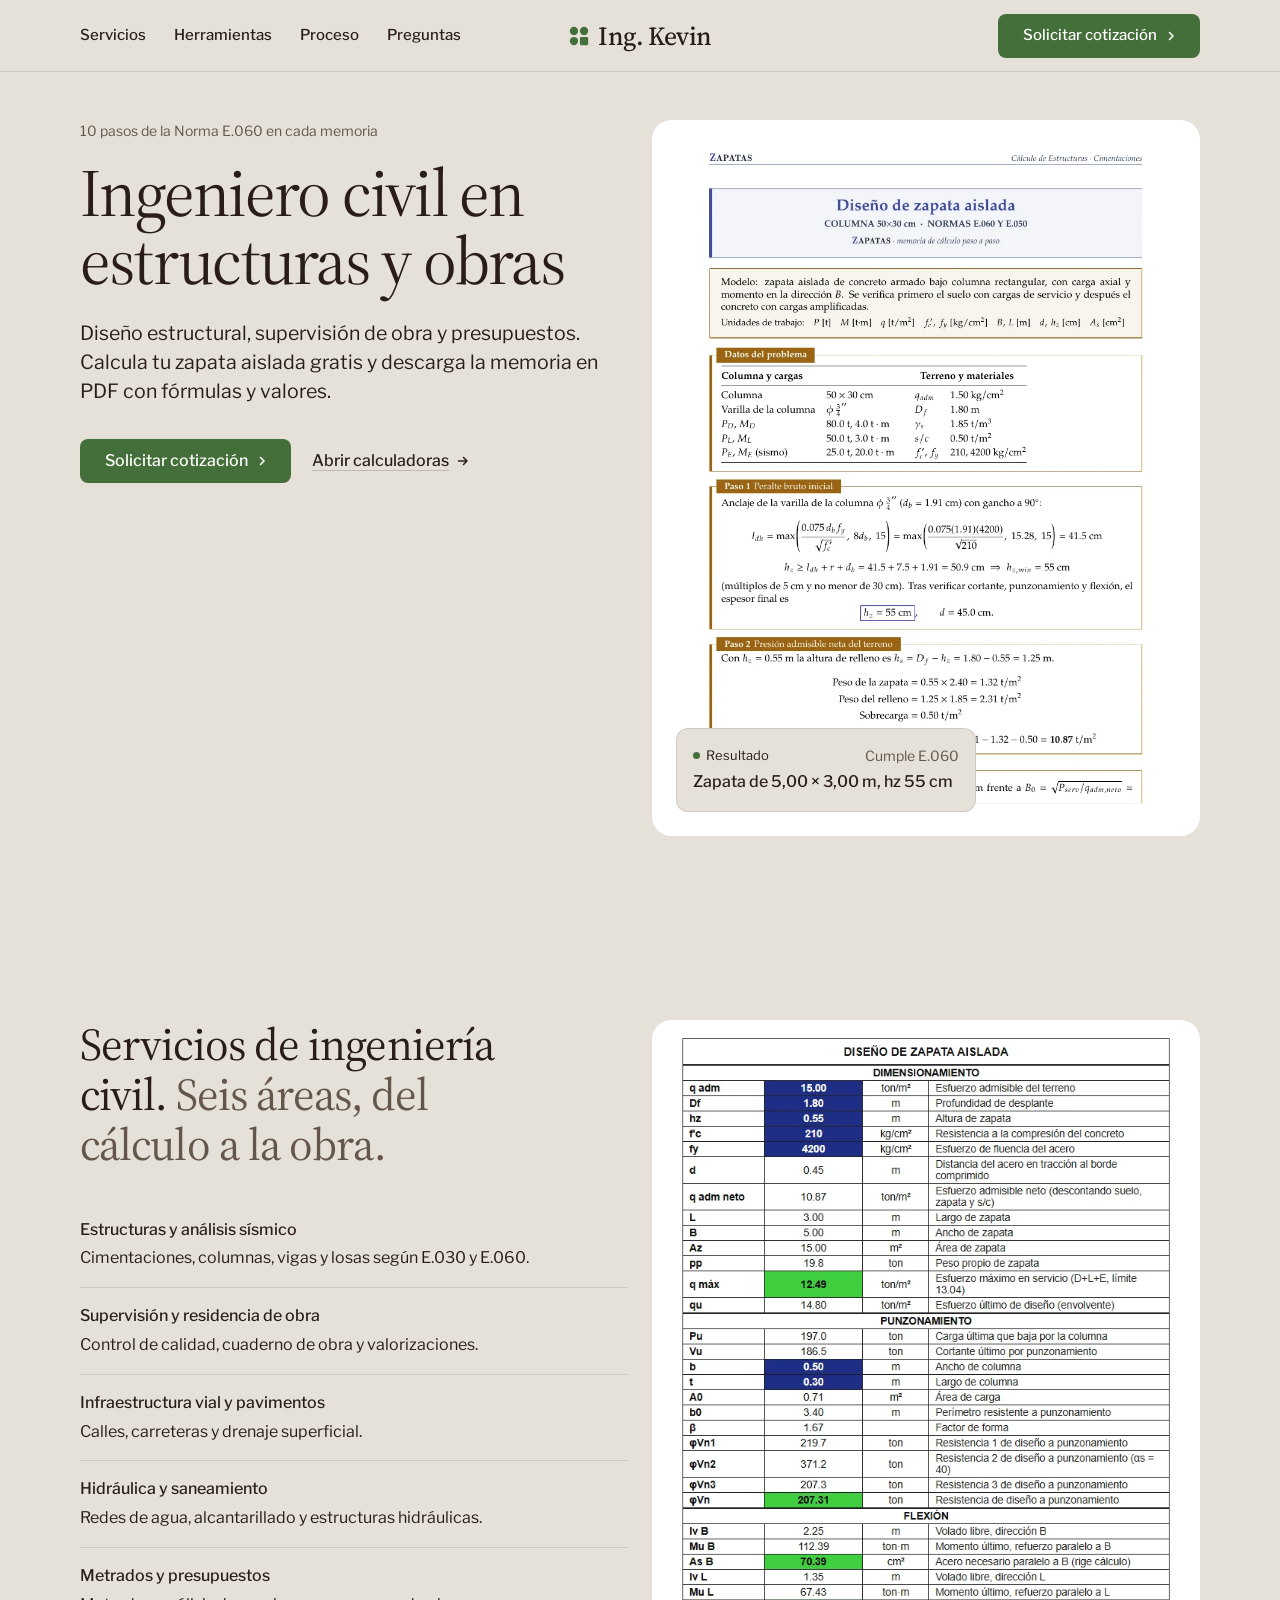
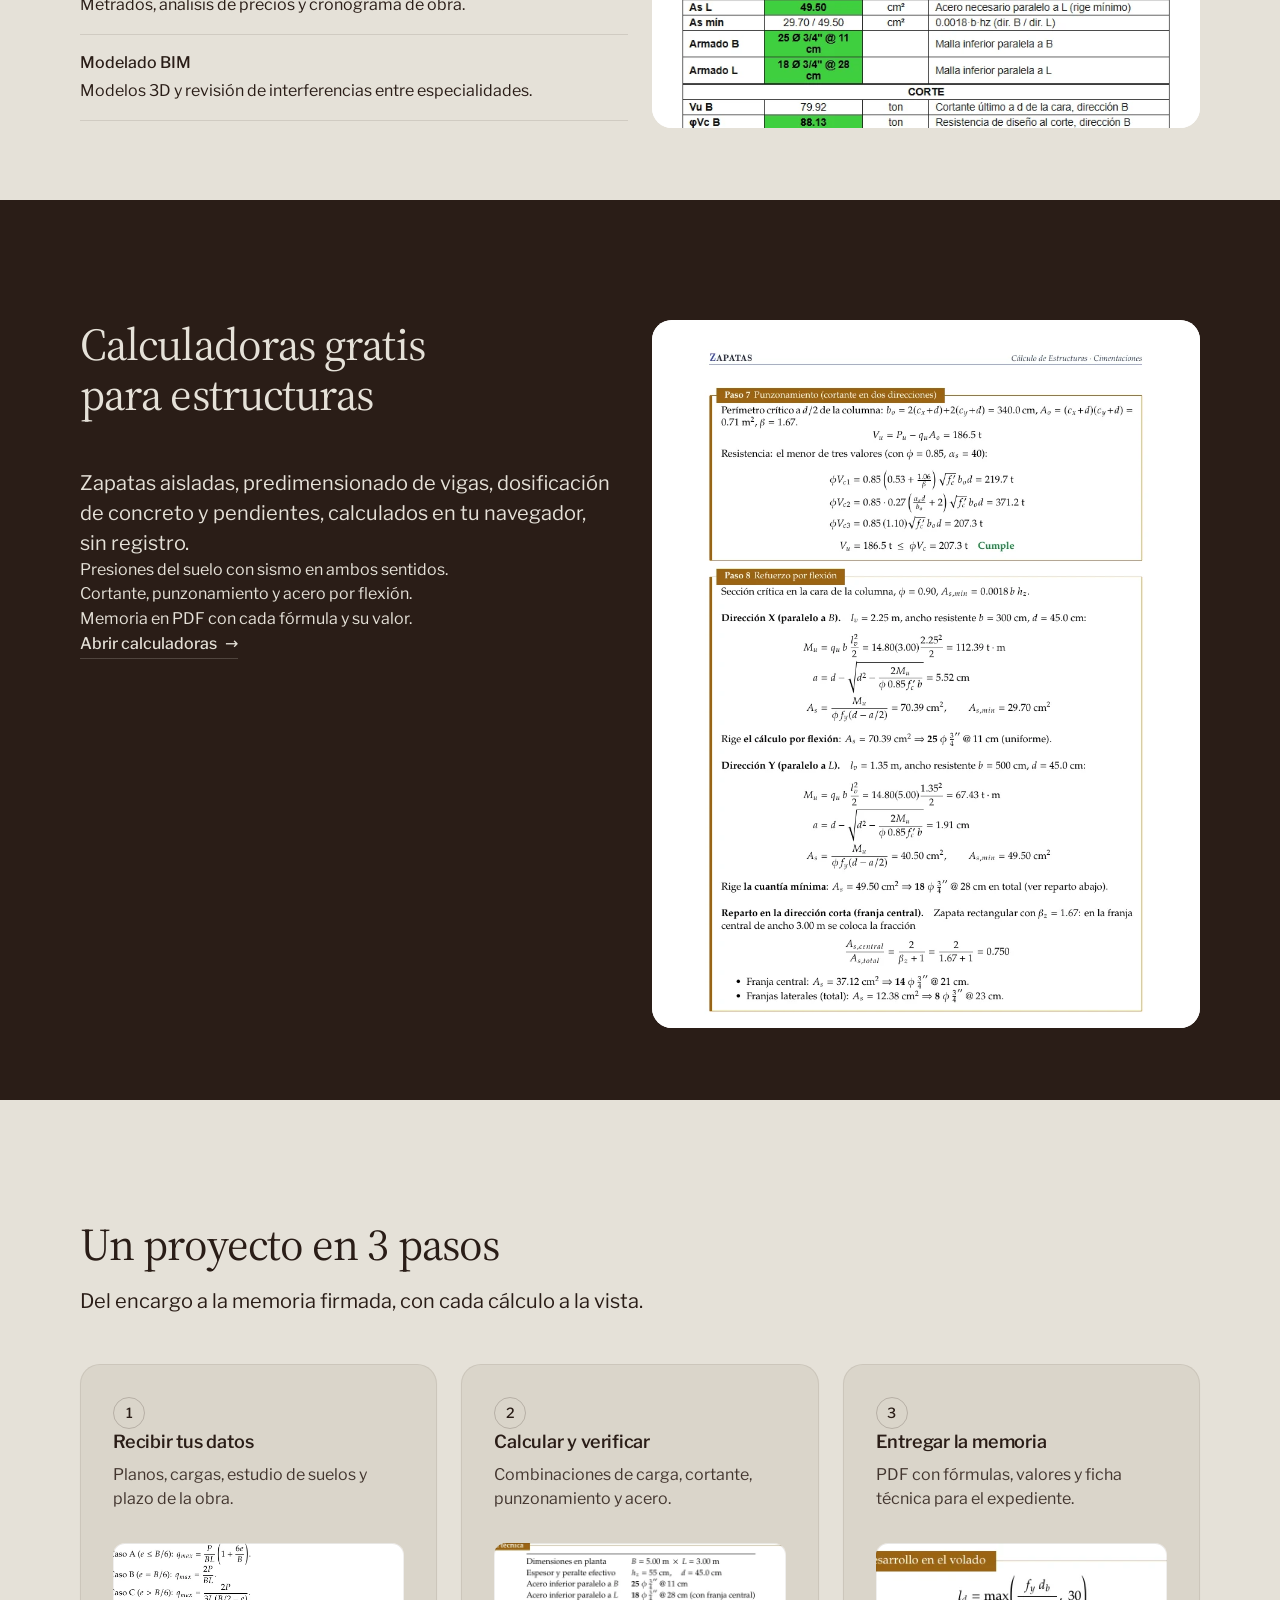
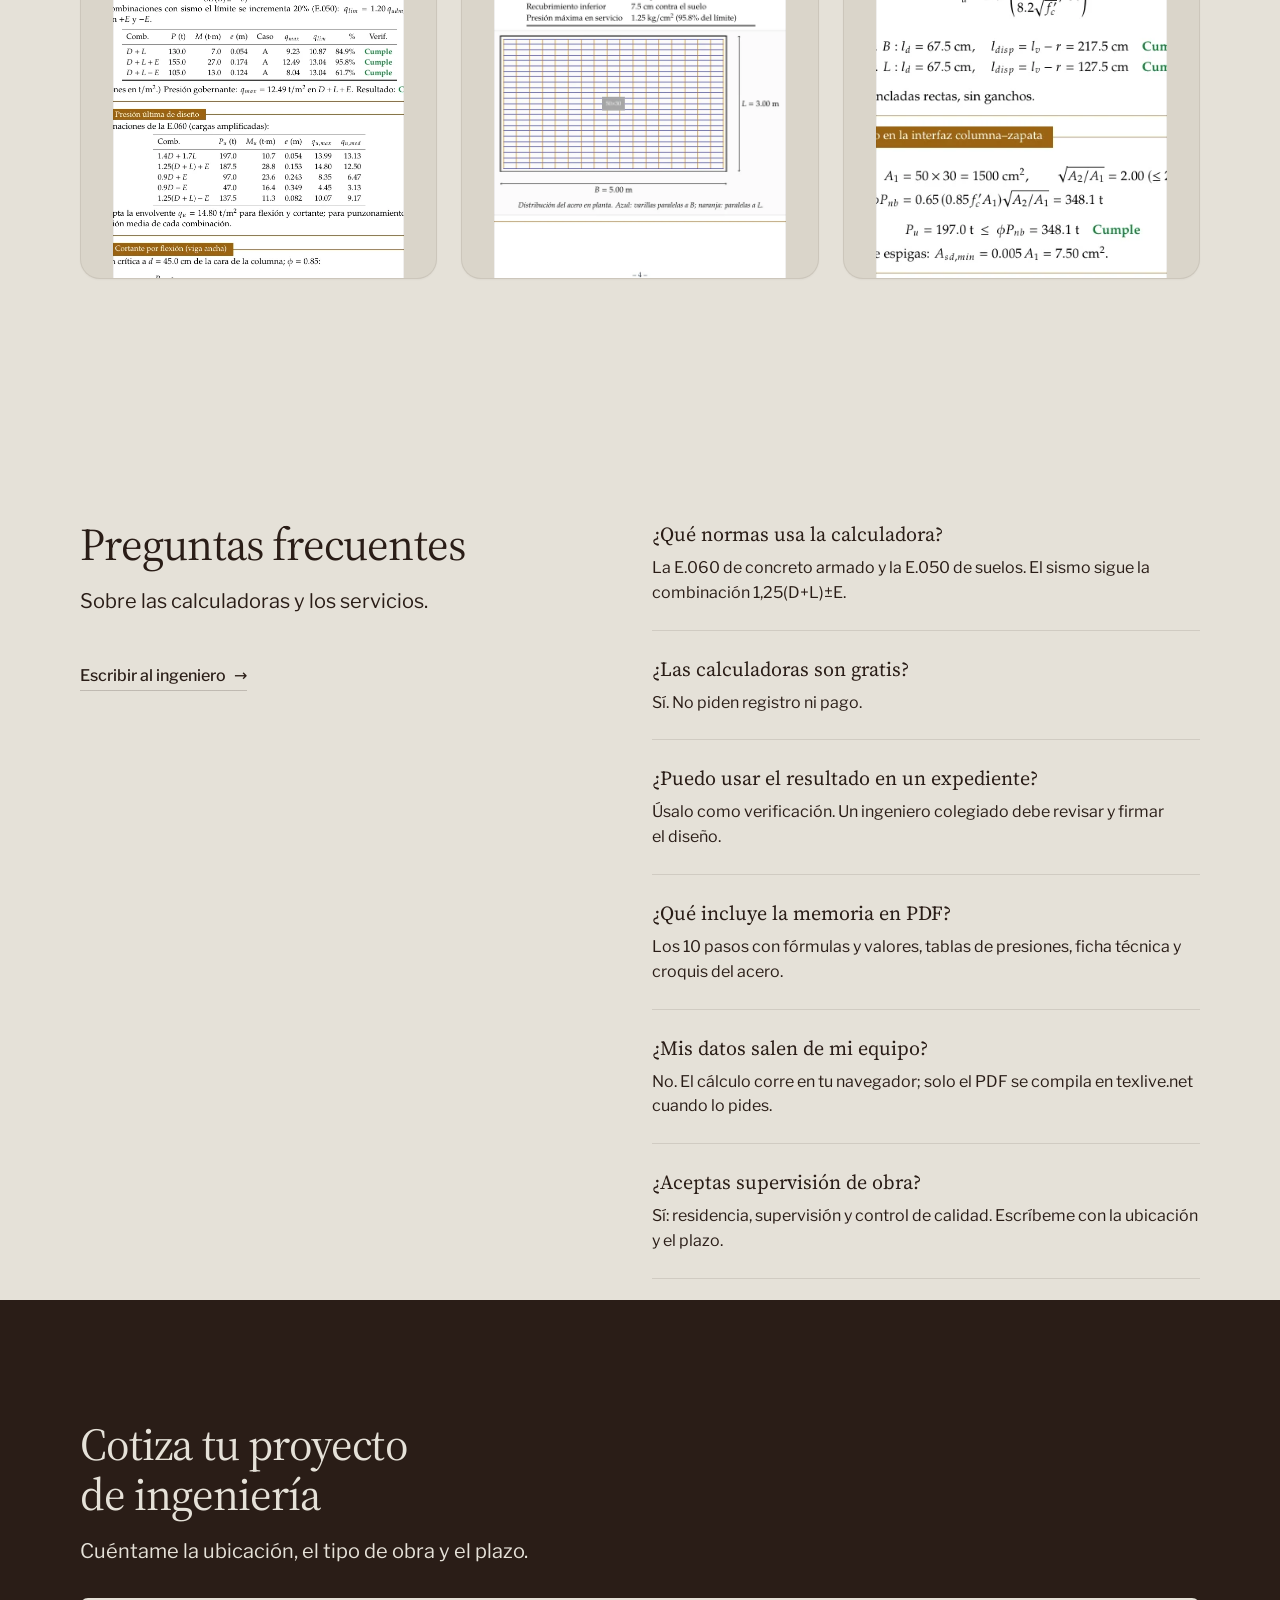
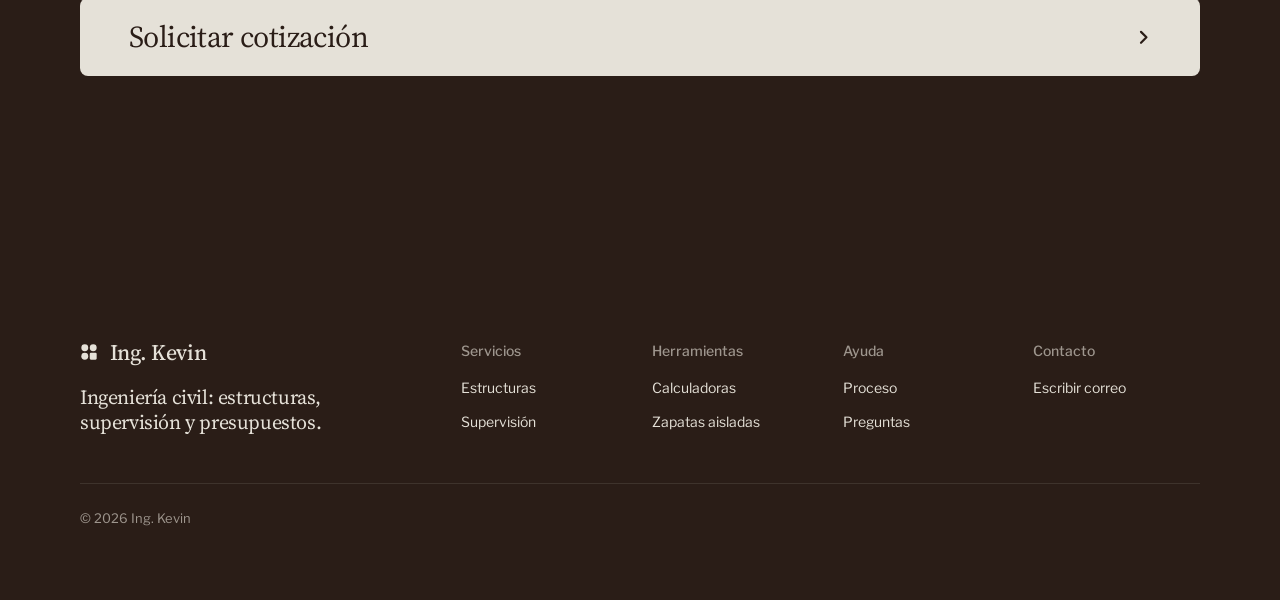
<file: index.html>
<!doctype html>
<!-- data-type: service (plan line 1). Sin fotografías de construcción en la biblioteca de la skill: la imagen
     de cada sección es el trabajo real (memoria de cálculo en PDF y tabla resumen de la calculadora). -->
<html lang="es" data-type="service" data-radius="soft" data-buttons="arrow" data-motion>
<head>
<meta charset="utf-8">
<meta name="viewport" content="width=device-width, initial-scale=1, viewport-fit=cover">
<title>Ing. Kevin: ingeniero civil en estructuras y obras</title>
<meta name="description" content="Diseño estructural, supervisión de obra y presupuestos. Calculadoras gratis de zapatas con memoria en PDF según la Norma E.060.">
<meta name="site-kind" content="other">
<meta name="page-type" content="service">
<link rel="preconnect" href="https://fonts.googleapis.com">
<link rel="preconnect" href="https://fonts.gstatic.com" crossorigin>
<link href="https://fonts.googleapis.com/css2?family=Source+Serif+4:opsz,wght@8..60,400..700&family=Libre+Franklin:wght@400..600&display=swap" rel="stylesheet">
<link rel="stylesheet" href="assets/system.css">
<link rel="stylesheet" href="assets/ui/cards.css">
<link rel="stylesheet" href="assets/motion/motion.css">
<link rel="stylesheet" href="assets/backgrounds/backgrounds.css">
<link rel="stylesheet" href="assets/layout/layout.css">
<link rel="stylesheet" href="assets/icons/icon.css">
<style>
:root {
  --p-bg: #e5e1d8; --p-surface: #dad5ca; --p-ink: #2a1d17; --p-muted: #65564c;
  --p-accent: #456f3a; --p-accent-ink: #ffffff; --p-action: #456f3a; --p-action-ink: #ffffff;
  --p-inv-bg: #2a1d17; --p-inv-surface: #352822; --p-inv-ink: #e5e1d8; --p-inv-muted: #9e968e;
  --p-inv-accent: #e5e1d8; --p-inv-accent-ink: #2a1d17; --p-inv-action: #e5e1d8; --p-inv-action-ink: #2a1d17;
  --font-display: "Source Serif 4", Georgia, serif;
  --font-text: "Libre Franklin", system-ui, sans-serif;
  --display-weight: 400;
  --display-tracking: -0.02em;
  --display-tracking-xl: -0.026em;
}
/* page CSS: solo dentro de una imagen */
.doc-shot { background: #fff; }
.doc-shot img { object-position: 50% 0; }
#proceso .panel { --p-h: 336px; }
.faq .faq__item h3 { font-family: var(--font-display); font-weight: 400; }
@media (min-width: 640px) and (max-width: 1023px) { #servicios .frame--fill { height: auto; flex: none; min-height: 0; aspect-ratio: 5 / 2; } }
@media (min-width: 1024px) and (max-width: 1279px) { #preguntas { --h: 2; } #preguntas .faq__item { padding-block: 40px; } #proceso { --h: 1; } #proceso .grid > .card { grid-column: span 4; } #proceso .panel { --p-h: 220px; } }
@media (max-width: 639px) { #preguntas { --hm: 2; } #preguntas .faq__item { padding-block: 34px; } }
@media (min-width: 640px) and (max-width: 1023px) { #proceso { --h: 2; } }
@media (min-width: 1024px) and (max-width: 1279px) { #servicios { --h: 2; } }
@media (max-width: 639px) { #servicios { --hm: 2; } #servicios .frame--fill { min-height: 520px; } }
@media (max-width: 639px) { #proceso { --hm: 2; } #proceso .panel { --p-h: 220px; } }
</style>
</head>
<body>
<!-- type: service
     deal: hero split (--has ui), nav nav-split, footer footer-dark, close close-type, rhythm dark-band,
           buttons arrow, mark dots, palette green-mat-chocolate, pairing source-serif, radius soft
     plan: hero (memoria PDF, 1) · servicios (services-list + tabla resumen, 1) · herramientas (dark band,
           split-text-left + memoria PDF, 1) · proceso (steps, 1) · preguntas (faq, 1) · footer.closing (1) -->

<header class="nav nav--split">
  <div class="wrap nav__bar">
    <a class="nav__logo" href="#top"><span class="mark" data-mark="dots" aria-hidden="true"></span>Ing. Kevin</a>
    <nav class="nav__links" aria-label="Principal">
      <div class="nav__item"><a class="nav__link" href="#servicios">Servicios</a></div>
      <div class="nav__item"><a class="nav__link" href="herramientas.html">Herramientas</a></div>
      <div class="nav__item"><a class="nav__link" href="#proceso">Proceso</a></div>
      <div class="nav__item"><a class="nav__link" href="#preguntas">Preguntas</a></div>
    </nav>
    <div class="nav__actions">
      <a class="btn btn--primary" href="mailto:consultas@ing-kevin.example">Solicitar cotización<svg class="m-arrow" viewBox="0 0 12 12" aria-hidden="true"><path class="m-arrow__stem" d="M1 6h8"/><path class="m-arrow__head" d="M4.5 2.5 8 6l-3.5 3.5"/></svg></a>
    </div>
    <button class="nav__toggle" type="button" aria-expanded="false" aria-label="Menú"><svg width="18" height="18" viewBox="0 0 18 18" aria-hidden="true"><path d="M2 5h14M2 13h14" stroke="currentColor" stroke-width="1.6" stroke-linecap="round"/></svg></button>
  </div>
</header>

<main id="top">
  <section class="hero hero--split" aria-labelledby="hero-h">
    <div class="wrap"><div class="hero-text grid hero__grid">
      <div class="hero__text span-6">
        <p class="hero__kicker">10 pasos de la Norma E.060 en cada memoria</p>
        <h1 id="hero-h">Ingeniero civil en estructuras y obras</h1>
        <p class="hero__lead">Diseño estructural, supervisión de obra y presupuestos. Calcula tu zapata aislada gratis y descarga la memoria en PDF con fórmulas y valores.</p>
        <div class="btn-row">
          <a class="btn btn--primary" href="mailto:consultas@ing-kevin.example">Solicitar cotización<svg class="m-arrow" viewBox="0 0 12 12" aria-hidden="true"><path class="m-arrow__stem" d="M1 6h8"/><path class="m-arrow__head" d="M4.5 2.5 8 6l-3.5 3.5"/></svg></a>
          <a class="btn btn--secondary" href="herramientas.html">Abrir calculadoras</a>
        </div>
      </div>
      <div class="hero__media doc-shot span-6 start-7">
        <img src="assets/img/memoria-datos.webp" alt="Primera página de la memoria de cálculo de una zapata aislada: datos del problema y pasos 1 a 3" width="990" height="1400" fetchpriority="high" data-source="client" data-subject="memoria de cálculo">
        <div class="ly-float">
          <div class="ly-float__row"><span class="ly-live">Resultado</span><span>Cumple E.060</span></div>
          <div class="ly-float__title">Zapata de 5,00 × 3,00 m, hz 55 cm</div>
        </div>
      </div>
    </div></div>
  </section>

  <section class="section" id="servicios" aria-labelledby="servicios-h">
    <div class="wrap">
      <div class="grid grid--top fill">
        <div class="span-6">
          <div class="section-head">
            <h2 id="servicios-h">Servicios de ingeniería civil. <span class="muted">Seis áreas, del cálculo a la obra.</span></h2>
          </div>
          <ul class="rows">
            <li><span class="rows__name">Estructuras y análisis sísmico</span><p>Cimentaciones, columnas, vigas y losas según E.030 y E.060.</p></li>
            <li><span class="rows__name">Supervisión y residencia de obra</span><p>Control de calidad, cuaderno de obra y valorizaciones.</p></li>
            <li><span class="rows__name">Infraestructura vial y pavimentos</span><p>Calles, carreteras y drenaje superficial.</p></li>
            <li><span class="rows__name">Hidráulica y saneamiento</span><p>Redes de agua, alcantarillado y estructuras hidráulicas.</p></li>
            <li><span class="rows__name">Metrados y presupuestos</span><p>Metrados, análisis de precios y cronograma de obra.</p></li>
            <li><span class="rows__name">Modelado BIM</span><p>Modelos 3D y revisión de interferencias entre especialidades.</p></li>
          </ul>
        </div>
        <div class="frame frame--photo frame--fill doc-shot span-6 start-7">
          <img class="frame__img" src="assets/img/tabla-resumen.webp" alt="Tabla resumen de una zapata aislada con datos en azul y verificaciones en verde" width="720" height="1090" loading="lazy" data-source="client" data-subject="tabla resumen">
        </div>
      </div>
    </div>
  </section>

  <section class="section ground-inverse" id="herramientas" aria-labelledby="herramientas-h">
    <div class="wrap">
      <div class="grid grid--top fill">
        <div class="span-6">
          <div class="section-head">
            <h2 id="herramientas-h">Calculadoras gratis para estructuras</h2>
          </div>
          <p class="t-lead">Zapatas aisladas, predimensionado de vigas, dosificación de concreto y pendientes, calculados en tu navegador, sin registro.</p>
          <ul class="stack-3">
            <li>Presiones del suelo con sismo en ambos sentidos.</li>
            <li>Cortante, punzonamiento y acero por flexión.</li>
            <li>Memoria en PDF con cada fórmula y su valor.</li>
          </ul>
          <p><a class="link" href="herramientas.html">Abrir calculadoras</a></p>
        </div>
        <div class="frame frame--photo frame--fill doc-shot span-6 start-7">
          <img class="frame__img" src="assets/img/memoria-flexion.webp" alt="Pasos 7 y 8 de la memoria de cálculo: punzonamiento y refuerzo por flexión" width="990" height="1400" loading="lazy" data-source="client" data-subject="memoria de cálculo, pasos 7 y 8">
        </div>
      </div>
    </div>
  </section>

  <section class="section" id="proceso" aria-labelledby="proceso-h">
    <div class="wrap">
      <div class="section-head">
        <h2 id="proceso-h">Un proyecto en 3 pasos</h2>
        <p>Del encargo a la memoria firmada, con cada cálculo a la vista.</p>
      </div>
      <div class="grid">
        <article class="card card--row span-4">
          <span class="step-num">1</span>
          <h3>Recibir tus datos</h3>
          <p>Planos, cargas, estudio de suelos y plazo de la obra.</p>
          <div class="panel"><img class="frame__img" src="assets/img/paso-datos.webp" alt="Verificación de presiones del suelo en la memoria de cálculo" loading="lazy" data-source="client" data-subject="presiones"></div>
        </article>
        <article class="card card--row span-4">
          <span class="step-num">2</span>
          <h3>Calcular y verificar</h3>
          <p>Combinaciones de carga, cortante, punzonamiento y acero.</p>
          <div class="panel"><img class="frame__img" src="assets/img/paso-calculo.webp" alt="Croquis del acero de una zapata en planta" loading="lazy" data-source="client" data-subject="croquis"></div>
        </article>
        <article class="card card--row span-4">
          <span class="step-num">3</span>
          <h3>Entregar la memoria</h3>
          <p>PDF con fórmulas, valores y ficha técnica para el expediente.</p>
          <div class="panel"><img class="frame__img" src="assets/img/paso-memoria.webp" alt="Ficha técnica con las dimensiones y el armado de la zapata" loading="lazy" data-source="client" data-subject="ficha técnica"></div>
        </article>
      </div>
    </div>
  </section>

  <section class="section" id="preguntas" aria-labelledby="preguntas-h">
    <div class="wrap">
      <div class="grid fill">
        <div class="span-6">
          <div class="section-head">
            <h2 id="preguntas-h">Preguntas frecuentes</h2>
            <p>Sobre las calculadoras y los servicios.</p>
          </div>
          <p><a class="link" href="mailto:consultas@ing-kevin.example">Escribir al ingeniero</a></p>
        </div>
        <div class="faq span-6 start-7">
          <div class="faq__item"><h3>¿Qué normas usa la calculadora?</h3><p>La E.060 de concreto armado y la E.050 de suelos. El sismo sigue la combinación 1,25(D+L)±E.</p></div>
          <div class="faq__item"><h3>¿Las calculadoras son gratis?</h3><p>Sí. No piden registro ni pago.</p></div>
          <div class="faq__item"><h3>¿Puedo usar el resultado en un expediente?</h3><p>Úsalo como verificación. Un ingeniero colegiado debe revisar y firmar el diseño.</p></div>
          <div class="faq__item"><h3>¿Qué incluye la memoria en PDF?</h3><p>Los 10 pasos con fórmulas y valores, tablas de presiones, ficha técnica y croquis del acero.</p></div>
          <div class="faq__item"><h3>¿Mis datos salen de mi equipo?</h3><p>No. El cálculo corre en tu navegador; solo el PDF se compila en texlive.net cuando lo pides.</p></div>
          <div class="faq__item"><h3>¿Aceptas supervisión de obra?</h3><p>Sí: residencia, supervisión y control de calidad. Escríbeme con la ubicación y el plazo.</p></div>
        </div>
      </div>
    </div>
  </section>
</main>

<footer class="footer closing footer--dark ground-inverse" id="contact" aria-labelledby="close-h">
  <div class="wrap">
    <div class="closing__cta close--type">
      <div class="section-head">
        <h2 id="close-h">Cotiza tu proyecto de ingeniería</h2>
        <p>Cuéntame la ubicación, el tipo de obra y el plazo.</p>
      </div>
      <a class="btn btn--primary btn--xl btn--wide" href="mailto:consultas@ing-kevin.example">Solicitar cotización<svg class="m-arrow" viewBox="0 0 12 12" aria-hidden="true"><path class="m-arrow__stem" d="M1 6h8"/><path class="m-arrow__head" d="M4.5 2.5 8 6l-3.5 3.5"/></svg></a>
    </div>
    <div class="closing__links">
      <div class="grid">
        <div class="span-4 stack-4">
          <a class="nav__logo" href="#top"><span class="mark" data-mark="dots" aria-hidden="true"></span>Ing. Kevin</a>
          <p class="footer__lede">Ingeniería civil: estructuras, supervisión y presupuestos.</p>
        </div>
        <div class="span-2 footer__col"><h4>Servicios</h4><ul><li><a href="#servicios">Estructuras</a></li><li><a href="#servicios">Supervisión</a></li></ul></div>
        <div class="span-2 footer__col"><h4>Herramientas</h4><ul><li><a href="#herramientas">Calculadoras</a></li><li><a href="herramientas.html">Zapatas aisladas</a></li></ul></div>
        <div class="span-2 footer__col"><h4>Ayuda</h4><ul><li><a href="#proceso">Proceso</a></li><li><a href="#preguntas">Preguntas</a></li></ul></div>
        <div class="span-2 footer__col"><h4>Contacto</h4><ul><li><a href="mailto:consultas@ing-kevin.example">Escribir correo</a></li></ul></div>
      </div>
      <div class="footer__legal">
        <span>&copy; 2026 Ing. Kevin</span>
        <div class="socials"></div>
      </div>
    </div>
  </div>
</footer>

<script type="module" src="assets/system.js"></script>
<script type="module" src="assets/motion/motion.js"></script>
<script type="module" src="assets/layout/layout.js"></script>
<script type="module" src="assets/diagrams/mount.js"></script>
</body>
</html>
</file>
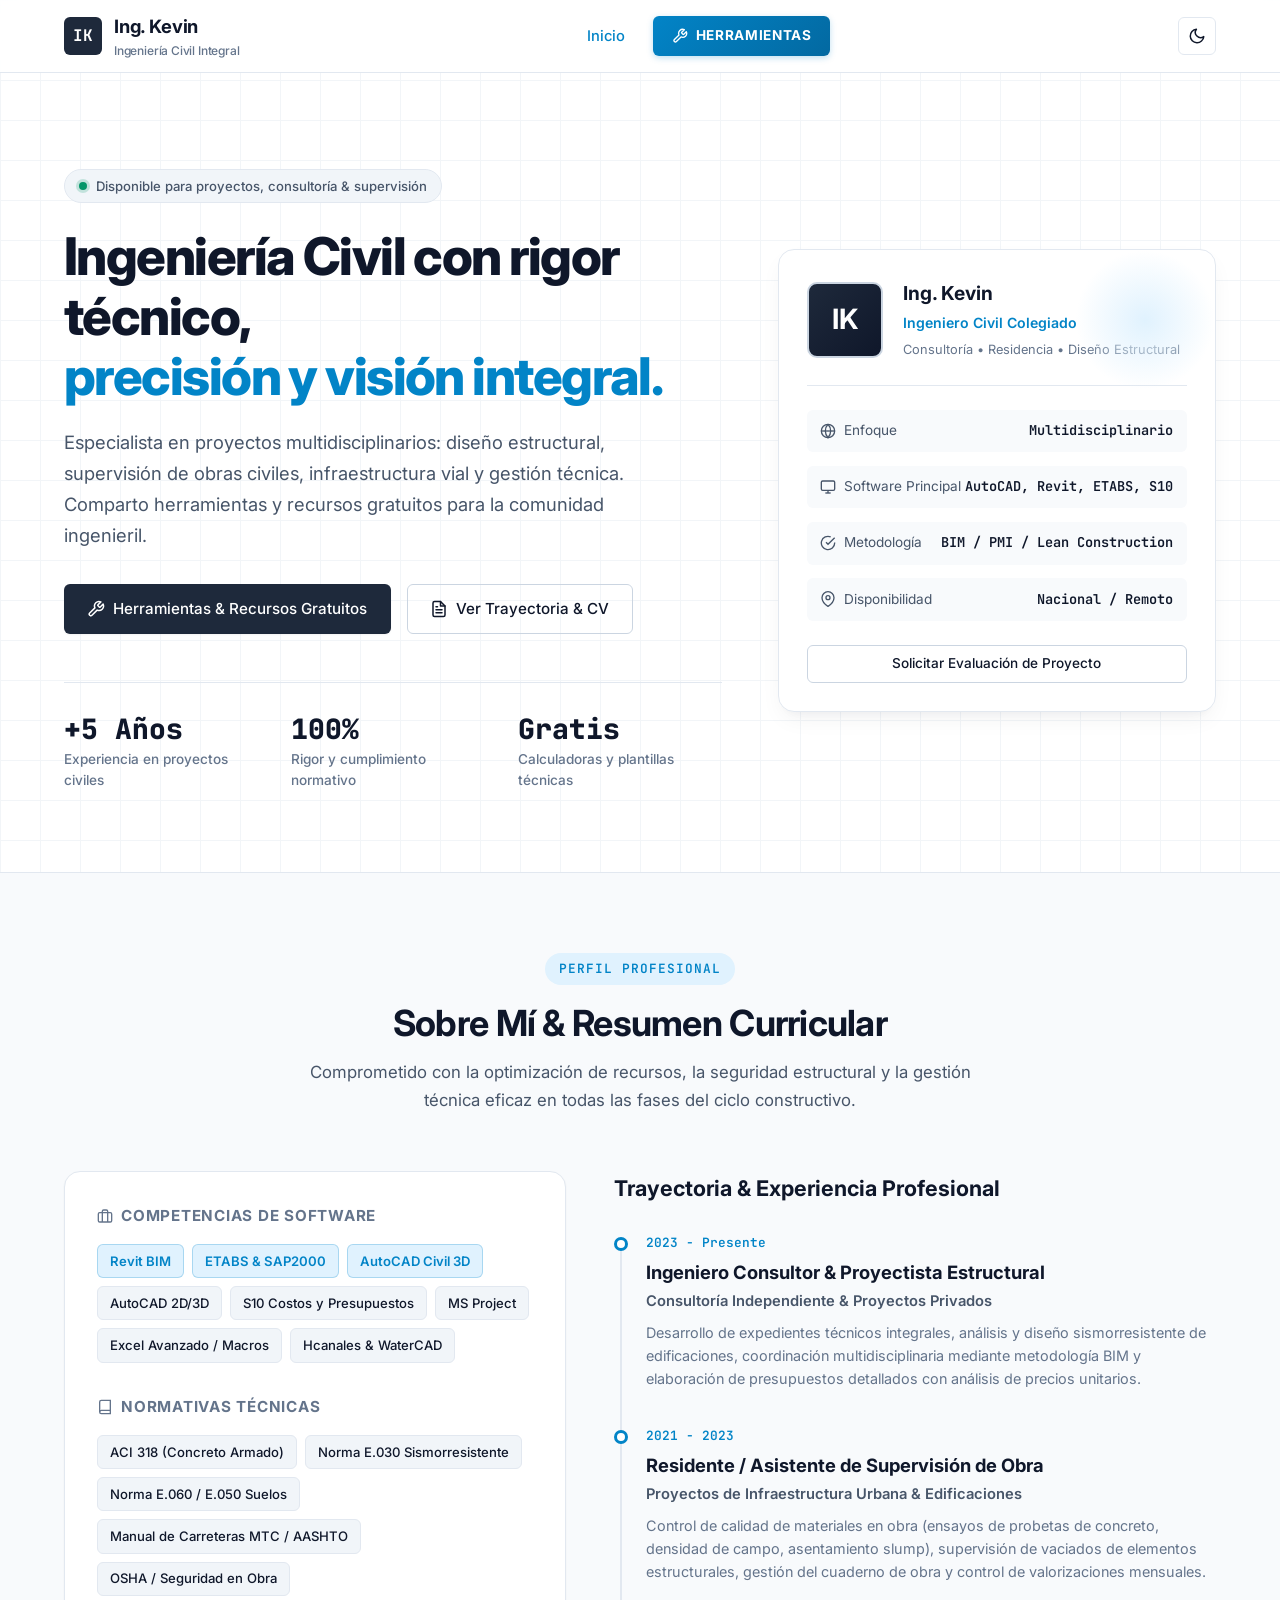
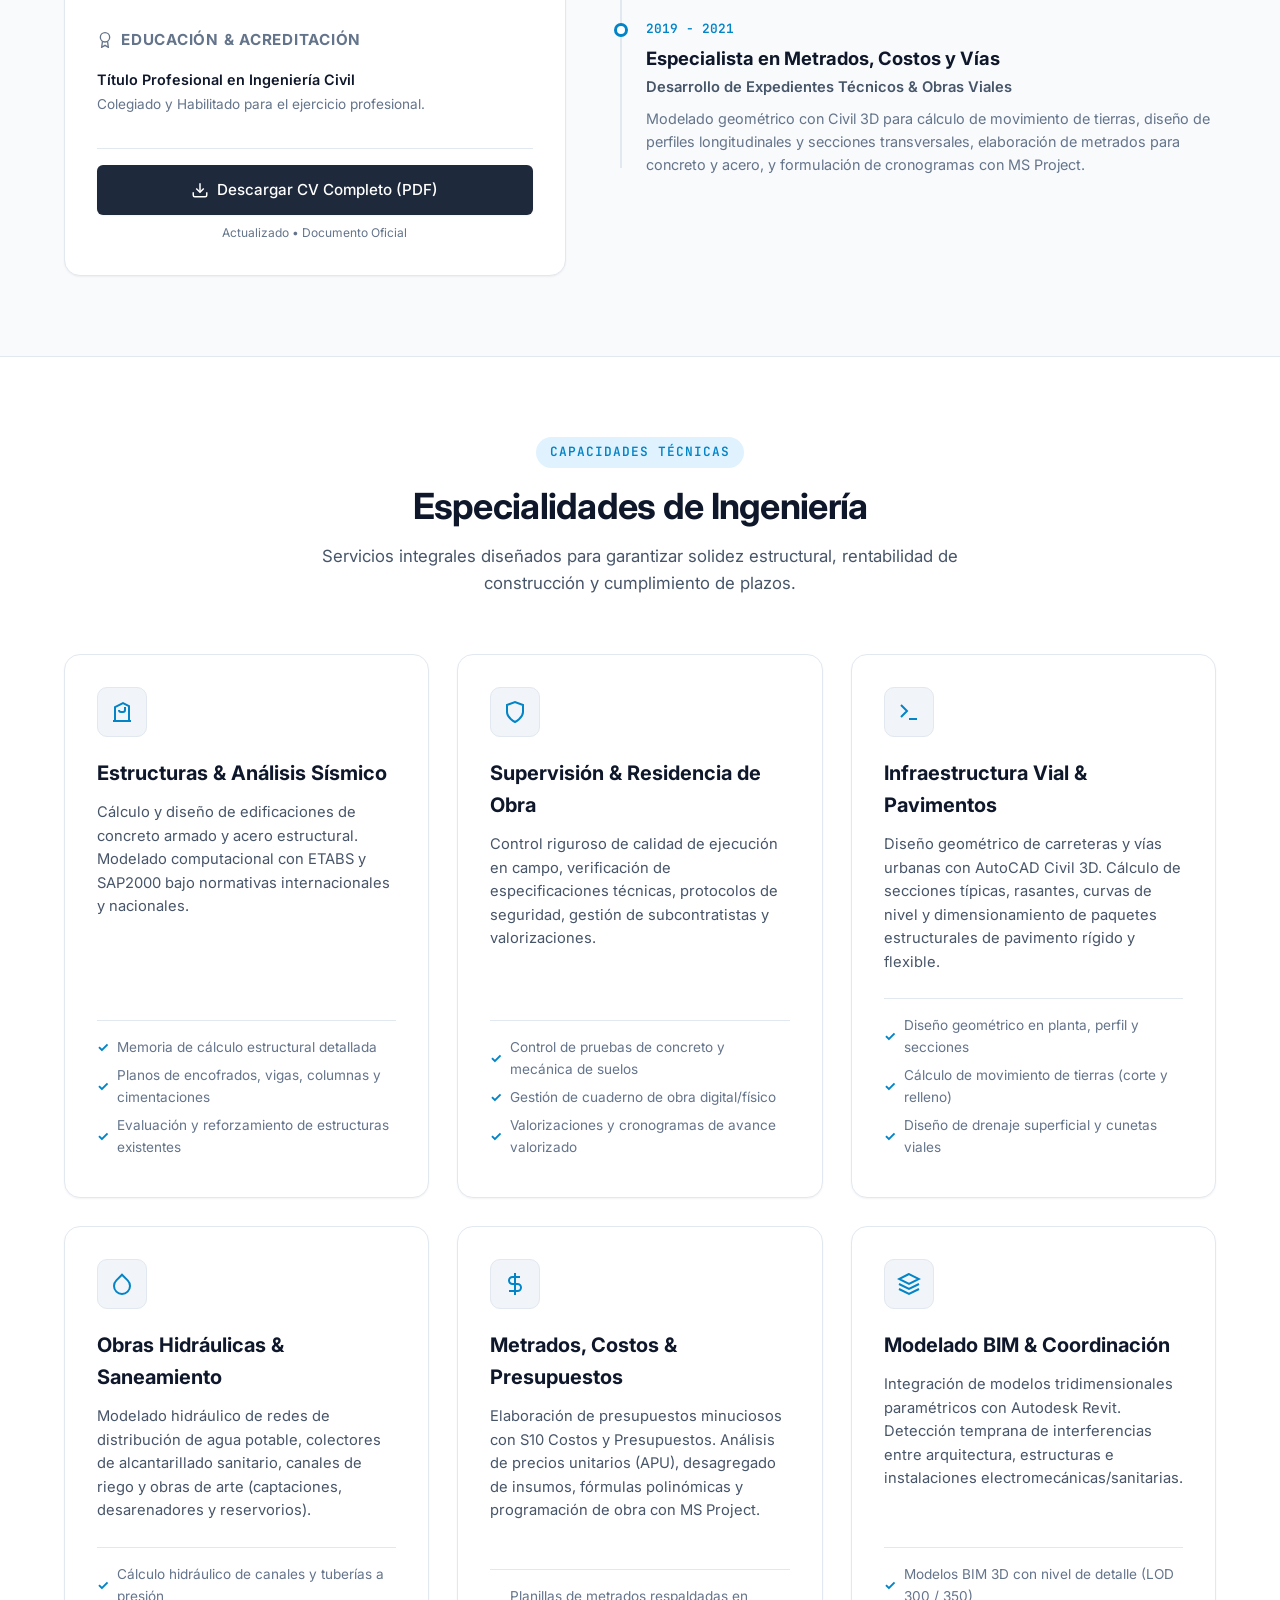
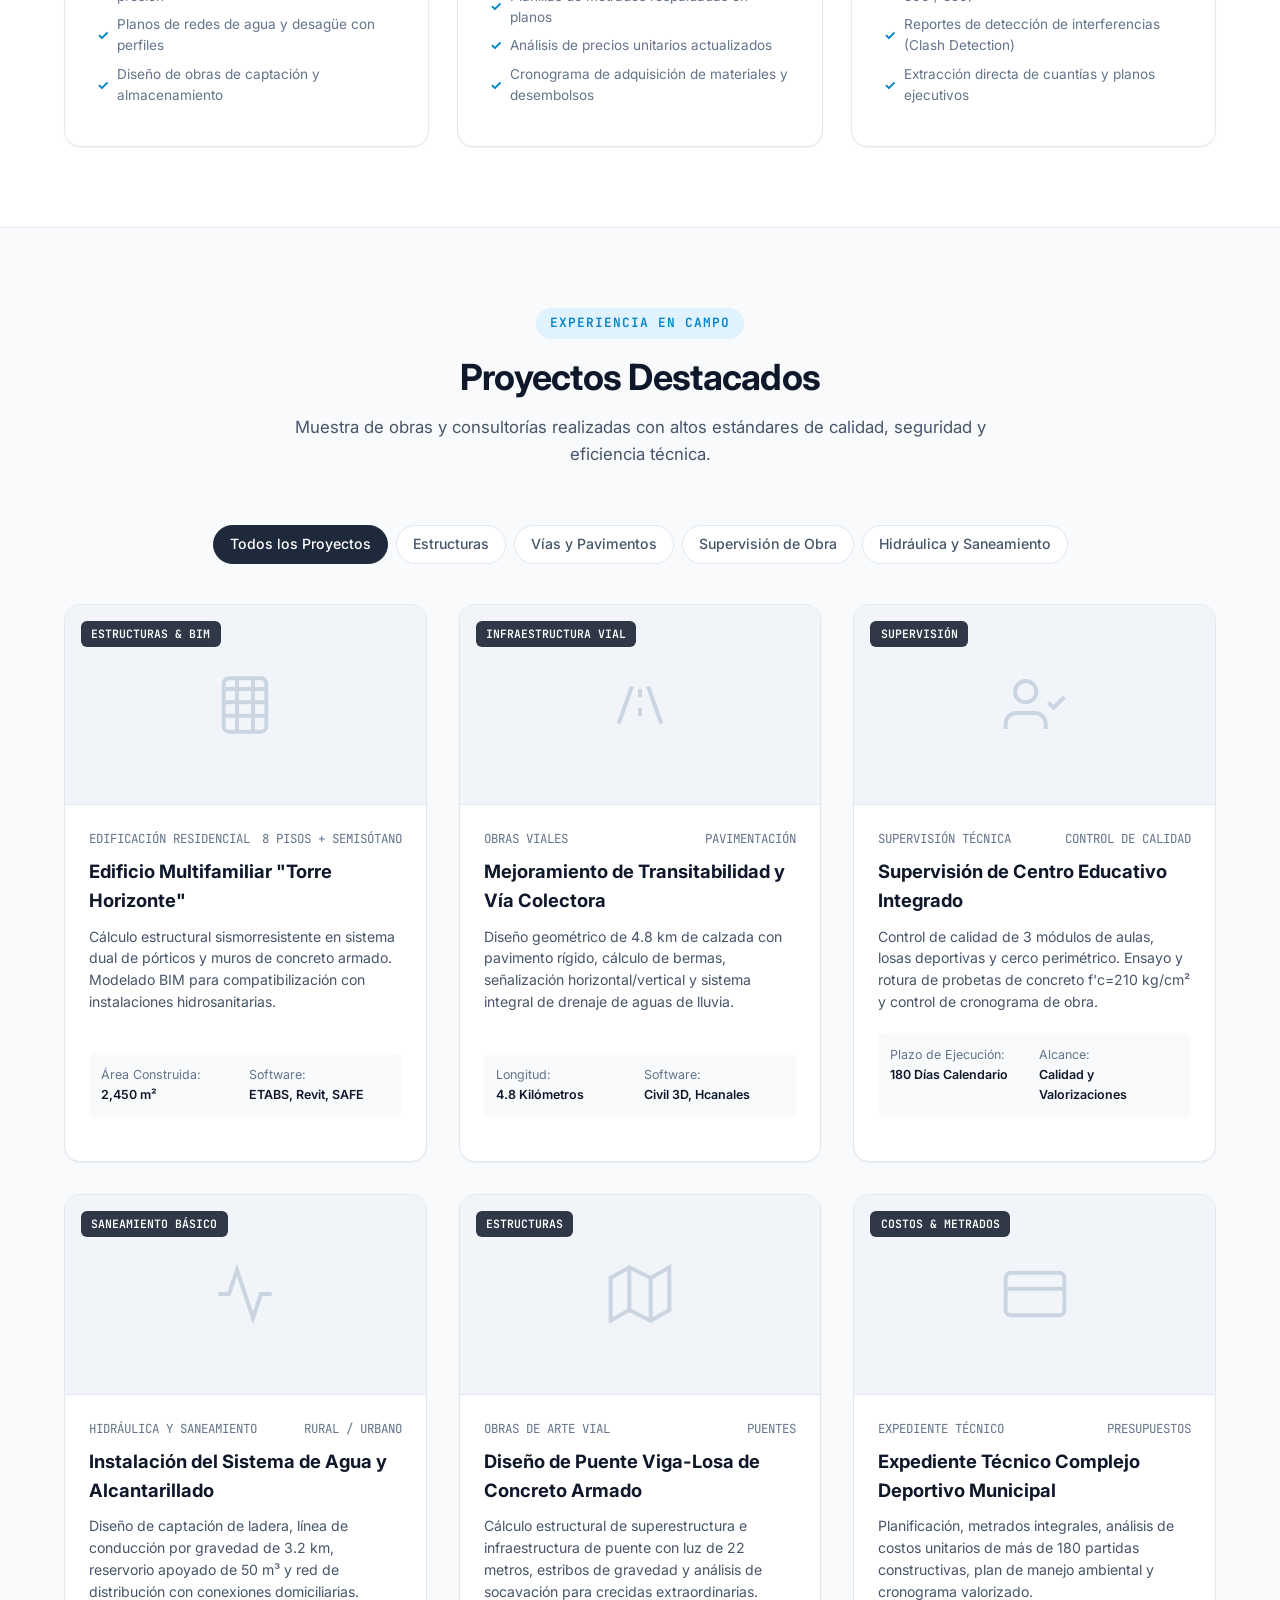
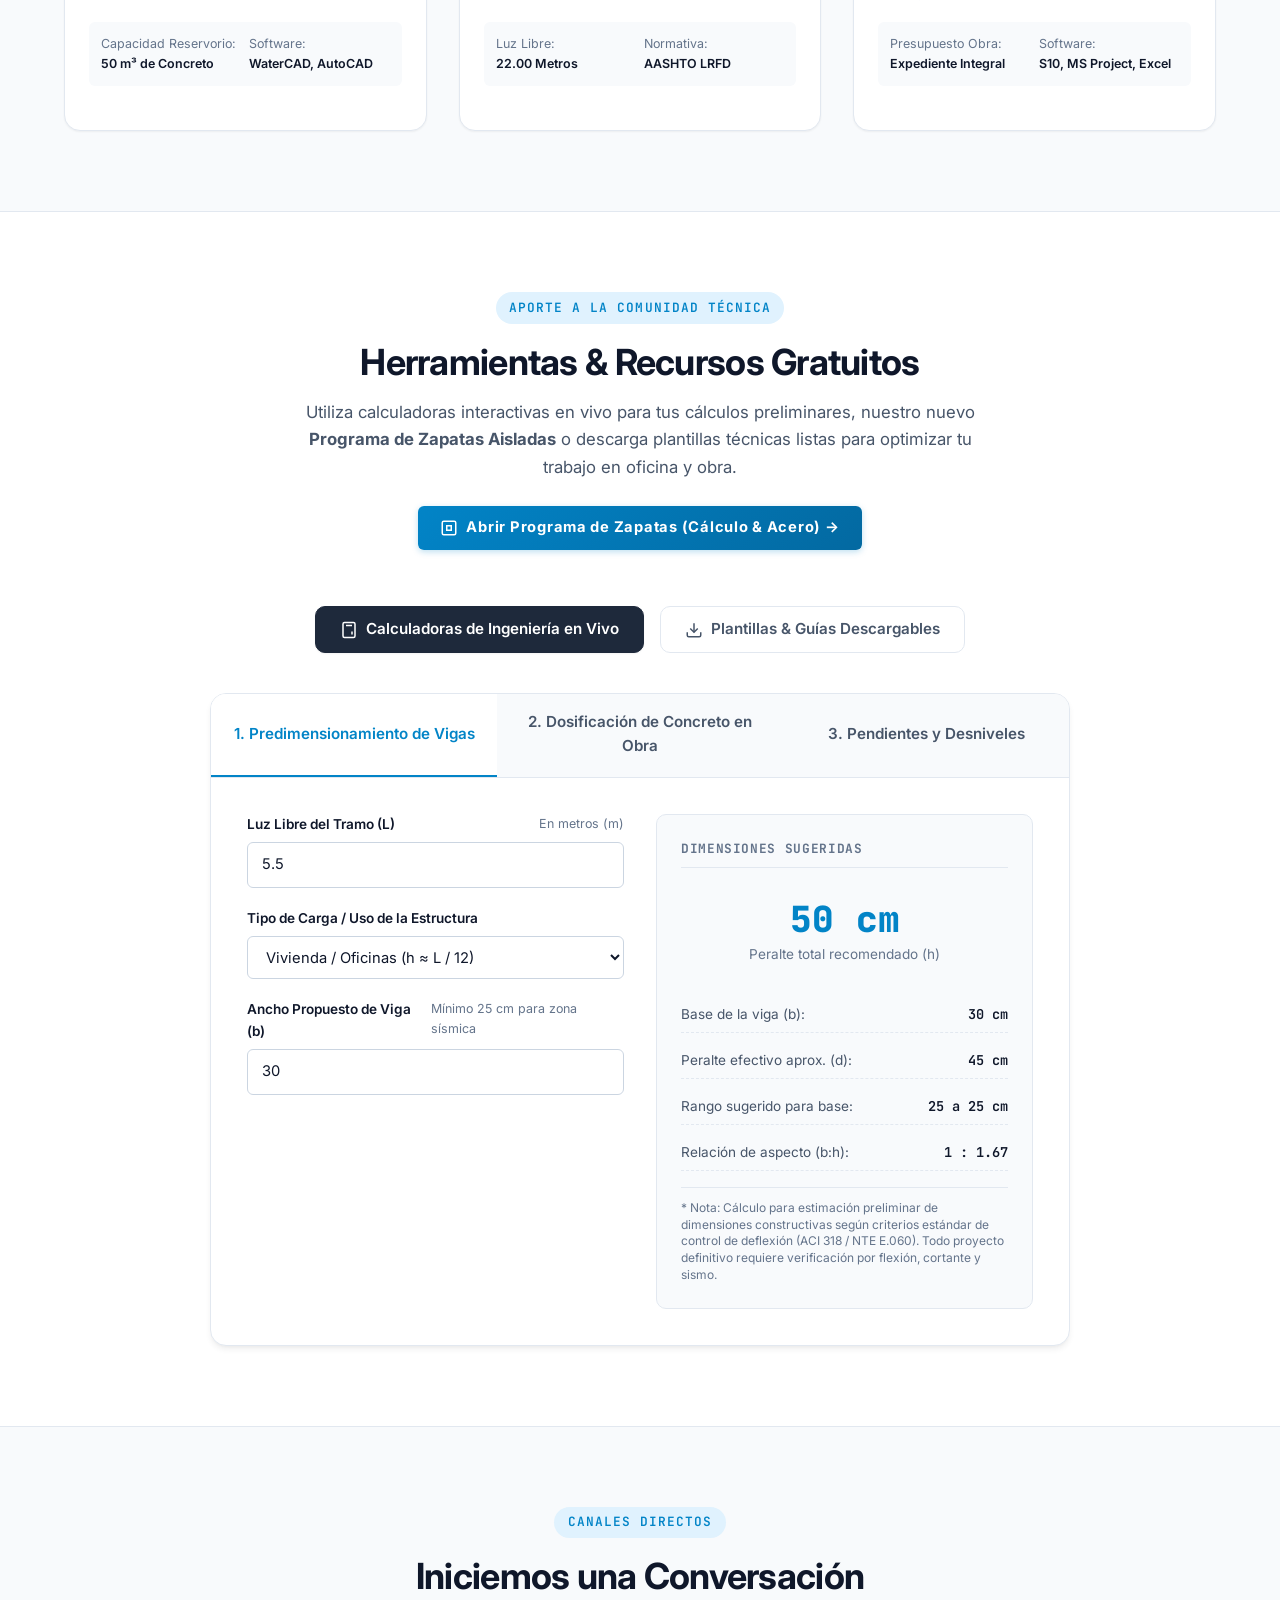
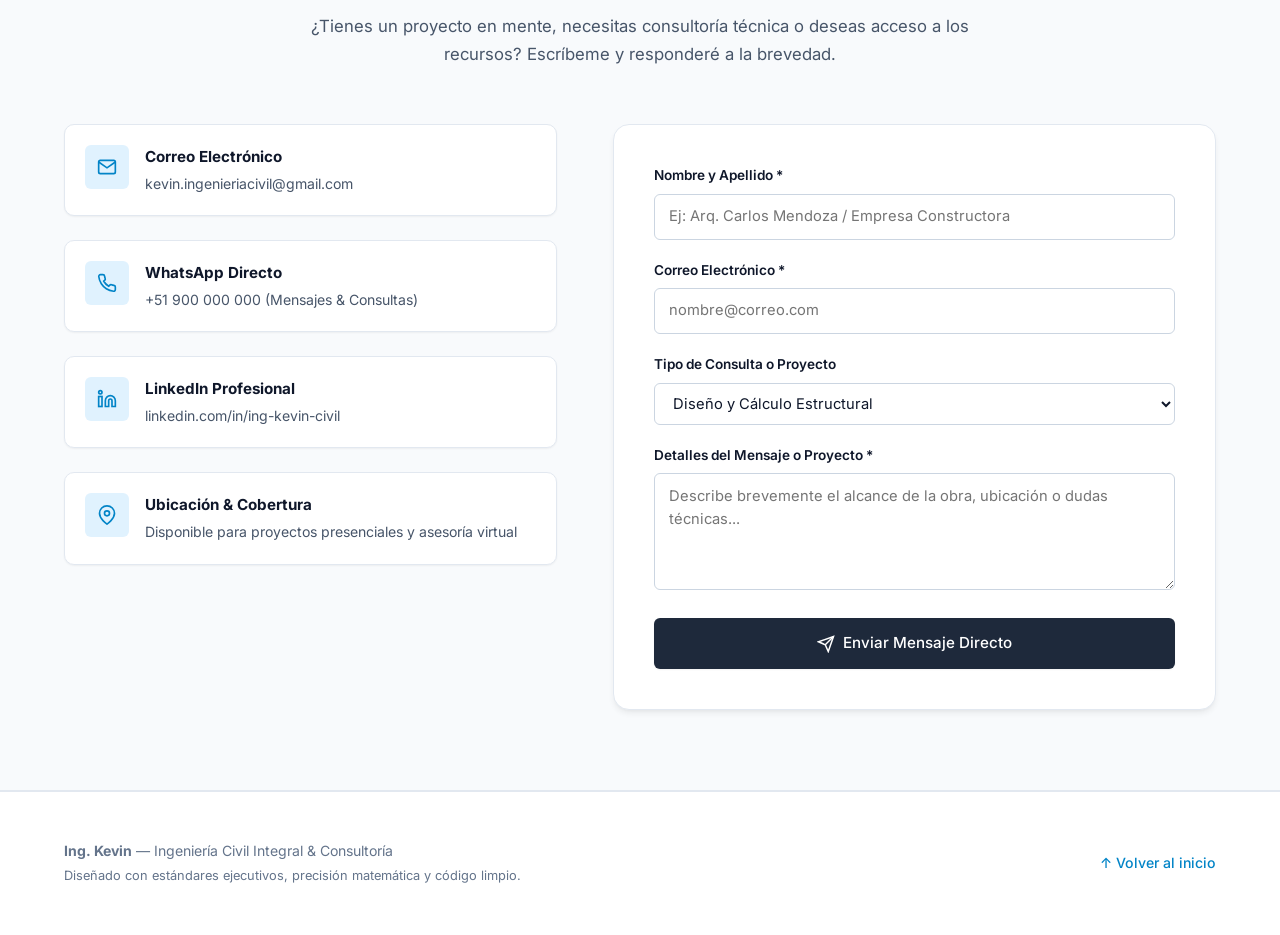
<file: respaldo-diseno-anterior/index.html>
<!DOCTYPE html>
<html lang="es" data-theme="light">
<head>
  <meta charset="UTF-8">
  <meta name="viewport" content="width=device-width, initial-scale=1.0">
  <title>Ing. Kevin | Ingeniería Civil Integral & Recursos Técnicos</title>
  <meta name="description" content="Portafolio profesional y recursos técnicos gratuitos de ingeniería civil: estructuras, supervisión de obra, vías, hidráulica y herramientas interactivas.">
  <meta name="keywords" content="Ingeniero Civil, Portafolio, CV, Recursos Gratuitos, Predimensionamiento, Dosificación Concreto, Supervisión de Obra, BIM">
  
  <!-- Tipografía Google Fonts (Inter + JetBrains Mono) -->
  <link rel="preconnect" href="https://fonts.googleapis.com">
  <link rel="preconnect" href="https://fonts.gstatic.com" crossorigin>
  <link href="https://fonts.googleapis.com/css2?family=Inter:wght@300;400;500;600;700;800&family=JetBrains+Mono:wght@400;500;600;700&display=swap" rel="stylesheet">
  
  <!-- Estilos Principales -->
  <link rel="stylesheet" href="css/styles.css">
</head>
<body>

  <!-- =================================================================
       BARRA DE NAVEGACIÓN
       ================================================================= -->
  <header class="navbar">
    <div class="container nav-container">
      <a href="#inicio" class="nav-brand">
        <div class="brand-icon">IK</div>
        <div>
          <span>Ing. Kevin</span>
          <span class="nav-tagline">Ingeniería Civil Integral</span>
        </div>
      </a>

      <nav>
        <ul class="nav-links" id="nav-links">
          <li><a href="index.html" class="nav-link active">Inicio</a></li>
          <li>
            <a href="herramientas.html" class="nav-btn-tools" title="Abrir Suite de Herramientas de Ingeniería Civil">
              <svg width="16" height="16" viewBox="0 0 24 24" fill="none" stroke="currentColor" stroke-width="2" stroke-linecap="round" stroke-linejoin="round">
                <path d="M14.7 6.3a1 1 0 0 0 0 1.4l1.6 1.6a1 1 0 0 0 1.4 0l3.77-3.77a6 6 0 0 1-7.94 7.94l-6.91 6.91a2.12 2.12 0 0 1-3-3l6.91-6.91a6 6 0 0 1 7.94-7.94l-3.76 3.76z"></path>
              </svg>
              HERRAMIENTAS
            </a>
          </li>
        </ul>
      </nav>

      <div class="nav-actions">
        <!-- Selector Modo Oscuro/Claro -->
        <button id="theme-toggle" class="theme-toggle" title="Cambiar tema claro/oscuro" aria-label="Cambiar tema">
          <span id="theme-icon">
            <svg width="18" height="18" viewBox="0 0 24 24" fill="none" stroke="currentColor" stroke-width="2" stroke-linecap="round" stroke-linejoin="round">
              <path d="M21 12.79A9 9 0 1 1 11.21 3 7 7 0 0 0 21 12.79z"></path>
            </svg>
          </span>
        </button>

        <!-- Botón Menú Móvil -->
        <button id="mobile-toggle" class="mobile-toggle" aria-label="Abrir menú">
          ☰
        </button>
      </div>
    </div>
  </header>

  <!-- =================================================================
       HERO SECTION (Inicio)
       ================================================================= -->
  <section id="inicio" class="section hero-section">
    <div class="container hero-grid">
      <div class="hero-text">
        <div class="hero-status">
          <span class="status-dot"></span>
          <span>Disponible para proyectos, consultoría & supervisión</span>
        </div>

        <h1 class="hero-title">
          Ingeniería Civil con rigor técnico,
          <span>precisión y visión integral.</span>
        </h1>

        <p class="hero-subtitle">
          Especialista en proyectos multidisciplinarios: diseño estructural, supervisión de obras civiles, infraestructura vial y gestión técnica. Comparto herramientas y recursos gratuitos para la comunidad ingenieril.
        </p>

        <div class="hero-cta">
          <a href="herramientas.html" class="btn btn-primary">
            <svg width="18" height="18" viewBox="0 0 24 24" fill="none" stroke="currentColor" stroke-width="2" stroke-linecap="round" stroke-linejoin="round">
              <path d="M14.7 6.3a1 1 0 0 0 0 1.4l1.6 1.6a1 1 0 0 0 1.4 0l3.77-3.77a6 6 0 0 1-7.94 7.94l-6.91 6.91a2.12 2.12 0 0 1-3-3l6.91-6.91a6 6 0 0 1 7.94-7.94l-3.76 3.76z"></path>
            </svg>
            Herramientas & Recursos Gratuitos
          </a>
          <a href="#sobre-mi" class="btn btn-outline">
            <svg width="18" height="18" viewBox="0 0 24 24" fill="none" stroke="currentColor" stroke-width="2" stroke-linecap="round" stroke-linejoin="round">
              <path d="M14 2H6a2 2 0 0 0-2 2v16a2 2 0 0 0 2 2h12a2 2 0 0 0 2-2V8z"></path>
              <polyline points="14 2 14 8 20 8"></polyline>
              <line x1="16" y1="13" x2="8" y2="13"></line>
              <line x1="16" y1="17" x2="8" y2="17"></line>
              <polyline points="10 9 9 9 8 9"></polyline>
            </svg>
            Ver Trayectoria & CV
          </a>
        </div>

        <div class="hero-stats">
          <div class="stat-item">
            <div class="stat-value">+5 Años</div>
            <div class="stat-label">Experiencia en proyectos civiles</div>
          </div>
          <div class="stat-item">
            <div class="stat-value">100%</div>
            <div class="stat-label">Rigor y cumplimiento normativo</div>
          </div>
          <div class="stat-item">
            <div class="stat-value">Gratis</div>
            <div class="stat-label">Calculadoras y plantillas técnicas</div>
          </div>
        </div>
      </div>

      <!-- Ficha Ejecutiva del Perfil -->
      <div class="hero-card">
        <div class="profile-preview">
          <div class="profile-avatar">
            IK
          </div>
          <div class="profile-info">
            <h4>Ing. Kevin</h4>
            <p>Ingeniero Civil Colegiado</p>
            <div class="profile-meta">Consultoría • Residencia • Diseño Estructural</div>
          </div>
        </div>

        <div class="card-metrics">
          <div class="metric-row">
            <span>
              <svg width="16" height="16" viewBox="0 0 24 24" fill="none" stroke="currentColor" stroke-width="2">
                <circle cx="12" cy="12" r="10"></circle>
                <path d="M12 2a14.5 14.5 0 0 0 0 20 14.5 14.5 0 0 0 0-20"></path>
                <path d="M2 12h20"></path>
              </svg>
              Enfoque
            </span>
            <span>Multidisciplinario</span>
          </div>

          <div class="metric-row">
            <span>
              <svg width="16" height="16" viewBox="0 0 24 24" fill="none" stroke="currentColor" stroke-width="2">
                <rect x="2" y="3" width="20" height="14" rx="2" ry="2"></rect>
                <line x1="8" y1="21" x2="16" y2="21"></line>
                <line x1="12" y1="17" x2="12" y2="21"></line>
              </svg>
              Software Principal
            </span>
            <span>AutoCAD, Revit, ETABS, S10</span>
          </div>

          <div class="metric-row">
            <span>
              <svg width="16" height="16" viewBox="0 0 24 24" fill="none" stroke="currentColor" stroke-width="2">
                <path d="M22 11.08V12a10 10 0 1 1-5.93-9.14"></path>
                <polyline points="22 4 12 14.01 9 11.01"></polyline>
              </svg>
              Metodología
            </span>
            <span>BIM / PMI / Lean Construction</span>
          </div>

          <div class="metric-row">
            <span>
              <svg width="16" height="16" viewBox="0 0 24 24" fill="none" stroke="currentColor" stroke-width="2">
                <path d="M21 10c0 7-9 13-9 13s-9-6-9-13a9 9 0 0 1 18 0z"></path>
                <circle cx="12" cy="10" r="3"></circle>
              </svg>
              Disponibilidad
            </span>
            <span>Nacional / Remoto</span>
          </div>
        </div>

        <div style="margin-top: 1.5rem; text-align: center;">
          <a href="#contacto" class="btn btn-outline btn-sm" style="width: 100%;">
            Solicitar Evaluación de Proyecto
          </a>
        </div>
      </div>
    </div>
  </section>

  <!-- =================================================================
       SECCIÓN: SOBRE MÍ & CV INTERACTIVO
       ================================================================= -->
  <section id="sobre-mi" class="section section-alt">
    <div class="container">
      <div class="section-header">
        <span class="section-tag">Perfil Profesional</span>
        <h2 class="section-title">Sobre Mí & Resumen Curricular</h2>
        <p class="section-description">
          Comprometido con la optimización de recursos, la seguridad estructural y la gestión técnica eficaz en todas las fases del ciclo constructivo.
        </p>
      </div>

      <div class="cv-grid">
        <!-- Barra Lateral del CV: Competencias, Software y Descarga -->
        <div class="cv-sidebar">
          <div class="cv-sidebar-block">
            <h4 class="cv-block-title">
              <svg width="16" height="16" viewBox="0 0 24 24" fill="none" stroke="currentColor" stroke-width="2">
                <rect x="2" y="7" width="20" height="14" rx="2" ry="2"></rect>
                <path d="M16 21V5a2 2 0 0 0-2-2h-4a2 2 0 0 0-2 2v16"></path>
              </svg>
              Competencias de Software
            </h4>
            <div class="skills-tags">
              <span class="skill-tag featured">Revit BIM</span>
              <span class="skill-tag featured">ETABS & SAP2000</span>
              <span class="skill-tag featured">AutoCAD Civil 3D</span>
              <span class="skill-tag">AutoCAD 2D/3D</span>
              <span class="skill-tag">S10 Costos y Presupuestos</span>
              <span class="skill-tag">MS Project</span>
              <span class="skill-tag">Excel Avanzado / Macros</span>
              <span class="skill-tag">Hcanales & WaterCAD</span>
            </div>
          </div>

          <div class="cv-sidebar-block">
            <h4 class="cv-block-title">
              <svg width="16" height="16" viewBox="0 0 24 24" fill="none" stroke="currentColor" stroke-width="2">
                <path d="M4 19.5A2.5 2.5 0 0 1 6.5 17H20"></path>
                <path d="M6.5 2H20v20H6.5A2.5 2.5 0 0 1 4 19.5v-15A2.5 2.5 0 0 1 6.5 2z"></path>
              </svg>
              Normativas Técnicas
            </h4>
            <div class="skills-tags">
              <span class="skill-tag">ACI 318 (Concreto Armado)</span>
              <span class="skill-tag">Norma E.030 Sismorresistente</span>
              <span class="skill-tag">Norma E.060 / E.050 Suelos</span>
              <span class="skill-tag">Manual de Carreteras MTC / AASHTO</span>
              <span class="skill-tag">OSHA / Seguridad en Obra</span>
            </div>
          </div>

          <div class="cv-sidebar-block">
            <h4 class="cv-block-title">
              <svg width="16" height="16" viewBox="0 0 24 24" fill="none" stroke="currentColor" stroke-width="2">
                <circle cx="12" cy="8" r="7"></circle>
                <polyline points="8.21 13.89 7 23 12 20 17 23 15.79 13.88"></polyline>
              </svg>
              Educación & Acreditación
            </h4>
            <p style="font-size: 0.9rem; font-weight: 600; color: var(--text-primary); margin-bottom: 0.2rem;">
              Título Profesional en Ingeniería Civil
            </p>
            <p style="font-size: 0.85rem; color: var(--text-muted); margin-bottom: 0.75rem;">
              Colegiado y Habilitado para el ejercicio profesional.
            </p>
          </div>

          <div style="padding-top: 1rem; border-top: 1px solid var(--border-subtle);">
            <a href="assets/docs/CV_Ing_Kevin.pdf" download class="btn btn-primary" style="width: 100%; justify-content: center;">
              <svg width="18" height="18" viewBox="0 0 24 24" fill="none" stroke="currentColor" stroke-width="2">
                <path d="M21 15v4a2 2 0 0 1-2 2H5a2 2 0 0 1-2-2v-4"></path>
                <polyline points="7 10 12 15 17 10"></polyline>
                <line x1="12" y1="15" x2="12" y2="3"></line>
              </svg>
              Descargar CV Completo (PDF)
            </a>
            <p style="font-size: 0.75rem; text-align: center; color: var(--text-muted); margin-top: 0.5rem;">
              Actualizado • Documento Oficial
            </p>
          </div>
        </div>

        <!-- Línea de Tiempo de Trayectoria -->
        <div>
          <h3 style="font-size: 1.35rem; font-weight: 700; margin-bottom: 1.75rem; color: var(--text-primary);">
            Trayectoria & Experiencia Profesional
          </h3>

          <div class="timeline">
            <div class="timeline-item">
              <div class="timeline-marker"></div>
              <div class="timeline-period">2023 - Presente</div>
              <h4 class="timeline-role">Ingeniero Consultor & Proyectista Estructural</h4>
              <div class="timeline-company">Consultoría Independiente & Proyectos Privados</div>
              <p class="timeline-desc">
                Desarrollo de expedientes técnicos integrales, análisis y diseño sismorresistente de edificaciones, coordinación multidisciplinaria mediante metodología BIM y elaboración de presupuestos detallados con análisis de precios unitarios.
              </p>
            </div>

            <div class="timeline-item">
              <div class="timeline-marker"></div>
              <div class="timeline-period">2021 - 2023</div>
              <h4 class="timeline-role">Residente / Asistente de Supervisión de Obra</h4>
              <div class="timeline-company">Proyectos de Infraestructura Urbana & Edificaciones</div>
              <p class="timeline-desc">
                Control de calidad de materiales en obra (ensayos de probetas de concreto, densidad de campo, asentamiento slump), supervisión de vaciados de elementos estructurales, gestión del cuaderno de obra y control de valorizaciones mensuales.
              </p>
            </div>

            <div class="timeline-item">
              <div class="timeline-marker"></div>
              <div class="timeline-period">2019 - 2021</div>
              <h4 class="timeline-role">Especialista en Metrados, Costos y Vías</h4>
              <div class="timeline-company">Desarrollo de Expedientes Técnicos & Obras Viales</div>
              <p class="timeline-desc">
                Modelado geométrico con Civil 3D para cálculo de movimiento de tierras, diseño de perfiles longitudinales y secciones transversales, elaboración de metrados para concreto y acero, y formulación de cronogramas con MS Project.
              </p>
            </div>
          </div>
        </div>
      </div>
    </div>
  </section>

  <!-- =================================================================
       SECCIÓN: ESPECIALIDADES MULTIDISCIPLINARIAS
       ================================================================= -->
  <section id="especialidades" class="section">
    <div class="container">
      <div class="section-header">
        <span class="section-tag">Capacidades Técnicas</span>
        <h2 class="section-title">Especialidades de Ingeniería</h2>
        <p class="section-description">
          Servicios integrales diseñados para garantizar solidez estructural, rentabilidad de construcción y cumplimiento de plazos.
        </p>
      </div>

      <div class="specialties-grid">
        <!-- 1. Estructuras -->
        <div class="specialty-card">
          <div class="specialty-icon">
            <svg width="24" height="24" viewBox="0 0 24 24" fill="none" stroke="currentColor" stroke-width="2">
              <path d="M3 21h18"></path>
              <path d="M5 21V7l8-4 6 3v15"></path>
              <path d="M9 10a2 2 0 0 0 2 2h2a2 2 0 0 0 2-2V7"></path>
            </svg>
          </div>
          <h3 class="specialty-title">Estructuras & Análisis Sísmico</h3>
          <p class="specialty-desc">
            Cálculo y diseño de edificaciones de concreto armado y acero estructural. Modelado computacional con ETABS y SAP2000 bajo normativas internacionales y nacionales.
          </p>
          <ul class="specialty-deliverables">
            <li>Memoria de cálculo estructural detallada</li>
            <li>Planos de encofrados, vigas, columnas y cimentaciones</li>
            <li>Evaluación y reforzamiento de estructuras existentes</li>
          </ul>
        </div>

        <!-- 2. Supervisión de Obras -->
        <div class="specialty-card">
          <div class="specialty-icon">
            <svg width="24" height="24" viewBox="0 0 24 24" fill="none" stroke="currentColor" stroke-width="2">
              <path d="M12 22s8-4 8-10V5l-8-3-8 3v7c0 6 8 10 8 10z"></path>
            </svg>
          </div>
          <h3 class="specialty-title">Supervisión & Residencia de Obra</h3>
          <p class="specialty-desc">
            Control riguroso de calidad de ejecución en campo, verificación de especificaciones técnicas, protocolos de seguridad, gestión de subcontratistas y valorizaciones.
          </p>
          <ul class="specialty-deliverables">
            <li>Control de pruebas de concreto y mecánica de suelos</li>
            <li>Gestión de cuaderno de obra digital/físico</li>
            <li>Valorizaciones y cronogramas de avance valorizado</li>
          </ul>
        </div>

        <!-- 3. Vías y Pavimentos -->
        <div class="specialty-card">
          <div class="specialty-icon">
            <svg width="24" height="24" viewBox="0 0 24 24" fill="none" stroke="currentColor" stroke-width="2">
              <polyline points="4 17 10 11 4 5"></polyline>
              <line x1="12" y1="19" x2="20" y2="19"></line>
            </svg>
          </div>
          <h3 class="specialty-title">Infraestructura Vial & Pavimentos</h3>
          <p class="specialty-desc">
            Diseño geométrico de carreteras y vías urbanas con AutoCAD Civil 3D. Cálculo de secciones típicas, rasantes, curvas de nivel y dimensionamiento de paquetes estructurales de pavimento rígido y flexible.
          </p>
          <ul class="specialty-deliverables">
            <li>Diseño geométrico en planta, perfil y secciones</li>
            <li>Cálculo de movimiento de tierras (corte y relleno)</li>
            <li>Diseño de drenaje superficial y cunetas viales</li>
          </ul>
        </div>

        <!-- 4. Hidráulica & Saneamiento -->
        <div class="specialty-card">
          <div class="specialty-icon">
            <svg width="24" height="24" viewBox="0 0 24 24" fill="none" stroke="currentColor" stroke-width="2">
              <path d="M12 2.69l5.66 5.66a8 8 0 1 1-11.31 0z"></path>
            </svg>
          </div>
          <h3 class="specialty-title">Obras Hidráulicas & Saneamiento</h3>
          <p class="specialty-desc">
            Modelado hidráulico de redes de distribución de agua potable, colectores de alcantarillado sanitario, canales de riego y obras de arte (captaciones, desarenadores y reservorios).
          </p>
          <ul class="specialty-deliverables">
            <li>Cálculo hidráulico de canales y tuberías a presión</li>
            <li>Planos de redes de agua y desagüe con perfiles</li>
            <li>Diseño de obras de captación y almacenamiento</li>
          </ul>
        </div>

        <!-- 5. Metrados, Costos y Presupuestos -->
        <div class="specialty-card">
          <div class="specialty-icon">
            <svg width="24" height="24" viewBox="0 0 24 24" fill="none" stroke="currentColor" stroke-width="2">
              <line x1="12" y1="1" x2="12" y2="23"></line>
              <path d="M17 5H9.5a3.5 3.5 0 0 0 0 7h5a3.5 3.5 0 0 1 0 7H6"></path>
            </svg>
          </div>
          <h3 class="specialty-title">Metrados, Costos & Presupuestos</h3>
          <p class="specialty-desc">
            Elaboración de presupuestos minuciosos con S10 Costos y Presupuestos. Análisis de precios unitarios (APU), desagregado de insumos, fórmulas polinómicas y programación de obra con MS Project.
          </p>
          <ul class="specialty-deliverables">
            <li>Planillas de metrados respaldadas en planos</li>
            <li>Análisis de precios unitarios actualizados</li>
            <li>Cronograma de adquisición de materiales y desembolsos</li>
          </ul>
        </div>

        <!-- 6. Modelado BIM & Coordinación Digital -->
        <div class="specialty-card">
          <div class="specialty-icon">
            <svg width="24" height="24" viewBox="0 0 24 24" fill="none" stroke="currentColor" stroke-width="2">
              <polygon points="12 2 2 7 12 12 22 7 12 2"></polygon>
              <polyline points="2 17 12 22 22 17"></polyline>
              <polyline points="2 12 12 17 22 12"></polyline>
            </svg>
          </div>
          <h3 class="specialty-title">Modelado BIM & Coordinación</h3>
          <p class="specialty-desc">
            Integración de modelos tridimensionales paramétricos con Autodesk Revit. Detección temprana de interferencias entre arquitectura, estructuras e instalaciones electromecánicas/sanitarias.
          </p>
          <ul class="specialty-deliverables">
            <li>Modelos BIM 3D con nivel de detalle (LOD 300 / 350)</li>
            <li>Reportes de detección de interferencias (Clash Detection)</li>
            <li>Extracción directa de cuantías y planos ejecutivos</li>
          </ul>
        </div>
      </div>
    </div>
  </section>

  <!-- =================================================================
       SECCIÓN: PORTAFOLIO DE PROYECTOS
       ================================================================= -->
  <section id="proyectos" class="section section-alt">
    <div class="container">
      <div class="section-header">
        <span class="section-tag">Experiencia en Campo</span>
        <h2 class="section-title">Proyectos Destacados</h2>
        <p class="section-description">
          Muestra de obras y consultorías realizadas con altos estándares de calidad, seguridad y eficiencia técnica.
        </p>
      </div>

      <!-- Filtros -->
      <div class="portfolio-filters">
        <button class="filter-btn active" data-filter="all">Todos los Proyectos</button>
        <button class="filter-btn" data-filter="estructuras">Estructuras</button>
        <button class="filter-btn" data-filter="vias">Vías y Pavimentos</button>
        <button class="filter-btn" data-filter="supervision">Supervisión de Obra</button>
        <button class="filter-btn" data-filter="hidraulica">Hidráulica y Saneamiento</button>
      </div>

      <div class="projects-grid">
        <!-- Proyecto 1 -->
        <div class="project-card" data-category="estructuras">
          <div class="project-thumb">
            <span class="project-badge">Estructuras & BIM</span>
            <svg viewBox="0 0 24 24" fill="none" stroke="currentColor" stroke-width="1.5">
              <rect x="4" y="2" width="16" height="20" rx="2" ry="2"></rect>
              <line x1="9" y1="22" x2="9" y2="2"></line>
              <line x1="15" y1="22" x2="15" y2="2"></line>
              <line x1="4" y1="6" x2="20" y2="6"></line>
              <line x1="4" y1="11" x2="20" y2="11"></line>
              <line x1="4" y1="16" x2="20" y2="16"></line>
            </svg>
          </div>
          <div class="project-content">
            <div class="project-meta-top">
              <span>EDIFICACIÓN RESIDENCIAL</span>
              <span>8 PISOS + SEMISÓTANO</span>
            </div>
            <h3 class="project-title">Edificio Multifamiliar "Torre Horizonte"</h3>
            <p class="project-desc">
              Cálculo estructural sismorresistente en sistema dual de pórticos y muros de concreto armado. Modelado BIM para compatibilización con instalaciones hidrosanitarias.
            </p>
            <div class="project-specs">
              <div class="spec-cell">
                <span>Área Construida:</span>
                <span>2,450 m²</span>
              </div>
              <div class="spec-cell">
                <span>Software:</span>
                <span>ETABS, Revit, SAFE</span>
              </div>
            </div>
          </div>
        </div>

        <!-- Proyecto 2 -->
        <div class="project-card" data-category="vias">
          <div class="project-thumb">
            <span class="project-badge">Infraestructura Vial</span>
            <svg viewBox="0 0 24 24" fill="none" stroke="currentColor" stroke-width="1.5">
              <path d="M4 19L9 5"></path>
              <path d="M20 19L15 5"></path>
              <line x1="12" y1="6" x2="12" y2="9"></line>
              <line x1="12" y1="13" x2="12" y2="16"></line>
            </svg>
          </div>
          <div class="project-content">
            <div class="project-meta-top">
              <span>OBRAS VIALES</span>
              <span>PAVIMENTACIÓN</span>
            </div>
            <h3 class="project-title">Mejoramiento de Transitabilidad y Vía Colectora</h3>
            <p class="project-desc">
              Diseño geométrico de 4.8 km de calzada con pavimento rígido, cálculo de bermas, señalización horizontal/vertical y sistema integral de drenaje de aguas de lluvia.
            </p>
            <div class="project-specs">
              <div class="spec-cell">
                <span>Longitud:</span>
                <span>4.8 Kilómetros</span>
              </div>
              <div class="spec-cell">
                <span>Software:</span>
                <span>Civil 3D, Hcanales</span>
              </div>
            </div>
          </div>
        </div>

        <!-- Proyecto 3 -->
        <div class="project-card" data-category="supervision">
          <div class="project-thumb">
            <span class="project-badge">Supervisión</span>
            <svg viewBox="0 0 24 24" fill="none" stroke="currentColor" stroke-width="1.5">
              <path d="M16 21v-2a4 4 0 0 0-4-4H5a4 4 0 0 0-4 4v2"></path>
              <circle cx="8.5" cy="7" r="4"></circle>
              <polyline points="17 11 19 13 23 9"></polyline>
            </svg>
          </div>
          <div class="project-content">
            <div class="project-meta-top">
              <span>SUPERVISIÓN TÉCNICA</span>
              <span>CONTROL DE CALIDAD</span>
            </div>
            <h3 class="project-title">Supervisión de Centro Educativo Integrado</h3>
            <p class="project-desc">
              Control de calidad de 3 módulos de aulas, losas deportivas y cerco perimétrico. Ensayo y rotura de probetas de concreto f'c=210 kg/cm² y control de cronograma de obra.
            </p>
            <div class="project-specs">
              <div class="spec-cell">
                <span>Plazo de Ejecución:</span>
                <span>180 Días Calendario</span>
              </div>
              <div class="spec-cell">
                <span>Alcance:</span>
                <span>Calidad y Valorizaciones</span>
              </div>
            </div>
          </div>
        </div>

        <!-- Proyecto 4 -->
        <div class="project-card" data-category="hidraulica">
          <div class="project-thumb">
            <span class="project-badge">Saneamiento Básico</span>
            <svg viewBox="0 0 24 24" fill="none" stroke="currentColor" stroke-width="1.5">
              <path d="M22 12h-4l-3 9L9 3l-3 9H2"></path>
            </svg>
          </div>
          <div class="project-content">
            <div class="project-meta-top">
              <span>HIDRÁULICA Y SANEAMIENTO</span>
              <span>RURAL / URBANO</span>
            </div>
            <h3 class="project-title">Instalación del Sistema de Agua y Alcantarillado</h3>
            <p class="project-desc">
              Diseño de captación de ladera, línea de conducción por gravedad de 3.2 km, reservorio apoyado de 50 m³ y red de distribución con conexiones domiciliarias.
            </p>
            <div class="project-specs">
              <div class="spec-cell">
                <span>Capacidad Reservorio:</span>
                <span>50 m³ de Concreto</span>
              </div>
              <div class="spec-cell">
                <span>Software:</span>
                <span>WaterCAD, AutoCAD</span>
              </div>
            </div>
          </div>
        </div>

        <!-- Proyecto 5 -->
        <div class="project-card" data-category="estructuras">
          <div class="project-thumb">
            <span class="project-badge">Estructuras</span>
            <svg viewBox="0 0 24 24" fill="none" stroke="currentColor" stroke-width="1.5">
              <polygon points="1 6 1 22 8 18 16 22 23 18 23 2 16 6 8 2 1 6"></polygon>
              <line x1="8" y1="2" x2="8" y2="18"></line>
              <line x1="16" y1="6" x2="16" y2="22"></line>
            </svg>
          </div>
          <div class="project-content">
            <div class="project-meta-top">
              <span>OBRAS DE ARTE VIAL</span>
              <span>PUENTES</span>
            </div>
            <h3 class="project-title">Diseño de Puente Viga-Losa de Concreto Armado</h3>
            <p class="project-desc">
              Cálculo estructural de superestructura e infraestructura de puente con luz de 22 metros, estribos de gravedad y análisis de socavación para crecidas extraordinarias.
            </p>
            <div class="project-specs">
              <div class="spec-cell">
                <span>Luz Libre:</span>
                <span>22.00 Metros</span>
              </div>
              <div class="spec-cell">
                <span>Normativa:</span>
                <span>AASHTO LRFD</span>
              </div>
            </div>
          </div>
        </div>

        <!-- Proyecto 6 -->
        <div class="project-card" data-category="supervision">
          <div class="project-thumb">
            <span class="project-badge">Costos & Metrados</span>
            <svg viewBox="0 0 24 24" fill="none" stroke="currentColor" stroke-width="1.5">
              <rect x="1" y="4" width="22" height="16" rx="2" ry="2"></rect>
              <line x1="1" y1="10" x2="23" y2="10"></line>
            </svg>
          </div>
          <div class="project-content">
            <div class="project-meta-top">
              <span>EXPEDIENTE TÉCNICO</span>
              <span>PRESUPUESTOS</span>
            </div>
            <h3 class="project-title">Expediente Técnico Complejo Deportivo Municipal</h3>
            <p class="project-desc">
              Planificación, metrados integrales, análisis de costos unitarios de más de 180 partidas constructivas, plan de manejo ambiental y cronograma valorizado.
            </p>
            <div class="project-specs">
              <div class="spec-cell">
                <span>Presupuesto Obra:</span>
                <span>Expediente Integral</span>
              </div>
              <div class="spec-cell">
                <span>Software:</span>
                <span>S10, MS Project, Excel</span>
              </div>
            </div>
          </div>
        </div>
      </div>
    </div>
  </section>

  <!-- =================================================================
       SECCIÓN: HUB DE RECURSOS GRATUITOS & CALCULADORAS
       ================================================================= -->
  <section id="recursos" class="section">
    <div class="container">
      <div class="section-header">
        <span class="section-tag">Aporte a la Comunidad Técnica</span>
        <h2 class="section-title">Herramientas & Recursos Gratuitos</h2>
        <p class="section-description">
          Utiliza calculadoras interactivas en vivo para tus cálculos preliminares, nuestro nuevo <strong>Programa de Zapatas Aisladas</strong> o descarga plantillas técnicas listas para optimizar tu trabajo en oficina y obra.
        </p>
        <div style="margin-top: 1.5rem; display: flex; justify-content: center; gap: 1rem; flex-wrap: wrap;">
          <a href="herramientas.html#modulo-zapatas" class="nav-btn-tools" style="font-size: 0.92rem; padding: 0.65rem 1.4rem;">
            <svg width="18" height="18" viewBox="0 0 24 24" fill="none" stroke="currentColor" stroke-width="2">
              <rect x="3" y="3" width="18" height="18" rx="2"></rect>
              <rect x="9" y="9" width="6" height="6"></rect>
            </svg>
            Abrir Programa de Zapatas (Cálculo & Acero) →
          </a>
        </div>
      </div>

      <!-- Selector de Tipo de Recurso -->
      <div class="resources-tabs">
        <button class="tab-btn active" data-view="view-calculators">
          <svg width="18" height="18" viewBox="0 0 24 24" fill="none" stroke="currentColor" stroke-width="2">
            <rect x="4" y="2" width="16" height="20" rx="2"></rect>
            <line x1="8" y1="6" x2="16" y2="6"></line>
            <line x1="16" y1="14" x2="16" y2="18"></line>
            <path d="M16 10h.01"></path>
            <path d="M12 10h.01"></path>
            <path d="M8 10h.01"></path>
            <path d="M12 14h.01"></path>
            <path d="M8 14h.01"></path>
            <path d="M12 18h.01"></path>
            <path d="M8 18h.01"></path>
          </svg>
          Calculadoras de Ingeniería en Vivo
        </button>
        <button class="tab-btn" data-view="view-downloads">
          <svg width="18" height="18" viewBox="0 0 24 24" fill="none" stroke="currentColor" stroke-width="2">
            <path d="M21 15v4a2 2 0 0 1-2 2H5a2 2 0 0 1-2-2v-4"></path>
            <polyline points="7 10 12 15 17 10"></polyline>
            <line x1="12" y1="15" x2="12" y2="3"></line>
          </svg>
          Plantillas & Guías Descargables
        </button>
      </div>

      <!-- VISTA 1: CALCULADORAS INTERACTIVAS -->
      <div id="view-calculators" class="resource-view active">
        <div class="calculator-box">
          <!-- Pestañas internas de calculadoras -->
          <div class="calc-selector">
            <button class="calc-nav-btn active" data-target="calc-beam">
              1. Predimensionamiento de Vigas
            </button>
            <button class="calc-nav-btn" data-target="calc-concrete">
              2. Dosificación de Concreto en Obra
            </button>
            <button class="calc-nav-btn" data-target="calc-slope">
              3. Pendientes y Desniveles
            </button>
          </div>

          <div class="calc-body">
            <!-- CALCULADORA 1: VIGAS -->
            <div id="calc-beam" class="calc-panel active">
              <div class="calc-grid">
                <div class="calc-form">
                  <div class="form-group">
                    <label class="form-label" for="beam-length">
                      Luz Libre del Tramo (L)
                      <span class="form-hint">En metros (m)</span>
                    </label>
                    <input type="number" id="beam-length" class="form-input" value="5.5" step="0.1" min="1" max="25">
                  </div>

                  <div class="form-group">
                    <label class="form-label" for="beam-type">
                      Tipo de Carga / Uso de la Estructura
                    </label>
                    <select id="beam-type" class="form-select">
                      <option value="12" selected>Vivienda / Oficinas (h ≈ L / 12)</option>
                      <option value="10">Comercial / Carga Pesada (h ≈ L / 10)</option>
                      <option value="14">Viga Secundaria / Poca Carga (h ≈ L / 14)</option>
                      <option value="5">Voladizo / Cantilever (h ≈ L / 5)</option>
                    </select>
                  </div>

                  <div class="form-group">
                    <label class="form-label" for="beam-width">
                      Ancho Propuesto de Viga (b)
                      <span class="form-hint">Mínimo 25 cm para zona sísmica</span>
                    </label>
                    <input type="number" id="beam-width" class="form-input" value="30" step="5" min="20" max="100">
                  </div>
                </div>

                <div class="calc-results">
                  <div>
                    <div class="results-header">Dimensiones Sugeridas</div>
                    <div class="result-main">
                      <div class="result-number" id="res-beam-h">50 cm</div>
                      <div class="result-unit">Peralte total recomendado (h)</div>
                    </div>

                    <div class="result-breakdown">
                      <div class="breakdown-row">
                        <span>Base de la viga (b):</span>
                        <span id="res-beam-b">30 cm</span>
                      </div>
                      <div class="breakdown-row">
                        <span>Peralte efectivo aprox. (d):</span>
                        <span id="res-beam-d">45 cm</span>
                      </div>
                      <div class="breakdown-row">
                        <span>Rango sugerido para base:</span>
                        <span id="res-beam-suggested-b">25 a 30 cm</span>
                      </div>
                      <div class="breakdown-row">
                        <span>Relación de aspecto (b:h):</span>
                        <span id="res-beam-ratio">1 : 1.67</span>
                      </div>
                    </div>
                  </div>

                  <div class="calc-disclaimer">
                    * Nota: Cálculo para estimación preliminar de dimensiones constructivas según criterios estándar de control de deflexión (ACI 318 / NTE E.060). Todo proyecto definitivo requiere verificación por flexión, cortante y sismo.
                  </div>
                </div>
              </div>
            </div>

            <!-- CALCULADORA 2: DOSIFICACIÓN DE CONCRETO -->
            <div id="calc-concrete" class="calc-panel">
              <div class="calc-grid">
                <div class="calc-form">
                  <div class="form-group">
                    <label class="form-label" for="concrete-fc">
                      Resistencia a la Compresión (f'c)
                    </label>
                    <select id="concrete-fc" class="form-select">
                      <option value="140">140 kg/cm² (Solados, veredas, falsos pisos)</option>
                      <option value="175">175 kg/cm² (Cimientos corridos, sobrecimientos)</option>
                      <option value="210" selected>210 kg/cm² (Vigas, columnas, losas estándar)</option>
                      <option value="280">280 kg/cm² (Estructuras de alta resistencia / puentes)</option>
                    </select>
                  </div>

                  <div class="form-group">
                    <label class="form-label" for="concrete-vol">
                      Volumen a Vaciar
                      <span class="form-hint">En metros cúbicos (m³)</span>
                    </label>
                    <input type="number" id="concrete-vol" class="form-input" value="1.0" step="0.5" min="0.1">
                  </div>

                  <div class="form-group">
                    <label class="form-label" for="concrete-waste">
                      Desperdicio Estimado en Obra (%)
                    </label>
                    <input type="number" id="concrete-waste" class="form-input" value="5" step="1" min="0" max="25">
                  </div>
                </div>

                <div class="calc-results">
                  <div>
                    <div class="results-header">Materiales Requeridos</div>
                    <div class="result-main">
                      <div class="result-number" id="res-concrete-bags">11 bolsas</div>
                      <div class="result-unit">Cemento Tipo I (42.5 kg)</div>
                    </div>

                    <div class="result-breakdown">
                      <div class="breakdown-row">
                        <span>Arena Gruesa:</span>
                        <span id="res-concrete-sand">0.55 m³</span>
                      </div>
                      <div class="breakdown-row">
                        <span>Piedra Chancada 1/2":</span>
                        <span id="res-concrete-gravel">0.56 m³</span>
                      </div>
                      <div class="breakdown-row">
                        <span>Agua estimada:</span>
                        <span id="res-concrete-water">195 L</span>
                      </div>
                      <div class="breakdown-row">
                        <span>Proporción volumétrica típica:</span>
                        <span id="res-concrete-ratio">1 : 2 : 2</span>
                      </div>
                    </div>
                  </div>

                  <div class="calc-disclaimer">
                    * Las cantidades reales varían según el contenido de humedad y granulometría de los agregados de tu cantera. Se recomienda realizar diseño de mezclas por método ACI en laboratorio.
                  </div>
                </div>
              </div>
            </div>

            <!-- CALCULADORA 3: PENDIENTES TOPOGRÁFICAS -->
            <div id="calc-slope" class="calc-panel">
              <div class="calc-grid">
                <div class="calc-form">
                  <div class="form-group">
                    <label class="form-label" for="slope-dist">
                      Distancia Horizontal (D)
                      <span class="form-hint">En metros (m)</span>
                    </label>
                    <input type="number" id="slope-dist" class="form-input" value="100" step="1" min="1">
                  </div>

                  <div class="form-group">
                    <label class="form-label" for="slope-z1">
                      Cota de Inicio (Z1)
                      <span class="form-hint">En m.s.n.m. o cota relativa</span>
                    </label>
                    <input type="number" id="slope-z1" class="form-input" value="100.00" step="0.1">
                  </div>

                  <div class="form-group">
                    <label class="form-label" for="slope-z2">
                      Cota Final (Z2)
                      <span class="form-hint">En m.s.n.m.</span>
                    </label>
                    <input type="number" id="slope-z2" class="form-input" value="104.50" step="0.1">
                  </div>
                </div>

                <div class="calc-results">
                  <div>
                    <div class="results-header">Resultados Geométricos</div>
                    <div class="result-main">
                      <div class="result-number" id="res-slope-percent">4.50%</div>
                      <div class="result-unit">Pendiente Longitudinal</div>
                    </div>

                    <div class="result-breakdown">
                      <div class="breakdown-row">
                        <span>Desnivel vertical (&Delta;h):</span>
                        <span id="res-slope-delta">+4.50 m</span>
                      </div>
                      <div class="breakdown-row">
                        <span>Relación de pendiente (H:V):</span>
                        <span id="res-slope-ratio">1 : 22.2</span>
                      </div>
                      <div class="breakdown-row">
                        <span>Ángulo de inclinación:</span>
                        <span id="res-slope-angle">2.58°</span>
                      </div>
                      <div class="breakdown-row">
                        <span>Evaluación técnica:</span>
                        <span id="res-slope-diag" style="color: var(--accent-blue); text-align: right;">Pendiente moderada</span>
                      </div>
                    </div>
                  </div>

                  <div class="calc-disclaimer">
                    * Ideal para verificar rasantes de pavimentos, pendientes mínimas de tuberías de desagüe (sifones/arrastre) y rampas peatonales con accesibilidad universal (máx 8% - 10%).
                  </div>
                </div>
              </div>
            </div>
          </div>
        </div>
      </div>

      <!-- VISTA 2: PLANTILLAS Y GUÍAS DESCARGABLES -->
      <div id="view-downloads" class="resource-view">
        <div class="downloads-grid">
          <!-- Recurso 1 -->
          <div class="download-card">
            <div class="download-top">
              <span class="file-type-badge badge-excel">EXCEL .XLSX</span>
              <svg width="22" height="22" viewBox="0 0 24 24" fill="none" stroke="currentColor" stroke-width="2">
                <path d="M14 2H6a2 2 0 0 0-2 2v16a2 2 0 0 0 2 2h12a2 2 0 0 0 2-2V8z"></path>
                <polyline points="14 2 14 8 20 8"></polyline>
              </svg>
            </div>
            <h3 class="download-title">Plantilla de Metrados de Concreto, Encofrado y Acero</h3>
            <p class="download-desc">
              Hoja de cálculo formulada para metrar zapatas, columnas, vigas y losas aligeradas. Incluye resumen automático de pesos de acero por diámetro comercial (3/8", 1/2", 5/8", 3/4").
            </p>
            <div class="download-meta">
              <span>Tamaño: 245 KB</span>
              <a href="#contacto" class="btn btn-outline btn-sm">Solicitar Archivo</a>
            </div>
          </div>

          <!-- Recurso 2 -->
          <div class="download-card">
            <div class="download-top">
              <span class="file-type-badge badge-excel">EXCEL .XLSX</span>
              <svg width="22" height="22" viewBox="0 0 24 24" fill="none" stroke="currentColor" stroke-width="2">
                <path d="M14 2H6a2 2 0 0 0-2 2v16a2 2 0 0 0 2 2h12a2 2 0 0 0 2-2V8z"></path>
                <polyline points="14 2 14 8 20 8"></polyline>
              </svg>
            </div>
            <h3 class="download-title">Formato de Control Diario de Cuaderno de Obra</h3>
            <p class="download-desc">
              Plantilla estructurada para el registro diario de actividades en campo, control de personal, maquinaria operativa/inoperativa, condiciones climáticas y ocurrencias técnicas.
            </p>
            <div class="download-meta">
              <span>Tamaño: 180 KB</span>
              <a href="#contacto" class="btn btn-outline btn-sm">Solicitar Archivo</a>
            </div>
          </div>

          <!-- Recurso 3 -->
          <div class="download-card">
            <div class="download-top">
              <span class="file-type-badge badge-pdf">PDF TÉCNICO</span>
              <svg width="22" height="22" viewBox="0 0 24 24" fill="none" stroke="currentColor" stroke-width="2">
                <path d="M14 2H6a2 2 0 0 0-2 2v16a2 2 0 0 0 2 2h12a2 2 0 0 0 2-2V8z"></path>
                <polyline points="14 2 14 8 20 8"></polyline>
              </svg>
            </div>
            <h3 class="download-title">Checklist de Supervisión en Vaciado de Concreto</h3>
            <p class="download-desc">
              Lista de verificación paso a paso previa, durante y posterior al vaciado: verificación de recubrimientos, limpieza de encofrados, vibrado correcto y curado del elemento.
            </p>
            <div class="download-meta">
              <span>Formato: PDF Imprimible</span>
              <a href="#contacto" class="btn btn-outline btn-sm">Solicitar Archivo</a>
            </div>
          </div>

          <!-- Recurso 4 -->
          <div class="download-card">
            <div class="download-top">
              <span class="file-type-badge badge-cad">AUTOCAD .DWG</span>
              <svg width="22" height="22" viewBox="0 0 24 24" fill="none" stroke="currentColor" stroke-width="2">
                <rect x="3" y="3" width="18" height="18" rx="2" ry="2"></rect>
                <line x1="3" y1="9" x2="21" y2="9"></line>
                <line x1="9" y1="21" x2="9" y2="9"></line>
              </svg>
            </div>
            <h3 class="download-title">Librería de Detalles Típicos Sismorresistentes</h3>
            <p class="download-desc">
              Bloques en AutoCAD con detalles normativos de empalmes en vigas y columnas, distribución de estribos confinados, zunchos y anclajes en nudos viga-columna.
            </p>
            <div class="download-meta">
              <span>Versión: AutoCAD 2018+</span>
              <a href="#contacto" class="btn btn-outline btn-sm">Solicitar Archivo</a>
            </div>
          </div>
        </div>
      </div>
    </div>
  </section>

  <!-- =================================================================
       SECCIÓN: CONTACTO & CONSULTORÍA
       ================================================================= -->
  <section id="contacto" class="section section-alt">
    <div class="container">
      <div class="section-header">
        <span class="section-tag">Canales Directos</span>
        <h2 class="section-title">Iniciemos una Conversación</h2>
        <p class="section-description">
          ¿Tienes un proyecto en mente, necesitas consultoría técnica o deseas acceso a los recursos? Escríbeme y responderé a la brevedad.
        </p>
      </div>

      <div class="contact-grid">
        <!-- Tarjetas de Información Directa -->
        <div class="contact-info-card">
          <div class="contact-method">
            <div class="method-icon">
              <svg width="20" height="20" viewBox="0 0 24 24" fill="none" stroke="currentColor" stroke-width="2">
                <path d="M4 4h16c1.1 0 2 .9 2 2v12c0 1.1-.9 2-2 2H4c-1.1 0-2-.9-2-2V6c0-1.1.9-2 2-2z"></path>
                <polyline points="22,6 12,13 2,6"></polyline>
              </svg>
            </div>
            <div class="method-details">
              <h5>Correo Electrónico</h5>
              <p>kevin.ingenieriacivil@gmail.com</p>
            </div>
          </div>

          <div class="contact-method">
            <div class="method-icon">
              <svg width="20" height="20" viewBox="0 0 24 24" fill="none" stroke="currentColor" stroke-width="2">
                <path d="M22 16.92v3a2 2 0 0 1-2.18 2 19.79 19.79 0 0 1-8.63-3.07 19.5 19.5 0 0 1-6-6 19.79 19.79 0 0 1-3.07-8.67A2 2 0 0 1 4.11 2h3a2 2 0 0 1 2 1.72 12.84 12.84 0 0 0 .7 2.81 2 2 0 0 1-.45 2.11L8.09 9.91a16 16 0 0 0 6 6l1.27-1.27a2 2 0 0 1 2.11-.45 12.84 12.84 0 0 0 2.81.7A2 2 0 0 1 22 16.92z"></path>
              </svg>
            </div>
            <div class="method-details">
              <h5>WhatsApp Directo</h5>
              <p>+51 900 000 000 (Mensajes & Consultas)</p>
            </div>
          </div>

          <div class="contact-method">
            <div class="method-icon">
              <svg width="20" height="20" viewBox="0 0 24 24" fill="none" stroke="currentColor" stroke-width="2">
                <path d="M16 8a6 6 0 0 1 6 6v7h-4v-7a2 2 0 0 0-2-2 2 2 0 0 0-2 2v7h-4v-7a6 6 0 0 1 6-6z"></path>
                <rect x="2" y="9" width="4" height="12"></rect>
                <circle cx="4" cy="4" r="2"></circle>
              </svg>
            </div>
            <div class="method-details">
              <h5>LinkedIn Profesional</h5>
              <p>linkedin.com/in/ing-kevin-civil</p>
            </div>
          </div>

          <div class="contact-method">
            <div class="method-icon">
              <svg width="20" height="20" viewBox="0 0 24 24" fill="none" stroke="currentColor" stroke-width="2">
                <path d="M21 10c0 7-9 13-9 13s-9-6-9-13a9 9 0 0 1 18 0z"></path>
                <circle cx="12" cy="10" r="3"></circle>
              </svg>
            </div>
            <div class="method-details">
              <h5>Ubicación & Cobertura</h5>
              <p>Disponible para proyectos presenciales y asesoría virtual</p>
            </div>
          </div>
        </div>

        <!-- Formulario -->
        <div class="contact-form-card">
          <form id="contact-form" class="calc-form">
            <div class="form-group">
              <label class="form-label" for="form-name">Nombre y Apellido *</label>
              <input type="text" id="form-name" class="form-input" placeholder="Ej: Arq. Carlos Mendoza / Empresa Constructora" required>
            </div>

            <div class="form-group">
              <label class="form-label" for="form-email">Correo Electrónico *</label>
              <input type="email" id="form-email" class="form-input" placeholder="nombre@correo.com" required>
            </div>

            <div class="form-group">
              <label class="form-label" for="form-subject">Tipo de Consulta o Proyecto</label>
              <select id="form-subject" class="form-select">
                <option value="Diseño y Cálculo Estructural">Diseño y Cálculo Estructural</option>
                <option value="Supervisión o Residencia de Obra">Supervisión o Residencia de Obra</option>
                <option value="Expediente Técnico / Metrados / Presupuestos">Expediente Técnico / Metrados / Presupuestos</option>
                <option value="Modelado BIM / Coordinación">Modelado BIM / Coordinación</option>
                <option value="Solicitud de Recursos Técnicos">Solicitud de Recursos Técnicos</option>
                <option value="Otro motivo">Otro motivo</option>
              </select>
            </div>

            <div class="form-group">
              <label class="form-label" for="form-message">Detalles del Mensaje o Proyecto *</label>
              <textarea id="form-message" class="form-input" rows="4" placeholder="Describe brevemente el alcance de la obra, ubicación o dudas técnicas..." required></textarea>
            </div>

            <button type="submit" class="btn btn-primary" style="width: 100%; margin-top: 0.5rem;">
              <svg width="18" height="18" viewBox="0 0 24 24" fill="none" stroke="currentColor" stroke-width="2">
                <line x1="22" y1="2" x2="11" y2="13"></line>
                <polygon points="22 2 15 22 11 13 2 9 22 2"></polygon>
              </svg>
              Enviar Mensaje Directo
            </button>
          </form>
        </div>
      </div>
    </div>
  </section>

  <!-- =================================================================
       FOOTER
       ================================================================= -->
  <footer class="footer">
    <div class="container footer-content">
      <div>
        <p><strong>Ing. Kevin</strong> — Ingeniería Civil Integral & Consultoría</p>
        <p style="font-size: 0.8rem; margin-top: 0.25rem;">
          Diseñado con estándares ejecutivos, precisión matemática y código limpio.
        </p>
      </div>

      <div>
        <a href="#inicio" style="color: var(--accent-blue); font-weight: 500;">↑ Volver al inicio</a>
      </div>
    </div>
  </footer>

  <!-- Scripts -->
  <script src="js/calculators.js"></script>
  <script src="js/main.js"></script>
</body>
</html>
</file>
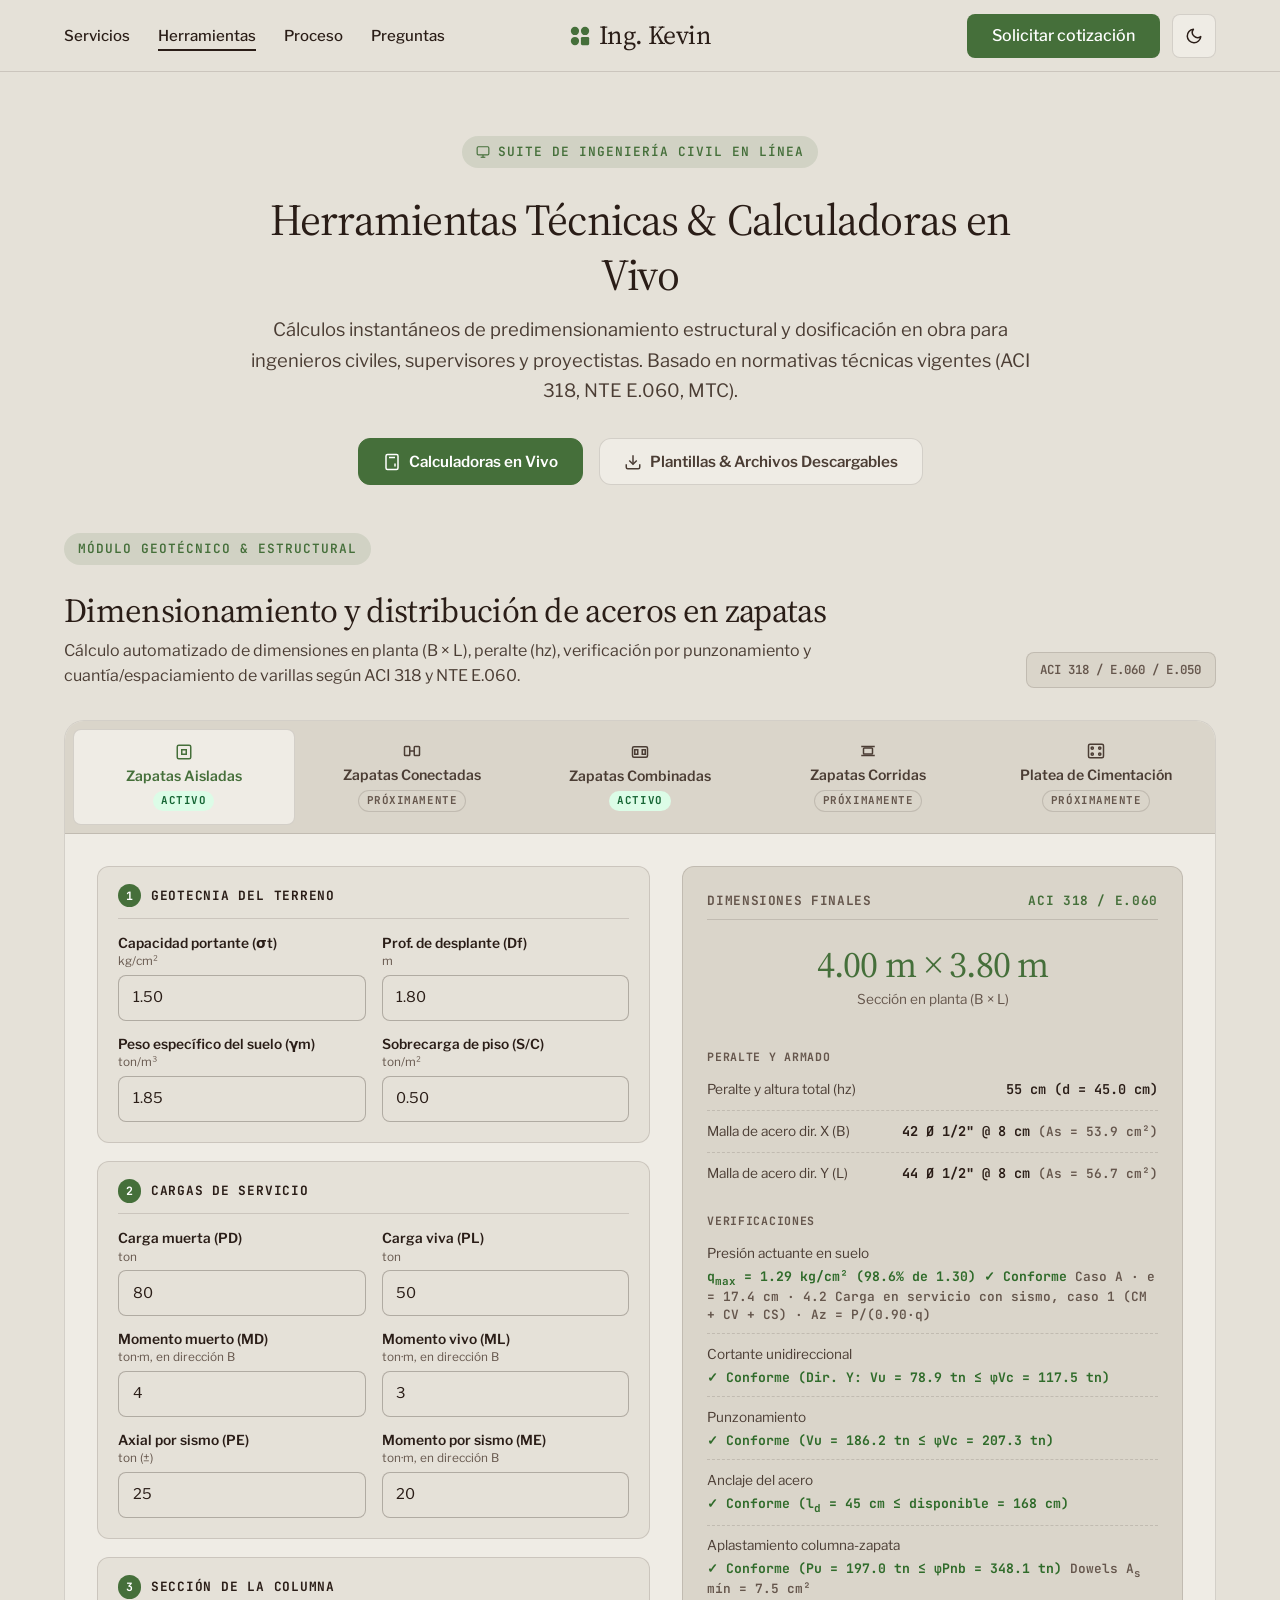
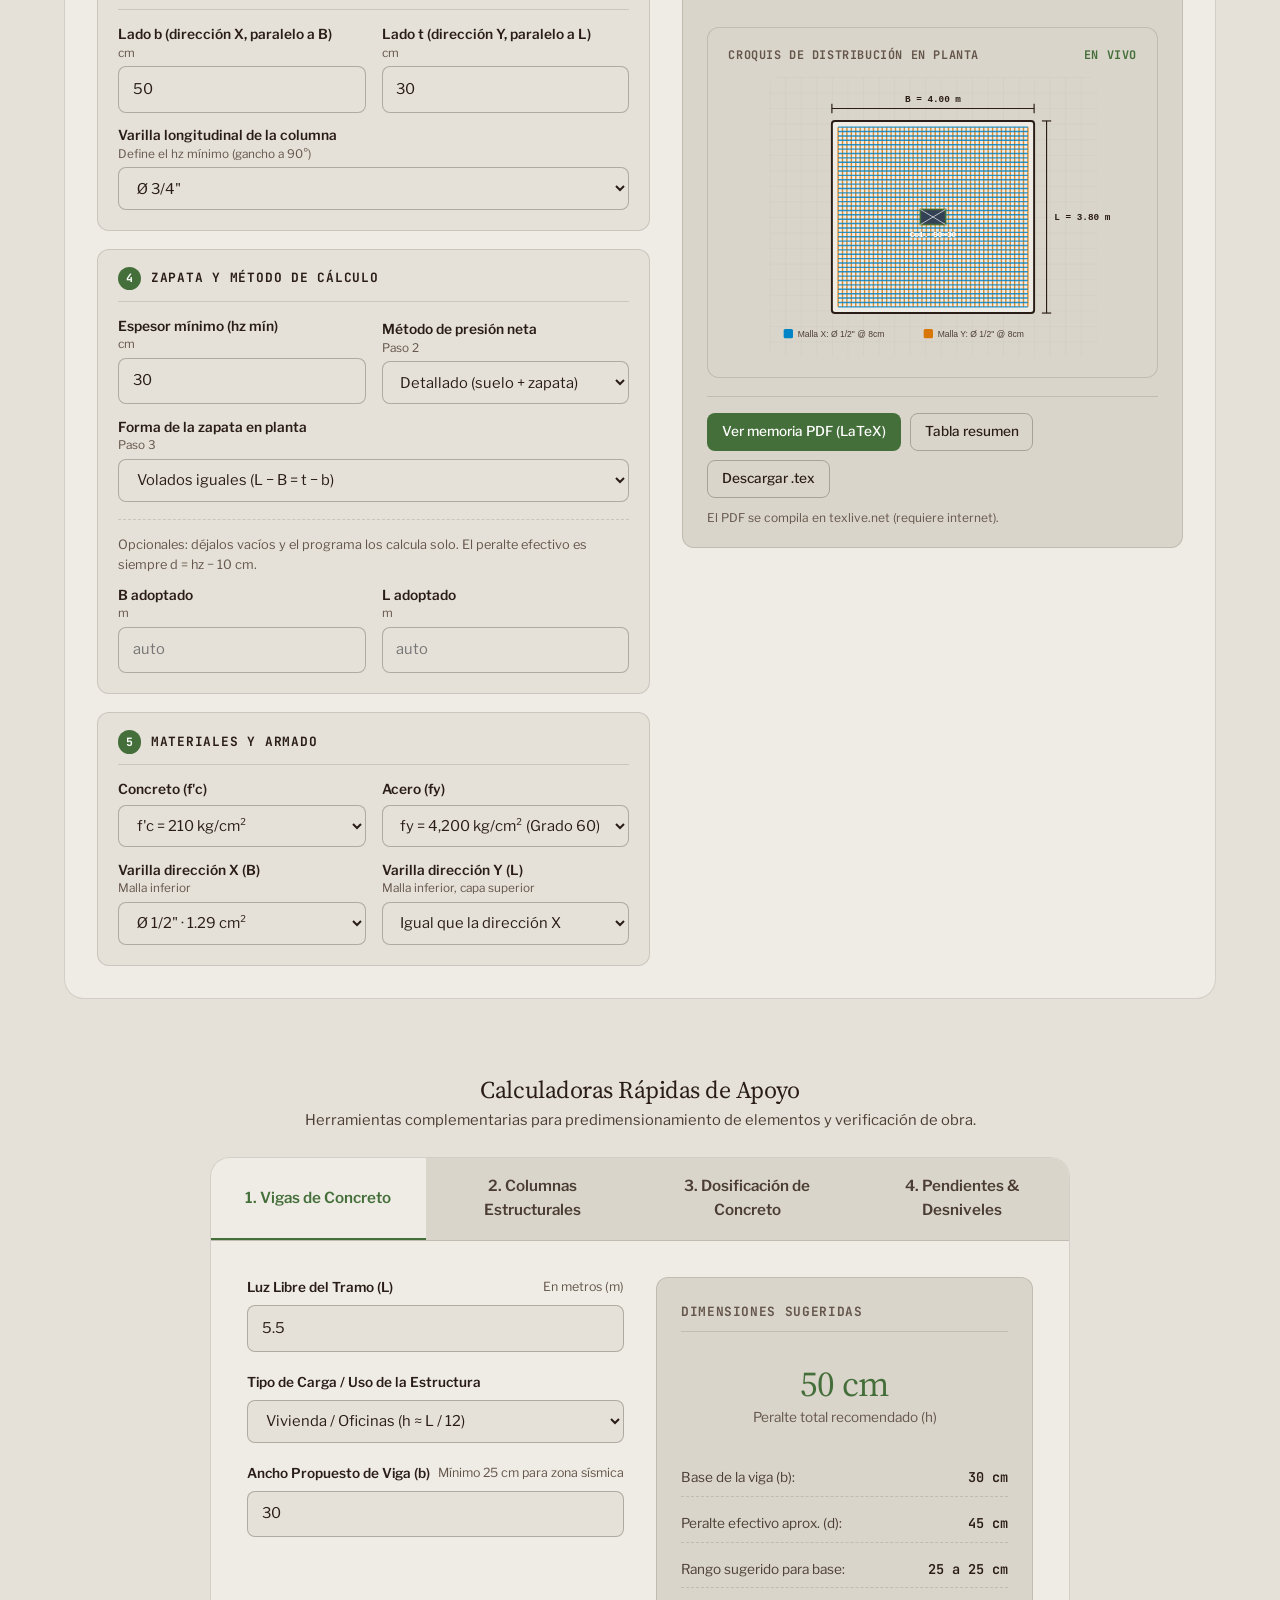
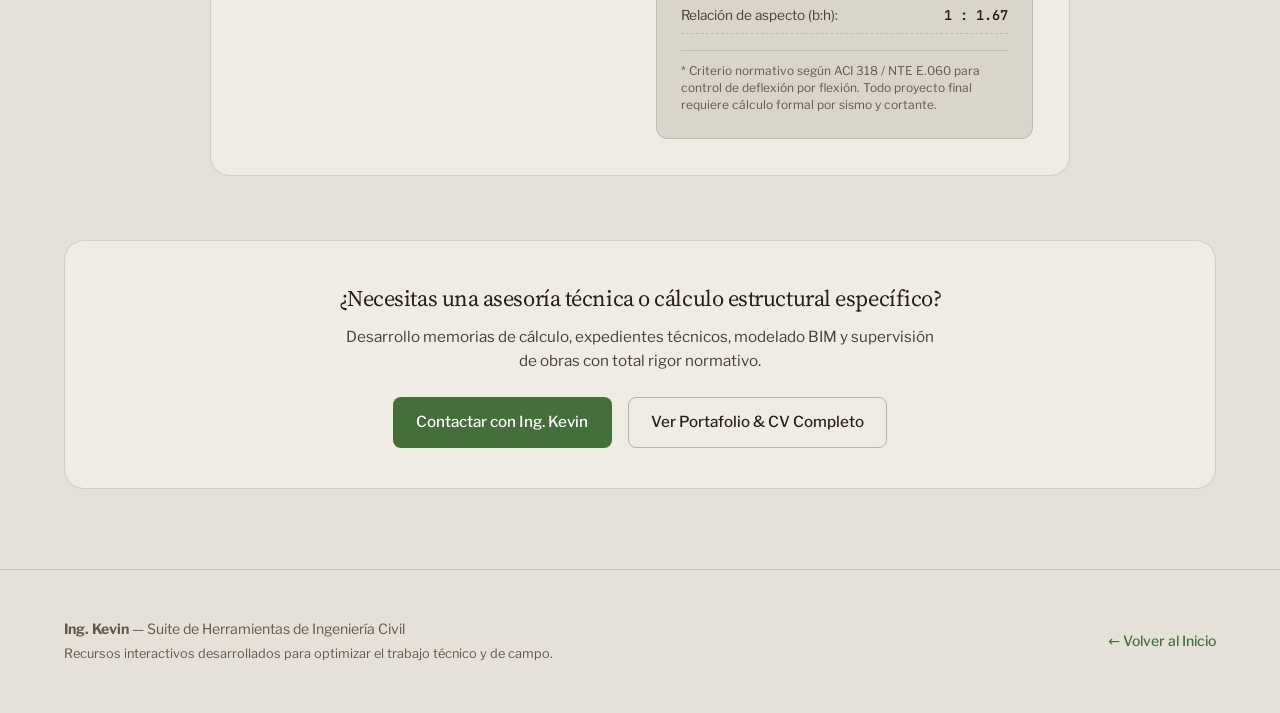
<file: herramientas.html>
<!DOCTYPE html>
<html lang="es" data-theme="light">
<head>
  <meta charset="UTF-8">
  <meta name="viewport" content="width=device-width, initial-scale=1.0">
  <title>Suite de Herramientas & Calculadoras | Ing. Kevin</title>
  <meta name="description" content="Calculadoras técnicas de ingeniería civil en vivo y plantillas descargables: predimensionamiento de vigas y columnas, dosificación de concreto y cálculo de pendientes.">
  <meta name="keywords" content="Calculadoras Ingenieria Civil, Predimensionamiento Vigas, Columnas Concreto, Dosificacion Concreto fc 210, Pendiente Topografica, Plantillas Metrados">
  
  <!-- Tipografía Google Fonts -->
  <link rel="preconnect" href="https://fonts.googleapis.com">
  <link rel="preconnect" href="https://fonts.gstatic.com" crossorigin>
  <link href="https://fonts.googleapis.com/css2?family=Source+Serif+4:opsz,wght@8..60,400..700&family=Libre+Franklin:wght@400..600&family=JetBrains+Mono:wght@400;500;600;700&display=swap" rel="stylesheet">
  
  <!-- Estilos Principales -->
  <link rel="stylesheet" href="css/styles.css">
  <link rel="stylesheet" href="css/tema-nuevo.css">
  <link rel="stylesheet" href="css/combinada.css">
  <link rel="stylesheet" href="css/movil.css">
</head>
<body>

  <!-- =================================================================
       BARRA DE NAVEGACIÓN
       ================================================================= -->
  <header class="navbar">
    <div class="container nav-container">
      <nav aria-label="Principal">
        <ul class="nav-links" id="nav-links">
          <li><a href="index.html#servicios" class="nav-link">Servicios</a></li>
          <li><a href="herramientas.html" class="nav-link active" aria-current="page">Herramientas</a></li>
          <li><a href="index.html#proceso" class="nav-link">Proceso</a></li>
          <li><a href="index.html#preguntas" class="nav-link">Preguntas</a></li>
        </ul>
      </nav>

      <a href="index.html" class="nav-brand"><span class="nav-mark" aria-hidden="true"></span>Ing. Kevin</a>

      <div class="nav-actions">
        <a class="btn btn-primary nav-cta" href="mailto:consultas@ing-kevin.example">Solicitar cotización</a>
        <button id="theme-toggle" class="theme-toggle" title="Cambiar tema claro/oscuro" aria-label="Cambiar tema">
          <span id="theme-icon"></span>
        </button>
        <button id="mobile-toggle" class="mobile-toggle" aria-label="Abrir menú">☰</button>
      </div>
    </div>
  </header>

  <!-- =================================================================
       HERO DE LA SUITE DE HERRAMIENTAS
       ================================================================= -->
  <section class="section" style="padding: 4rem 0 3rem 0; text-align: center;">
    <div class="container" style="max-width: 860px;">
      <span class="section-tag">
        <svg width="14" height="14" viewBox="0 0 24 24" fill="none" stroke="currentColor" stroke-width="2">
          <rect x="2" y="3" width="20" height="14" rx="2" ry="2"></rect>
          <line x1="8" y1="21" x2="16" y2="21"></line>
          <line x1="12" y1="17" x2="12" y2="21"></line>
        </svg>
        Suite de Ingeniería Civil en Línea
      </span>
      <h1 class="section-title" style="font-size: 2.75rem; margin-top: 0.5rem;">
        Herramientas Técnicas & Calculadoras en Vivo
      </h1>
      <p class="section-description" style="font-size: 1.15rem; margin: 0 auto 2rem auto;">
        Cálculos instantáneos de predimensionamiento estructural y dosificación en obra para ingenieros civiles, supervisores y proyectistas. Basado en normativas técnicas vigentes (ACI 318, NTE E.060, MTC).
      </p>

      <!-- Selector de Tipo de Recurso -->
      <div class="resources-tabs" style="margin-bottom: 0;">
        <button class="tab-btn active" data-view="view-calculators">
          <svg width="18" height="18" viewBox="0 0 24 24" fill="none" stroke="currentColor" stroke-width="2">
            <rect x="4" y="2" width="16" height="20" rx="2"></rect>
            <line x1="8" y1="6" x2="16" y2="6"></line>
            <line x1="16" y1="14" x2="16" y2="18"></line>
            <path d="M16 10h.01"></path>
            <path d="M12 10h.01"></path>
            <path d="M8 10h.01"></path>
            <path d="M12 14h.01"></path>
            <path d="M8 14h.01"></path>
            <path d="M12 18h.01"></path>
            <path d="M8 18h.01"></path>
          </svg>
          Calculadoras en Vivo
        </button>
        <button class="tab-btn" data-view="view-downloads">
          <svg width="18" height="18" viewBox="0 0 24 24" fill="none" stroke="currentColor" stroke-width="2">
            <path d="M21 15v4a2 2 0 0 1-2 2H5a2 2 0 0 1-2-2v-4"></path>
            <polyline points="7 10 12 15 17 10"></polyline>
            <line x1="12" y1="15" x2="12" y2="3"></line>
          </svg>
          Plantillas & Archivos Descargables
        </button>
      </div>
    </div>
  </section>

  <!-- =================================================================
       CONTENIDO PRINCIPAL DE HERRAMIENTAS
       ================================================================= -->
  <main class="container" style="padding-bottom: 5rem;">

    <!-- ===============================================================
         MÓDULO ESTRELLA: SOFTWARE DE DISEÑO DE ZAPATAS
         =============================================================== -->
    <section id="modulo-zapatas" class="module-section">
      <header class="module-head">
        <div class="module-head__text">
          <span class="section-tag module-tag">Módulo Geotécnico & Estructural</span>
          <h2 class="module-title">Dimensionamiento y distribución de aceros en zapatas</h2>
          <p class="module-lead">
            Cálculo automatizado de dimensiones en planta (B × L), peralte (hz), verificación por punzonamiento y cuantía/espaciamiento de varillas según ACI 318 y NTE E.060.
          </p>
        </div>
        <span class="module-norm">ACI 318 / E.060 / E.050</span>
      </header>

      <div class="footing-suite-box">
        <!-- Barra de selección de tipos de zapatas solicitada por el usuario -->
        <div class="footing-selector-bar">
          <button class="footing-tab-btn active" data-footing="isolated">
            <svg width="18" height="18" viewBox="0 0 24 24" fill="none" stroke="currentColor" stroke-width="2">
              <rect x="3" y="3" width="18" height="18" rx="2"></rect>
              <rect x="9" y="9" width="6" height="6"></rect>
            </svg>
            Zapatas Aisladas
            <span class="footing-badge badge-active">Activo</span>
          </button>

          <button class="footing-tab-btn" data-footing="connected">
            <svg width="18" height="18" viewBox="0 0 24 24" fill="none" stroke="currentColor" stroke-width="2">
              <rect x="2" y="6" width="7" height="12" rx="1"></rect>
              <rect x="15" y="6" width="7" height="12" rx="1"></rect>
              <line x1="9" y1="12" x2="15" y2="12"></line>
            </svg>
            Zapatas Conectadas
            <span class="footing-badge badge-upcoming">Próximamente</span>
          </button>

          <button class="footing-tab-btn" data-footing="combined">
            <svg width="18" height="18" viewBox="0 0 24 24" fill="none" stroke="currentColor" stroke-width="2">
              <rect x="2" y="5" width="20" height="14" rx="2"></rect>
              <rect x="5" y="9" width="4" height="6"></rect>
              <rect x="15" y="9" width="4" height="6"></rect>
            </svg>
            Zapatas Combinadas
            <span class="footing-badge badge-active">Activo</span>
          </button>

          <button class="footing-tab-btn" data-footing="strip">
            <svg width="18" height="18" viewBox="0 0 24 24" fill="none" stroke="currentColor" stroke-width="2">
              <line x1="3" y1="6" x2="21" y2="6"></line>
              <line x1="3" y1="18" x2="21" y2="18"></line>
              <rect x="6" y="8" width="12" height="8" rx="1"></rect>
            </svg>
            Zapatas Corridas
            <span class="footing-badge badge-upcoming">Próximamente</span>
          </button>

          <button class="footing-tab-btn" data-footing="mat">
            <svg width="18" height="18" viewBox="0 0 24 24" fill="none" stroke="currentColor" stroke-width="2">
              <rect x="2" y="3" width="20" height="18" rx="2"></rect>
              <circle cx="7" cy="8" r="1.5"></circle>
              <circle cx="17" cy="8" r="1.5"></circle>
              <circle cx="7" cy="16" r="1.5"></circle>
              <circle cx="17" cy="16" r="1.5"></circle>
            </svg>
            Platea de Cimentación
            <span class="footing-badge badge-upcoming">Próximamente</span>
          </button>
        </div>

        <!-- 1. PANEL: ZAPATA AISLADA (ACTIVO) -->
        <div id="panel-isolated" class="footing-panel active">
          <div class="calc-grid">
            <!-- Formulario de Entrada -->
            <div class="calc-form">
              <!-- Bloque 1: Terreno -->
              <section class="form-block" aria-labelledby="fb-terreno">
                <h3 class="footing-subheading" id="fb-terreno"><span class="fb-num">1</span>Geotecnia del terreno</h3>
                <div class="form-row-2">
                  <div class="form-group">
                    <label class="form-label" for="iso-qa">Capacidad portante (&sigma;t)<span class="form-hint">kg/cm²</span></label>
                    <input type="number" id="iso-qa" class="form-input" value="1.50" step="0.1" min="0.5" max="10">
                  </div>
                  <div class="form-group">
                    <label class="form-label" for="iso-df">Prof. de desplante (Df)<span class="form-hint">m</span></label>
                    <input type="number" id="iso-df" class="form-input" value="1.80" step="0.1" min="0.5" max="6">
                  </div>
                  <div class="form-group">
                    <label class="form-label" for="iso-gm">Peso específico del suelo (&gamma;m)<span class="form-hint">ton/m³</span></label>
                    <input type="number" id="iso-gm" class="form-input" value="1.85" step="0.05" min="1.4" max="2.4">
                  </div>
                  <div class="form-group">
                    <label class="form-label" for="iso-sc">Sobrecarga de piso (S/C)<span class="form-hint">ton/m²</span></label>
                    <input type="number" id="iso-sc" class="form-input" value="0.50" step="0.1" min="0" max="2">
                  </div>
                </div>
              </section>

              <!-- Bloque 2: Cargas -->
              <section class="form-block" aria-labelledby="fb-cargas">
                <h3 class="footing-subheading" id="fb-cargas"><span class="fb-num">2</span>Cargas de servicio</h3>
                <div class="form-row-2">
                  <div class="form-group">
                    <label class="form-label" for="iso-pd">Carga muerta (PD)<span class="form-hint">ton</span></label>
                    <input type="number" id="iso-pd" class="form-input" value="80" step="1" min="1">
                  </div>
                  <div class="form-group">
                    <label class="form-label" for="iso-pl">Carga viva (PL)<span class="form-hint">ton</span></label>
                    <input type="number" id="iso-pl" class="form-input" value="50" step="1" min="0">
                  </div>
                  <div class="form-group">
                    <label class="form-label" for="iso-m">Momento muerto (MD)<span class="form-hint">ton·m, en dirección B</span></label>
                    <input type="number" id="iso-m" class="form-input" value="4" step="0.5" min="0">
                  </div>
                  <div class="form-group">
                    <label class="form-label" for="iso-ml">Momento vivo (ML)<span class="form-hint">ton·m, en dirección B</span></label>
                    <input type="number" id="iso-ml" class="form-input" value="3" step="0.5" min="0">
                  </div>
                  <div class="form-group">
                    <label class="form-label" for="iso-pe">Axial por sismo (PE)<span class="form-hint">ton (±)</span></label>
                    <input type="number" id="iso-pe" class="form-input" value="25" step="1" min="0">
                  </div>
                  <div class="form-group">
                    <label class="form-label" for="iso-me">Momento por sismo (ME)<span class="form-hint">ton·m, en dirección B</span></label>
                    <input type="number" id="iso-me" class="form-input" value="20" step="0.5" min="0">
                  </div>
                </div>
              </section>

              <!-- Bloque 3: Columna -->
              <section class="form-block" aria-labelledby="fb-columna">
                <h3 class="footing-subheading" id="fb-columna"><span class="fb-num">3</span>Sección de la columna</h3>
                <div class="form-row-2">
                  <div class="form-group">
                    <label class="form-label" for="iso-cx">Lado b (dirección X, paralelo a B)<span class="form-hint">cm</span></label>
                    <input type="number" id="iso-cx" class="form-input" value="50" step="5" min="20" max="150">
                  </div>
                  <div class="form-group">
                    <label class="form-label" for="iso-cy">Lado t (dirección Y, paralelo a L)<span class="form-hint">cm</span></label>
                    <input type="number" id="iso-cy" class="form-input" value="30" step="5" min="20" max="150">
                  </div>
                  <div class="form-group form-group--full">
                    <label class="form-label" for="iso-colbar">Varilla longitudinal de la columna<span class="form-hint">Define el hz mínimo (gancho a 90°)</span></label>
                    <select id="iso-colbar" class="form-select">
                      <option value="1/2">Ø 1/2"</option>
                      <option value="5/8">Ø 5/8"</option>
                      <option value="3/4" selected>Ø 3/4"</option>
                      <option value="1">Ø 1"</option>
                    </select>
                  </div>
                </div>
              </section>

              <!-- Bloque 4: Zapata y método -->
              <section class="form-block" aria-labelledby="fb-zapata">
                <h3 class="footing-subheading" id="fb-zapata"><span class="fb-num">4</span>Zapata y método de cálculo</h3>
                <div class="form-row-2">
                  <div class="form-group">
                    <label class="form-label" for="iso-hz">Espesor mínimo (hz mín)<span class="form-hint">cm</span></label>
                    <input type="number" id="iso-hz" class="form-input" value="30" step="5" min="30" max="200">
                  </div>
                  <div class="form-group">
                    <label class="form-label" for="iso-qm">Método de presión neta<span class="form-hint">Paso 2</span></label>
                    <select id="iso-qm" class="form-select">
                      <option value="det" selected>Detallado (suelo + zapata)</option>
                      <option value="prac">Práctico (&gamma; prom. 2.05 ton/m³)</option>
                    </select>
                  </div>
                  <div class="form-group form-group--full">
                    <label class="form-label" for="iso-plan">Forma de la zapata en planta<span class="form-hint">Paso 3</span></label>
                    <select id="iso-plan" class="form-select">
                      <option value="igual" selected>Volados iguales (L − B = t − b)</option>
                      <option value="prop">Proporción de la columna (B/L = b/t)</option>
                    </select>
                  </div>
                </div>

                <p class="form-note">Opcionales: déjalos vacíos y el programa los calcula solo. El peralte efectivo es siempre d = hz − 10 cm.</p>
                <div class="form-row-2">
                  <div class="form-group">
                    <label class="form-label" for="iso-bman">B adoptado<span class="form-hint">m</span></label>
                    <input type="number" id="iso-bman" class="form-input" placeholder="auto" step="0.05" min="0.5">
                  </div>
                  <div class="form-group">
                    <label class="form-label" for="iso-lman">L adoptado<span class="form-hint">m</span></label>
                    <input type="number" id="iso-lman" class="form-input" placeholder="auto" step="0.05" min="0.5">
                  </div>
                </div>
              </section>

              <!-- Bloque 5: Materiales y armado -->
              <section class="form-block" aria-labelledby="fb-materiales">
                <h3 class="footing-subheading" id="fb-materiales"><span class="fb-num">5</span>Materiales y armado</h3>
                <div class="form-row-2">
                  <div class="form-group">
                    <label class="form-label" for="iso-fc">Concreto (f'c)</label>
                    <select id="iso-fc" class="form-select">
                      <option value="210" selected>f'c = 210 kg/cm²</option>
                      <option value="280">f'c = 280 kg/cm²</option>
                    </select>
                  </div>
                  <div class="form-group">
                    <label class="form-label" for="iso-fy">Acero (fy)</label>
                    <select id="iso-fy" class="form-select">
                      <option value="4200" selected>fy = 4,200 kg/cm² (Grado 60)</option>
                    </select>
                  </div>
                  <div class="form-group">
                    <label class="form-label" for="iso-bar">Varilla dirección X (B)<span class="form-hint">Malla inferior</span></label>
                    <select id="iso-bar" class="form-select">
                      <option value="1/2" selected>Ø 1/2" · 1.29 cm²</option>
                      <option value="5/8">Ø 5/8" · 2.00 cm²</option>
                      <option value="3/4">Ø 3/4" · 2.84 cm²</option>
                      <option value="1">Ø 1" · 5.10 cm²</option>
                    </select>
                  </div>
                  <div class="form-group">
                    <label class="form-label" for="iso-bar-y">Varilla dirección Y (L)<span class="form-hint">Malla inferior, capa superior</span></label>
                    <select id="iso-bar-y" class="form-select">
                      <option value="same" selected>Igual que la dirección X</option>
                      <option value="1/2">Ø 1/2"</option>
                      <option value="5/8">Ø 5/8"</option>
                      <option value="3/4">Ø 3/4"</option>
                      <option value="1">Ø 1"</option>
                    </select>
                  </div>
                </div>
              </section>
            </div>

            <!-- Panel de Resultados & Croquis SVG -->
            <div class="calc-results calc-results--footing">
              <div>
                <div class="results-header">
                  <span>Dimensiones finales</span>
                  <span class="results-norm">ACI 318 / E.060</span>
                </div>

                <div class="result-main">
                  <div class="result-number" id="res-footing-dims">2.20 m × 2.20 m</div>
                  <div class="result-unit">Sección en planta (B × L)</div>
                </div>

                <div class="result-group-title">Peralte y armado</div>
                <div class="result-breakdown">
                  <div class="breakdown-row">
                    <span>Peralte y altura total (hz)</span>
                    <span id="res-footing-hz">55 cm (d = 46.5 cm)</span>
                  </div>
                  <div class="breakdown-row">
                    <span>Malla de acero dir. X (B)</span>
                    <span id="res-footing-steel-x">12 Ø 1/2" @ 18 cm</span>
                  </div>
                  <div class="breakdown-row">
                    <span>Malla de acero dir. Y (L)</span>
                    <span id="res-footing-steel-y">12 Ø 1/2" @ 18 cm</span>
                  </div>
                </div>

                <div class="result-group-title">Verificaciones</div>
                <div class="result-breakdown result-breakdown--stack">
                  <div class="breakdown-row">
                    <span>Presión actuante en suelo</span>
                    <span id="res-footing-pressure">1.45 kg/cm² ✓ Conforme</span>
                  </div>
                  <div class="breakdown-row">
                    <span>Cortante unidireccional</span>
                    <span id="res-footing-shear">✓ Conforme</span>
                  </div>
                  <div class="breakdown-row">
                    <span>Punzonamiento</span>
                    <span id="res-footing-punch">✓ Conforme</span>
                  </div>
                  <div class="breakdown-row">
                    <span>Anclaje del acero</span>
                    <span id="res-footing-dev">✓ Conforme</span>
                  </div>
                  <div class="breakdown-row">
                    <span>Aplastamiento columna-zapata</span>
                    <span id="res-footing-bearing">✓ Conforme</span>
                  </div>
                </div>
              </div>

              <!-- Croquis Técnico SVG Generado en Vivo -->
              <div class="blueprint-card">
                <div class="blueprint-head">
                  <span>Croquis de distribución en planta</span>
                  <span class="blueprint-live">En vivo</span>
                </div>
                <div id="footing-blueprint-svg" class="blueprint-svg"></div>
              </div>

              <!-- Memoria de cálculo en LaTeX -->
              <div class="footing-export">
                <button type="button" class="btn btn-primary btn-sm" id="footingPdfBtn">Ver memoria PDF (LaTeX)</button>
                <button type="button" class="btn btn-outline btn-sm" id="footingSummaryBtn">Tabla resumen</button>
                <button type="button" class="btn btn-outline btn-sm" id="footingTexBtn">Descargar .tex</button>
                <span class="footing-export-note">El PDF se compila en texlive.net (requiere internet).</span>
              </div>
            </div>
          </div>
        </div>

        <!-- 2. PANEL: ZAPATAS CONECTADAS (PRÓXIMAMENTE) -->
        <div id="panel-connected" class="footing-panel">
          <div class="upcoming-container">
            <div class="upcoming-icon">
              <svg width="34" height="34" viewBox="0 0 24 24" fill="none" stroke="currentColor" stroke-width="2">
                <rect x="2" y="6" width="7" height="12" rx="1"></rect>
                <rect x="15" y="6" width="7" height="12" rx="1"></rect>
                <line x1="9" y1="12" x2="15" y2="12"></line>
              </svg>
            </div>
            <span class="footing-badge badge-upcoming">En Fase de Desarrollo</span>
            <h3>
              Programa de Zapatas Conectadas
            </h3>
            <p>
              Este módulo calculará la zapata exterior (límite de propiedad con momento de volteo) enlazada a una zapata interior mediante <strong>viga de cimentación rígida</strong>, calculando la reacción amplificada, cortantes de diseño y armadura superior e inferior de la viga.
            </p>
            <button class="btn btn-outline footing-tab-btn" data-footing="isolated">
              ← Volver al Módulo de Zapatas Aisladas
            </button>
          </div>
        </div>

        <!-- 3. PANEL: ZAPATA COMBINADA (ACTIVO) -->
        <div id="panel-combined" class="footing-panel">
          <div class="calc-grid">
            <!-- Formulario de Entrada -->
            <div class="calc-form">
              <!-- Bloque 1: Terreno -->
              <section class="form-block" aria-labelledby="cfb-terreno">
                <h3 class="footing-subheading" id="cfb-terreno"><span class="fb-num">1</span>Geotecnia del terreno</h3>
                <div class="form-row-2">
                  <div class="form-group">
                    <label class="form-label" for="cmb-qa">Capacidad portante (&sigma;t)<span class="form-hint">kg/cm²</span></label>
                    <input type="number" id="cmb-qa" class="form-input" value="2.00" step="0.1" min="0.5" max="10">
                  </div>
                  <div class="form-group">
                    <label class="form-label" for="cmb-df">Prof. de desplante (Df)<span class="form-hint">m</span></label>
                    <input type="number" id="cmb-df" class="form-input" value="1.50" step="0.1" min="0.5" max="6">
                  </div>
                  <div class="form-group">
                    <label class="form-label" for="cmb-gm">Peso específico del suelo (&gamma;m)<span class="form-hint">ton/m³</span></label>
                    <input type="number" id="cmb-gm" class="form-input" value="1.80" step="0.05" min="1.2" max="2.4">
                  </div>
                  <div class="form-group">
                    <label class="form-label" for="cmb-sc">Sobrecarga de piso (S/C)<span class="form-hint">ton/m²</span></label>
                    <input type="number" id="cmb-sc" class="form-input" value="0.50" step="0.1" min="0" max="2">
                  </div>
                  <div class="form-group form-group--full">
                    <label class="form-label" for="cmb-qm">Método de presión neta</label>
                    <select id="cmb-qm" class="form-select">
                      <option value="det" selected>Detallado (suelo + zapata)</option>
                      <option value="prac">Práctico (&gamma; prom. 2.05 ton/m³)</option>
                    </select>
                  </div>
                </div>
              </section>

              <!-- Bloque 2: Geometría -->
              <section class="form-block" aria-labelledby="cfb-geo">
                <h3 class="footing-subheading" id="cfb-geo"><span class="fb-num">2</span>Columnas y ubicación</h3>
                <div class="form-row-2">
                  <div class="form-group">
                    <label class="form-label" for="cmb-n">Eje de columna 1 al lindero (n)<span class="form-hint">m · n = b1/2 si la columna está en el límite</span></label>
                    <input type="number" id="cmb-n" class="form-input" value="0.25" step="0.05" min="0.1">
                  </div>
                  <div class="form-group">
                    <label class="form-label" for="cmb-s">Distancia entre ejes (S)<span class="form-hint">m</span></label>
                    <input type="number" id="cmb-s" class="form-input" value="4.50" step="0.05" min="0.5">
                  </div>
                </div>
                <p class="form-note">b = lado paralelo a L (eje que une las columnas) · h = lado paralelo a B.</p>
                <div class="form-row-3">
                  <div class="form-group">
                    <label class="form-label" for="cmb-b1">Columna 1: b<span class="form-hint">cm</span></label>
                    <input type="number" id="cmb-b1" class="form-input" value="50" step="5" min="20" max="150">
                  </div>
                  <div class="form-group">
                    <label class="form-label" for="cmb-h1">Columna 1: h<span class="form-hint">cm</span></label>
                    <input type="number" id="cmb-h1" class="form-input" value="50" step="5" min="20" max="150">
                  </div>
                  <div class="form-group">
                    <label class="form-label" for="cmb-bar1">Columna 1: Ø long.<span class="form-hint">Anclaje (hz mín)</span></label>
                    <select id="cmb-bar1" class="form-select">
                      <option value="1/2">Ø 1/2"</option>
                      <option value="5/8">Ø 5/8"</option>
                      <option value="3/4" selected>Ø 3/4"</option>
                      <option value="1">Ø 1"</option>
                    </select>
                  </div>
                  <div class="form-group">
                    <label class="form-label" for="cmb-b2">Columna 2: b<span class="form-hint">cm</span></label>
                    <input type="number" id="cmb-b2" class="form-input" value="50" step="5" min="20" max="150">
                  </div>
                  <div class="form-group">
                    <label class="form-label" for="cmb-h2">Columna 2: h<span class="form-hint">cm</span></label>
                    <input type="number" id="cmb-h2" class="form-input" value="50" step="5" min="20" max="150">
                  </div>
                  <div class="form-group">
                    <label class="form-label" for="cmb-bar2">Columna 2: Ø long.<span class="form-hint">Anclaje (hz mín)</span></label>
                    <select id="cmb-bar2" class="form-select">
                      <option value="1/2">Ø 1/2"</option>
                      <option value="5/8">Ø 5/8"</option>
                      <option value="3/4" selected>Ø 3/4"</option>
                      <option value="1">Ø 1"</option>
                    </select>
                  </div>
                </div>
              </section>

              <!-- Bloque 3: Cargas -->
              <section class="form-block" aria-labelledby="cfb-cargas">
                <h3 class="footing-subheading" id="cfb-cargas"><span class="fb-num">3</span>Cargas de servicio</h3>
                <table class="cmb-loads">
                  <thead>
                    <tr><th scope="col"></th><th scope="col">Muerta</th><th scope="col">Viva</th><th scope="col">Sismo (±)</th></tr>
                  </thead>
                  <tbody>
                    <tr>
                      <th scope="row">C1 · P <small>ton</small></th>
                      <td><input type="number" id="cmb-c1-pd" class="form-input" value="80" step="1" min="0" aria-label="Columna 1, carga muerta P"></td>
                      <td><input type="number" id="cmb-c1-pl" class="form-input" value="40" step="1" min="0" aria-label="Columna 1, carga viva P"></td>
                      <td><input type="number" id="cmb-c1-pe" class="form-input" value="20" step="1" min="0" aria-label="Columna 1, sismo P"></td>
                    </tr>
                    <tr>
                      <th scope="row">C1 · M <small>ton·m</small></th>
                      <td><input type="number" id="cmb-c1-md" class="form-input" value="6" step="0.5" aria-label="Columna 1, momento muerto"></td>
                      <td><input type="number" id="cmb-c1-ml" class="form-input" value="3" step="0.5" aria-label="Columna 1, momento vivo"></td>
                      <td><input type="number" id="cmb-c1-me" class="form-input" value="18" step="0.5" aria-label="Columna 1, momento de sismo"></td>
                    </tr>
                    <tr class="cmb-loads__sep">
                      <th scope="row">C2 · P <small>ton</small></th>
                      <td><input type="number" id="cmb-c2-pd" class="form-input" value="100" step="1" min="0" aria-label="Columna 2, carga muerta P"></td>
                      <td><input type="number" id="cmb-c2-pl" class="form-input" value="50" step="1" min="0" aria-label="Columna 2, carga viva P"></td>
                      <td><input type="number" id="cmb-c2-pe" class="form-input" value="22" step="1" min="0" aria-label="Columna 2, sismo P"></td>
                    </tr>
                    <tr>
                      <th scope="row">C2 · M <small>ton·m</small></th>
                      <td><input type="number" id="cmb-c2-md" class="form-input" value="4" step="0.5" aria-label="Columna 2, momento muerto"></td>
                      <td><input type="number" id="cmb-c2-ml" class="form-input" value="3" step="0.5" aria-label="Columna 2, momento vivo"></td>
                      <td><input type="number" id="cmb-c2-me" class="form-input" value="16" step="0.5" aria-label="Columna 2, momento de sismo"></td>
                    </tr>
                  </tbody>
                </table>
                <p class="form-note">Momentos en la dirección L. Positivo (+) si empuja la resultante hacia la columna 2 (horario, con la columna 1 a la izquierda); use signo (−) en sentido contrario.</p>
              </section>

              <!-- Bloque 4: Zapata -->
              <section class="form-block" aria-labelledby="cfb-zapata">
                <h3 class="footing-subheading" id="cfb-zapata"><span class="fb-num">4</span>Dimensiones de la zapata</h3>
                <div class="form-row-2">
                  <div class="form-group form-group--full">
                    <label class="form-label" for="cmb-hzmin">Espesor mínimo (hz mín)<span class="form-hint">cm · el programa sube hz de 5 en 5 hasta cumplir corte y punzonamiento</span></label>
                    <input type="number" id="cmb-hzmin" class="form-input" value="30" step="5" min="30" max="200">
                  </div>
                </div>
                <p class="form-note">Opcionales. Vienen con los valores que se adoptaron en el ejemplo del curso (hz = 0.65 m, B = 3.20 m, L = 5.60 m). Bórralos y el programa los calcula solo.</p>
                <div class="form-row-3">
                  <div class="form-group">
                    <label class="form-label" for="cmb-hzman">hz adoptado<span class="form-hint">cm</span></label>
                    <input type="number" id="cmb-hzman" class="form-input" value="65" placeholder="auto" step="5" min="30">
                  </div>
                  <div class="form-group">
                    <label class="form-label" for="cmb-bman">B adoptado<span class="form-hint">m</span></label>
                    <input type="number" id="cmb-bman" class="form-input" value="3.20" placeholder="auto" step="0.05" min="0.5">
                  </div>
                  <div class="form-group">
                    <label class="form-label" for="cmb-lman">L adoptado<span class="form-hint">m</span></label>
                    <input type="number" id="cmb-lman" class="form-input" value="5.60" placeholder="auto" step="0.05" min="0.5">
                  </div>
                </div>
                <button type="button" class="btn btn-outline btn-sm cmb-auto-btn" id="cmb-auto">Calcular hz, B y L automáticamente</button>
              </section>

              <!-- Bloque 5: Materiales y armado -->
              <section class="form-block" aria-labelledby="cfb-materiales">
                <h3 class="footing-subheading" id="cfb-materiales"><span class="fb-num">5</span>Materiales y armado</h3>
                <div class="form-row-2">
                  <div class="form-group">
                    <label class="form-label" for="cmb-fc">Concreto (f'c)</label>
                    <select id="cmb-fc" class="form-select">
                      <option value="210" selected>f'c = 210 kg/cm²</option>
                      <option value="280">f'c = 280 kg/cm²</option>
                    </select>
                  </div>
                  <div class="form-group">
                    <label class="form-label" for="cmb-fy">Acero (fy)</label>
                    <select id="cmb-fy" class="form-select">
                      <option value="4200" selected>fy = 4,200 kg/cm² (Grado 60)</option>
                    </select>
                  </div>
                  <div class="form-group">
                    <label class="form-label" for="cmb-bls">Longitudinal superior<span class="form-hint">Momento negativo entre columnas</span></label>
                    <select id="cmb-bls" class="form-select">
                      <option value="1/2">Ø 1/2"</option>
                      <option value="5/8">Ø 5/8"</option>
                      <option value="3/4" selected>Ø 3/4"</option>
                      <option value="1">Ø 1"</option>
                    </select>
                  </div>
                  <div class="form-group">
                    <label class="form-label" for="cmb-bli">Longitudinal inferior<span class="form-hint">Volados (M1, M2)</span></label>
                    <select id="cmb-bli" class="form-select">
                      <option value="3/8">Ø 3/8"</option>
                      <option value="1/2" selected>Ø 1/2"</option>
                      <option value="5/8">Ø 5/8"</option>
                      <option value="3/4">Ø 3/4"</option>
                    </select>
                  </div>
                  <div class="form-group">
                    <label class="form-label" for="cmb-btb">Transversal bajo columnas<span class="form-hint">Franja de cara ± d/2</span></label>
                    <select id="cmb-btb" class="form-select">
                      <option value="1/2">Ø 1/2"</option>
                      <option value="5/8">Ø 5/8"</option>
                      <option value="3/4" selected>Ø 3/4"</option>
                      <option value="1">Ø 1"</option>
                    </select>
                  </div>
                  <div class="form-group">
                    <label class="form-label" for="cmb-btm">Transversal mínimo<span class="form-hint">Resto inferior y capa superior</span></label>
                    <select id="cmb-btm" class="form-select">
                      <option value="3/8">Ø 3/8"</option>
                      <option value="1/2" selected>Ø 1/2"</option>
                      <option value="5/8">Ø 5/8"</option>
                    </select>
                  </div>
                </div>
              </section>
            </div>

            <!-- Panel de Resultados -->
            <div class="calc-results calc-results--footing">
              <div>
                <div class="results-header">
                  <span>Dimensiones finales</span>
                  <span class="results-norm">E.060 / E.050</span>
                </div>

                <div class="result-main">
                  <div class="result-number" id="cmb-res-dims">—</div>
                  <div class="result-unit" id="cmb-res-dims-sub">Sección en planta (B × L)</div>
                </div>

                <div id="cmb-res-avisos" class="cmb-avisos" hidden></div>

                <div class="result-group-title">Peralte y armado</div>
                <div class="result-breakdown" id="cmb-res-armado"></div>

                <div class="result-group-title">Verificaciones</div>
                <div class="result-breakdown result-breakdown--stack" id="cmb-res-verif"></div>
              </div>

              <!-- Memoria de cálculo en LaTeX -->
              <div class="footing-export">
                <button type="button" class="btn btn-primary btn-sm" id="cmb-pdf">Ver memoria PDF (LaTeX)</button>
                <button type="button" class="btn btn-outline btn-sm" id="cmb-summary">Tabla resumen</button>
                <button type="button" class="btn btn-outline btn-sm" id="cmb-tex">Descargar .tex</button>
                <span class="footing-export-note">El PDF se compila en texlive.net (requiere internet).</span>
              </div>
            </div>
          </div>

          <!-- Croquis, diagramas y memoria, a todo el ancho -->
          <div class="blueprint-card cmb-wide">
            <div class="blueprint-head">
              <span>Croquis en planta · acero inferior</span>
              <span class="blueprint-live">En vivo</span>
            </div>
            <div id="cmb-plan-svg" class="cmb-svg cmb-svg--plan"></div>
          </div>

          <div class="blueprint-card cmb-wide">
            <div class="blueprint-head">
              <span>Análisis longitudinal · carga qu·B, cortante y momento</span>
              <span class="blueprint-live">En vivo</span>
            </div>
            <div id="cmb-diag-svg" class="cmb-svg"></div>
          </div>

          <details class="cmb-memo" id="cmb-memo" open>
            <summary>Memoria de cálculo paso a paso</summary>
            <div id="cmb-memo-body"></div>
          </details>
        </div>

        <!-- 4. PANEL: ZAPATAS CORRIDAS (PRÓXIMAMENTE) -->
        <div id="panel-strip" class="footing-panel">
          <div class="upcoming-container">
            <div class="upcoming-icon">
              <svg width="34" height="34" viewBox="0 0 24 24" fill="none" stroke="currentColor" stroke-width="2">
                <line x1="3" y1="6" x2="21" y2="6"></line>
                <line x1="3" y1="18" x2="21" y2="18"></line>
                <rect x="6" y="8" width="12" height="8" rx="1"></rect>
              </svg>
            </div>
            <span class="footing-badge badge-upcoming">En Fase de Desarrollo</span>
            <h3>
              Programa de Zapatas Corridas
            </h3>
            <p>
              Módulo para muros de contención, muros de sótano y albañilería confinada. Cálculo por metro lineal de ancho de zapata, verificación de presiones admisibles y cuantía mínima de acero longitudinal y transversal.
            </p>
            <button class="btn btn-outline footing-tab-btn" data-footing="isolated">
              ← Volver al Módulo de Zapatas Aisladas
            </button>
          </div>
        </div>

        <!-- 5. PANEL: PLATEA DE CIMENTACIÓN (PRÓXIMAMENTE) -->
        <div id="panel-mat" class="footing-panel">
          <div class="upcoming-container">
            <div class="upcoming-icon">
              <svg width="34" height="34" viewBox="0 0 24 24" fill="none" stroke="currentColor" stroke-width="2">
                <rect x="2" y="3" width="20" height="18" rx="2"></rect>
                <circle cx="7" cy="8" r="1.5"></circle>
                <circle cx="17" cy="8" r="1.5"></circle>
                <circle cx="7" cy="16" r="1.5"></circle>
                <circle cx="17" cy="16" r="1.5"></circle>
              </svg>
            </div>
            <span class="footing-badge badge-upcoming">En Fase de Desarrollo</span>
            <h3>
              Programa de Platea / Losa de Cimentación
            </h3>
            <p>
              Módulo integral para suelos de baja capacidad portante. Evaluación de rigidez, coeficiente de balasto (módulo de reacción de Winkler ks), verificación contra punzonamiento masivo y doble malla de acero corrugado.
            </p>
            <button class="btn btn-outline footing-tab-btn" data-footing="isolated">
              ← Volver al Módulo de Zapatas Aisladas
            </button>
          </div>
        </div>
      </div>
    </section>

    <!-- ===============================================================
         OTRAS HERRAMIENTAS Y CALCULADORAS RÁPIDAS
         =============================================================== -->
    <div style="margin-bottom: 1.5rem; text-align: center;">
      <h3 style="font-size: 1.5rem; font-weight: 700; color: var(--text-primary);">
        Calculadoras Rápidas de Apoyo
      </h3>
      <p style="font-size: 0.92rem; color: var(--text-secondary);">
        Herramientas complementarias para predimensionamiento de elementos y verificación de obra.
      </p>
    </div>

    <!-- VISTA 1: CALCULADORAS INTERACTIVAS -->
    <div id="view-calculators" class="resource-view active">
      <div class="calculator-box">
        <!-- Pestañas internas de calculadoras -->
        <div class="calc-selector" style="flex-wrap: wrap;">
          <button class="calc-nav-btn active" data-target="calc-beam">
            1. Vigas de Concreto
          </button>
          <button class="calc-nav-btn" data-target="calc-column">
            2. Columnas Estructurales
          </button>
          <button class="calc-nav-btn" data-target="calc-concrete">
            3. Dosificación de Concreto
          </button>
          <button class="calc-nav-btn" data-target="calc-slope">
            4. Pendientes & Desniveles
          </button>
        </div>

        <div class="calc-body">
          <!-- 1. VIGAS -->
          <div id="calc-beam" class="calc-panel active">
            <div class="calc-grid">
              <div class="calc-form">
                <div class="form-group">
                  <label class="form-label" for="beam-length">
                    Luz Libre del Tramo (L)
                    <span class="form-hint">En metros (m)</span>
                  </label>
                  <input type="number" id="beam-length" class="form-input" value="5.5" step="0.1" min="1" max="25">
                </div>

                <div class="form-group">
                  <label class="form-label" for="beam-type">
                    Tipo de Carga / Uso de la Estructura
                  </label>
                  <select id="beam-type" class="form-select">
                    <option value="12" selected>Vivienda / Oficinas (h ≈ L / 12)</option>
                    <option value="10">Comercial / Carga Pesada (h ≈ L / 10)</option>
                    <option value="14">Viga Secundaria / Poca Carga (h ≈ L / 14)</option>
                    <option value="5">Voladizo / Cantilever (h ≈ L / 5)</option>
                  </select>
                </div>

                <div class="form-group">
                  <label class="form-label" for="beam-width">
                    Ancho Propuesto de Viga (b)
                    <span class="form-hint">Mínimo 25 cm para zona sísmica</span>
                  </label>
                  <input type="number" id="beam-width" class="form-input" value="30" step="5" min="20" max="100">
                </div>
              </div>

              <div class="calc-results">
                <div>
                  <div class="results-header">Dimensiones Sugeridas</div>
                  <div class="result-main">
                    <div class="result-number" id="res-beam-h">50 cm</div>
                    <div class="result-unit">Peralte total recomendado (h)</div>
                  </div>

                  <div class="result-breakdown">
                    <div class="breakdown-row">
                      <span>Base de la viga (b):</span>
                      <span id="res-beam-b">30 cm</span>
                    </div>
                    <div class="breakdown-row">
                      <span>Peralte efectivo aprox. (d):</span>
                      <span id="res-beam-d">45 cm</span>
                    </div>
                    <div class="breakdown-row">
                      <span>Rango sugerido para base:</span>
                      <span id="res-beam-suggested-b">25 a 30 cm</span>
                    </div>
                    <div class="breakdown-row">
                      <span>Relación de aspecto (b:h):</span>
                      <span id="res-beam-ratio">1 : 1.67</span>
                    </div>
                  </div>
                </div>

                <div class="calc-disclaimer">
                  * Criterio normativo según ACI 318 / NTE E.060 para control de deflexión por flexión. Todo proyecto final requiere cálculo formal por sismo y cortante.
                </div>
              </div>
            </div>
          </div>

          <!-- 2. COLUMNAS -->
          <div id="calc-column" class="calc-panel">
            <div class="calc-grid">
              <div class="calc-form">
                <div class="form-group">
                  <label class="form-label" for="col-at">
                    Área Tributaria (At)
                    <span class="form-hint">En metros cuadrados (m²)</span>
                  </label>
                  <input type="number" id="col-at" class="form-input" value="25" step="1" min="1" max="200">
                </div>

                <div class="form-group">
                  <label class="form-label" for="col-floors">
                    Número de Pisos / Niveles (N)
                  </label>
                  <input type="number" id="col-floors" class="form-input" value="4" step="1" min="1" max="30">
                </div>

                <div class="form-group">
                  <label class="form-label" for="col-type">
                    Ubicación de la Columna
                  </label>
                  <select id="col-type" class="form-select">
                    <option value="center" selected>Columna Central (Mayor carga axial, n = 0.30)</option>
                    <option value="edge">Columna Perimetral / Lateral (n = 0.25)</option>
                    <option value="corner">Columna de Esquina (Excentricidad biaxial, n = 0.20)</option>
                  </select>
                </div>

                <div class="form-group">
                  <label class="form-label" for="col-usage">
                    Carga Unitaria Estimada (q)
                  </label>
                  <select id="col-usage" class="form-select">
                    <option value="1000" selected>Vivienda / Oficinas (q ≈ 1,000 kg/m²)</option>
                    <option value="1250">Comercial / Educativo (q ≈ 1,250 kg/m²)</option>
                    <option value="1500">Depósito / Carga Pesada (q ≈ 1,500 kg/m²)</option>
                  </select>
                </div>

                <div class="form-group">
                  <label class="form-label" for="col-fc">
                    Resistencia del Concreto (f'c)
                  </label>
                  <select id="col-fc" class="form-select">
                    <option value="210" selected>f'c = 210 kg/cm² (Estándar)</option>
                    <option value="280">f'c = 280 kg/cm² (Alta Resistencia)</option>
                  </select>
                </div>
              </div>

              <div class="calc-results">
                <div>
                  <div class="results-header">Sección Preliminar Requerida</div>
                  <div class="result-main">
                    <div class="result-number" id="res-col-section">45 x 45 cm</div>
                    <div class="result-unit">Sección Cuadrada Sugerida</div>
                  </div>

                  <div class="result-breakdown">
                    <div class="breakdown-row">
                      <span>Carga Axial de Servicio (P):</span>
                      <span id="res-col-p">110.0 Toneladas</span>
                    </div>
                    <div class="breakdown-row">
                      <span>Área de concreto mín. (Ac):</span>
                      <span id="res-col-ac">1746 cm²</span>
                    </div>
                    <div class="breakdown-row">
                      <span>Sección rectangular alt.:</span>
                      <span id="res-col-rect">30 x 60 cm</span>
                    </div>
                    <div class="breakdown-row">
                      <span>Criterio de ubicación:</span>
                      <span id="res-col-type">Central (n=0.30)</span>
                    </div>
                  </div>
                </div>

                <div class="calc-disclaimer">
                  * Fórmula normada: Ac = P_servicio / (n · f'c). Para zona de alta sismicidad, la sección mínima recomendada por norma es de 30x30 cm o área mínima de 1,000 cm².
                </div>
              </div>
            </div>
          </div>

          <!-- 3. DOSIFICACIÓN DE CONCRETO -->
          <div id="calc-concrete" class="calc-panel">
            <div class="calc-grid">
              <div class="calc-form">
                <div class="form-group">
                  <label class="form-label" for="concrete-fc">
                    Resistencia a la Compresión (f'c)
                  </label>
                  <select id="concrete-fc" class="form-select">
                    <option value="140">140 kg/cm² (Solados, veredas, falsos pisos)</option>
                    <option value="175">175 kg/cm² (Cimientos corridos, sobrecimientos)</option>
                    <option value="210" selected>210 kg/cm² (Vigas, columnas, losas estándar)</option>
                    <option value="280">280 kg/cm² (Estructuras de alta resistencia / puentes)</option>
                  </select>
                </div>

                <div class="form-group">
                  <label class="form-label" for="concrete-vol">
                    Volumen a Vaciar
                    <span class="form-hint">En metros cúbicos (m³)</span>
                  </label>
                  <input type="number" id="concrete-vol" class="form-input" value="1.0" step="0.5" min="0.1">
                </div>

                <div class="form-group">
                  <label class="form-label" for="concrete-waste">
                    Desperdicio Estimado en Obra (%)
                  </label>
                  <input type="number" id="concrete-waste" class="form-input" value="5" step="1" min="0" max="25">
                </div>
              </div>

              <div class="calc-results">
                <div>
                  <div class="results-header">Materiales Requeridos</div>
                  <div class="result-main">
                    <div class="result-number" id="res-concrete-bags">11 bolsas</div>
                    <div class="result-unit">Cemento Tipo I (42.5 kg)</div>
                  </div>

                  <div class="result-breakdown">
                    <div class="breakdown-row">
                      <span>Arena Gruesa:</span>
                      <span id="res-concrete-sand">0.55 m³</span>
                    </div>
                    <div class="breakdown-row">
                      <span>Piedra Chancada 1/2":</span>
                      <span id="res-concrete-gravel">0.56 m³</span>
                    </div>
                    <div class="breakdown-row">
                      <span>Agua estimada:</span>
                      <span id="res-concrete-water">195 L</span>
                    </div>
                    <div class="breakdown-row">
                      <span>Proporción volumétrica típica:</span>
                      <span id="res-concrete-ratio">1 : 2 : 2</span>
                    </div>
                  </div>
                </div>

                <div class="calc-disclaimer">
                  * Dosificación estándar en volumen. Puede variar ligeramente según el contenido de humedad y módulo de finura de los agregados de tu cantera.
                </div>
              </div>
            </div>
          </div>

          <!-- 4. PENDIENTES TOPOGRÁFICAS -->
          <div id="calc-slope" class="calc-panel">
            <div class="calc-grid">
              <div class="calc-form">
                <div class="form-group">
                  <label class="form-label" for="slope-dist">
                    Distancia Horizontal (D)
                    <span class="form-hint">En metros (m)</span>
                  </label>
                  <input type="number" id="slope-dist" class="form-input" value="100" step="1" min="1">
                </div>

                <div class="form-group">
                  <label class="form-label" for="slope-z1">
                    Cota de Inicio (Z1)
                    <span class="form-hint">En m.s.n.m. o cota relativa</span>
                  </label>
                  <input type="number" id="slope-z1" class="form-input" value="100.00" step="0.1">
                </div>

                <div class="form-group">
                  <label class="form-label" for="slope-z2">
                    Cota Final (Z2)
                    <span class="form-hint">En m.s.n.m.</span>
                  </label>
                  <input type="number" id="slope-z2" class="form-input" value="104.50" step="0.1">
                </div>
              </div>

              <div class="calc-results">
                <div>
                  <div class="results-header">Resultados Geométricos</div>
                  <div class="result-main">
                    <div class="result-number" id="res-slope-percent">4.50%</div>
                    <div class="result-unit">Pendiente Longitudinal</div>
                  </div>

                  <div class="result-breakdown">
                    <div class="breakdown-row">
                      <span>Desnivel vertical (&Delta;h):</span>
                      <span id="res-slope-delta">+4.50 m</span>
                    </div>
                    <div class="breakdown-row">
                      <span>Relación de pendiente (H:V):</span>
                      <span id="res-slope-ratio">1 : 22.2</span>
                    </div>
                    <div class="breakdown-row">
                      <span>Ángulo de inclinación:</span>
                      <span id="res-slope-angle">2.58°</span>
                    </div>
                    <div class="breakdown-row">
                      <span>Evaluación técnica:</span>
                      <span id="res-slope-diag" style="color: var(--accent-blue); text-align: right;">Pendiente moderada</span>
                    </div>
                  </div>
                </div>

                <div class="calc-disclaimer">
                  * Verifica los rangos normativos del Manual de Carreteras DG y normas de drenaje sanitario (velocidades mínimas de arrastre 0.6 m/s).
                </div>
              </div>
            </div>
          </div>
        </div>
      </div>
    </div>

    <!-- VISTA 2: PLANTILLAS Y GUÍAS DESCARGABLES -->
    <div id="view-downloads" class="resource-view">
      <div class="downloads-grid">
        <!-- Recurso 1 -->
        <div class="download-card">
          <div class="download-top">
            <span class="file-type-badge badge-excel">EXCEL .XLSX</span>
            <svg width="22" height="22" viewBox="0 0 24 24" fill="none" stroke="currentColor" stroke-width="2">
              <path d="M14 2H6a2 2 0 0 0-2 2v16a2 2 0 0 0 2 2h12a2 2 0 0 0 2-2V8z"></path>
              <polyline points="14 2 14 8 20 8"></polyline>
            </svg>
          </div>
          <h3 class="download-title">Plantilla de Metrados de Concreto, Encofrado y Acero</h3>
          <p class="download-desc">
            Hoja formulada para metrar zapatas, columnas, vigas y losas aligeradas. Incluye resumen automático de pesos de acero por diámetro comercial (3/8", 1/2", 5/8", 3/4").
          </p>
          <div class="download-meta">
            <span>Formato: XLSX</span>
            <a href="index.html#contacto" class="btn btn-outline btn-sm">Solicitar Archivo</a>
          </div>
        </div>

        <!-- Recurso 2 -->
        <div class="download-card">
          <div class="download-top">
            <span class="file-type-badge badge-excel">EXCEL .XLSX</span>
            <svg width="22" height="22" viewBox="0 0 24 24" fill="none" stroke="currentColor" stroke-width="2">
              <path d="M14 2H6a2 2 0 0 0-2 2v16a2 2 0 0 0 2 2h12a2 2 0 0 0 2-2V8z"></path>
              <polyline points="14 2 14 8 20 8"></polyline>
            </svg>
          </div>
          <h3 class="download-title">Formato de Control Diario de Cuaderno de Obra</h3>
          <p class="download-desc">
            Plantilla estructurada para el registro diario de actividades en campo, control de personal, maquinaria operativa/inoperativa, condiciones climáticas y ocurrencias técnicas.
          </p>
          <div class="download-meta">
            <span>Formato: XLSX</span>
            <a href="index.html#contacto" class="btn btn-outline btn-sm">Solicitar Archivo</a>
          </div>
        </div>

        <!-- Recurso 3 -->
        <div class="download-card">
          <div class="download-top">
            <span class="file-type-badge badge-pdf">PDF TÉCNICO</span>
            <svg width="22" height="22" viewBox="0 0 24 24" fill="none" stroke="currentColor" stroke-width="2">
              <path d="M14 2H6a2 2 0 0 0-2 2v16a2 2 0 0 0 2 2h12a2 2 0 0 0 2-2V8z"></path>
              <polyline points="14 2 14 8 20 8"></polyline>
            </svg>
          </div>
          <h3 class="download-title">Checklist de Supervisión en Vaciado de Concreto</h3>
          <p class="download-desc">
            Lista de verificación paso a paso previa, durante y posterior al vaciado: verificación de recubrimientos, limpieza de encofrados, vibrado correcto y curado del elemento.
          </p>
          <div class="download-meta">
            <span>Formato: PDF Imprimible</span>
            <a href="index.html#contacto" class="btn btn-outline btn-sm">Solicitar Archivo</a>
          </div>
        </div>

        <!-- Recurso 4 -->
        <div class="download-card">
          <div class="download-top">
            <span class="file-type-badge badge-cad">AUTOCAD .DWG</span>
            <svg width="22" height="22" viewBox="0 0 24 24" fill="none" stroke="currentColor" stroke-width="2">
              <rect x="3" y="3" width="18" height="18" rx="2" ry="2"></rect>
              <line x1="3" y1="9" x2="21" y2="9"></line>
              <line x1="9" y1="21" x2="9" y2="9"></line>
            </svg>
          </div>
          <h3 class="download-title">Librería de Detalles Típicos Sismorresistentes</h3>
          <p class="download-desc">
            Bloques en AutoCAD con detalles normativos de empalmes en vigas y columnas, distribución de estribos confinados, zunchos y anclajes en nudos viga-columna.
          </p>
          <div class="download-meta">
            <span>AutoCAD 2018+</span>
            <a href="index.html#contacto" class="btn btn-outline btn-sm">Solicitar Archivo</a>
          </div>
        </div>
      </div>
    </div>

    <!-- TARJETA DE LLAMADO A LA ACCIÓN / CONTACTO -->
    <div style="margin-top: 4rem; padding: 2.5rem; background-color: var(--bg-card); border: 1px solid var(--border-subtle); border-radius: var(--radius-lg); text-align: center; box-shadow: var(--shadow-sm);">
      <h3 style="font-size: 1.4rem; font-weight: 700; color: var(--text-primary); margin-bottom: 0.5rem;">
        ¿Necesitas una asesoría técnica o cálculo estructural específico?
      </h3>
      <p style="color: var(--text-secondary); max-width: 600px; margin: 0 auto 1.5rem auto; font-size: 0.95rem;">
        Desarrollo memorias de cálculo, expedientes técnicos, modelado BIM y supervisión de obras con total rigor normativo.
      </p>
      <div style="display: flex; justify-content: center; gap: 1rem; flex-wrap: wrap;">
        <a href="index.html#contacto" class="btn btn-primary">
          Contactar con Ing. Kevin
        </a>
        <a href="index.html" class="btn btn-outline">
          Ver Portafolio & CV Completo
        </a>
      </div>
    </div>
  </main>

  <!-- =================================================================
       FOOTER
       ================================================================= -->
  <footer class="footer">
    <div class="container footer-content">
      <div>
        <p><strong>Ing. Kevin</strong> — Suite de Herramientas de Ingeniería Civil</p>
        <p style="font-size: 0.8rem; margin-top: 0.25rem;">
          Recursos interactivos desarrollados para optimizar el trabajo técnico y de campo.
        </p>
      </div>

      <div>
        <a href="index.html" style="color: var(--accent-blue); font-weight: 500;">← Volver al Inicio</a>
      </div>
    </div>
  </footer>

  <!-- Scripts -->
  <!-- Tabla resumen de la zapata aislada -->
  <div class="footing-pdf-back" id="footingSummaryBack">
    <div class="footing-pdf-panel footing-summary-panel" id="footingSummaryPanel">
      <div class="footing-pdf-bar">
        <strong id="footingSummaryTitle">Tabla resumen · Zapata aislada</strong>
        <span style="flex:1"></span>
        <button type="button" class="btn btn-outline btn-sm" id="footingSummaryCopy">Copiar</button>
        <button type="button" class="btn btn-outline btn-sm" id="footingSummaryPrint">Imprimir / PDF</button>
        <button type="button" class="btn btn-primary btn-sm" id="footingSummaryClose">✕ Cerrar</button>
      </div>
      <div class="footing-summary-body" id="footingSummaryBody"></div>
    </div>
  </div>

  <!-- Visor del PDF de la memoria de cálculo (zapata aislada) -->
  <div class="footing-pdf-back" id="footingPdfBack">
    <div class="footing-pdf-panel">
      <div class="footing-pdf-bar">
        <strong id="footingPdfTitle">Memoria de cálculo · Zapata aislada</strong>
        <span class="footing-export-note">compilado con pdfLaTeX en texlive.net</span>
        <span style="flex:1"></span>
        <button type="button" class="btn btn-outline btn-sm" id="footingPdfReload">↻ Recompilar</button>
        <button type="button" class="btn btn-outline btn-sm" id="footingPdfNewTab">↗ Pestaña</button>
        <button type="button" class="btn btn-primary btn-sm" id="footingPdfClose">✕ Cerrar</button>
      </div>
      <div class="footing-pdf-body">
        <iframe name="footingPdfFrame" id="footingPdfFrame" title="Memoria de cálculo en PDF"></iframe>
        <div class="footing-pdf-status" id="footingPdfStatus">Compilando en texlive.net…</div>
      </div>
    </div>
  </div>

  <form id="footingTexliveForm" action="https://texlive.net/cgi-bin/latexcgi" method="post" enctype="multipart/form-data" target="footingPdfFrame" rel="noopener noreferrer" style="display:none">
    <input type="hidden" name="filename[]" value="document.tex">
    <textarea name="filecontents[]" id="footingTexliveSrc"></textarea>
    <input type="hidden" name="engine" value="pdflatex">
    <input type="hidden" name="return" id="footingTexliveReturn" value="pdfjs">
  </form>

  <script src="js/calculators.js"></script>
  <script src="js/footings.js"></script>
  <script src="js/footings-figures.js"></script>
  <script src="js/footings-latex.js"></script>
  <script src="js/footings-summary.js"></script>
  <script src="js/footings-combined-engine.js"></script>
  <script src="js/footings-combined.js"></script>
  <script src="js/footings-combined-latex.js"></script>
  <script src="js/main.js"></script>
</body>
</html>
</file>
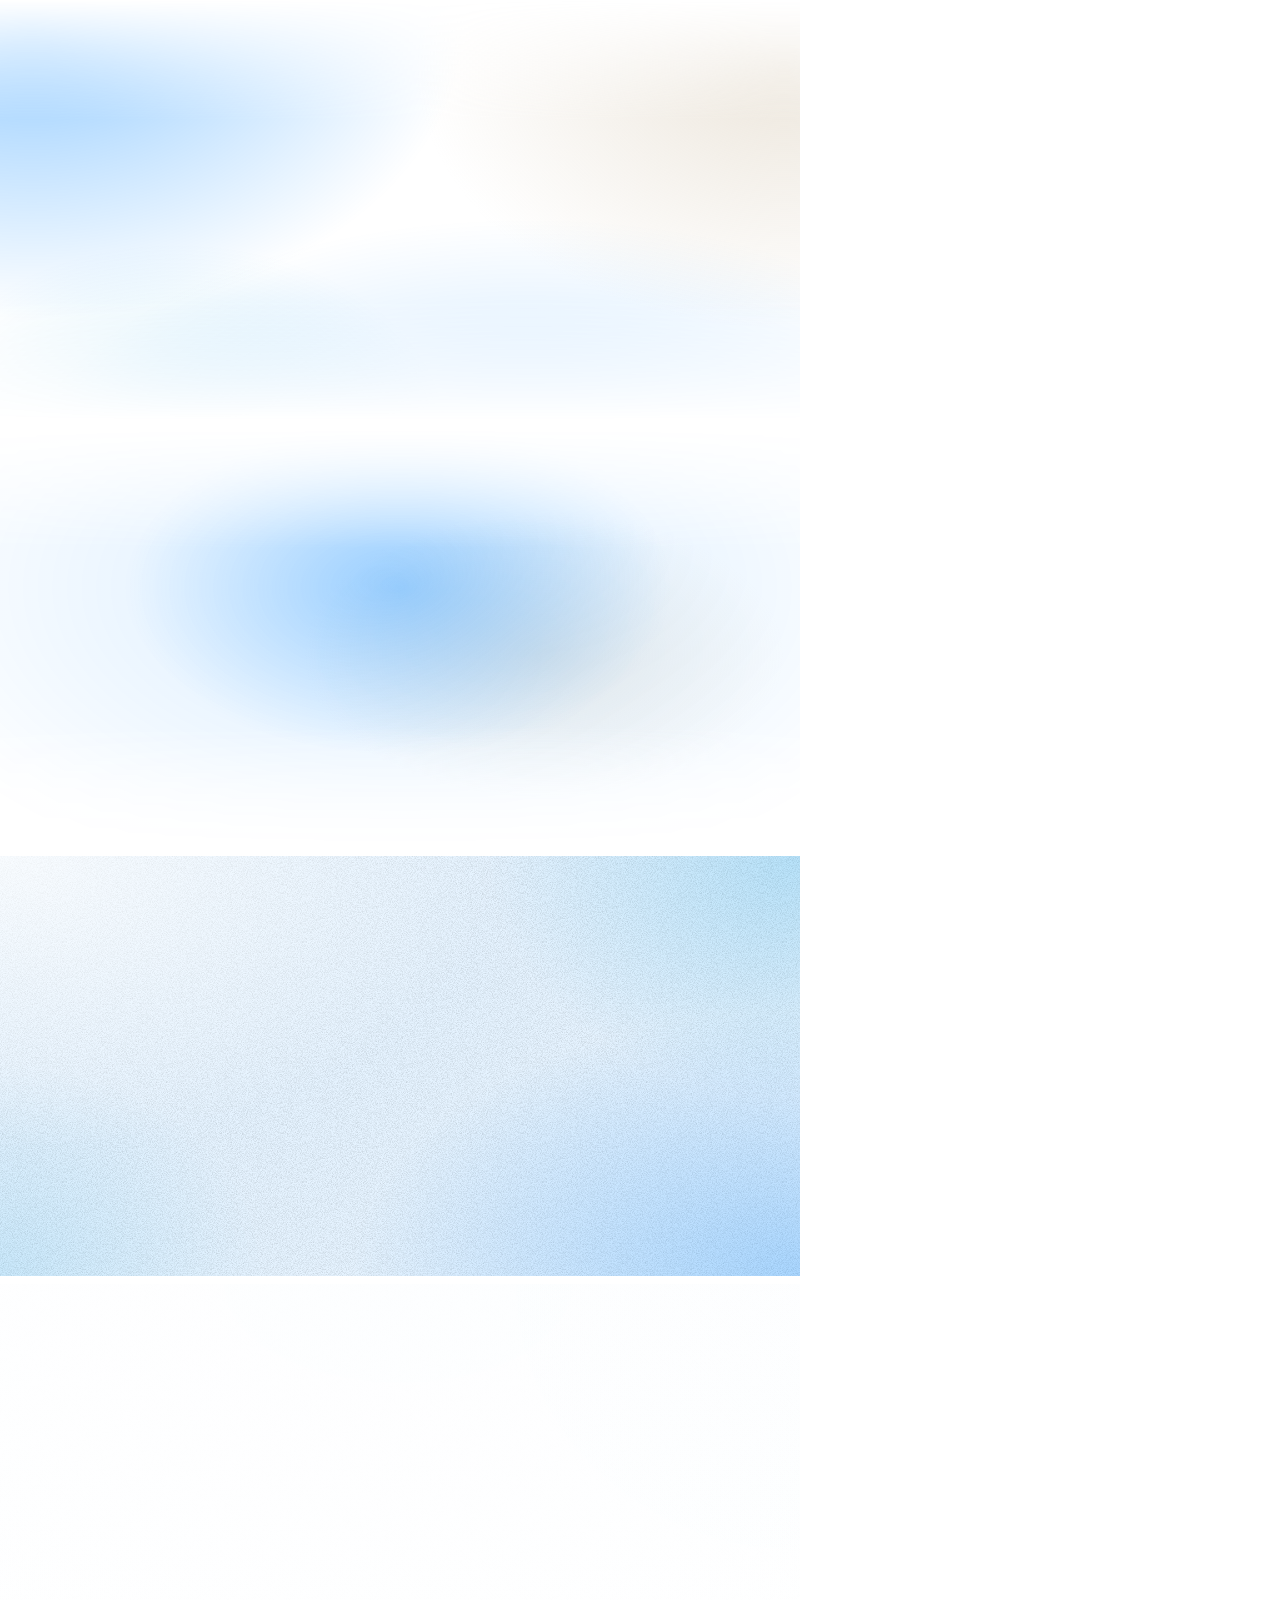
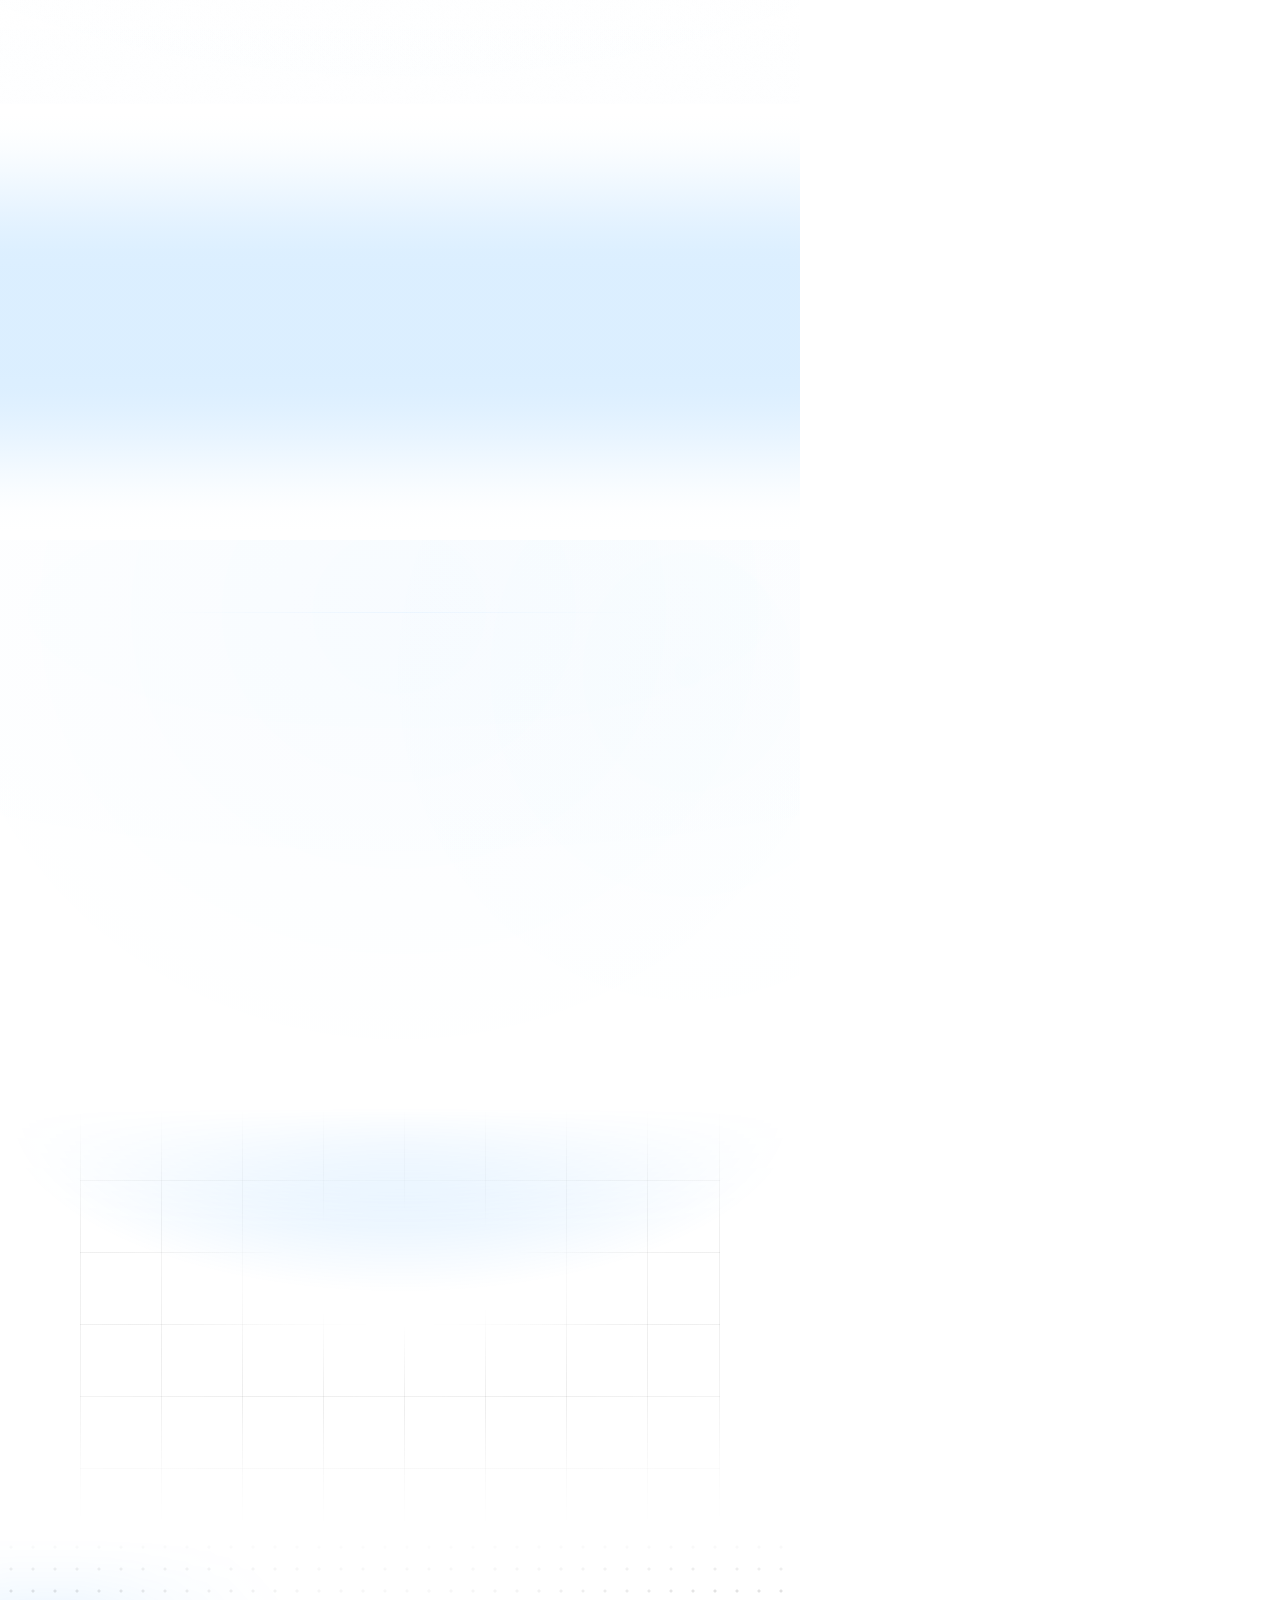
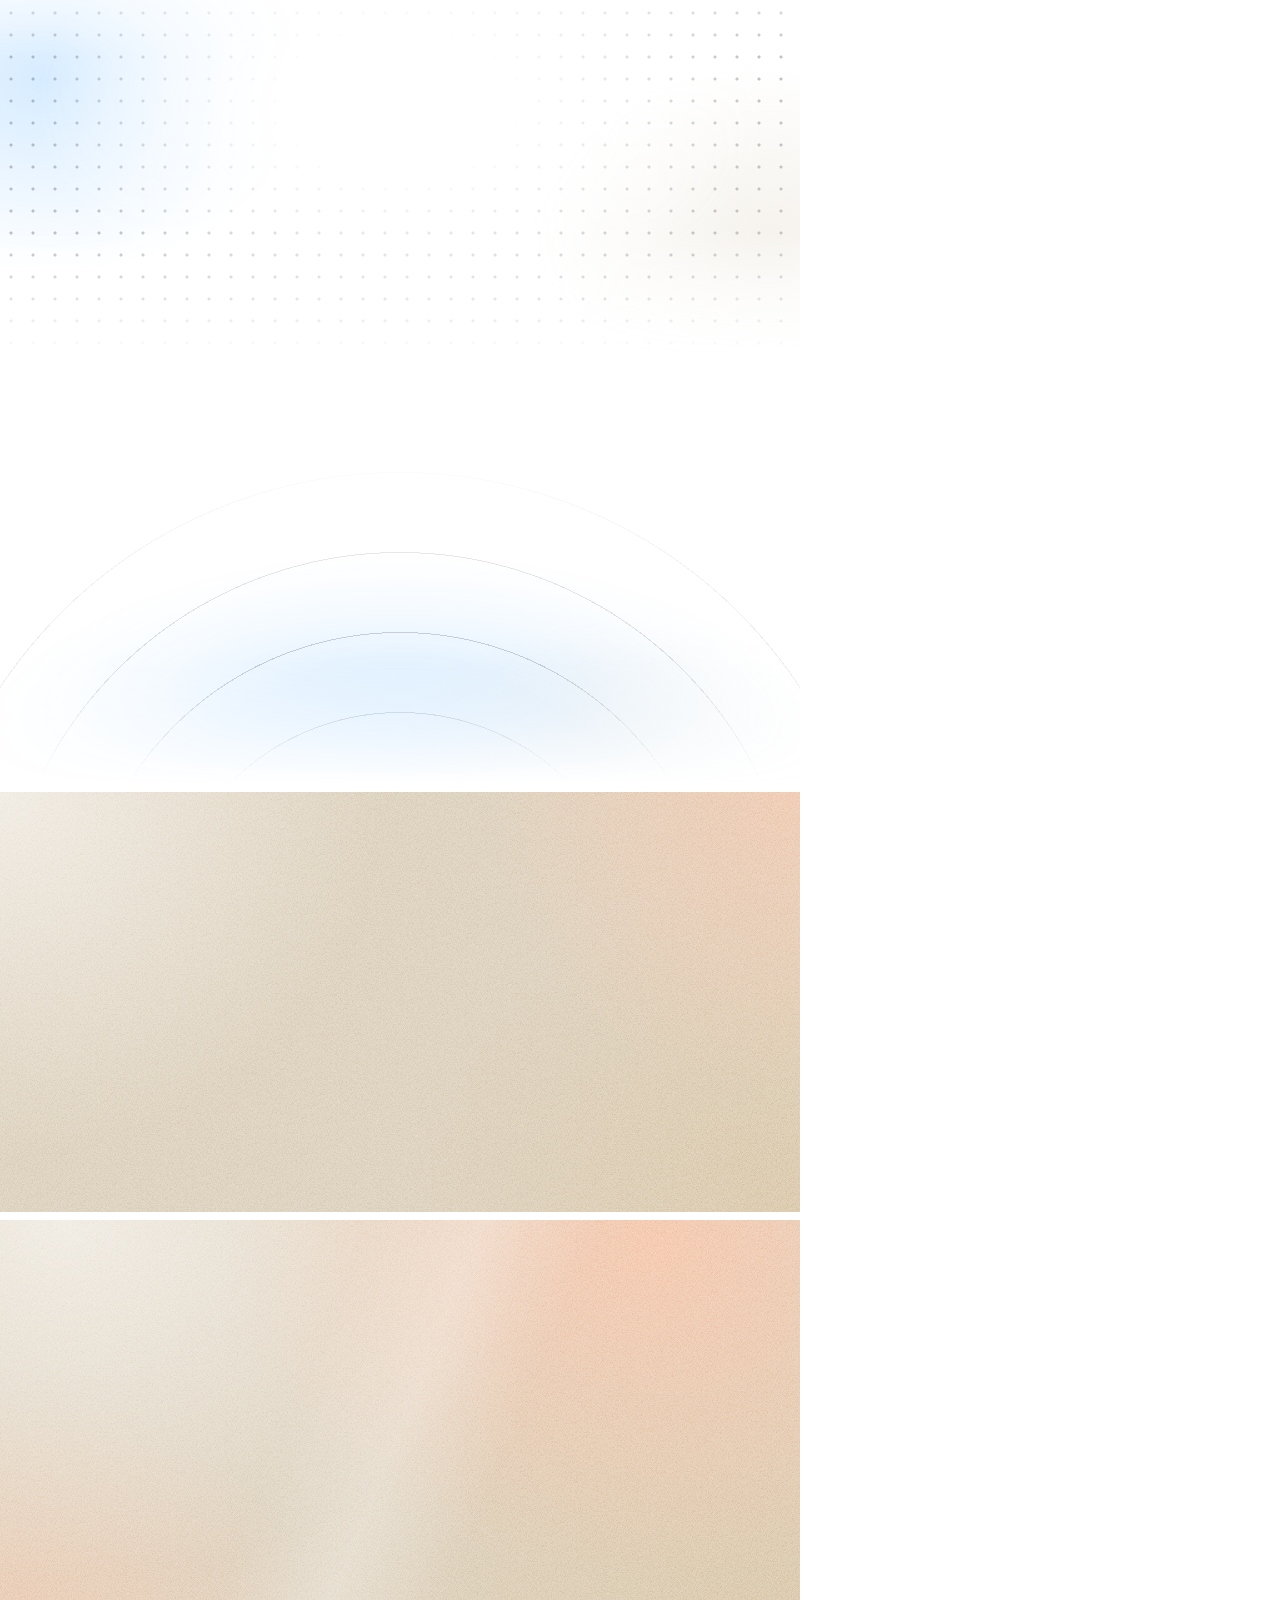
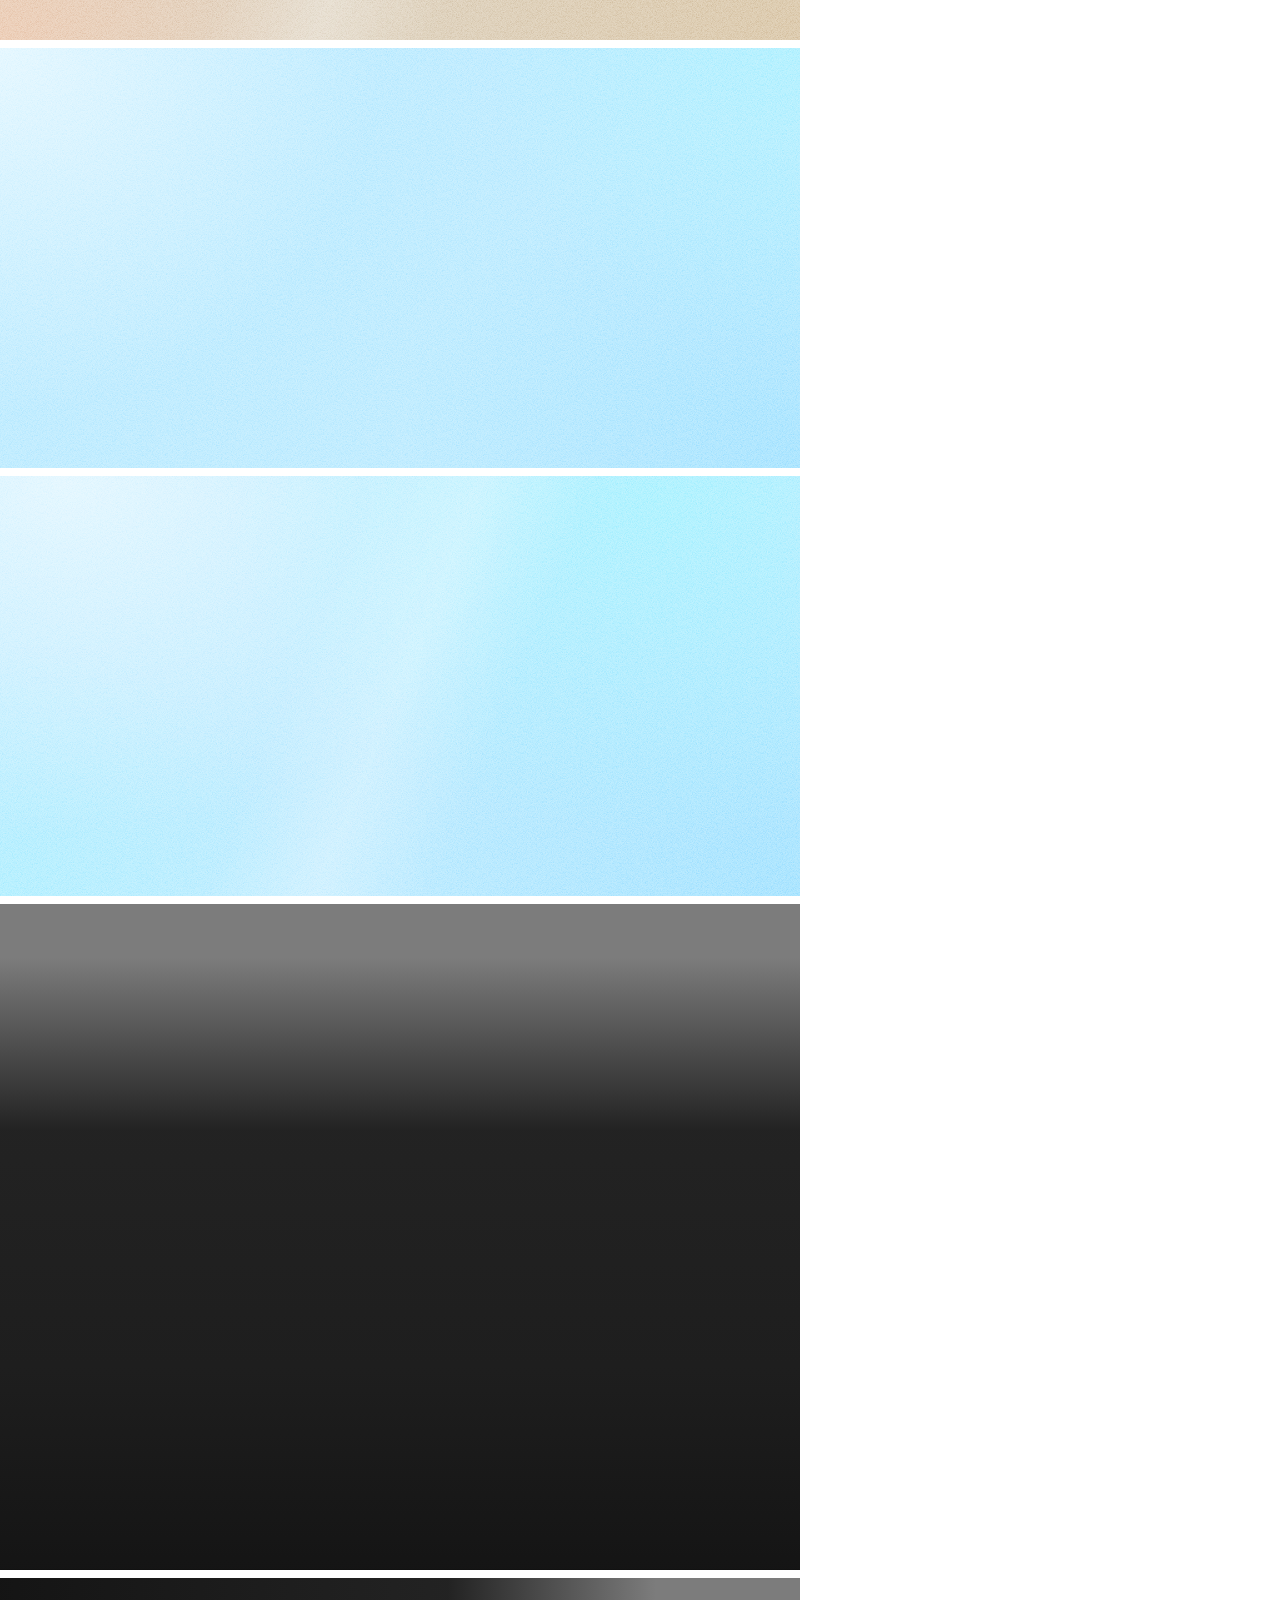
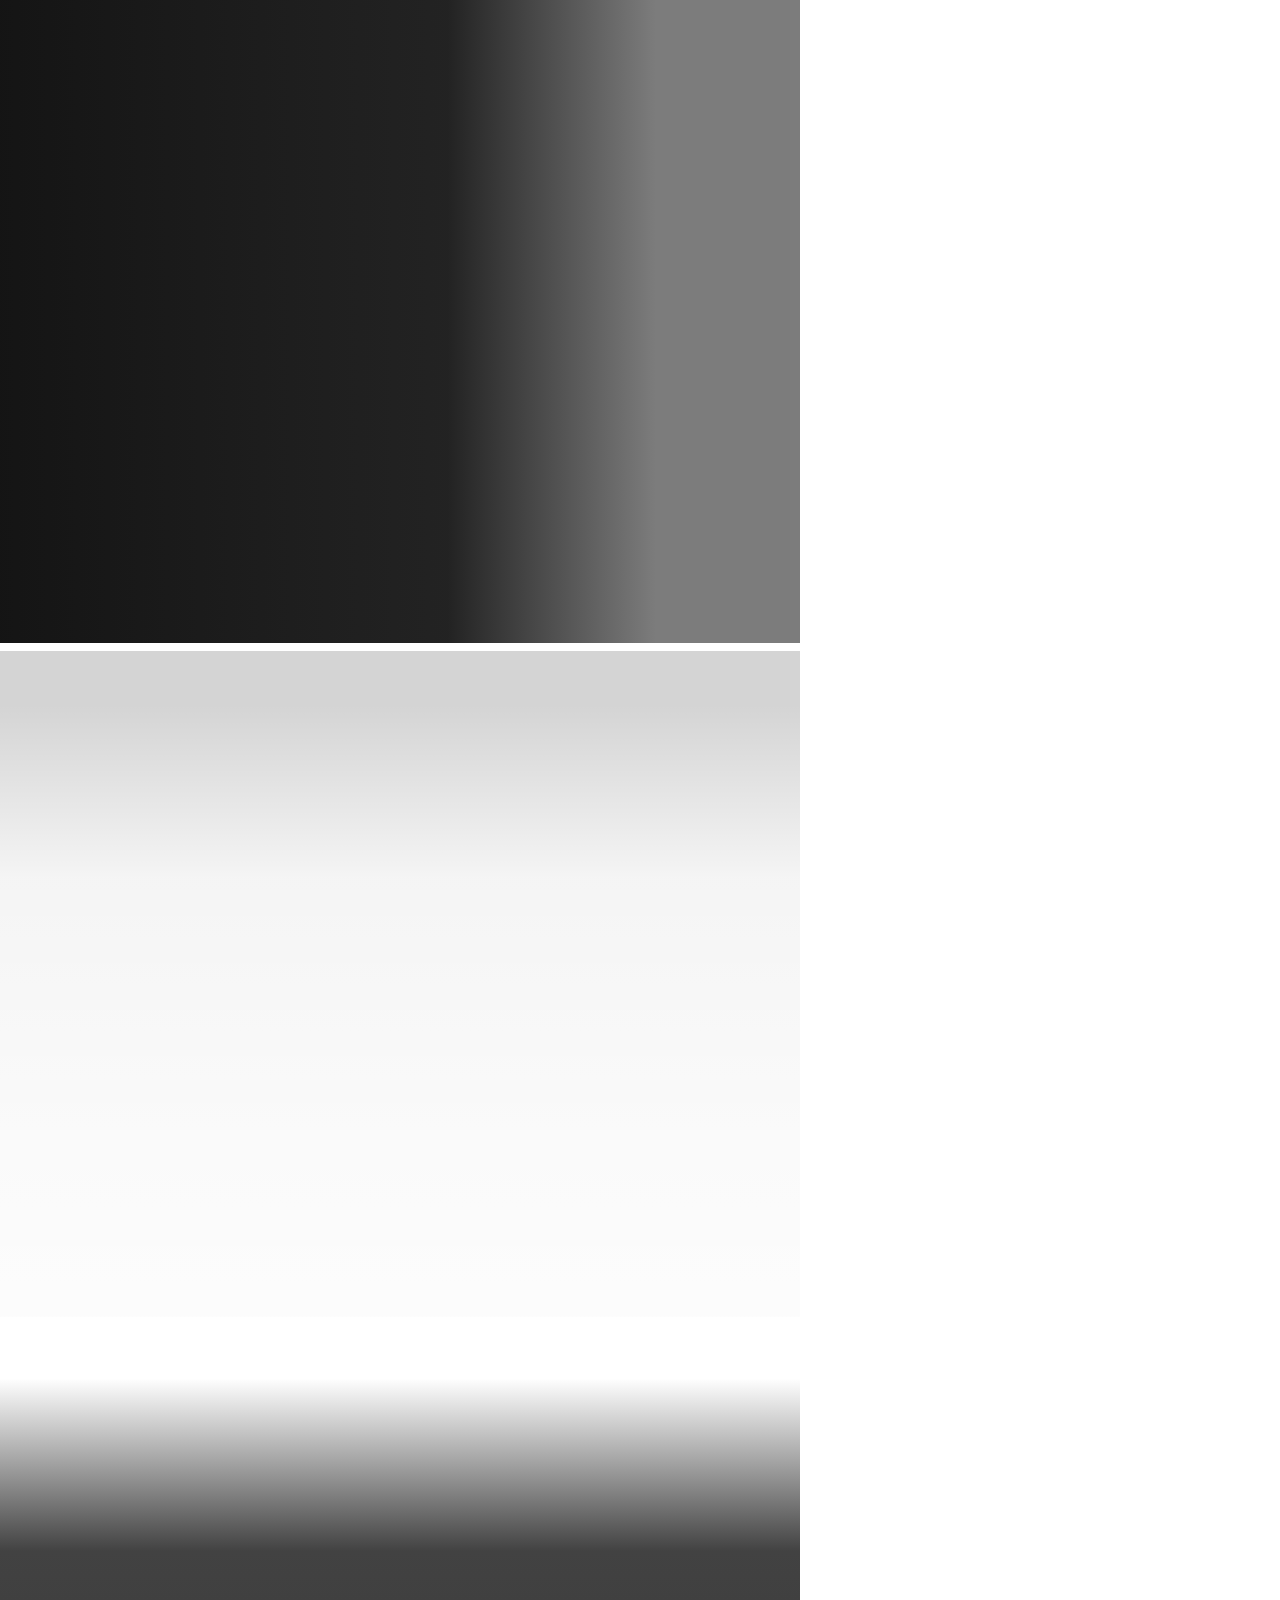
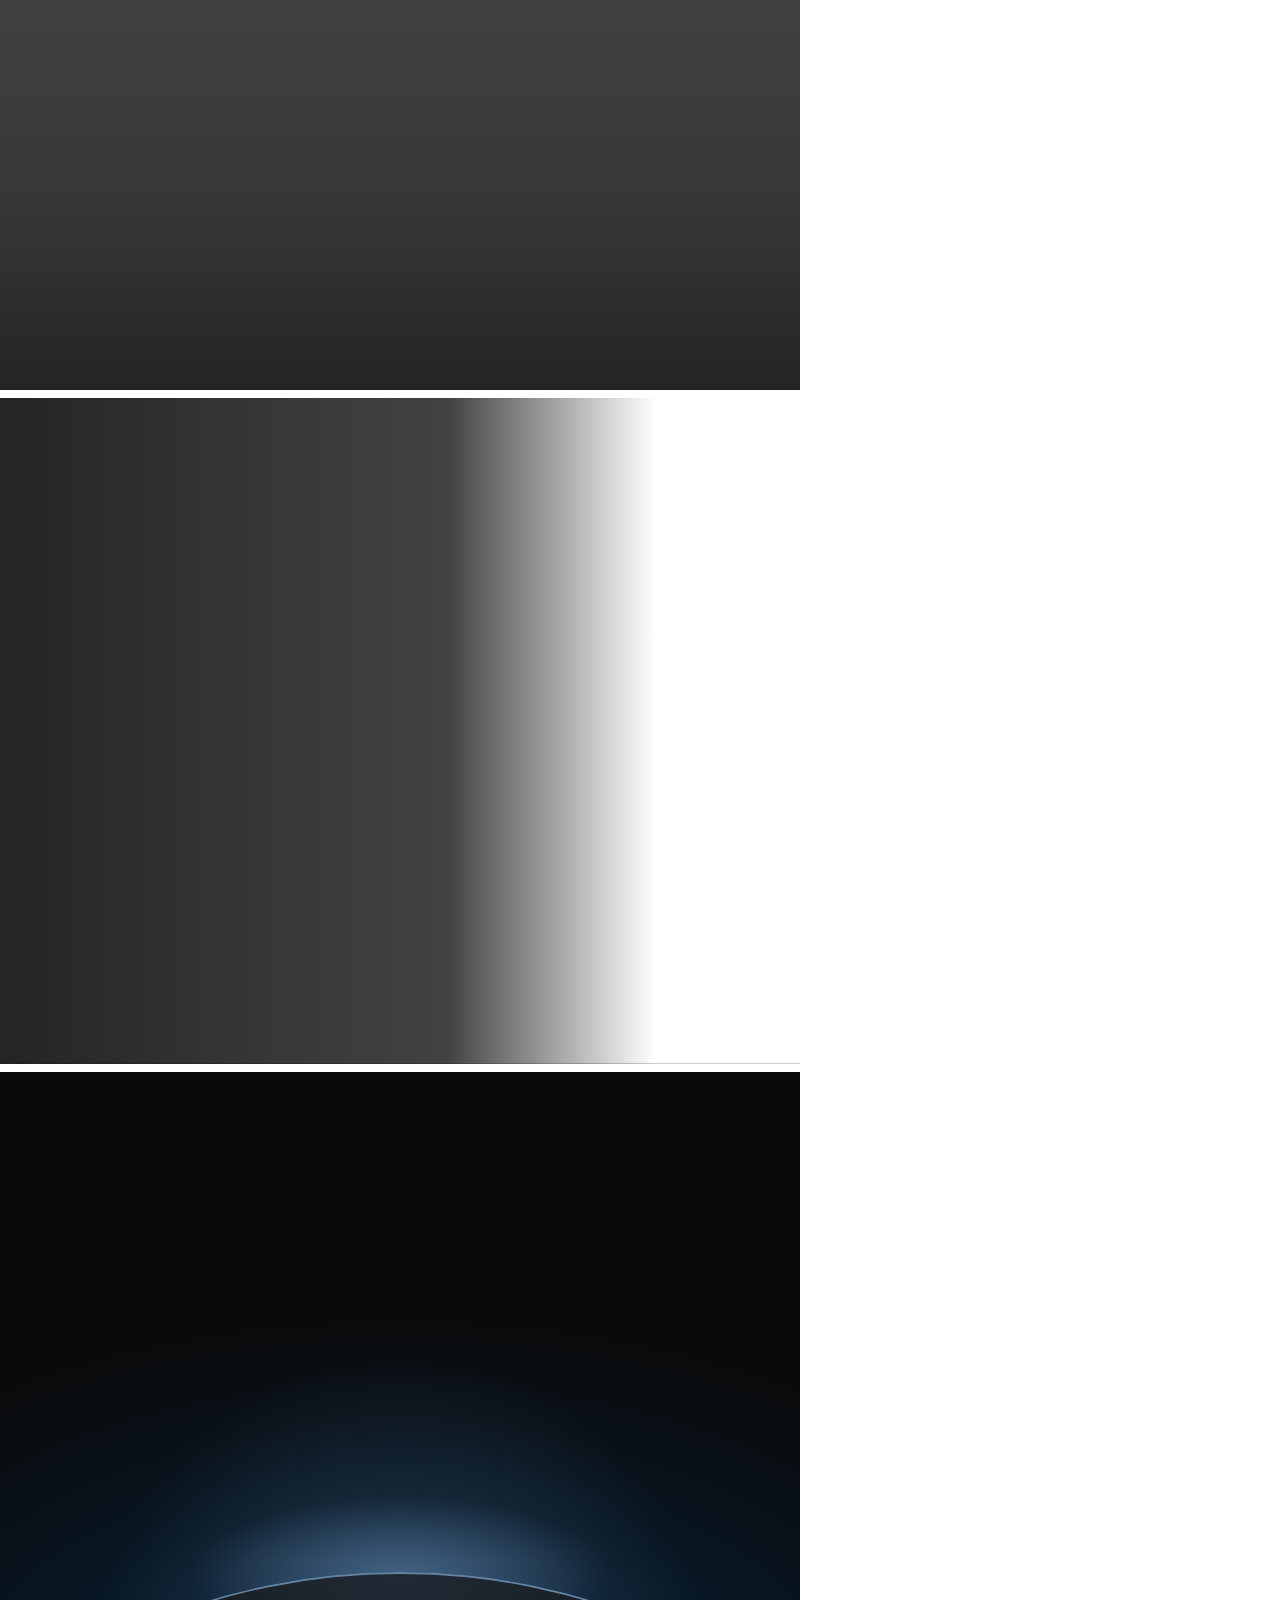
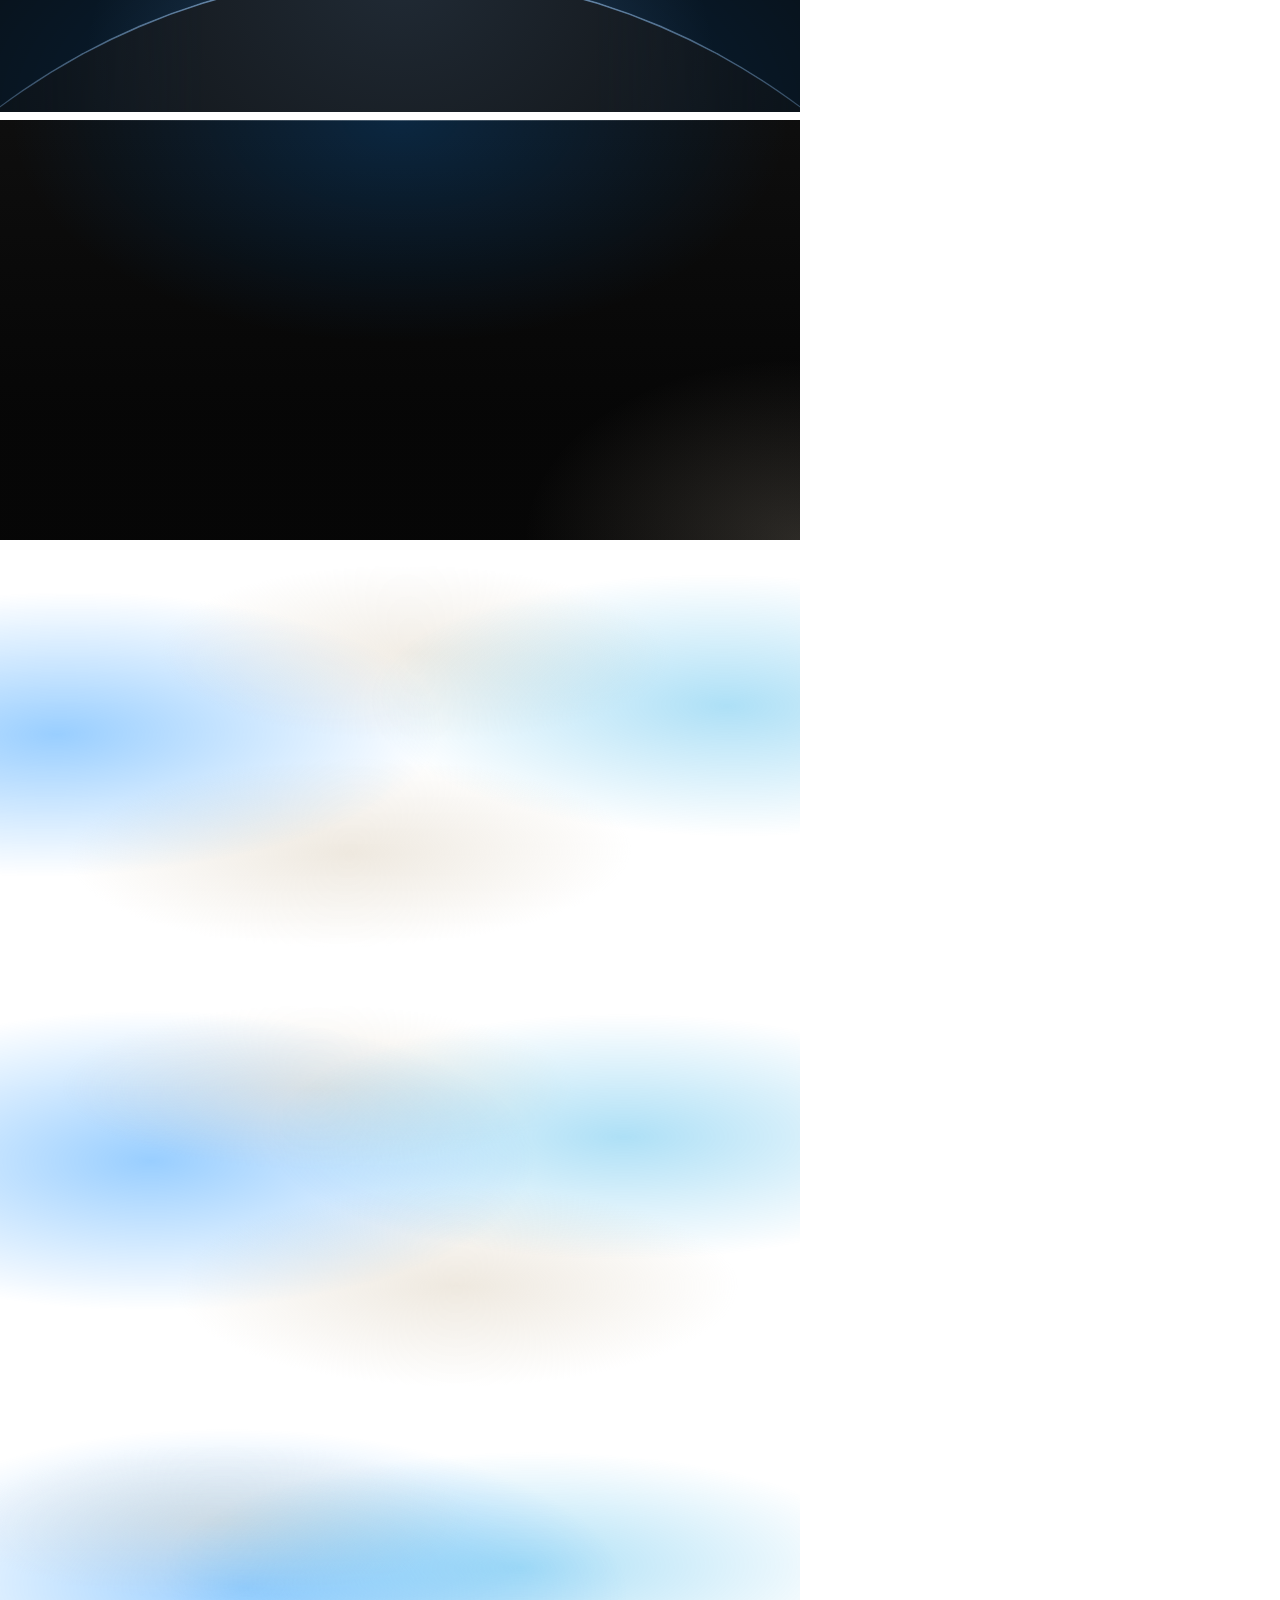
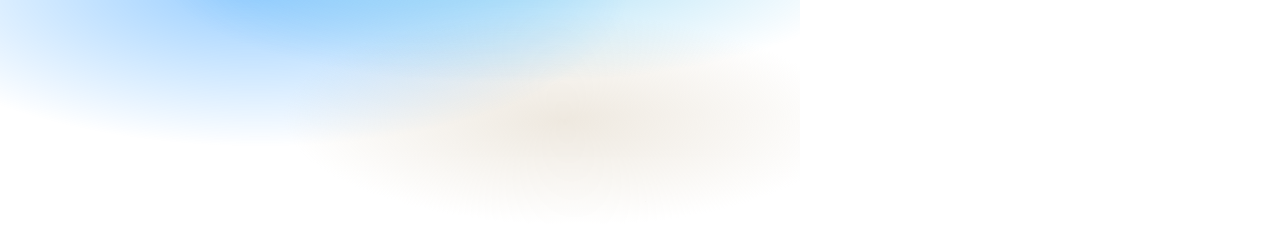
<file: assets/backgrounds/check.html>
<!doctype html>
<html lang="en" data-ground="sand">
<head>
<meta charset="utf-8">
<title>Backgrounds contrast check</title>
<!-- Every ground in a 800px box, for check.mjs: it sets a palette, screenshots the boxes and measures
     the ink and muted contrast on every pixel of each ground's text zone (index.json). The photograph
     grounds sit on a flat grey picture: #7c7c7c for the dark scrim, #d4d4d4 for the light one; and the worst case of the dark scrim: a white
     picture (white words on it). The light scrim is for pale photographs only. -->
<link rel="stylesheet" href="../system.css">
<link rel="stylesheet" href="backgrounds.css">
<style>body { margin: 0; width: 800px; } .box { width: 800px; margin: 0 0 8px; padding: 24px; font-size: 20px; } .pi, .pm { visibility: hidden; } .pi { color: var(--ink); } .pm { color: var(--muted); }  /* the liquid blobs held at the start, the middle and the end of their drift (the keyframes in backgrounds.css), so the text zone is measured where they stand under it */
  .at-start::before { animation: none; transform: translate3d(-7%, 0, 0) skewX(-7deg) scaleY(.94); } .at-start::after { animation: none; transform: translate3d(8%, 0, 0) skewX(6deg) scaleY(1.04); }
  .at-mid::before { animation: none; transform: translate3d(.5%, 0, 0) skewX(-.5deg) scaleY(.995); } .at-mid::after { animation: none; transform: translate3d(-.5%, 0, 0) scaleY(.98); }
  .at-end::before { animation: none; transform: translate3d(8%, 0, 0) skewX(6deg) scaleY(1.05); } .at-end::after { animation: none; transform: translate3d(-9%, 0, 0) skewX(-6deg) scaleY(.92); }
</style>
<script src="backgrounds.js" defer></script>
</head>
<body>
<div class="bg-mist box" data-g="mist" style="height:420px"><span class="pi">Ink</span> <span class="pm">Muted</span></div>
<div class="bg-halo box" data-g="halo" style="height:420px"><span class="pi">Ink</span> <span class="pm">Muted</span></div>
<div class="bg-grain box" data-g="grain" style="height:420px"><span class="pi">Ink</span> <span class="pm">Muted</span></div>
<div class="bg-paper box" data-g="paper" style="height:420px"><span class="pi">Ink</span> <span class="pm">Muted</span></div>
<div class="bg-dusk box" data-g="dusk" style="height:420px"><span class="pi">Ink</span> <span class="pm">Muted</span></div>
<div class="bg-topglow box" data-g="topglow" style="height:560px"><span class="pi">Ink</span> <span class="pm">Muted</span></div>
<div class="bg-ruled box" data-g="ruled" style="height:420px"><span class="pi">Ink</span> <span class="pm">Muted</span></div>
<div class="bg-dots box" data-g="dots" style="height:420px"><span class="pi">Ink</span> <span class="pm">Muted</span></div>
<div class="bg-arcs box" data-g="arcs" style="height:420px"><span class="pi">Ink</span> <span class="pm">Muted</span></div>
<div class="bg-band box" data-g="band" style="height:420px"><span class="pi">Ink</span> <span class="pm">Muted</span></div>
<div class="bg-field box" data-g="field" style="height:420px"><span class="pi">Ink</span> <span class="pm">Muted</span></div>
<div class="bg-band bg-tint box" data-g="band-tint" style="height:420px"><span class="pi">Ink</span> <span class="pm">Muted</span></div>
<div class="bg-field bg-tint box" data-g="field-tint" style="height:420px"><span class="pi">Ink</span> <span class="pm">Muted</span></div>
<div class="bg-photo box" data-g="photo" style="height:520px;--g-photo:linear-gradient(#7c7c7c,#7c7c7c)"><span class="pi">Ink</span> <span class="pm">Muted</span></div>
<div class="bg-photo bg-photo--left box" data-g="photo-left" style="height:520px;--g-photo:linear-gradient(#7c7c7c,#7c7c7c)"><span class="pi">Ink</span> <span class="pm">Muted</span></div>
<div class="bg-photo bg-photo--light box" data-g="photo-light" style="height:520px;--g-photo:linear-gradient(#d4d4d4,#d4d4d4)"><span class="pi">Ink</span> <span class="pm">Muted</span></div>
<div class="bg-photo box" data-g="photo-white" style="height:520px;--g-photo:linear-gradient(#fff,#fff)"><span class="pi">Ink</span> <span class="pm">Muted</span></div>
<div class="bg-photo bg-photo--left box" data-g="photo-left-white" style="height:520px;--g-photo:linear-gradient(#fff,#fff)"><span class="pi">Ink</span> <span class="pm">Muted</span></div>
<div class="bg-horizon box" data-g="horizon" style="height:640px"><span class="pi">Ink</span> <span class="pm">Muted</span></div>
<div class="bg-deep box" data-g="deep" style="height:420px"><span class="pi">Ink</span> <span class="pm">Muted</span></div>
<div class="bg-liquid box at-start" data-g="liquid" data-no-pause style="height:420px"><span class="pi">Ink</span> <span class="pm">Muted</span></div>
<div class="bg-liquid box at-mid" data-g="liquid-mid" data-no-pause style="height:420px"><span class="pi">Ink</span> <span class="pm">Muted</span></div>
<div class="bg-liquid box at-end" data-g="liquid-end" data-no-pause style="height:420px"><span class="pi">Ink</span> <span class="pm">Muted</span></div>

</body>
</html>
</file>
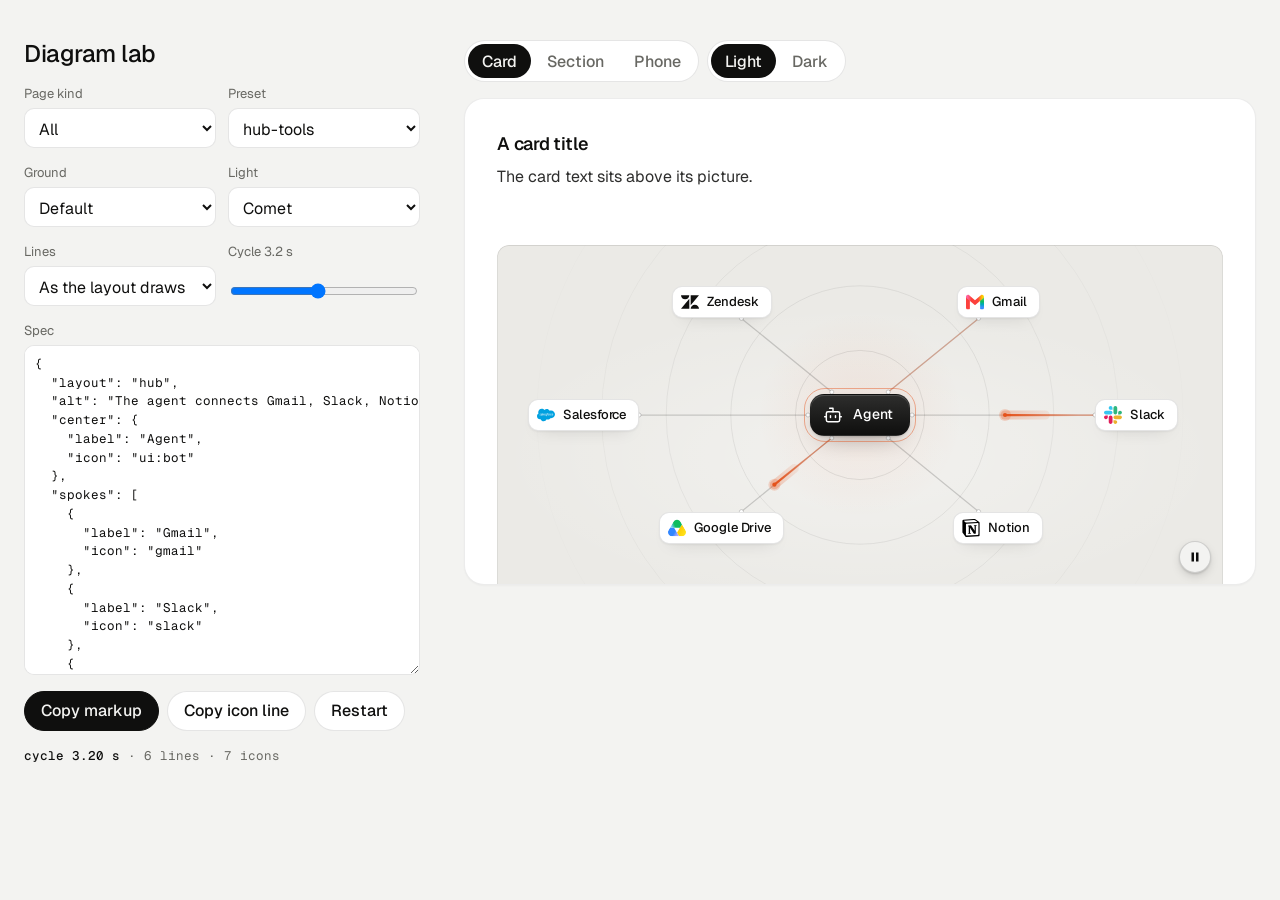
<file: assets/diagrams/lab.html>
<!doctype html>
<html lang="en">
<head>
<meta charset="utf-8">
<meta name="viewport" content="width=device-width, initial-scale=1">
<title>Diagram lab</title>
<link rel="preconnect" href="https://fonts.googleapis.com">
<link rel="preconnect" href="https://fonts.gstatic.com" crossorigin>
<link href="https://fonts.googleapis.com/css2?family=Geist:wght@300..700&family=Geist+Mono:wght@400;500&display=swap" rel="stylesheet">
<link rel="stylesheet" href="../ui/cards.css">
<link rel="stylesheet" href="diagram.css">
<style>
  /* The builder: pick a preset, change the JSON or the controls, see the card at once, copy the markup. Not part of a page. */
  :root { --font-text: "Geist", system-ui, sans-serif; --font-display: "Geist", system-ui, sans-serif; --font-mono: "Geist Mono", ui-monospace, monospace; }
  [data-theme="light"] { --bg: #f3f3f1; --card: #ffffff; --ink: #0f0f0e; --muted: #686863; --accent: #e5531c; --accent-ink: #ffffff; --frag: #ffffff; --ground-bg: #ebeae6; --ground-accent: #dcd9d0; --line: rgb(0 0 0 / .1); --field: #ffffff; }
  [data-theme="light"][data-accent="blue"] { --accent: #2456e8; }
  [data-theme="light"][data-accent="green"] { --accent: #16825d; }
  [data-theme="dark"] { --bg: #070708; --card: #141416; --ink: #f2f2ef; --muted: #8f9094; --accent: #ff7a3c; --accent-ink: #120c08; --frag: #1c1d20; --ground-bg: #101012; --ground-accent: #232326; --line: rgb(255 255 255 / .12); --field: #101012; }
  [data-theme="dark"][data-accent="white"] { --accent: #f2f2ef; --accent-ink: #0b0b0c; }
  [data-theme="dark"][data-accent="green"] { --accent: #3ccf8e; --accent-ink: #06130d; }
  * { box-sizing: border-box; }
  html, body { margin: 0; }
  body { font-family: var(--font-text); background: var(--bg); color: var(--ink); -webkit-font-smoothing: antialiased; min-height: 100vh; }
  .lab { display: grid; gap: 32px; max-width: 1440px; margin: 0 auto; padding: 32px 24px 64px; }
  .side { display: grid; gap: 16px; align-content: start; min-width: 0; }
  .side h1 { margin: 0; font: 500 24px/1.2 var(--font-display); letter-spacing: -0.02em; }
  .row { display: grid; gap: 6px; }
  .row > label, .row > .lbl { font-size: 13px; color: var(--muted); }
  .two { display: grid; grid-template-columns: 1fr 1fr; gap: 12px; }
  select, textarea, button, input[type=range] { font: inherit; color: inherit; }
  select, textarea { width: 100%; background: var(--field); border: 1px solid var(--line); border-radius: 10px; padding: 9px 10px; }
  select { height: 40px; }
  textarea { min-height: 360px; resize: vertical; font: 400 12.5px/1.5 var(--font-mono); white-space: pre; tab-size: 2; }
  textarea.is-bad { border-color: #c4321c; }
  .btns { display: flex; flex-wrap: wrap; gap: 8px; }
  button.b { height: 40px; padding: 0 16px; border-radius: 999px; border: 1px solid var(--line); background: var(--card); cursor: pointer; font-weight: 500; }
  button.b:hover { border-color: var(--ink); }
  button.b--main { background: var(--ink); color: var(--bg); border-color: var(--ink); }
  .out { font: 400 12.5px/1.5 var(--font-mono); color: var(--muted); overflow-wrap: anywhere; min-height: 1.5em; }
  .out b { color: var(--ink); font-weight: 500; }
  .out .bad { color: #c4321c; }
  .lb-stage { min-width: 0; display: grid; align-content: start; gap: 16px; }
  .lb-stage .card > .panel { --p-h: 340px; }
  .lb-stage .card--wide > .panel { --p-h: 560px; }
  .lb-stage .card--phone { max-width: 390px; }
  .lb-stage .card--phone > .panel { --p-h: 300px; }
  .seg { display: inline-flex; border: 1px solid var(--line); border-radius: 999px; padding: 3px; gap: 2px; background: var(--card); width: fit-content; }
  .seg button { height: 34px; padding: 0 14px; border: 0; background: none; border-radius: 999px; cursor: pointer; font-weight: 500; color: var(--muted); }
  .seg button[aria-pressed="true"] { background: var(--ink); color: var(--bg); }
  @media (min-width: 1024px) { .lab { grid-template-columns: 400px minmax(0, 1fr); gap: 40px; padding-top: 40px; } textarea { min-height: 330px; } .side { position: sticky; top: 24px; max-height: calc(100vh - 48px); overflow: auto; padding-right: 4px; } }
  @media (max-width: 639px) { .lab { padding: 24px 16px 48px; } }
</style>
</head>
<body data-theme="light" data-icon-base="../icons/demo/">
<div class="lab">
  <aside class="side">
    <h1>Diagram lab</h1>
    <div class="two">
      <div class="row"><label for="type">Page kind</label><select id="type"><option value="">All</option><option>software</option><option>tech</option><option>gaming</option><option>product</option><option>service</option></select></div>
      <div class="row"><label for="preset">Preset</label><select id="preset"></select></div>
    </div>
    <div class="two">
      <div class="row"><label for="ground">Ground</label><select id="ground"><option value="">Default</option><option>dots</option><option>rings</option><option>grid</option><option>glow</option><option>glow dots</option><option>glow rings</option><option>none</option></select></div>
      <div class="row"><label for="pulse">Light</label><select id="pulse"><option value="">Comet</option><option>dot</option><option>none</option></select></div>
    </div>
    <div class="two">
      <div class="row"><label for="curve">Lines</label><select id="curve"><option value="">As the layout draws them</option><option>curve</option><option>elbow</option><option>swirl</option></select></div>
      <div class="row"><label for="cycle">Cycle <span id="cycleV">3.2 s</span></label><input id="cycle" type="range" min="2.5" max="4" step="0.1" value="3.2"></div>
    </div>
    <div class="row"><label for="json">Spec</label><textarea id="json" spellcheck="false"></textarea></div>
    <div class="btns">
      <button class="b b--main" id="copy" type="button">Copy markup</button>
      <button class="b" id="copyIcons" type="button">Copy icon line</button>
      <button class="b" id="restart" type="button">Restart</button>
    </div>
    <div class="out" id="info"></div>
  </aside>
  <main class="lb-stage">
    <div class="btns">
      <div class="seg" id="size" role="group" aria-label="Size"><button type="button" data-v="card" aria-pressed="true">Card</button><button type="button" data-v="section" aria-pressed="false">Section</button><button type="button" data-v="phone" aria-pressed="false">Phone</button></div>
      <div class="seg" id="theme" role="group" aria-label="Palette"><button type="button" data-v="light" aria-pressed="true">Light</button><button type="button" data-v="dark" aria-pressed="false">Dark</button></div>
    </div>
    <article class="card card--row" id="card"><h3 id="ct"></h3><p id="cp"></p><div class="panel"><div class="dg" id="dg"></div></div></article>
  </main>
</div>
<script type="module">
  import dg from './diagram.js';
  const $ = id => document.getElementById(id);
  const presets = await dg.presets();
  const base = new URL('../icons/demo/', location.href).href;
  const q = new URLSearchParams(location.search);
  let spec = null, d = null, size = 'card';

  const names = type => Object.keys(presets).filter(k => !type || (presets[k].types || []).includes(type));
  const fillPresets = () => { $('preset').innerHTML = names($('type').value).map(k => `<option>${k}</option>`).join(''); };
  const load = id => { spec = JSON.parse(JSON.stringify(presets[id])); delete spec.types; $('json').value = JSON.stringify(spec, null, 2); sync(); };
  const first = n => (spec.center || spec.core || spec.input || spec.root || spec.left || {}).label || n;

  function iconIds(o, out = new Set()) {
    if (Array.isArray(o)) o.forEach(x => iconIds(x, out));
    else if (o && typeof o === 'object') for (const k in o) { if (k === 'icon' && typeof o[k] === 'string' && !/^text:|[/.]/.test(o[k])) out.add(o[k]); else iconIds(o[k], out); }
    return out;
  }
  function markup() {
    const j = JSON.stringify(spec);
    return /'/.test(j)
      ? `<div class="panel"><div class="dg" data-diagram><script type="application/json">${j}<\/script></div></div>`
      : `<div class="panel"><div class="dg" data-diagram='${j}'></div></div>`;
  }
  function paint() {
    const card = $('card');
    card.classList.toggle('card--wide', size === 'section');
    card.classList.toggle('card--phone', size === 'phone');
    const s = JSON.parse(JSON.stringify(spec));
    if (size === 'section') s.size = 'section';
    $('ct').textContent = 'A card title';
    $('cp').textContent = 'The card text sits above its picture.';
    const el = $('dg');
    d = dg.mount(el, s, { iconBase: base });
    const ids = [...iconIds(spec)];
    setTimeout(() => {
      $('info').innerHTML = `<b>cycle ${d.T ? d.T.toFixed(2) : '-'} s</b> · ${d.E ? d.E.filter(e => e.lit).length : 0} lines · ${ids.length} icons`;
    }, 400);
  }
  function sync() {
    try { spec = JSON.parse($('json').value); $('json').classList.remove('is-bad'); } catch (e) { $('json').classList.add('is-bad'); $('info').innerHTML = `<span class="bad">${e.message}</span>`; return; }
    paint();
  }
  // a control writes into the spec and the textarea
  function setField(path, v) {
    try { spec = JSON.parse($('json').value); } catch { return; }
    const [a, b] = path.split('.');
    if (b) { spec[a] = spec[a] || {}; if (v === '' || v == null) delete spec[a][b]; else spec[a][b] = v; if (!Object.keys(spec[a]).length) delete spec[a]; }
    else if (v === '' || v == null) delete spec[a]; else spec[a] = v;
    $('json').value = JSON.stringify(spec, null, 2);
    sync();
  }
  $('type').onchange = () => { fillPresets(); load($('preset').value); };
  $('preset').onchange = () => { $('ground').value = $('pulse').value = $('curve').value = ''; $('cycle').value = 3.2; $('cycleV').textContent = '3.2 s'; load($('preset').value); };
  $('ground').onchange = () => setField('ground', $('ground').value);
  $('pulse').onchange = () => setField('motion.pulse', $('pulse').value);
  $('curve').onchange = () => setField('curve', $('curve').value);
  $('cycle').oninput = () => { $('cycleV').textContent = (+$('cycle').value).toFixed(1) + ' s'; setField('motion.cycle', +$('cycle').value === 3.2 ? '' : +$('cycle').value); };
  let t0; $('json').oninput = () => { clearTimeout(t0); t0 = setTimeout(sync, 350); };
  $('restart').onclick = () => d && d.restart && d.restart();
  const copy = async (text, btn, label) => { try { await navigator.clipboard.writeText(text); btn.textContent = 'Copied'; } catch { btn.textContent = 'Copy failed'; } setTimeout(() => (btn.textContent = label), 1400); };
  $('copy').onclick = () => copy(markup(), $('copy'), 'Copy markup');
  $('copyIcons').onclick = () => copy(`node <skill>/scripts/icons.mjs fetch ${[...iconIds(spec)].join(' ')} --out assets/icons`, $('copyIcons'), 'Copy icon line');
  for (const [id, key] of [['size', 'size'], ['theme', 'theme']]) {
    $(id).onclick = ev => {
      const b = ev.target.closest('button'); if (!b) return;
      [...$(id).children].forEach(x => x.setAttribute('aria-pressed', String(x === b)));
      if (key === 'size') { size = b.dataset.v; paint(); } else document.body.dataset.theme = b.dataset.v;
    };
  }
  if (q.get('type')) $('type').value = q.get('type');
  fillPresets();
  if (q.get('preset') && presets[q.get('preset')]) $('preset').value = q.get('preset');
  if (q.get('theme') === 'dark') { document.body.dataset.theme = 'dark'; $('theme').children[1].click(); }
  load($('preset').value);
  window.__lab = { get d() { return d; } };
</script>
</body>
</html>
</file>
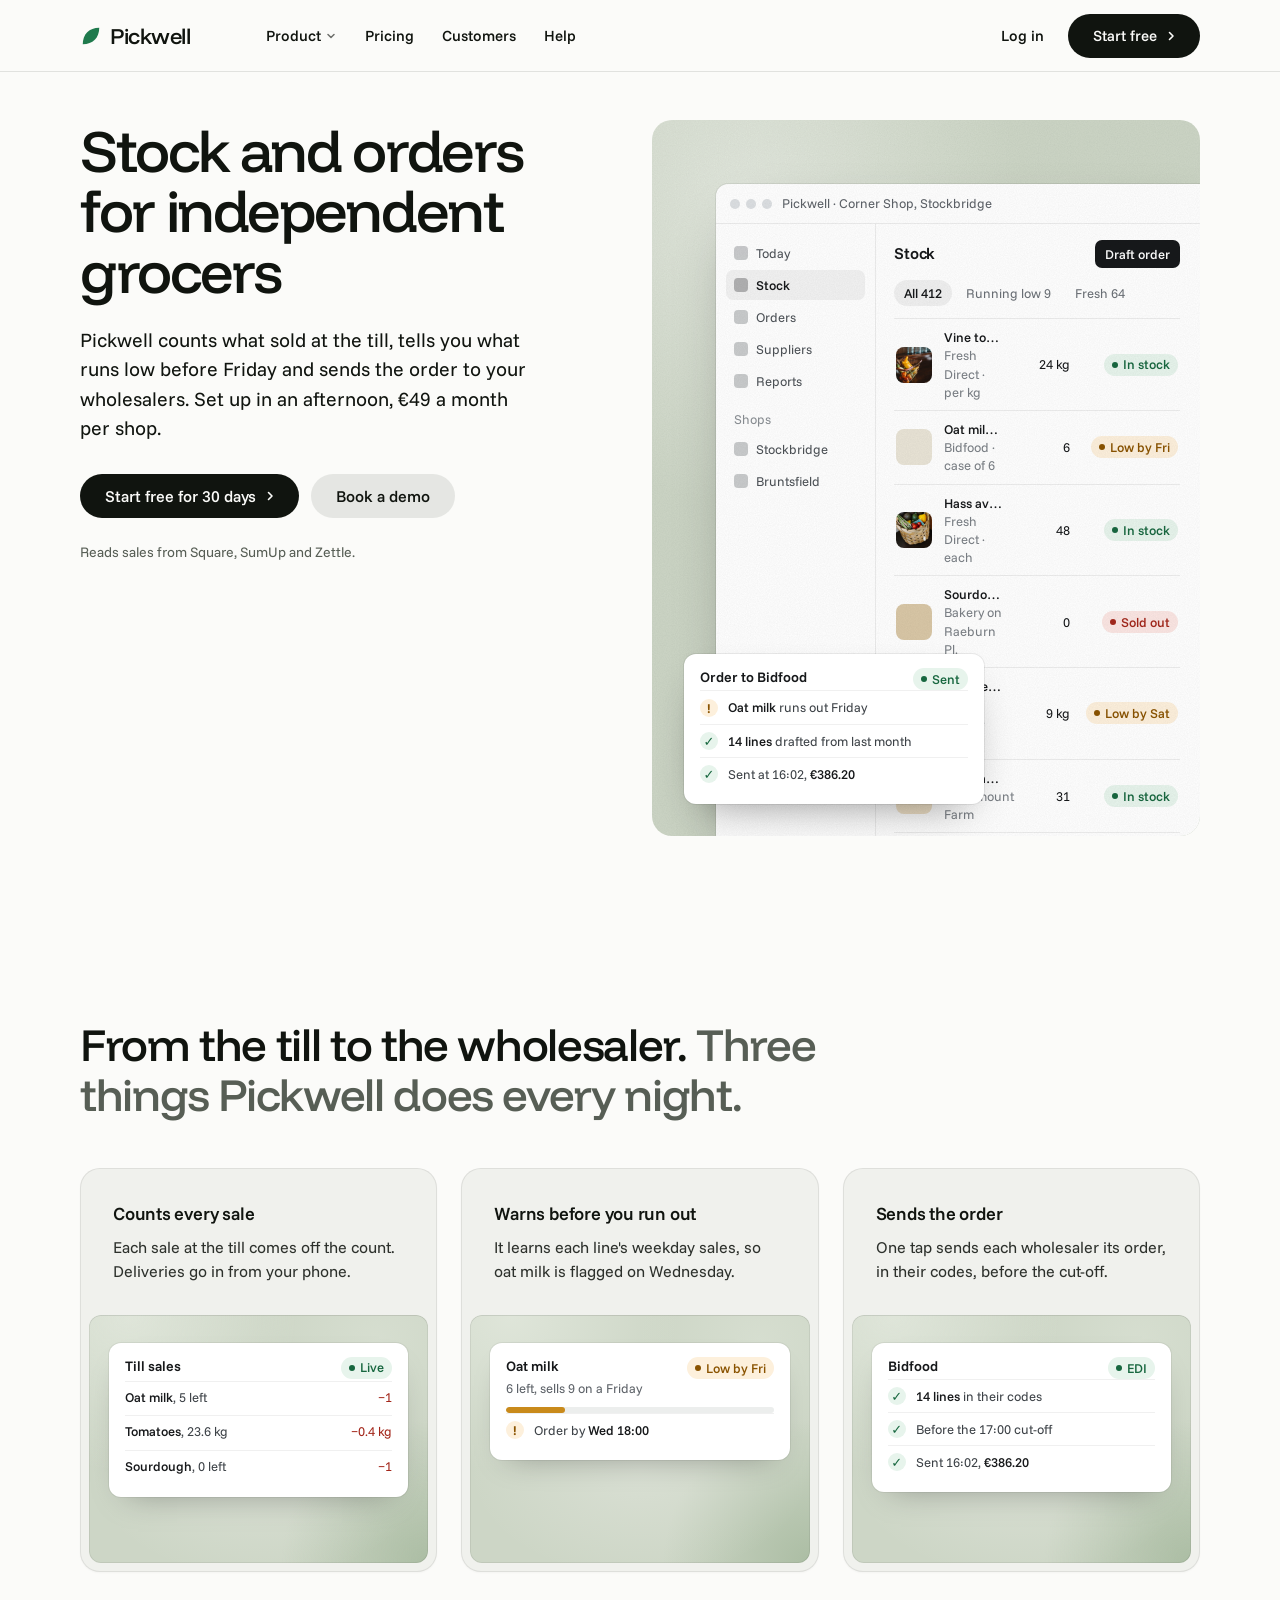
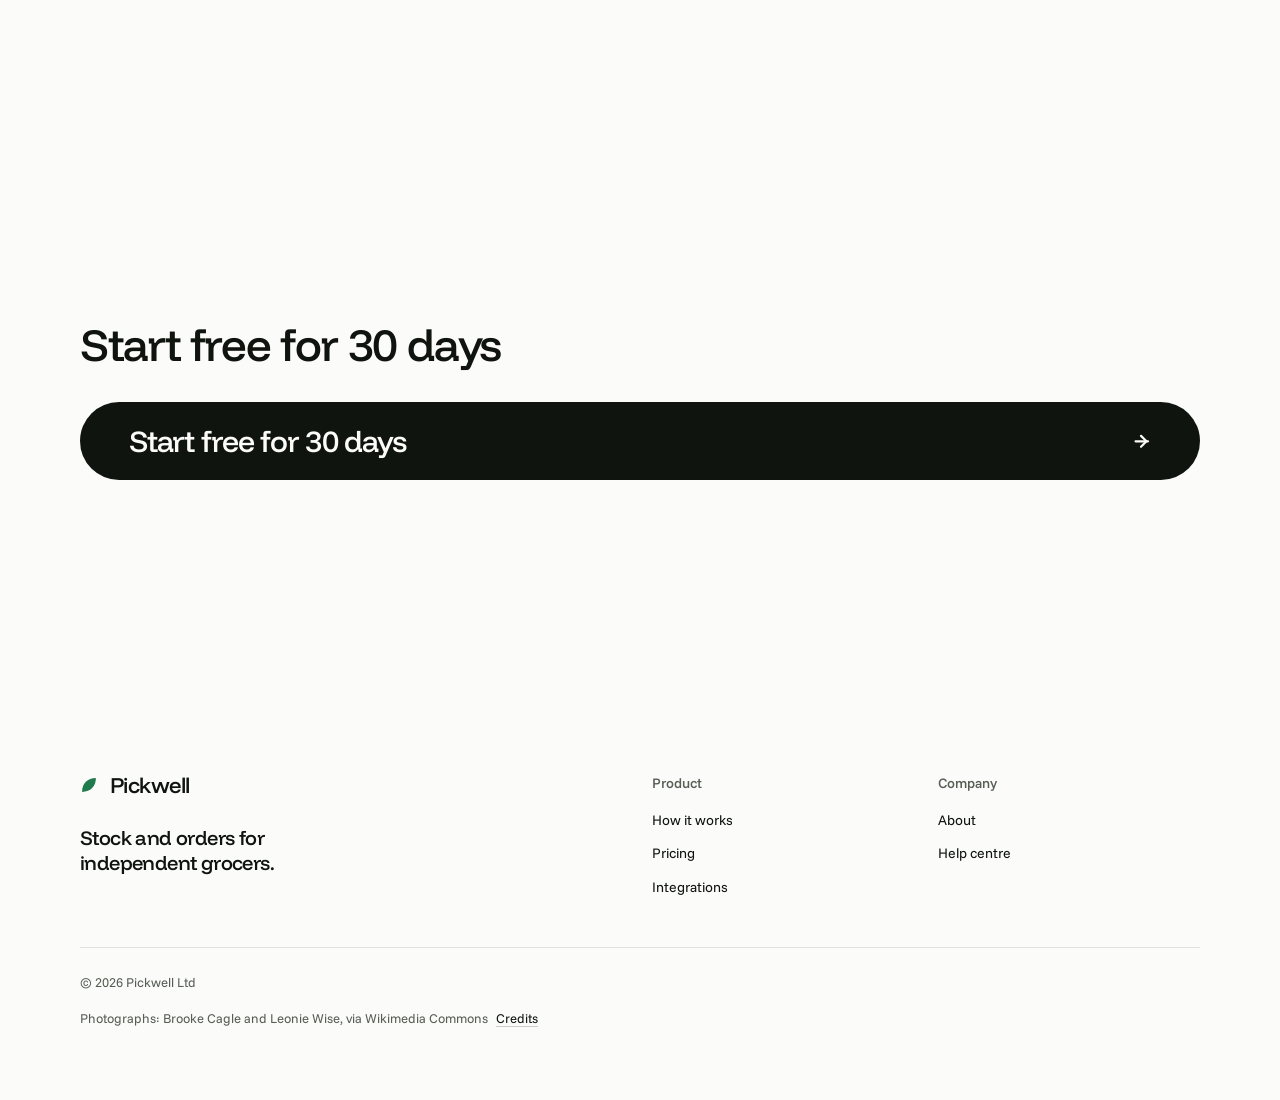
<file: assets/layout/hero-collage.html>
<!doctype html>
<!-- layout v4 demo: hero-collage (references/layout-v4.md, heroes.json "collage"). type: software. fonts: funnel. -->
<html lang="en" data-type="software" data-radius="soft" data-ground="sage" data-buttons="pill">
<head>
<meta charset="utf-8">
<meta name="viewport" content="width=device-width, initial-scale=1">
<meta name="site-kind" content="software">
<title>Pickwell: stock and orders for independent grocers</title>
<meta name="description" content="Pickwell counts what sold at the till, warns you what runs low and sends the order to your wholesalers. €49 a month per shop.">
<link rel="preconnect" href="https://fonts.googleapis.com"><link rel="preconnect" href="https://fonts.gstatic.com" crossorigin>
<link href="https://fonts.googleapis.com/css2?family=Funnel+Display:wght@300..800&family=Funnel+Sans:wght@300..800&display=swap" rel="stylesheet">
<link rel="stylesheet" href="../system.css">
<link rel="stylesheet" href="../ui/cards.css">
<link rel="stylesheet" href="layout.css">
<link rel="stylesheet" href="demo.css">
<style>
:root {
  --p-bg: #fbfbf9; --p-surface: #f0f1ed; --p-ink: #10140f; --p-muted: #575e55;
  --p-accent: #1f7a4d; --p-accent-ink: #ffffff; --p-action: #10140f; --p-action-ink: #fbfbf9;
  --p-inv-bg: #10140f; --p-inv-surface: #1a1f19; --p-inv-ink: #f3f5f1; --p-inv-muted: #a5ada2;
  --p-inv-accent: #6fcf9a; --p-inv-accent-ink: #10140f; --p-inv-action: #f3f5f1; --p-inv-action-ink: #10140f;
  --font-display: "Funnel Display", system-ui, sans-serif; --font-text: "Funnel Sans", system-ui, sans-serif;
  --display-weight: 500; --display-tracking: -0.03em; --display-tracking-xl: -0.04em; --ly-scale: .98;
}
/* the lit ground of the art: the page's sage with one soft light and a fine grain */
.hero__art { background:
    radial-gradient(70% 60% at 18% 12%, color-mix(in oklab, var(--ground-surface) 80%, white), transparent 70%),
    radial-gradient(60% 50% at 90% 100%, color-mix(in oklab, var(--ground-bg) 80%, var(--ground-accent)), transparent 70%),
    var(--ground-bg); }
.hero__art::after { content: ""; position: absolute; inset: 0; pointer-events: none; opacity: .22; mix-blend-mode: multiply;
  background-image: url("data:image/svg+xml,%3Csvg xmlns='http://www.w3.org/2000/svg' width='160' height='160'%3E%3Cfilter id='n'%3E%3CfeTurbulence type='fractalNoise' baseFrequency='.9' numOctaves='2' stitchTiles='stitch'/%3E%3CfeColorMatrix values='0 0 0 0 .3 0 0 0 0 .3 0 0 0 0 .3 0 0 0 .55 0'/%3E%3C/filter%3E%3Crect width='100%25' height='100%25' filter='url(%23n)'/%3E%3C/svg%3E"); }
.hero__art > .ly-piece--note { left: var(--s-6); bottom: var(--s-6); width: 300px; z-index: 2; }
.d-note__line { display: flex; align-items: center; gap: 10px; padding: 7px 0; font-size: 13px; color: #3d4247; border-top: 1px solid rgb(0 0 0 / .06); }
.d-note__line:first-of-type { border-top: 0; }
.d-note__line i { width: 18px; height: 18px; border-radius: 50%; flex: none; display: grid; place-items: center; background: #e7f4ec; color: #17673f; font-style: normal; font-size: 13px; font-weight: 700; }
.d-note__line i.warn { background: #fdf0dc; color: #8a5300; }
.d-note__line b { font-weight: 500; color: #16181a; }
.hero__proof { font-size: var(--t-small); color: var(--muted); }
/* the window's rows without their time column; its content keeps --ly-cut-room clear at the right, so the frame cuts empty margin, not the chips */
.ly-piece--main .d-row { grid-template-columns: 36px minmax(0, 1fr) 56px 96px; }
.ly-piece--main .d-main { padding-right: var(--ly-cut-room); }
@media (max-width: 639px) { .ly-piece--main .d-row { grid-template-columns: 36px minmax(0, 1fr) 96px; } }
/* the second section: three cards, each with an inset panel on the hero's lit sage ground */
.open-cards .panel { --p-h: 248px; background:
    radial-gradient(80% 70% at 20% 0%, color-mix(in oklab, var(--ground-surface) 80%, white), transparent 70%),
    var(--ground-bg); }
.open-cards .d-card { box-shadow: 0 0 0 1px rgb(0 0 0 / .06), 0 14px 32px -18px rgb(0 0 0 / .35); }
.open-cards .d-note__line:first-of-type { border-top: 1px solid rgb(0 0 0 / .06); }
.open-cards .stage > .at-rise { --ax: 20px; --ay: 28px; --fit-max: 300px; }
.d-receipt { display: grid; gap: 2px; font: 400 13px/1.35 var(--font-text); }
.d-receipt .ln { display: grid; grid-template-columns: minmax(0, 1fr) auto; gap: 12px; padding: 7px 0; border-top: 1px solid rgb(0 0 0 / .06); color: #3d4247; }
.d-receipt .ln b { font-weight: 500; color: #16181a; } .d-receipt .ln em { font-style: normal; color: #a3271b; } .d-receipt .ln span:last-child { color: #7b8086; text-align: right; }
@media (max-width: 1023px) { .hero__art > .ly-piece--note { left: var(--s-4); bottom: var(--s-4); width: 270px; } }
/* three cards across from 1024 (their fragments are made to fit a 220px panel, so the kit's 1024-1279
   two-up rule for span-4 panels is not needed: these cards carry no span class); text beside the panel
   from 640 to 1023; stacked with a 148px panel on a phone: the section stays one screen (1.3 at most) */
.open-cards > .card { grid-column: 1 / -1; }
@media (min-width: 1024px) { .open-cards > .card { grid-column: auto / span 4; } }
@media (min-width: 640px) and (max-width: 1023px) {
  .open-cards > .card { display: grid; grid-template-columns: minmax(0, 5fr) minmax(0, 7fr); grid-auto-rows: min-content; column-gap: var(--s-6); align-content: start; }
  .open-cards > .card > :not(.panel) { grid-column: 1; }
  .open-cards > .card > .panel { grid-column: 2; grid-row: 1 / span 4; --p-h: 208px; margin: calc(var(--c-gap) - var(--c-pad)) calc(var(--c-gap) - var(--c-pad)) calc(var(--c-gap) - var(--c-pad)) 0; border-radius: calc(var(--c-r) - var(--c-gap)); }
}
@media (max-width: 639px) { .open-cards .panel { --p-h: 148px; } .stage > .at-rise { --ay-sm: 20px; } .open-cards > .card > .panel { margin-top: var(--s-5); } }
</style>
</head>
<body>
<header class="nav">
  <div class="wrap nav__bar">
    <a class="nav__logo" href="#"><span class="mark" data-mark="leaf" aria-hidden="true"></span>Pickwell</a>
    <nav class="nav__links" aria-label="Main">
      <div class="nav__item">
        <a class="nav__link" href="#how">Product <svg class="chev" viewBox="0 0 12 12" aria-hidden="true"><path d="M3 4.5l3 3 3-3" fill="none" stroke="currentColor" stroke-width="1.5" stroke-linecap="round" stroke-linejoin="round"/></svg></a>
        <div class="nav__menu">
          <div class="wrap grid">
            <div class="menu-col span-3"><p class="t-label">Stock</p><a href="#how">Counts from the till<span>Square, SumUp, Zettle</span></a><a href="#how">Fresh and dates<span>Use-by alerts each morning</span></a></div>
            <div class="menu-col span-3"><p class="t-label">Orders</p><a href="#how">Suggested orders<span>From last month's sales</span></a><a href="#how">Wholesalers<span>Sent by email or EDI</span></a></div>
          </div>
        </div>
      </div>
      <div class="nav__item"><a class="nav__link" href="#how">Pricing</a></div>
      <div class="nav__item"><a class="nav__link" href="#how">Customers</a></div>
      <div class="nav__item"><a class="nav__link" href="#how">Help</a></div>
    </nav>
    <div class="nav__actions">
      <a class="nav__link" href="#how">Log in</a>
      <a class="btn btn--primary" href="#how">Start free</a>
    </div>
    <button class="nav__toggle" type="button" aria-expanded="false" aria-label="Menu"><svg width="18" height="18" viewBox="0 0 18 18" aria-hidden="true"><path d="M2 5h14M2 13h14" stroke="currentColor" stroke-width="1.6" stroke-linecap="round"/></svg></button>
  </div>
</header>

<main>
  <section class="hero hero--collage" aria-labelledby="hero-h">
    <div class="wrap"><div class="hero-text grid hero__grid">
      <div class="hero__text span-5">
        <h1 id="hero-h">Stock and orders for independent grocers</h1>
        <p class="hero__lead">Pickwell counts what sold at the till, tells you what runs low before Friday and sends the order to your wholesalers. Set up in an afternoon, €49 a month per shop.</p>
        <div class="btn-row"><a class="btn btn--primary" href="#how">Start free for 30 days</a><a class="btn btn--secondary" href="#how">Book a demo</a></div>
        <p class="hero__proof">Reads sales from Square, SumUp and Zettle.</p>
      </div>
      <div class="hero__art span-6 start-7" role="img" aria-label="Pickwell's stock list with oat milk running low, and an order sent to a wholesaler">
        <div class="ly-piece ly-piece--main d-win" aria-hidden="true">
          <div class="d-win__bar"><span class="d-win__dots"><i></i><i></i><i></i></span><span>Pickwell · Corner Shop, Stockbridge</span></div>
          <div class="d-win__body">
            <div class="d-side">
              <span><i></i>Today</span><span class="is-on"><i></i>Stock</span><span><i></i>Orders</span><span><i></i>Suppliers</span><span><i></i>Reports</span>
              <span class="d-side__label">Shops</span><span><i></i>Stockbridge</span><span><i></i>Bruntsfield</span>
            </div>
            <div class="d-main">
              <div class="d-main__head"><h4>Stock</h4><span class="d-btn">Draft order</span></div>
              <div class="d-tabs"><span class="is-on">All 412</span><span>Running low 9</span><span>Fresh 64</span></div>
              <div class="d-rows">
                <div class="d-row"><img src="img/photo-m61660576.jpg" alt="" style="object-position: 72% 64%"><div><b>Vine tomatoes</b><small>Fresh Direct · per kg</small></div><span class="num">24 kg</span><span class="d-chip">In stock</span></div>
                <div class="d-row"><span class="d-thumb" style="background:#e9e4d6"></span><div><b>Oat milk, 1 litre</b><small>Bidfood · case of 6</small></div><span class="num">6</span><span class="d-chip d-chip--low">Low by Fri</span></div>
                <div class="d-row"><img src="img/photo-m61757972.jpg" alt="" style="object-position: 62% 30%"><div><b>Hass avocados</b><small>Fresh Direct · each</small></div><span class="num">48</span><span class="d-chip">In stock</span></div>
                <div class="d-row"><span class="d-thumb" style="background:#d9c7a6"></span><div><b>Sourdough, large</b><small>Bakery on Raeburn Pl.</small></div><span class="num">0</span><span class="d-chip d-chip--out">Sold out</span></div>
                <div class="d-row"><img src="img/photo-m61660576.jpg" alt="" style="object-position: 20% 60%"><div><b>Courgettes</b><small>Fresh Direct · per kg</small></div><span class="num">9 kg</span><span class="d-chip d-chip--low">Low by Sat</span></div>
                <div class="d-row"><span class="d-thumb" style="background:#f0e2c8"></span><div><b>Free-range eggs, 6</b><small>Blackmount Farm</small></div><span class="num">31</span><span class="d-chip">In stock</span></div>
              </div>
            </div>
          </div>
        </div>
        <div class="ly-piece ly-piece--note d-card" aria-hidden="true" data-ly-steps="700">
          <div class="d-card__row"><h5>Order to Bidfood</h5><span class="d-chip" data-step data-step-at="4">Sent</span></div>
          <div class="d-note__line" data-step><i class="warn">!</i><span><b>Oat milk</b> runs out Friday</span></div>
          <div class="d-note__line" data-step><i>✓</i><span><b>14 lines</b> drafted from last month</span></div>
          <div class="d-note__line" data-step><i>✓</i><span>Sent at 16:02, <b>€386.20</b></span></div>
        </div>
      </div>
    </div></div>
  </section>

  <section class="section" id="how" aria-labelledby="how-h">
    <div class="wrap">
      <div class="section-head">
        <h2 id="how-h">From the till to the wholesaler. <span class="muted">Three things Pickwell does every night.</span></h2>
      </div>
      <div class="grid open-cards">
        <article class="card card--row">
          <h3>Counts every sale</h3>
          <p>Each sale at the till comes off the count. Deliveries go in from your phone.</p>
          <div class="panel panel--inset" role="img" aria-label="Three till sales taken off Pickwell's shelf count">
            <div class="stage"><div class="at-rise fit"><div class="d-card d-receipt" aria-hidden="true">
              <div class="d-card__row"><h5>Till sales</h5><span class="d-chip">Live</span></div>
              <div class="ln"><span><b>Oat milk</b>, 5 left</span><em>−1</em></div>
              <div class="ln"><span><b>Tomatoes</b>, 23.6 kg</span><em>−0.4 kg</em></div>
              <div class="ln"><span><b>Sourdough</b>, 0 left</span><em>−1</em></div>
            </div></div></div>
          </div>
        </article>
        <article class="card card--row">
          <h3>Warns before you run out</h3>
          <p>It learns each line's weekday sales, so oat milk is flagged on Wednesday.</p>
          <div class="panel panel--inset" role="img" aria-label="Oat milk flagged on Wednesday: six left, it sells nine on a Friday">
            <div class="stage"><div class="at-rise fit"><div class="d-card" aria-hidden="true">
              <div class="d-card__row"><h5>Oat milk</h5><span class="d-chip d-chip--low">Low by Fri</span></div>
              <p>6 left, sells 9 on a Friday</p>
              <div class="d-bar" style="--v: 22%; --d-accent: #c98a1b"><i></i></div>
              <div class="d-note__line"><i class="warn">!</i><span>Order by <b>Wed 18:00</b></span></div>
            </div></div></div>
          </div>
        </article>
        <article class="card card--row">
          <h3>Sends the order</h3>
          <p>One tap sends each wholesaler its order, in their codes, before the cut-off.</p>
          <div class="panel panel--inset" role="img" aria-label="An order of 14 lines sent to Bidfood at 16:02">
            <div class="stage"><div class="at-rise fit"><div class="d-card" aria-hidden="true">
              <div class="d-card__row"><h5>Bidfood</h5><span class="d-chip">EDI</span></div>
              <div class="d-note__line"><i>✓</i><span><b>14 lines</b> in their codes</span></div>
              <div class="d-note__line"><i>✓</i><span>Before the 17:00 cut-off</span></div>
              <div class="d-note__line"><i>✓</i><span>Sent 16:02, <b>€386.20</b></span></div>
            </div></div></div>
          </div>
        </article>
      </div>
    </div>
  </section>
</main>

<footer class="footer closing" aria-labelledby="close-h">
  <div class="wrap">
    <div class="closing__cta close--type">
      <div class="section-head"><h2 id="close-h">Start free for 30 days</h2></div>
      <a class="btn btn--primary btn--xl btn--wide" href="#how">Start free for 30 days<svg class="m-arrow" viewBox="0 0 12 12" aria-hidden="true"><path class="m-arrow__stem" d="M1 6h8"/><path class="m-arrow__head" d="M4.5 2.5 8 6l-3.5 3.5"/></svg></a>
    </div>
    <div class="closing__links">
      <div class="grid">
        <div class="span-6 stack-5">
          <a class="nav__logo" href="#"><span class="mark" data-mark="leaf" aria-hidden="true"></span>Pickwell</a>
          <p class="footer__lede">Stock and orders for independent grocers.</p>
        </div>
        <div class="span-3 start-7 footer__col"><h4>Product</h4><ul><li><a href="#how">How it works</a></li><li><a href="#how">Pricing</a></li><li><a href="#how">Integrations</a></li></ul></div>
        <div class="span-3 footer__col"><h4>Company</h4><ul><li><a href="#how">About</a></li><li><a href="#how">Help centre</a></li></ul></div>
      </div>
      <div class="footer__legal">
        <span>&copy; 2026 Pickwell Ltd</span>
        <details class="credits"><summary>Photographs: Brooke Cagle and Leonie Wise, via Wikimedia Commons</summary><p>Vegetables in a copper basket by Brooke Cagle (CC0); groceries in a woven basket by Leonie Wise (CC0); both via Wikimedia Commons.</p></details>
      </div>
    </div>
  </div>
</footer>
<script type="module" src="../system.js"></script>
<script type="module" src="layout.js"></script>
</body>
</html>
</file>
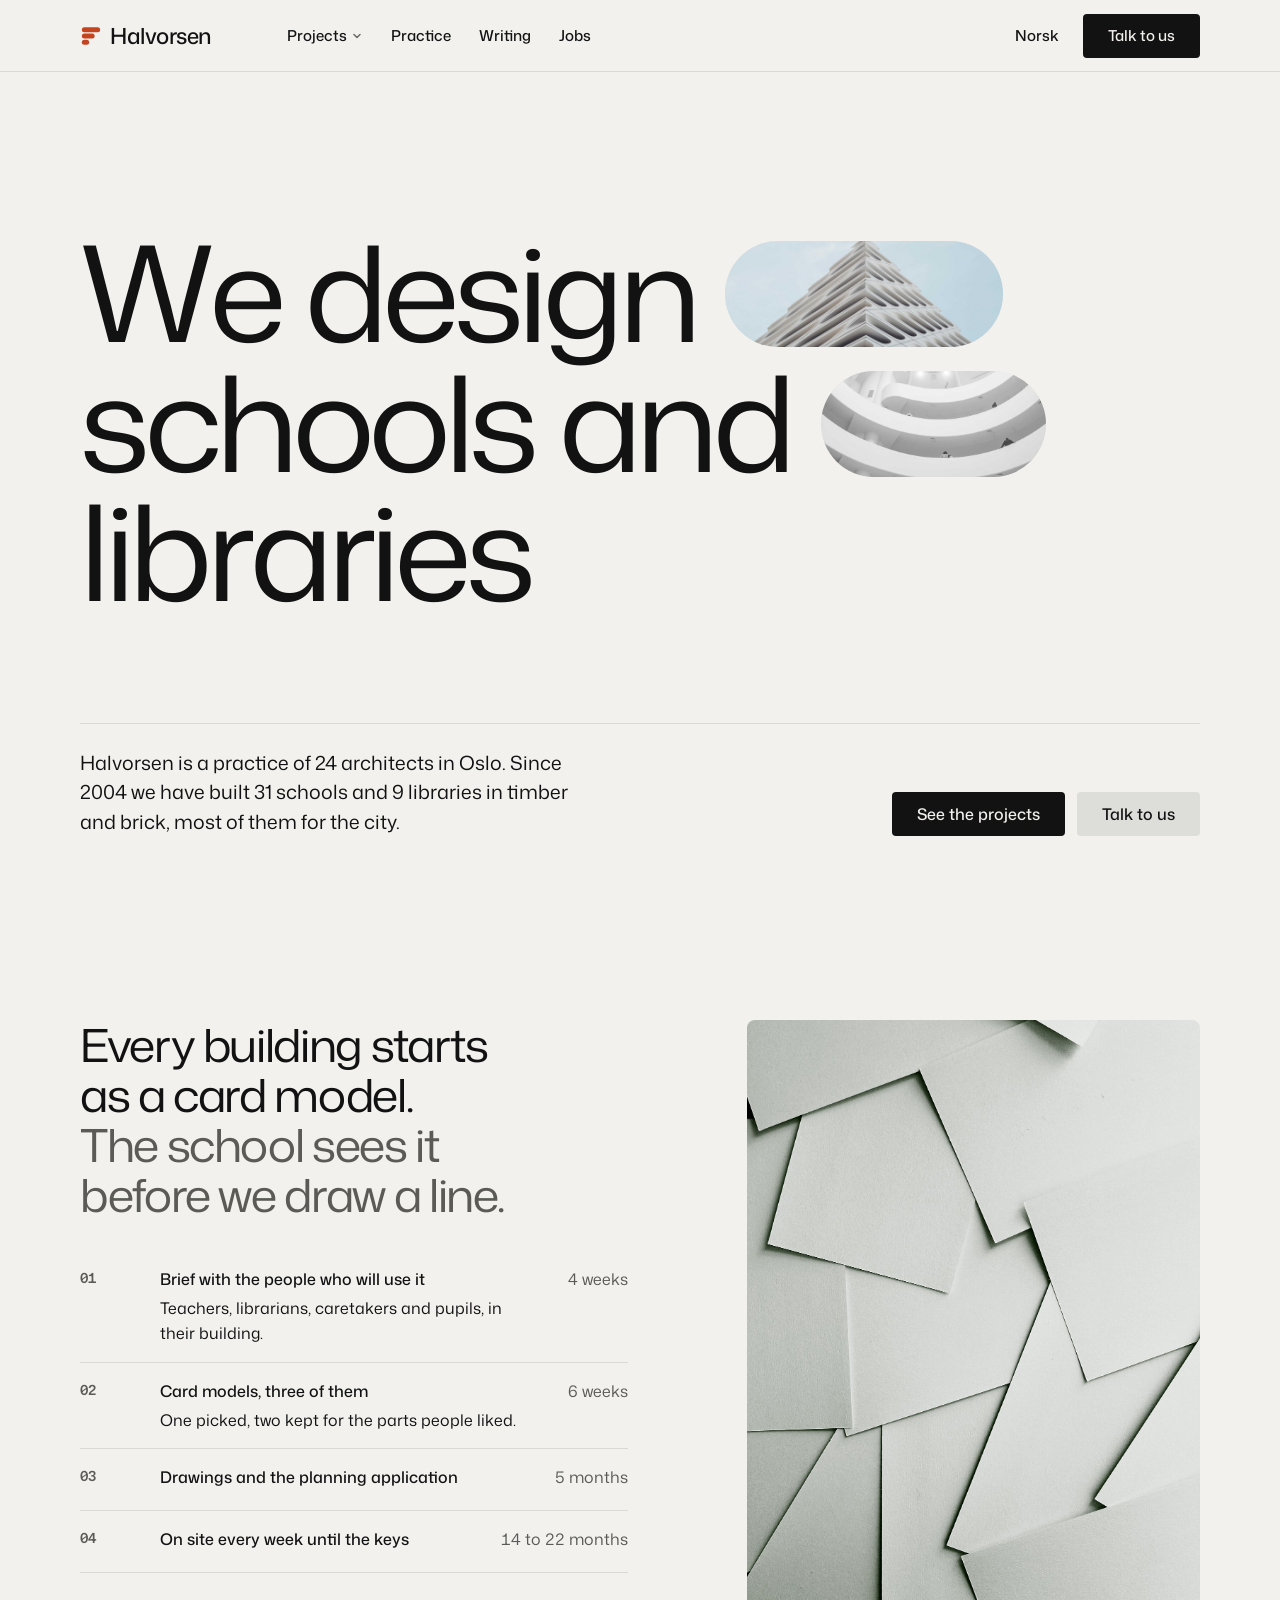
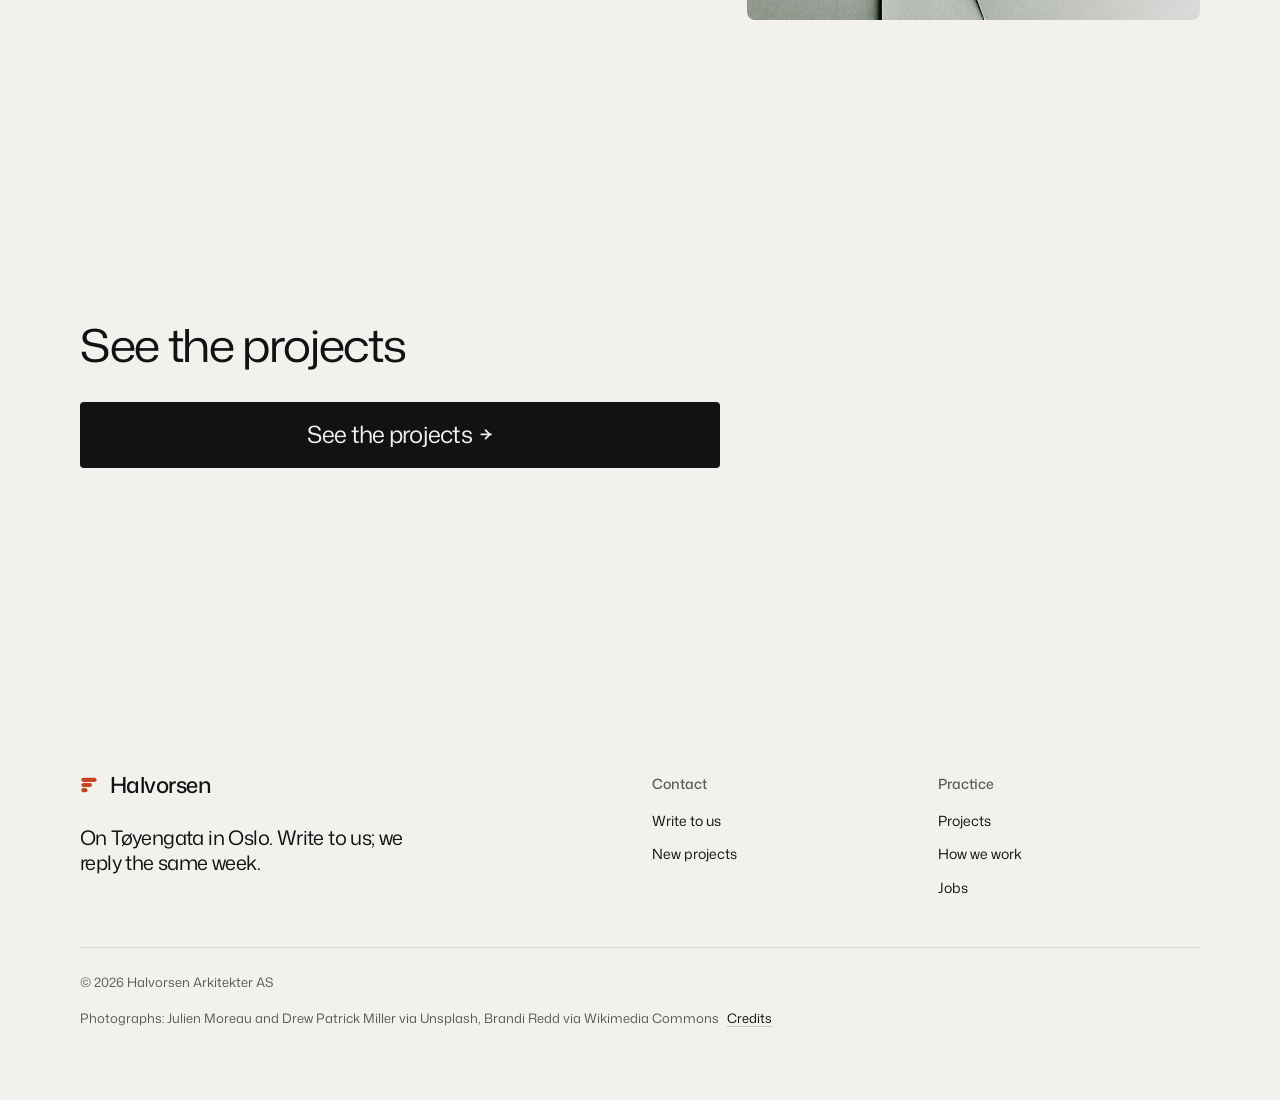
<file: assets/layout/hero-editorial.html>
<!doctype html>
<!-- layout v4 demo: hero-editorial (references/layout-v4.md, heroes.json "editorial"). type: service. fonts: mona (letters: wdth). -->
<html lang="en" data-type="service" data-radius="sharp" data-ground="sky" data-buttons="tonal">
<head>
<meta charset="utf-8">
<meta name="viewport" content="width=device-width, initial-scale=1">
<meta name="site-kind" content="other">
<title>Halvorsen Arkitekter: architects for schools and libraries in Oslo</title>
<meta name="description" content="A practice of 24 architects in Oslo. 31 schools and 9 libraries in timber and brick since 2004.">
<link rel="preconnect" href="https://fonts.googleapis.com"><link rel="preconnect" href="https://fonts.gstatic.com" crossorigin>
<link href="https://fonts.googleapis.com/css2?family=Mona+Sans:wdth,wght@75..125,200..900&display=swap" rel="stylesheet">
<link rel="stylesheet" href="../system.css">
<link rel="stylesheet" href="../ui/cards.css">
<link rel="stylesheet" href="layout.css">
<style>
:root {
  --p-bg: #f2f1ee; --p-surface: #e6e5e1; --p-ink: #121212; --p-muted: #5b5a56;
  --p-accent: #c4441f; --p-accent-ink: #ffffff; --p-action: #121212; --p-action-ink: #f2f1ee;
  --p-inv-bg: #121212; --p-inv-surface: #1d1d1c; --p-inv-ink: #f2f1ee; --p-inv-muted: #a9a8a3;
  --p-inv-accent: #ee7a52; --p-inv-accent-ink: #121212; --p-inv-action: #f2f1ee; --p-inv-action-ink: #121212;
  --font-display: "Mona Sans", system-ui, sans-serif; --font-text: "Mona Sans", system-ui, sans-serif;
  --display-weight: 400; --display-tracking: -0.03em; --display-tracking-xl: -0.04em; --display-stretch: 108%; --ly-scale: .94;
}
.model__photo { position: relative; overflow: hidden; border-radius: var(--r-lg); height: min(600px, var(--ly-fit)); }
.model__photo img { position: absolute; inset: 0; width: 100%; height: 100%; object-fit: cover; }
.steps-n > li { grid-template-columns: 56px minmax(0, 1fr) auto; }
.steps-n .rows__n { grid-row: 1 / span 2; font: 600 var(--t-small)/1.6 var(--font-text); color: var(--muted); font-variant-numeric: tabular-nums; }
.steps-n .rows__value { grid-column: 3; color: var(--muted); }
.steps-n > li > p { grid-column: 2; }
@media (max-width: 1023px) { .model__photo { height: auto; aspect-ratio: 4 / 3; margin-top: var(--s-7); } }
</style>
</head>
<body>
<header class="nav">
  <div class="wrap nav__bar">
    <a class="nav__logo" href="#"><span class="mark" data-mark="stack" aria-hidden="true"></span>Halvorsen</a>
    <nav class="nav__links" aria-label="Main">
      <div class="nav__item">
        <a class="nav__link" href="#model">Projects <svg class="chev" viewBox="0 0 12 12" aria-hidden="true"><path d="M3 4.5l3 3 3-3" fill="none" stroke="currentColor" stroke-width="1.5" stroke-linecap="round" stroke-linejoin="round"/></svg></a>
        <div class="nav__menu">
          <div class="wrap grid">
            <div class="menu-col span-3"><p class="t-label">Building</p><a href="#model">Schools<span>31 since 2004</span></a><a href="#model">Libraries<span>9, three under way</span></a><a href="#model">Housing<span>Timber blocks for co-ops</span></a></div>
            <div class="menu-col span-3"><p class="t-label">Practice</p><a href="#model">How we work<span>Four stages, one team</span></a><a href="#model">People<span>24 architects, 3 engineers</span></a></div>
          </div>
        </div>
      </div>
      <div class="nav__item"><a class="nav__link" href="#model">Practice</a></div>
      <div class="nav__item"><a class="nav__link" href="#model">Writing</a></div>
      <div class="nav__item"><a class="nav__link" href="#talk">Jobs</a></div>
    </nav>
    <div class="nav__actions">
      <a class="nav__link" href="#talk">Norsk</a>
      <a class="btn btn--primary" href="#talk">Talk to us</a>
    </div>
    <button class="nav__toggle" type="button" aria-expanded="false" aria-label="Menu"><svg width="18" height="18" viewBox="0 0 18 18" aria-hidden="true"><path d="M2 5h14M2 13h14" stroke="currentColor" stroke-width="1.6" stroke-linecap="round"/></svg></button>
  </div>
</header>

<main>
  <section class="hero hero--editorial" aria-labelledby="hero-h">
    <div class="wrap"><div class="hero-text hero__in">
      <h1 id="hero-h" data-ly-letters="wdth" aria-label="We design schools and libraries">We design <span class="ly-pic" style="--w: 2.1em; --ly-pos: 50% 70%" aria-hidden="true"><img src="img/photo-1081.jpg" alt="" fetchpriority="high"></span> schools and <span class="ly-pic" style="--w: 1.7em; --d: .55s; --ly-pos: 50% 78%" aria-hidden="true"><img src="img/photo-949.jpg" alt=""></span> libraries</h1>
      <div class="grid hero__foot">
        <p class="hero__lead span-6">Halvorsen is a practice of 24 architects in Oslo. Since 2004 we have built 31 schools and 9 libraries in timber and brick, most of them for the city.</p>
        <div class="btn-row span-4 start-9"><a class="btn btn--primary" href="#model">See the projects</a><a class="btn btn--secondary" href="#talk">Talk to us</a></div>
      </div>
    </div></div>
  </section>

  <section class="section" id="model" aria-labelledby="model-h">
    <div class="wrap grid grid--middle">
      <div class="span-6">
        <div class="section-head">
          <h2 id="model-h">Every building starts as a card model. <span class="muted">The school sees it before we draw a line.</span></h2>
        </div>
        <ol class="rows steps-n">
          <li><span class="rows__n">01</span><span class="rows__name">Brief with the people who will use it</span><span class="rows__value">4 weeks</span><p>Teachers, librarians, caretakers and pupils, in their building.</p></li>
          <li><span class="rows__n">02</span><span class="rows__name">Card models, three of them</span><span class="rows__value">6 weeks</span><p>One picked, two kept for the parts people liked.</p></li>
          <li><span class="rows__n">03</span><span class="rows__name">Drawings and the planning application</span><span class="rows__value">5 months</span></li>
          <li><span class="rows__n">04</span><span class="rows__name">On site every week until the keys</span><span class="rows__value">14 to 22 months</span></li>
        </ol>
      </div>
      <div class="span-5 start-8">
        <div class="model__photo"><img src="img/photo-c823.jpg" alt="Overlapping sheets of pale grey-green card scattered at angles, seen from above" loading="lazy"></div>
      </div>
    </div>
  </section>
</main>

<footer class="footer closing" id="talk" aria-labelledby="close-h">
  <div class="wrap">
    <div class="closing__cta close--type">
      <div class="section-head"><h2 id="close-h">See the projects</h2></div>
      <a class="btn btn--primary btn--xl" href="#model">See the projects<svg class="m-arrow" viewBox="0 0 12 12" aria-hidden="true"><path class="m-arrow__stem" d="M1 6h8"/><path class="m-arrow__head" d="M4.5 2.5 8 6l-3.5 3.5"/></svg></a>
    </div>
    <div class="closing__links">
      <div class="grid">
        <div class="span-6 stack-5">
          <a class="nav__logo" href="#"><span class="mark" data-mark="stack" aria-hidden="true"></span>Halvorsen</a>
          <p class="footer__lede">On Tøyengata in Oslo. Write to us; we reply the same week.</p>
        </div>
        <div class="span-3 start-7 footer__col"><h4>Contact</h4><ul><li><a href="mailto:post@halvorsen.example">Write to us</a></li><li><a href="#work">New projects</a></li></ul></div>
        <div class="span-3 footer__col"><h4>Practice</h4><ul><li><a href="#model">Projects</a></li><li><a href="#model">How we work</a></li><li><a href="#talk">Jobs</a></li></ul></div>
      </div>
      <div class="footer__legal">
        <span>&copy; 2026 Halvorsen Arkitekter AS</span>
        <details class="credits"><summary>Photographs: Julien Moreau and Drew Patrick Miller via Unsplash, Brandi Redd via Wikimedia Commons</summary><p>Building corner by Julien Moreau and a white atrium under a skylight by Drew Patrick Miller (Unsplash License); card sheets by Brandi Redd (CC0), via Wikimedia Commons.</p></details>
      </div>
    </div>
  </div>
</footer>
<script type="module" src="../system.js"></script>
<script type="module" src="layout.js"></script>
</body>
</html>
</file>
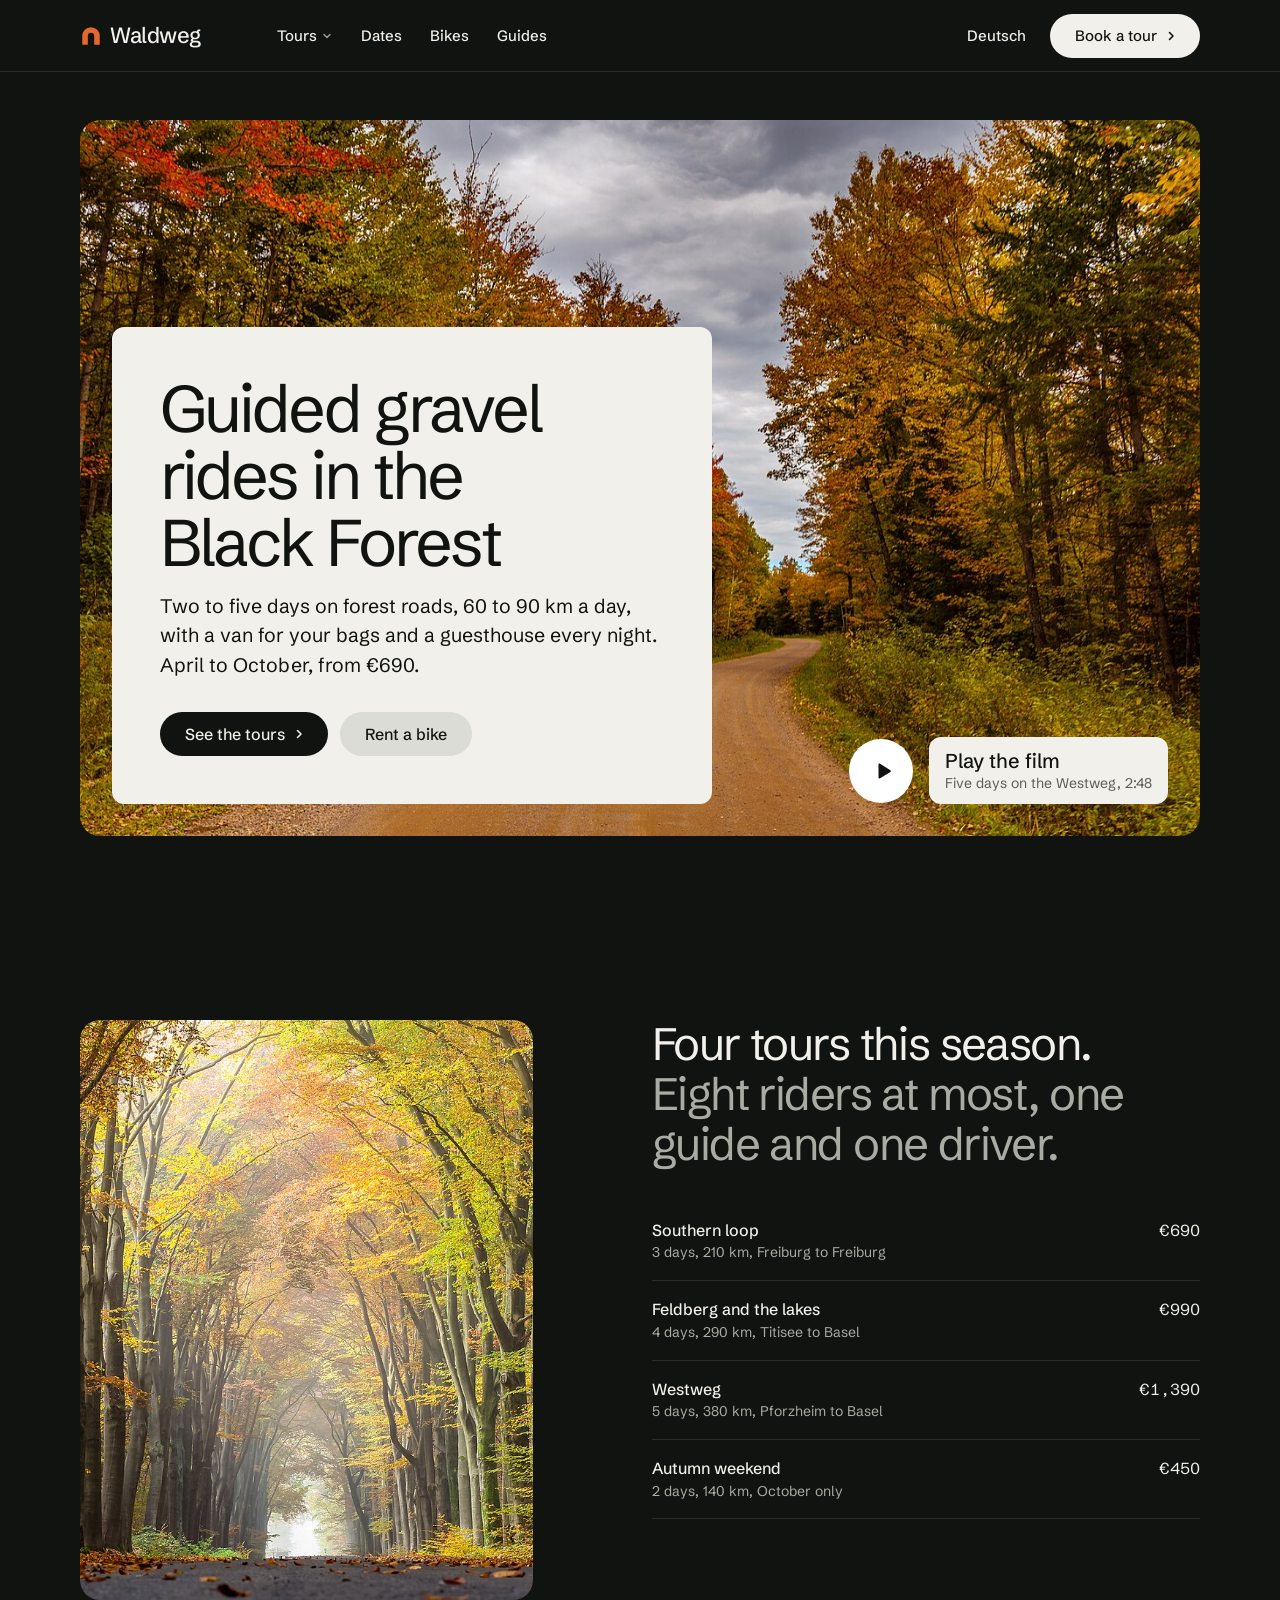
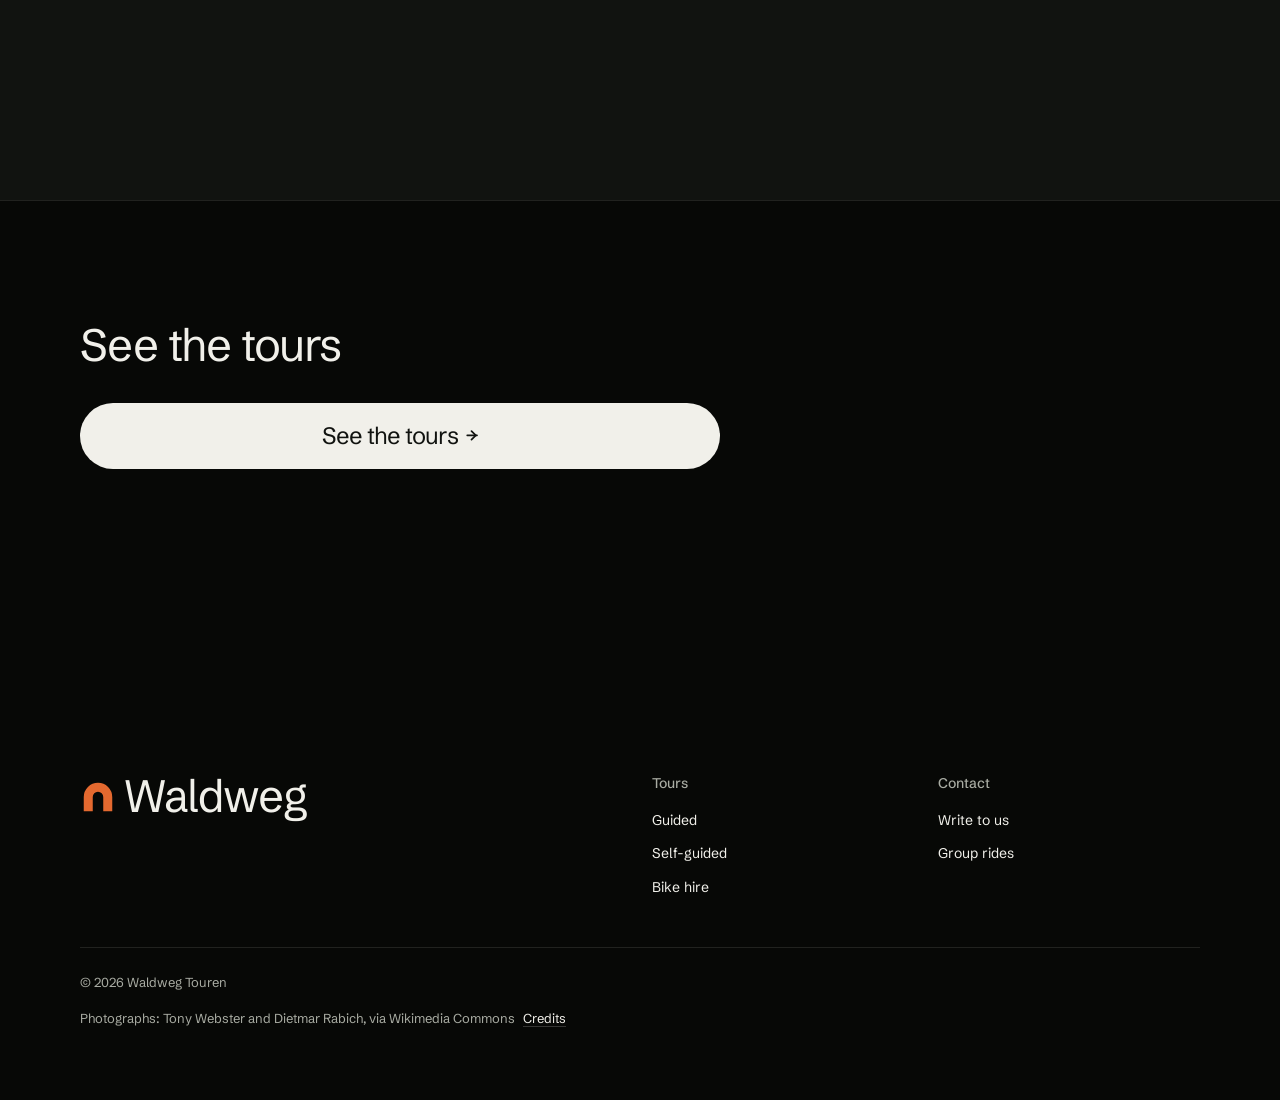
<file: assets/layout/hero-film.html>
<!doctype html>
<!-- layout v4 demo: hero-film (references/layout-v4.md, heroes.json "film"). type: service. fonts: schibsted. dark page. -->
<html lang="en" data-type="service" data-radius="soft" data-ground="sage" data-buttons="pill">
<head>
<meta charset="utf-8">
<meta name="viewport" content="width=device-width, initial-scale=1">
<meta name="site-kind" content="other">
<title>Waldweg Touren: guided gravel rides in the Black Forest</title>
<meta name="description" content="Two- to five-day guided gravel tours in the Black Forest, with a van for your bags and a guesthouse every night. From €690.">
<link rel="preconnect" href="https://fonts.googleapis.com"><link rel="preconnect" href="https://fonts.gstatic.com" crossorigin>
<link href="https://fonts.googleapis.com/css2?family=Schibsted+Grotesk:wght@400..900&display=swap" rel="stylesheet">
<link rel="stylesheet" href="../system.css">
<link rel="stylesheet" href="../ui/cards.css">
<link rel="stylesheet" href="layout.css">
<style>
:root {
  --p-bg: #111310; --p-surface: #1b1e1a; --p-ink: #f1f0ea; --p-muted: #a9aca3;
  --p-accent: #e4692f; --p-accent-ink: #111310; --p-action: #f1f0ea; --p-action-ink: #111310;
  --p-inv-bg: #f1f0ea; --p-inv-surface: #e5e3da; --p-inv-ink: #111310; --p-inv-muted: #5a5d55;
  --p-inv-accent: #b9471a; --p-inv-accent-ink: #ffffff; --p-inv-action: #111310; --p-inv-action-ink: #f1f0ea;
  --font-display: "Schibsted Grotesk", system-ui, sans-serif; --font-text: "Schibsted Grotesk", system-ui, sans-serif;
  --display-weight: 400; --display-tracking: -0.035em; --display-tracking-xl: -0.045em; --ly-scale: .98;
}
.tours__photo { position: relative; overflow: hidden; border-radius: var(--r-lg); height: min(580px, var(--ly-fit)); }
.tours__photo img { position: absolute; inset: 0; width: 100%; height: 100%; object-fit: cover; object-position: 50% 60%; }
.tour-rows .rows__name small { display: block; font-weight: 400; color: var(--muted); font-size: var(--t-small); }
@media (max-width: 1023px) { .tours__photo { height: auto; aspect-ratio: 4 / 5; margin-bottom: var(--s-7); } }
</style>
</head>
<body>
<header class="nav">
  <div class="wrap nav__bar">
    <a class="nav__logo" href="#"><span class="mark" data-mark="arc" aria-hidden="true"></span>Waldweg</a>
    <nav class="nav__links" aria-label="Main">
      <div class="nav__item">
        <a class="nav__link" href="#tours">Tours <svg class="chev" viewBox="0 0 12 12" aria-hidden="true"><path d="M3 4.5l3 3 3-3" fill="none" stroke="currentColor" stroke-width="1.5" stroke-linecap="round" stroke-linejoin="round"/></svg></a>
        <div class="nav__menu">
          <div class="wrap grid">
            <div class="menu-col span-3"><p class="t-label">Guided</p><a href="#tours">Westweg, five days<span>380 km, from €1,390</span></a><a href="#tours">Southern loop, three days<span>210 km, from €690</span></a></div>
            <div class="menu-col span-3"><p class="t-label">On your own</p><a href="#tours">Self-guided routes<span>GPX, rooms and bag transfer</span></a><a href="#tours">Bike hire<span>Gravel bikes, sizes S to XL</span></a></div>
          </div>
        </div>
      </div>
      <div class="nav__item"><a class="nav__link" href="#tours">Dates</a></div>
      <div class="nav__item"><a class="nav__link" href="#tours">Bikes</a></div>
      <div class="nav__item"><a class="nav__link" href="#tours">Guides</a></div>
    </nav>
    <div class="nav__actions">
      <a class="nav__link" href="#tours">Deutsch</a>
      <a class="btn btn--primary" href="#tours">Book a tour</a>
    </div>
    <button class="nav__toggle" type="button" aria-expanded="false" aria-label="Menu"><svg width="18" height="18" viewBox="0 0 18 18" aria-hidden="true"><path d="M2 5h14M2 13h14" stroke="currentColor" stroke-width="1.6" stroke-linecap="round"/></svg></button>
  </div>
</header>

<main>
  <section class="hero hero--film" aria-labelledby="hero-h">
    <div class="wrap"><div class="hero-text hero__in">
      <div class="hero__media hero__fill">
        <img src="img/photo-d540.jpg" alt="An orange gravel road bending through autumn forest under a stormy grey sky" style="--ly-pos: 50% 58%; --ly-pos-phone: 58% 50%" fetchpriority="high">
        <div class="hero__over">
          <div>
            <h1 id="hero-h">Guided gravel rides in the Black Forest</h1>
            <p class="hero__lead">Two to five days on forest roads, 60 to 90 km a day, with a van for your bags and a guesthouse every night. April to October, from €690.</p>
            <div class="btn-row"><a class="btn btn--primary" href="#tours">See the tours</a><a class="btn btn--secondary" href="#tours">Rent a bike</a></div>
          </div>
          <a class="ly-play" href="#tours">
            <span class="ly-play__disc"><svg viewBox="0 0 18 18" aria-hidden="true"><path d="M4.5 2.6v12.8c0 .8.9 1.3 1.6.9l10.3-6.4c.6-.4.6-1.3 0-1.7L6.1 1.7c-.7-.4-1.6.1-1.6.9Z" fill="currentColor"/></svg></span>
            <span class="ly-play__label">Play the film<small>Five days on the Westweg, 2:48</small></span>
          </a>
        </div>
      </div>
    </div></div>
  </section>

  <section class="section" id="tours" aria-labelledby="tours-h">
    <div class="wrap grid grid--middle">
      <div class="span-5">
        <div class="tours__photo"><img src="img/photo-d534.jpg" alt="A forest lane under an arch of golden autumn beeches, with soft mist and leaves on the road" loading="lazy"></div>
      </div>
      <div class="span-6 start-7">
        <div class="section-head">
          <h2 id="tours-h">Four tours this season. <span class="muted">Eight riders at most, one guide and one driver.</span></h2>
        </div>
        <ul class="rows tour-rows">
          <li><span class="rows__name">Southern loop<small>3 days, 210 km, Freiburg to Freiburg</small></span><span class="rows__value">€690</span></li>
          <li><span class="rows__name">Feldberg and the lakes<small>4 days, 290 km, Titisee to Basel</small></span><span class="rows__value">€990</span></li>
          <li><span class="rows__name">Westweg<small>5 days, 380 km, Pforzheim to Basel</small></span><span class="rows__value">€1,390</span></li>
          <li><span class="rows__name">Autumn weekend<small>2 days, 140 km, October only</small></span><span class="rows__value">€450</span></li>
        </ul>
      </div>
    </div>
  </section>
</main>

<footer class="footer closing footer--dark ground-inverse" aria-labelledby="close-h">
  <div class="wrap">
    <div class="closing__cta close--type">
      <div class="section-head"><h2 id="close-h">See the tours</h2></div>
      <a class="btn btn--primary btn--xl" href="#tours">See the tours<svg class="m-arrow" viewBox="0 0 12 12" aria-hidden="true"><path class="m-arrow__stem" d="M1 6h8"/><path class="m-arrow__head" d="M4.5 2.5 8 6l-3.5 3.5"/></svg></a>
    </div>
    <div class="closing__links">
      <div class="grid">
        <div class="span-6 stack-5">
          <a class="footer__mark" href="#"><span class="mark" data-mark="arc" aria-hidden="true"></span>Waldweg</a>
        </div>
        <div class="span-3 start-7 footer__col"><h4>Tours</h4><ul><li><a href="#tours">Guided</a></li><li><a href="#tours">Self-guided</a></li><li><a href="#tours">Bike hire</a></li></ul></div>
        <div class="span-3 footer__col"><h4>Contact</h4><ul><li><a href="mailto:ride@waldweg.example">Write to us</a></li><li><a href="#top">Group rides</a></li></ul></div>
      </div>
      <div class="footer__legal">
        <span>&copy; 2026 Waldweg Touren</span>
        <details class="credits"><summary>Photographs: Tony Webster and Dietmar Rabich, via Wikimedia Commons</summary><p>Gravel road in autumn by Tony Webster (CC BY 2.0); beech lane by Dietmar Rabich (CC BY-SA 4.0); both via Wikimedia Commons.</p></details>
      </div>
    </div>
  </div>
</footer>
<script type="module" src="../system.js"></script>
<script type="module" src="layout.js"></script>
</body>
</html>
</file>
<file: assets/system.css>
/*
  taste-skill system.css - the one system for the page. Link it first, then assets/ui/cards.css (the
  feature card, its panel and the fragment placements), then set the palette (--p-*), the fonts and
  the radius set on :root in the page (node scripts/start.mjs prints that block).
  Do not add a second grid, spacing scale, type scale, radius scale, button or card style.
*/

/* ---------------------------------------------------------------- tokens */
:root {
  /* palette (hex only; fx.js reads --bg --surface --ink --muted --accent --accent-ink) */
  --p-bg: #ffffff;
  --p-surface: #f4f4f4;
  --p-ink: #111111;
  --p-muted: #6b6b6b;
  --p-accent: #1a4be0;
  --p-accent-ink: #ffffff;
  --p-action: #1a4be0;      /* buttons, links, focus: the accent, or the ink when the accent is too pale */
  --p-action-ink: #ffffff;
  --p-inv-bg: #111111;
  --p-inv-surface: #1c1c1c;
  --p-inv-ink: #f4f4f4;
  --p-inv-muted: #a3a3a3;
  --p-inv-accent: #ffffff;
  --p-inv-accent-ink: #111111;
  --p-inv-action: #ffffff;
  --p-inv-action-ink: #111111;
  /* the lit ground behind UI and in the closing band (references/cards.md), one per page, tech pages only
     (none on kind other, which is flat): <html data-ground="sand|sky|sage|painting">. system.js gives it to every ground
     that holds UI, on light and dark pages alike; --hue on one panel changes only its accent */
  --ground-bg: #d9ccb7; --ground-surface: #e9e0d2; --ground-ink: #2a2622; --ground-muted: #5a534a; --ground-accent: #a8794a;

  /* fonts */
  --font-display: system-ui, -apple-system, "Segoe UI", sans-serif;
  --font-text: system-ui, -apple-system, "Segoe UI", sans-serif;
  --font-mono: ui-monospace, "SFMono-Regular", Menlo, Consolas, monospace;
  --display-weight: 400;    /* headlines 400; 500 on a tech page (software, gaming, hardware) */
  --display-tracking: -0.025em;

  /* the page rhythm (references/layout-v4.md): one section per screen. The header is fixed and
     --nav tall; every section is padded --padt above and --padb (plus the phone action bar, --bar)
     below, and is exactly one or two screens tall (--h: 1 or 2; --hm on a phone). The hero's words
     start --hgap under the header and its content ends --hpadb above the fold. */
  --nav: 72px;
  --padt: 120px;
  --padb: 72px;
  --hgap: 48px;
  --hpadb: 64px;
  --bar: 0px;
  /* grid: one .wrap (alias .container) for the header, every section and the footer, the same
     --gut on both sides: 1280 wide at x 80-1360 at 1440, 342 at x 24-366 at 390 */
  --container: 1280px;
  --gut: 80px;
  --pad: var(--gut);
  --gutter: 24px;

  /* spacing: 4/8 scale */
  --s-1: 4px;  --s-2: 8px;  --s-3: 12px; --s-4: 16px; --s-5: 24px;
  --s-6: 32px; --s-7: 48px; --s-8: 64px; --s-9: 96px; --s-10: 128px;
  --section: 40px;      /* only a .section outside main (the kit's demo pages); every main > section and
                           footer.closing take --padt and --padb */
  --section-band: 56px; /* the same for an older footer outside footer.closing */
  --head-gap: 48px;     /* the one heading-to-content gap, 32 on a phone (layout.css reads it as --ly-head-gap) */
  --card-pad: 16px;     /* card padding (cards.css sets its own for cards with a panel) */
  --card-gap: 16px;     /* gap between cards */

  /* type scale (the only sizes on the page) */
  --t-label: 13px;
  --t-small: 14px;
  --t-body: 16px;
  --t-lead: 18px;
  --t-card: 18px;
  --t-h3: 24px;
  /* straight lines from the phone size at 390 to the desktop size at 1440 (system.md's table) */
  --t-h2: clamp(30px, 1.72vw + 23.3px, 48px);
  --t-h1: clamp(38px, 3.24vw + 25.4px, 72px);
  /* a big number stays a step under the h2 (VI-11): 38 at 1440, 28 at 390, so it never reads as a
     section heading; a stats row and a price set their own, smaller still */
  --t-stat: clamp(28px, .952vw + 24.29px, 38px);

  /* radius: one scale (soft by default; data-radius on <html> switches it) */
  --r-sm: 8px;  --r-md: 12px; --r-lg: 20px; --r-btn: 8px;

  /* controls (fixed here; a page never adds its own) */
  --btn-h: 44px;
  --btn-h-sm: 36px;
  --nav-h: var(--nav);  /* the older name, kept for the kit's files */
  --icon: 16px;         /* small icons: socials, menu chevrons, mono brand marks */

  /* motion */
  --ease: cubic-bezier(.2, .7, .2, 1);
  --dur: 180ms;
}
html[data-radius="sharp"] { --r-sm: 4px; --r-md: 6px;  --r-lg: 8px;  --r-btn: 4px; }
html[data-radius="soft"]  { --r-sm: 8px; --r-md: 12px; --r-lg: 20px; --r-btn: 8px; }
html[data-radius="round"] { --r-sm: 10px; --r-md: 16px; --r-lg: 24px; --r-btn: 999px; }
/* the four lit grounds (references/cards.md); sand is the default above. painting goes with
   painterly-landscape (x.ai's daylight sky over olive hills) */
html[data-ground="sky"]      { --ground-bg: #c6d3df; --ground-surface: #d6e0e9; --ground-ink: #25303a; --ground-muted: #4d5964; --ground-accent: #3f6a92; }
html[data-ground="sage"]     { --ground-bg: #cdd6c6; --ground-surface: #dce3d6; --ground-ink: #262d24; --ground-muted: #535b51; --ground-accent: #6c8e63; }
html[data-ground="painting"] { --ground-bg: #79a8d6; --ground-surface: #a6c4e2; --ground-ink: #16212c; --ground-muted: #273949; --ground-accent: #9c9b3c; }
/* cards.css takes its card and panel radii from this scale */
html[data-radius] .card { --c-r: var(--r-lg); }
html[data-radius] .panel { --p-r: var(--r-md); }

/* a phone: the header 56, the sections padded 96 / 48, the hero's words 40 under the header and its
   content ending 24 above the fold, 24 at both sides, 12 between columns */
@media (max-width: 639px) {
  :root { --nav: 56px; --padt: 96px; --padb: 48px; --hgap: 40px; --hpadb: 24px; --gut: 24px; --gutter: 12px; --card-gap: 12px; --head-gap: 32px; }
}
@media (min-width: 640px) {
  :root { --gut: 48px; --section: 48px; --section-band: 72px; --card-pad: 24px; }
}
@media (min-width: 1024px) {
  :root { --gut: 80px; --section: 56px; --section-band: 96px; --card-gap: 24px;
          --t-lead: 20px; --t-card: 20px; --t-h3: 28px; }
  /* a place (and a local service): the 1200 column at x 120-1320 */
  html[data-type="place"] { --gut: 120px; --container: 1200px; }
}
/* a place (VI-06, ST-96, PH-23): its own smaller type (h1 48/53 and 32/37, h2 32/40 and 24/30, titles
   and the sub-line 20 and 18), the Recipe 3 hero's gap under its photograph (40, 24 on a phone),
   square photographs and cards and 2px buttons, whatever data-radius and data-buttons say */
:root[data-type="place"] {
  --hgap: 40px;
  --t-h1: clamp(32px, 1.524vw + 26.06px, 48px);
  --t-h2: clamp(24px, .762vw + 21px, 32px);
  --t-h3: clamp(20px, .381vw + 18.51px, 24px);
  --r-sm: 2px; --r-md: 0px; --r-lg: 0px; --r-btn: 2px;
}
:root[data-type="place"] :is(h1, .t-h1) { line-height: 1.104; }
:root[data-type="place"] :is(h2, .t-h2) { line-height: 1.25; }
@media (max-width: 639px) {
  :root[data-type="place"] { --hgap: 24px; }
  :root[data-type="place"] :is(h1, .t-h1) { line-height: 1.156; }
}

/* ---------------------------------------------------------------- grounds (at most three) */
:root, .ground-base {
  --bg: var(--p-bg); --surface: var(--p-surface); --ink: var(--p-ink); --muted: var(--p-muted);
  --accent: var(--p-accent); --accent-ink: var(--p-accent-ink); --card: var(--p-surface);
  --action: var(--p-action); --action-ink: var(--p-action-ink);
}
.ground-surface {
  --bg: var(--p-surface); --surface: var(--p-bg); --ink: var(--p-ink); --muted: var(--p-muted);
  --accent: var(--p-accent); --accent-ink: var(--p-accent-ink); --card: var(--p-bg);
  --action: var(--p-action); --action-ink: var(--p-action-ink);
}
.ground-inverse {
  --bg: var(--p-inv-bg); --surface: var(--p-inv-surface); --ink: var(--p-inv-ink); --muted: var(--p-inv-muted);
  --accent: var(--p-inv-accent); --accent-ink: var(--p-inv-accent-ink); --card: var(--p-inv-surface);
  --action: var(--p-inv-action); --action-ink: var(--p-inv-action-ink);
}
:root, .ground-base, .ground-surface, .ground-inverse {
  --line: color-mix(in oklab, var(--ink) 11%, transparent);
  --line-strong: color-mix(in oklab, var(--ink) 20%, transparent);
  /* effects (fx.js) and UI fragments (assets/ui) take the colours of the ground they sit on */
  --fx-bg: var(--bg); --fx-surface: var(--surface); --fx-ink: var(--ink); --fx-muted: var(--muted);
  --fx-accent: var(--accent); --fx-accent-ink: var(--accent-ink);
  --ui-font: var(--font-text); --ui-mono: var(--font-mono); --ui-radius: var(--r-md);
}
.ground-base, .ground-surface, .ground-inverse { background: var(--bg); color: var(--ink); }

/* ---------------------------------------------------------------- base */
*, *::before, *::after { box-sizing: border-box; }
/* an anchor lands on the section's top (the judge's frame): the fixed header covers --nav of its --padt */
html { -webkit-text-size-adjust: 100%; scroll-padding-top: 0; scroll-behavior: auto; margin: 0; }
body {
  margin: 0; background: var(--bg); color: var(--ink);
  font: 400 var(--t-body)/1.55 var(--font-text);
  -webkit-font-smoothing: antialiased; text-rendering: optimizeLegibility; overflow-x: clip;
}
img, svg, video, canvas { display: block; max-width: 100%; }
/* hidden means hidden, also on an img the line above makes a block (a menu tab's photograph, a peek photograph) */
[hidden] { display: none !important; }
img, video { height: auto; }
a { color: inherit; text-decoration: none; }
button { font: inherit; color: inherit; }
h1, h2, h3, h4, p, ul, ol, figure, blockquote { margin: 0; }
ul, ol { padding: 0; list-style: none; }
h1, h2, h3, h4 {
  font-family: var(--font-display); font-weight: var(--display-weight);
  letter-spacing: var(--display-tracking); text-wrap: balance; overflow-wrap: break-word;
}
h1, .t-h1 { font-size: var(--t-h1); line-height: 1.04; }
h2, .t-h2 { font-size: var(--t-h2); line-height: 1.1; }
h3, .t-h3 { font-size: var(--t-h3); line-height: 1.2; }
h4, .t-card { font-family: var(--font-text); font-weight: 500; font-size: var(--t-card); line-height: 1.3; letter-spacing: -0.01em; }
p { text-wrap: pretty; }
.t-lead  { font-size: var(--t-lead); line-height: 1.5; }
.t-body  { font-size: var(--t-body); line-height: 1.55; }
.t-small { font-size: var(--t-small); line-height: 1.5; }
.t-label { font-size: var(--t-label); font-weight: 500; line-height: 1.4; letter-spacing: 0.01em; }
.t-stat  { font-family: var(--font-display); font-weight: var(--display-weight); font-size: var(--t-stat);
           line-height: 1; letter-spacing: var(--display-tracking); font-variant-numeric: tabular-nums; }
.muted { color: var(--muted); }
.mono  { font-family: var(--font-mono); }
.measure { max-width: 62ch; }
:focus-visible { outline: 2px solid var(--action); outline-offset: 2px; border-radius: 2px; }
::selection { background: color-mix(in oklab, var(--accent) 30%, transparent); }

/* ---------------------------------------------------------------- grid */
.wrap, .container { width: min(100% - 2 * var(--gut), var(--container)); margin-inline: auto; padding-inline: 0; }
.grid { display: grid; grid-template-columns: repeat(12, minmax(0, 1fr)); column-gap: var(--gutter); row-gap: var(--card-gap); }
.grid > * { min-width: 0; grid-column: 1 / -1; }
.section { padding-block: var(--section); }

/* ---------------------------------------------------------------- one section per screen
   The page is a stack of screens. Framed at scrollY = k x the screen height, a shot shows exactly one
   section: the hero alone on the first screen, every other section (and footer.closing, the close and
   the footer in one) exactly one or two screens tall, its h2 first, --padt under its top. Heights
   and padding do it: no pinning, snapping or script.
     <section class="section" id=".." style="--h: 2">     (2 screens; --hm sets a phone's count alone)
       <div class="wrap"> the h2 first, then the content </div>     (the one in-flow child)
     </section>
   A layer (a full-bleed photograph or ground behind the words) is an <img class="layer" aria-hidden="true">
   beside the .wrap. Content must fit: one screen holds 708px of content at 1440x900 (900 - 120 - 72),
   two hold 1,608 (the second screen's part starts --padt under its top with .g2). From 640 to 1279 a
   section keeps at least its screens and grows past them rather than overlap the next. */
main > :is(section, .section), footer.closing {
  position: relative; box-sizing: border-box;
  height: calc(var(--h, 1) * 100vh); height: calc(var(--h, 1) * 100svh);
  padding: var(--padt) 0 calc(var(--padb) + var(--bar));
}
main > :is(section, .section) > :is(.wrap, .container), footer.closing > .wrap { position: relative; z-index: 1; height: 100%; }
main > :is(section, .section) > :is(.wrap, .container):not(.grid) { display: flex; flex-direction: column; }
/* a .wrap that is the section's grid too (class="wrap grid"): its rows start at the top */
main > :is(section, .section) > :is(.wrap, .container).grid { align-content: start; }
/* .fill: the block that takes what the screen leaves under the heading (a photograph, a frame) */
main > :is(section, .section) > .wrap > .fill { flex: 1 1 0; min-height: 0; }
/* two screens as two groups: row 1 the h2 and the first group, row 2 the rest (no second h2), starting
   --padt under the second screen's top, so the second shot looks like any other section */
main > :is(section, .section).g2, footer.closing.g2 { --h: 2; }
main > :is(section, .section).g2 > :is(.wrap, .container), footer.closing.g2 > .wrap { display: grid; grid-template-rows: minmax(0, 1fr) minmax(0, 1fr); row-gap: calc(var(--padt) + var(--padb) + var(--bar)); }
main > :is(section, .section).g2 > :is(.wrap, .container) > *, footer.closing.g2 > .wrap > * { min-height: 0; align-self: start; }
main > :is(section, .section).g2 > :is(.wrap, .container) > :is(.group, .fill) { align-self: stretch; }
/* a group: one screen's part of a .g2 section (its h2 and first rows, or the rest) */
.group { display: flex; flex-direction: column; min-height: 0; }
/* each screen's card row runs down to that screen's foot (the cards stretch, their panels grow), so
   the second screen of a .g2 is never a short row over an empty ground; both rows end on the same line */
@media (min-width: 1024px) {
  main > :is(section, .section).g2 > .wrap > .grid:last-child,
  main > :is(section, .section).g2 > .wrap > .group > .grid:last-child { align-self: stretch; flex: 1 1 auto; min-height: 0; }
}
.group > .fill { flex: 1 1 0; min-height: 0; }
@media (min-width: 640px) and (max-width: 1279px) {
  main > :is(section, .section):not(.hero, .section--hero), footer.closing {
    height: auto; min-height: calc(var(--h, 1) * 100vh); min-height: calc(var(--h, 1) * 100svh);
  }
  /* the section is a column and its .wrap takes all of it, so a .fill (a photograph, a frame) still
     grows to the section's foot (a min-height percentage would not resolve, leaving it at its least) */
  main > :is(section, .section):not(.hero, .section--hero), footer.closing { display: flex; flex-direction: column; }
  main > :is(section, .section):not(.hero, .section--hero) > :is(.wrap, .container), footer.closing > .wrap { flex: 1 0 auto; height: auto; min-height: 0; }
}
/* a phone: lvh (the screen with its bars hidden) for every section but the hero; --hm when stacking
   makes the content taller than the desktop count */
@media (max-width: 639px) {
  main > :is(section, .section):not(.hero, .section--hero), footer.closing {
    height: calc(var(--hm, var(--h, 1)) * 100vh); height: calc(var(--hm, var(--h, 1)) * 100lvh);
  }
  main > :is(section, .section).g2m, footer.closing.g2m { --hm: 2; }
  main > :is(section, .section).g2m > :is(.wrap, .container), footer.closing.g2m > .wrap { display: grid; grid-template-rows: minmax(0, 1fr) minmax(0, 1fr); row-gap: calc(var(--padt) + var(--padb) + var(--bar)); }
  main > :is(section, .section).g2:not(.g2m) > :is(.wrap, .container) { display: flex; row-gap: 0; }
  main > :is(section, .section).g2:not(.g2m) > :is(.wrap, .container) > * { align-self: stretch; }
}
/* a layer: the photograph or ground of a whole section, under its words, edge to edge */
main > :is(section, .section) > :is(img, video, canvas, picture).layer,
footer.closing > :is(img, video, canvas, picture).layer {
  position: absolute; inset: 0; z-index: 0; width: 100%; height: 100%; max-width: none; object-fit: cover; object-position: var(--pos, 50% 50%);
}
main > :is(section, .section) > picture.layer > img { width: 100%; height: 100%; object-fit: cover; }

/* the hero: exactly the first screen, the fixed header over its top. Its words start --hgap under the
   header (--photo adds a full-bleed photograph's height above them on a place); its content ends
   --hpadb above the fold, and nothing of the next section shows, at 1440, 1024, 820 and 390.
     <section class="hero hero--<type>"><div class="wrap"><div class="hero-text"> .. </div>[one strip]</div></section>
   .hero-text holds the whole composition (the words, and the picture or window beside or under them);
   one docked strip (logos, three facts) may follow it, at most 96px, desktop only. */
main > :is(.hero, .section--hero) {
  height: 100vh; height: 100svh; min-height: 0;
  padding: calc(var(--nav) + var(--photo, 0px) + var(--hgap)) 0 calc(var(--hpadb) + var(--bar));
}
:is(.hero, .section--hero) > .wrap { height: 100%; display: grid; grid-template-rows: minmax(0, 1fr) auto; row-gap: var(--s-7); }
:is(.hero, .section--hero) > .wrap > .hero-text { min-height: 0; }
:is(.hero, .section--hero) > .wrap > .hero-strip { grid-row: 2; max-height: 96px; }
@media (max-width: 639px) { :is(.hero, .section--hero) > .wrap > .hero-strip { display: none; } }
.section--hero .section-head { max-width: 860px; }
/* the starter's own hero (hero-split): the words on span-5 top-aligned, the picture on span-6 start-7
   as tall as the hero's content box (at most 716 at 1440x900); a phone stacks words, then the picture
   in what is left */
.hero-text.hero-split { height: 100%; align-items: stretch; }
.hero-split > .hero-copy { align-self: start; }
.hero-split > .hero-visual { position: relative; min-height: 0; height: 100%; }
@media (max-width: 1023px) {
  .hero-text.hero-split { display: flex; flex-direction: column; gap: var(--s-6); }
  .hero-split > .hero-visual { flex: 1 1 0; min-height: 200px; height: auto; }
}
.hero-copy > * + * { margin-top: var(--s-5); }
/* the h1 first in the words' column: its capitals start on the picture's top line, not the line box's
   (the leading above the capitals would put the words about 12px under the photograph's top) */
.hero-copy > h1:first-child { text-box: trim-start cap alphabetic; }
.hero-copy > .btn-row { margin-top: var(--s-6); }
/* three short facts at the foot of the words' column, on the picture's bottom line (no dead space
   under the buttons): <dl class="hero-facts"><div><dt>..</dt><dd>..</dd></div> x3</dl> */
@media (min-width: 1024px) {
  .hero-split > .hero-copy { height: 100%; display: flex; flex-direction: column; }
  .hero-split > .hero-copy > .hero-facts { margin-top: auto; }
}
.hero-facts { display: grid; grid-template-columns: repeat(3, minmax(0, 1fr)); gap: var(--s-5) var(--gutter); margin: 0; }
.hero-facts > div { display: grid; gap: var(--s-1); align-content: start; }
.hero-facts dt { font-size: var(--t-small); color: var(--muted); }
.hero-facts dd { margin: 0; font-weight: 500; }
@media (max-width: 1023px) { .hero-facts { display: none; } }
/* a notice line above the h1 (changed hours, a delivery cut-off): one line with a number, static,
   starting on the left line like the h1 under it */
.hero-notice { font-size: var(--t-small); font-weight: 500; color: var(--ink); }
.hero-notice b, .hero-notice strong { font-weight: 500; color: var(--accent); }
.hero-copy > .hero-notice + h1 { margin-top: var(--s-5); }

/* a phone: open tiles from a row of three or four (rooms, goods, beans) go two-up, an odd last one
   across the row, so a row of three fits one 844px screen (stacked one under another they need two) */
@media (max-width: 639px) {
  .grid > .tile:is(.span-3, .span-4) { grid-column: auto / span 6; }
  .grid > .tile:is(.span-3, .span-4):nth-child(odd of .tile):nth-last-child(1 of .tile) { grid-column: 1 / -1; }
  .grid > .tile:is(.span-3, .span-4) .tile__head { flex-wrap: wrap; gap: 0 var(--s-2); }
}
/* a phone: open cards (words on the ground, the panel under them) stacked one under another keep 32px
   between a panel's foot and the next card's title, so a title never reads as the panel's caption */
@media (max-width: 639px) { .grid:has(> .card--open) { row-gap: var(--s-6); } }
/* spans: desktop >= 1024. Tablet 640-1023: text cards on span-3 and span-6 go two-up; cards with a
   panel (a visual needs the width; the one exception is a span-6 pair, below)
   and everything else (split text and visuals, span-4 cards, span-5/7/8 blocks) take the full row, so a split stacks and no row is left half empty. Phone < 640: one column. */
@media (min-width: 640px) and (max-width: 1023px) {
  .grid > .card.span-3:not(:has(> .panel)), .grid > .card.span-6:not(:has(> .panel)) { grid-column: auto / span 6; }
  /* the one exception with a panel: a 2x2 (or a pair) of span-6 cards stays two-up from 720px (a panel
     of about 310px and more, wide enough for a kit fragment), so four cards take one or two screens
     at 768-820 instead of a card per row (four stacked panels run past two screens). Split cards and
     every other span keep the full row. Under 720 a card per row. */
  @media (min-width: 720px) {
    .grid > .card.span-6:has(> .panel):not(.card--split) { grid-column: auto / span 6; }
    .grid > .card.span-6:has(> .panel):not(.card--split):nth-child(odd of .card.span-6):nth-last-child(1 of .card.span-6) { grid-column: 1 / -1; }
  }
  /* open tiles (rooms, models, people, a photo pair) go two-up; an odd last one takes the row */
  .grid > .tile:is(.span-3, .span-4, .span-6) { grid-column: auto / span 6; }
  .grid > .tile:is(.span-3, .span-4, .span-6):nth-child(odd of .tile):nth-last-child(1 of .tile) { grid-column: 1 / -1; }
}
@media (min-width: 1024px) {
  .span-2  { grid-column: auto / span 2; }
  .span-3  { grid-column: auto / span 3; }
  .span-4  { grid-column: auto / span 4; }
  .span-5  { grid-column: auto / span 5; }
  .span-6  { grid-column: auto / span 6; }
  .span-7  { grid-column: auto / span 7; }
  .span-8  { grid-column: auto / span 8; }
  .span-9  { grid-column: auto / span 9; }
  .span-10 { grid-column: auto / span 10; }
  .span-12 { grid-column: auto / span 12; }
  .start-1 { grid-column-start: 1; } .start-2 { grid-column-start: 2; } .start-3 { grid-column-start: 3; }
  .start-5 { grid-column-start: 5; } .start-6 { grid-column-start: 6; } .start-7 { grid-column-start: 7; }
  .start-4 { grid-column-start: 4; } .start-8 { grid-column-start: 8; } .start-9 { grid-column-start: 9; }
  .start-10 { grid-column-start: 10; }
  /* a split is top-aligned: the words' first line and the picture's top on one line (never centred
     against each other, never mirrored: text left, the visual right, on every split of the page) */
  .grid--middle, .grid--top { align-items: start; }
}
/* card rows: every card in a row the same height (a plain .grid stretches them) */
.grid:is(.grid--middle, .grid--top) > .card { align-self: stretch; }
/* 1024-1279: a span-4 card's panel would be about 220px wide, too narrow for real UI. Cards with a
   panel on span-4 go two-up, a span-8 one takes the row, and an odd last one takes the row too
   (steps, proof row: two, then one wide; bento: the wide card, then the four small ones two by two) */
@media (min-width: 1024px) and (max-width: 1279px) {
  .grid > .card.span-4:has(> .panel) { grid-column: auto / span 6; }
  .grid > .card.span-8:has(> .panel),
  .grid > .card.span-4:has(> .panel):nth-child(odd of .card.span-4):nth-last-child(1 of .card.span-4) { grid-column: 1 / -1; }
}

/* ---------------------------------------------------------------- section heading */
.section-head { max-width: 760px; margin-bottom: var(--head-gap); display: grid; gap: var(--s-4); }
/* every heading starts on the left line (a centred head among left ones reads as a mistake): the
   old centred head is left-aligned too */
.section-head--center { text-align: left; justify-items: start; }
/* a head row: the h2 (and its line) left, one link or the section's button at the right line */
.section-head--split { max-width: none; display: flex; align-items: end; justify-content: space-between; gap: var(--s-5); flex-wrap: wrap; }
.section-head--split > div { display: grid; gap: var(--s-4); max-width: 760px; }
.section-head p { color: var(--ink); font-size: var(--t-lead); line-height: 1.5; max-width: 60ch; }
.section-head--row { max-width: none; display: flex; align-items: end; justify-content: space-between; gap: var(--s-5); flex-wrap: wrap; }
.section-head--row > div { display: grid; gap: var(--s-4); max-width: 760px; }
/* the hero row (hero-product, hero-cycle): the h1 and its line left, the buttons right, across 1280 */
.section--hero .section-head--row { max-width: none; }

/* ---------------------------------------------------------------- buttons (one pair, a dealt look)
   One pair a page, .btn--primary and .btn--secondary, in the look dealt with the page (sections.md)
   and set once on <html data-buttons>; the markup never changes:
     solid  filled primary, outlined secondary, the radius scale (Figma; the default)
     pill   pills, a chevron after the primary's label, a tinted secondary (x.ai)
     tonal  the radius scale, a tinted secondary with no outline (Linear, Vercel)
     arrow  an arrow after the primary's label; the secondary is a text link with an arrow (Stripe)
     block  near-square corners, 48px tall; the secondary is an underlined text link (shops, hotels) */
.btn {
  display: inline-flex; align-items: center; justify-content: center; gap: var(--s-2);
  height: var(--btn-h); padding: 0 var(--s-5); border-radius: var(--r-btn); border: 1px solid transparent;
  font: 500 var(--t-body)/1 var(--font-text); letter-spacing: 0; white-space: nowrap; cursor: pointer;
  transition: background-color var(--dur) var(--ease), color var(--dur) var(--ease), border-color var(--dur) var(--ease), text-decoration-color var(--dur) var(--ease);
}
.btn--primary { background: var(--action); color: var(--action-ink); }
.btn--primary:hover { background: color-mix(in oklab, var(--action) 86%, var(--ink)); }
/* an inverted primary (the action is the ground's ink: a brand band, a lit ground): its hover steps toward the ground, as the filled one steps toward the ink */
.ground-brand .btn--primary:hover { background: color-mix(in oklab, var(--action) 88%, var(--bg)); }
/* the ground's own colour with a clear border: never grey on grey, readable on an effect too */
.btn--secondary { background: var(--bg); color: var(--ink); border-color: var(--line-strong); }
.btn--secondary:hover { background: color-mix(in oklab, var(--bg) 94%, var(--ink)); border-color: color-mix(in oklab, var(--ink) 35%, transparent); }
.btn--sm { height: var(--btn-h-sm); padding: 0 var(--s-4); font-size: var(--t-small); }
html[data-buttons="pill"] { --r-btn: 999px; }
html[data-buttons="block"] { --r-btn: 2px; --btn-h: 48px; }
html:is([data-buttons="pill"], [data-buttons="tonal"]) .btn--secondary { background: color-mix(in oklab, var(--ink) 8%, var(--bg)); border-color: transparent; }
html:is([data-buttons="pill"], [data-buttons="tonal"]) .btn--secondary:hover { background: color-mix(in oklab, var(--ink) 14%, var(--bg)); border-color: transparent; }
/* arrow and block: the secondary is a text link at the button's height (no box: one button look) */
html:is([data-buttons="arrow"], [data-buttons="block"]) .btn--secondary {
  background: none; border-color: transparent; padding-inline: var(--s-2);
  text-decoration: underline; text-underline-offset: 4px; text-decoration-color: var(--line-strong);   /* the .link look */
}
html:is([data-buttons="arrow"], [data-buttons="block"]) .btn--secondary:hover { background: none; border-color: transparent; text-decoration-color: currentColor; }
/* the glyph after a label: a chevron (pill) or an arrow (arrow), drawn so every font shows the same */
html[data-buttons="pill"] .btn--primary::after,
html[data-buttons="arrow"] :is(.btn--primary, .btn--secondary)::after {
  content: ""; flex: none; width: 12px; height: 12px; margin-right: -2px; background: currentColor;
  -webkit-mask: var(--btn-glyph) center / contain no-repeat; mask: var(--btn-glyph) center / contain no-repeat;
  transition: transform var(--dur) var(--ease);
}
html[data-buttons="pill"] { --btn-glyph: url("data:image/svg+xml,%3Csvg xmlns='http://www.w3.org/2000/svg' viewBox='0 0 12 12'%3E%3Cpath d='M4.5 2.5 8 6l-3.5 3.5' fill='none' stroke='black' stroke-width='1.6' stroke-linecap='round' stroke-linejoin='round'/%3E%3C/svg%3E"); }
html[data-buttons="arrow"] { --btn-glyph: url("data:image/svg+xml,%3Csvg xmlns='http://www.w3.org/2000/svg' viewBox='0 0 12 12'%3E%3Cpath d='M1.5 6h8.5M6.5 2.5 10 6l-3.5 3.5' fill='none' stroke='black' stroke-width='1.5' stroke-linecap='round' stroke-linejoin='round'/%3E%3C/svg%3E"); }
html:is([data-buttons="pill"], [data-buttons="arrow"]) .btn:hover::after { transform: translateX(3px); }
.btn:active { transform: translateY(1px) scale(.985); }
.btn--arrow::after { content: "\2192"; transition: transform var(--dur) var(--ease); }
.btn--arrow:hover::after { transform: translateX(3px); }
/* the drawn arrow (assets/motion: its stem grows and its head moves 3px on hover), the last child of
   a primary button, a pill or a link: <svg class="m-arrow" viewBox="0 0 12 12" aria-hidden="true">
   <path class="m-arrow__stem" d="M1 6h8"/><path class="m-arrow__head" d="M4.5 2.5 8 6l-3.5 3.5"/></svg>.
   It replaces the dealt glyph, so a button never shows two */
.m-arrow { flex: none; width: 12px; height: 12px; margin-right: -2px; overflow: visible;
           fill: none; stroke: currentColor; stroke-width: 1.6; stroke-linecap: round; stroke-linejoin: round; }
.btn--xl .m-arrow { width: 0.62em; height: 0.62em; stroke-width: 1.4; }
:is(.btn, .link, .pill):has(> .m-arrow)::after { content: none; display: none; }
.btn-row { display: flex; flex-wrap: wrap; gap: var(--s-3); align-items: center; }
.section-head--center .btn-row { justify-content: center; }
/* on the phone every button row stacks full width */
@media (max-width: 639px) {
  .btn-row { flex-direction: column; align-items: stretch; width: 100%; justify-self: stretch; }
  /* full width, the second action is a text link at the button's height under the filled one (an
     outline across the whole screen reads as a rule, a pale fill as a switched-off button) */
  .btn-row > .btn--secondary { background: none; border-color: transparent; text-decoration: underline; text-underline-offset: 4px; text-decoration-color: var(--line-strong); }
  .section-head--split > .btn { width: 100%; }
}
.link { display: inline-flex; align-items: center; gap: var(--s-2); font-weight: 500; color: var(--ink);
        text-decoration: underline; text-decoration-color: var(--line-strong); text-underline-offset: 4px;
        transition: text-decoration-color var(--dur) var(--ease); }
.link:hover { text-decoration-color: currentColor; }
.link::after { content: "\2192"; display: inline-block; text-decoration: none; transition: transform var(--dur) var(--ease); }
.link:hover::after { transform: translateX(3px); }
.pill { display: inline-flex; align-items: center; gap: var(--s-2); height: 32px; padding: 0 var(--s-3);
        border-radius: 999px; border: 1px solid var(--line); background: var(--card);
        font-size: var(--t-label); color: var(--ink); }
.pill .muted { color: var(--muted); }

/* ---------------------------------------------------------------- card (one style) */
.card {
  display: flex; flex-direction: column; gap: var(--s-2); min-width: 0;
  background: var(--card); border: 1px solid var(--line); border-radius: var(--r-lg); padding: var(--card-pad);
}
/* small titles in the text face: a display face at 20px (a condensed or hairline serif) reads smaller than the body */
.card > h3, .card > h4, .card--plan h3 { font-family: var(--font-text); font-weight: 500; font-size: var(--t-card); line-height: 1.3; letter-spacing: -0.01em; }
/* the type floor (system.md): text people read is 16px or more in ink; cards.css sets it for its
   card text, this for a plain card's lines */
.card > p { color: var(--ink); font-size: var(--t-body); max-width: 52ch; }
/* at most two boxes one inside the other (sections.md): a card whose panel holds UI drops its own
   box, so its title and lines sit on the page ground over the panel (Figma's tiles), or runs the
   panel flush to its sides and bottom (cards.css .panel--flush) */
.card.card--open { --c-pad: 0px; background: none; border: 0; box-shadow: none; padding: 0; overflow: visible; }
.card.card--open > .panel { margin: var(--s-5) 0 0; border-radius: var(--r-lg); }
.card.card--open > .panel--top { margin: 0 0 var(--s-5); }
.card--plan.is-featured { border-color: var(--action); box-shadow: inset 0 0 0 1px var(--action); }
/* cards.css (linked after this file) sets .card { gap: 0 } for feature cards; a plan keeps its 16px rows */
.card.card--plan { gap: var(--s-4); }

/* ---------------------------------------------------------------- visuals: panels and frames
   A card's .panel (the inset visual), .stage and the placements (.at-corner, .at-rise, .at-over,
   .at-right, .at-center, .stage--fade-*) come from assets/ui/cards.css (references/cards.md).
   This file adds the frames (hero, split, square, closing band) and lets a .stage work inside them.
   The grounds' colours: system.js lights every ground that holds UI (see there). */
:not(.card) > .panel { border-radius: var(--p-r, var(--r-md)); }   /* a panel on its own: four round corners */
.menu-card .panel { --p-h: 160px; }
.frame {
  position: relative; isolation: isolate; overflow: clip; display: flex; align-items: center; justify-content: center;
  background: var(--surface); border-radius: var(--r-lg); border: 1px solid var(--line);
  padding: clamp(var(--s-4), 4vw, var(--s-7));
}
/* a zero-width spacer keeps --ratio (height / width) as the frame's minimum height */
.frame::before { content: ""; flex: none; width: 0; padding-top: var(--ratio, 0px); }
/* an object or scene (assets/objects) and a photograph (.frame__img) fill the frame themselves */
.frame > :not(canvas, .stage, .loop-pause, .frame__fx, .frame__img, [data-print], [data-scene], .print3d) { position: relative; max-width: 100%; min-width: 0; }
/* a photograph is a plain rectangle in its frame: no border, no print, no filter */
.frame--photo { padding: 0; border: 0; }
/* .frame--fill: as tall as its row (a split's picture beside the words, down to the section's foot);
   stacked on a tablet or a phone it takes what the screen leaves, at least 200px */
.frame--fill { height: 100%; }
@media (max-width: 1023px) {
  .grid.fill:has(> .frame--fill) { display: flex; flex-direction: column; gap: var(--s-6); }
  .grid.fill > .frame--fill { flex: 1 1 0; height: auto; min-height: 200px; }
}
/* a split's words as a column: the last block (stats, a link) on the picture's bottom line */
.split-col { display: flex; flex-direction: column; gap: var(--s-5); }
@media (min-width: 1024px) { .split-col { height: 100%; } .split-col > .split-col__end { margin-top: auto; } }
:is(.frame, .panel) > .frame__img { position: absolute; inset: 0; z-index: 0; width: 100%; height: 100%; max-width: none; object-fit: cover; }
.frame--portrait { --ratio: 125%; }
/* the product stage (hero-product): wide, the product whole on it; a phone gets a tall stage */
.frame--stage { --ratio: 50%; }
@media (max-width: 639px) { .frame--stage, .frame--portrait { --ratio: 120%; } }
.frame--hero { padding: clamp(24px, 5vw, 64px); }
.frame--split { --ratio: 80%; }
.frame--square { --ratio: 100%; }
/* the closing band: the hero's echo, lit with the page's ground (sand, sky, sage or painting) on light
   and dark pages alike, so its text and buttons take that ground's ink. Its effect sits on a layer of
   its own, <div class="frame__fx" data-fx="..">, held still and calm where the text sits (system.js) */
.frame--cta { min-height: 420px; }
/* .frame--lit: the same for an object's frame that holds a few words in its clear half (the
   product statement's facts in a .frame__text, lower left; the object stands right of centre) */
.frame--cta, .frame--lit {
  border-color: transparent; background: var(--ground-bg); color: var(--ground-ink);
  --bg: var(--ground-surface); --surface: var(--ground-surface); --ink: var(--ground-ink); --muted: var(--ground-muted);
  --action: var(--ground-ink); --action-ink: var(--ground-surface);
  --line: color-mix(in oklab, var(--ground-ink) 12%, transparent); --line-strong: color-mix(in oklab, var(--ground-ink) 24%, transparent);
}
.frame > .frame__fx { position: absolute; inset: 0; z-index: 0; }
/* on a light page the buttons on a lit ground keep the page's own action colour: one action, one look
   (a dark page keeps the lit ground's ink, which reads on the bright ground) */
html:not([data-tone="dark"]) :is(.frame--cta, .frame--lit, .footer--statement) { --action: var(--p-action); --action-ink: var(--p-action-ink); }
/* a card on a photograph (a booking form over the room): the card holds the page's colours */
.frame--photo:has(> .card) { padding: clamp(var(--s-5), 5vw, var(--s-8)) clamp(var(--s-4), 4vw, var(--s-7)); }
.frame--photo > .card { position: relative; z-index: 1; width: min(100%, 480px); }   /* flat: no shadow at rest (ST-97) */
.frame--cta > .frame__fx { opacity: .85; }
.frame--lit > .frame__text { z-index: 2; align-self: flex-end; margin-right: auto; width: min(100%, 360px); display: grid; gap: var(--s-5); }
/* 2:1 on a desktop; a phone gets 2:3, the words at the top and the object smaller and low under
   them (its hero preset), so the facts never touch the object */
.frame--lit { --ratio: 50%; }
@media (max-width: 639px) { .frame--lit { --ratio: 150%; } .frame--lit > .frame__text { align-self: flex-start; } }
@media (max-width: 639px) { .frame--split { --ratio: 100%; } }
/* A hero, wide or split frame (x.ai's hero window): --w on the rising fragment's slot (its true width)
   centres it while it fits; anchored 24px in and cut by the right edge once the frame is narrower.
   --pair on the .stage (the main fragment's width plus the part of the second that sticks out)
   centres the pair; below 1024 the main one alone. In a card's panel cards.css places it (.at-corner,
   .at-rise, .at-right; a centred .at-rise.fit narrows with the panel), as its recipe says. */
.frame > .stage > .at-rise { --ax: max(24px, calc(50% - var(--w, 64%) / 2)); }
.frame--hero > .stage > .at-rise { --ax: max(24px, calc(50% - var(--pair, var(--w, 64%)) / 2)); }
.frame--hero > .stage > .at-over { --bx: max(24px, calc(50% - var(--pair, 800px) / 2)); }
@media (max-width: 1023px) { .frame--hero > .stage > .at-rise { --ax: max(24px, calc(50% - var(--w, 64%) / 2)); } }
/* a frame holding a cards.css .stage: the stage fills it and places the fragments (references/cards.md);
   the hero and wide frames are 16:7 and square on a phone; below 1024 only the main fragment shows */
.frame:has(> .stage) { padding: 0; }
.frame--hero:has(> .stage) { aspect-ratio: 16 / 7; }
@media (max-width: 1023px) {
  .frame--hero:has(> .stage) { aspect-ratio: 3 / 2; }   /* a tablet: room for the main fragment's rows */
}
/* a tablet held upright (820x1180): a taller frame, so the hero fills the screen without a gap */
@media (min-width: 640px) and (max-width: 1023px) and (orientation: portrait) {
  .frame--hero:has(> .stage) { aspect-ratio: 4 / 3; }
}
@media (max-width: 1023px) {
  .frame--hero > .stage > :is(.at-over, .at-over-l) { display: none; }
}
/* a split frame is about 440-560px wide from 1024 to 1279: the main piece alone there */
@media (min-width: 1024px) and (max-width: 1279px) {
  .frame--split > .stage > :is(.at-over, .at-over-l) { display: none; }
}
@media (max-width: 639px) {
  .frame--hero:has(> .stage) { aspect-ratio: 1; }
  .frame > .stage > :is(.at-over, .at-over-l) { display: none; }
  /* phone: cards.css sets a fragment 16px in on both sides, and system.js holds every loop on its
     finished picture, so no pause button lands on the UI */
}
/* a small object on a focal tile (.at-center): its true width (--w, 288px for the slider), narrowed
   on a small panel so 24px of ground always shows on both sides (a span-4 panel is 304px at 1280) */
.stage > .at-center { width: calc(100% - 48px); max-width: var(--w, 288px); }
.stage > .at-center > :is([data-ui], .ui) { width: 100%; max-width: none; }
/* .to-edge stretches a fragment's surface past the bottom (cards.css); doc's surface is its page */
.stage > .to-edge > .ui-doc > .ui-doc__page { min-height: 100%; }
/* .hero-stage: whole fragments side by side in a frame, never overlapping or cut (a row of app
   screens); the first is the main one, and the ones that no longer fit drop out from the end */
.hero-stage { container: hero-stage / inline-size; width: 100%; }
.hero-stage__row { display: flex; align-items: center; justify-content: center; gap: var(--s-5); }
.hero-stage__row > * { flex: none; max-width: 100%; }
@container hero-stage (max-width: 1060px) { .hero-stage__row > :nth-child(n + 3) { display: none; } }
@container hero-stage (max-width: 740px)  { .hero-stage__row > :nth-child(n + 2) { display: none; } }
/* the pause button on every visual that moves by itself for more than 5 s (WCAG 2.2.2): ui.js adds it
   to a loop when it starts to move, system.js to the hero's ground. Write a button.loop-pause into
   the frame only for a loop of your own (hero-cycle). The same solid 32px disc in the page colours as
   assets/ui/base.css's, 12px in from the bottom-right corner, with a 44px hit area. */
.loop-pause {
  position: absolute; right: 12px; bottom: 12px; z-index: 6; display: grid; place-items: center;
  width: 32px; height: 32px; margin: 0; padding: 0; border-radius: 50%; cursor: pointer;
  border: 1px solid color-mix(in oklab, var(--ink) 16%, transparent); background: var(--bg); color: var(--ink);
  box-shadow: 0 1px 2px rgb(0 0 0 / .12), 0 4px 12px -4px rgb(0 0 0 / .28);
}
.loop-pause::before { content: ""; position: absolute; inset: -6px; border-radius: 50%; }
.loop-pause svg { width: 14px; height: 14px; fill: currentColor; }
@media (prefers-reduced-motion: reduce) { .loop-pause { display: none; } }

/* ---------------------------------------------------------------- navigation */
/* The header: fixed, opaque, one hairline under it, the same at every depth (no blur, no shadow, no
   floating pill, never hidden on scroll). Its .wrap is the page's, so the logo starts on the left line
   and the main button ends on the right one. Plain words, 15px, sentence case; one filled button. */
.nav {
  position: fixed; inset: 0 0 auto 0; z-index: 50; height: var(--nav);
  background: var(--bg); color: var(--ink); border-bottom: 1px solid var(--line);
}
.nav__bar { height: 100%; display: flex; align-items: center; gap: var(--s-8); }
/* a text logo: the display face at 500, 22px (the client's SVG logo replaces it when there is one) */
.nav__logo { display: inline-flex; align-items: center; gap: var(--s-2); font: 500 22px/1 var(--font-display); letter-spacing: -0.02em; flex: none; }
@media (max-width: 639px) { .nav__logo { font-size: 20px; } }
.nav__logo svg, .nav__logo img { height: 24px; width: auto; }
/* the brand's mark beside its name, in the accent (the client's logo replaces both). Dealt shapes:
   <span class="mark" data-mark="dots|arc|ring|petal|leaf|stack" aria-hidden="true"></span> */
.mark { display: inline-block; flex: none; width: 22px; height: 22px; background: var(--accent);
        -webkit-mask: var(--mark) center / contain no-repeat; mask: var(--mark) center / contain no-repeat; }
.mark[data-mark="dots"]  { --mark: url("data:image/svg+xml,%3Csvg xmlns='http://www.w3.org/2000/svg' viewBox='0 0 24 24'%3E%3Ccircle cx='6.5' cy='6.5' r='4.5'/%3E%3Ccircle cx='17.5' cy='6.5' r='4.5'/%3E%3Ccircle cx='6.5' cy='17.5' r='4.5'/%3E%3Crect x='13' y='13' width='9' height='9' rx='1.5'/%3E%3C/svg%3E"); }
.mark[data-mark="arc"]   { --mark: url("data:image/svg+xml,%3Csvg xmlns='http://www.w3.org/2000/svg' viewBox='0 0 24 24'%3E%3Cpath d='M2.5 21.5V12a9.5 9.5 0 0 1 19 0v9.5h-6V12a3.5 3.5 0 0 0-7 0v9.5z'/%3E%3C/svg%3E"); }
.mark[data-mark="ring"]  { --mark: url("data:image/svg+xml,%3Csvg xmlns='http://www.w3.org/2000/svg' viewBox='0 0 24 24'%3E%3Cpath fill-rule='evenodd' d='M12 2a10 10 0 1 1 0 20 10 10 0 0 1 0-20zm0 5.5a4.5 4.5 0 1 0 0 9 4.5 4.5 0 0 0 0-9z'/%3E%3C/svg%3E"); }
.mark[data-mark="petal"] { --mark: url("data:image/svg+xml,%3Csvg xmlns='http://www.w3.org/2000/svg' viewBox='0 0 24 24'%3E%3Ccircle cx='12' cy='6.6' r='5'/%3E%3Ccircle cx='17.4' cy='12' r='5'/%3E%3Ccircle cx='12' cy='17.4' r='5'/%3E%3Ccircle cx='6.6' cy='12' r='5'/%3E%3Ccircle cx='12' cy='12' r='4'/%3E%3C/svg%3E"); }
.mark[data-mark="leaf"]  { --mark: url("data:image/svg+xml,%3Csvg xmlns='http://www.w3.org/2000/svg' viewBox='0 0 24 24'%3E%3Cpath d='M3 21C3 10 10 3 21 3c0 11-7 18-18 18z'/%3E%3C/svg%3E"); }
.mark[data-mark="stack"] { --mark: url("data:image/svg+xml,%3Csvg xmlns='http://www.w3.org/2000/svg' viewBox='0 0 24 24'%3E%3Crect x='2' y='2.5' width='20' height='5.5' rx='2.75'/%3E%3Crect x='2' y='9.25' width='14' height='5.5' rx='2.75'/%3E%3Crect x='2' y='16' width='8' height='5.5' rx='2.75'/%3E%3C/svg%3E"); }
/* initial: the name's first letter on a small accent tile (<span class="mark mark--initial" aria-hidden="true">K</span>);
   wordmark: no mark, the name alone */
.mark.mark--initial { -webkit-mask: none; mask: none; display: inline-grid; place-items: center; border-radius: calc(var(--r-sm) * 0.75);
  color: var(--accent-ink); font: var(--display-weight, 400) 13px/1 var(--font-display); letter-spacing: 0; }
.footer__mark .mark, .footer .nav__logo .mark { width: 0.8em; height: 0.8em; margin-right: 0.18em; vertical-align: -0.04em; }
.footer__mark .mark--initial, .footer .nav__logo .mark--initial { width: 1em; height: 1em; font-size: 0.6em; }
.nav--split .nav__logo .mark--initial { width: 26px; height: 26px; font-size: 15px; }
.nav__links { display: flex; align-self: stretch; gap: var(--s-1); flex: 1; min-width: 0; }
.nav__item { display: flex; align-items: center; height: 100%; }
.nav__link {
  position: relative; display: inline-flex; align-items: center; gap: var(--s-1); height: 36px; padding: 0 var(--s-3); border-radius: var(--r-sm);
  font-size: 15px; font-weight: 500; color: var(--ink); white-space: nowrap; transition: background-color var(--dur) var(--ease), color var(--dur) var(--ease);
}
/* a small laptop (1024-1279): the words sit closer, so a bar of four words never wraps or reaches the logo */
@media (min-width: 1024px) and (max-width: 1279px) {
  .nav__bar { gap: var(--s-6); }
  .nav__link { padding: 0 var(--s-2); }
  .nav__link::before, .nav__link[aria-current="page"]::after { left: var(--s-2); right: var(--s-2); }
  .nav__links { gap: 0; }
}
/* the words take no pill or fill (ST-08, ST-11): a 2px line draws under the word from the left on hover and focus and leaves to the right */
.nav__link::before { content: ""; position: absolute; left: var(--s-3); right: var(--s-3); bottom: -2px; height: 2px; border-radius: 2px; background: currentColor;
  transform: scaleX(0); transform-origin: right; transition: transform var(--dur) var(--ease); pointer-events: none; }
.nav__link:hover::before, .nav__link:focus-visible::before, .nav__item:hover > .nav__link::before, .nav__item:focus-within > .nav__link::before { transform: scaleX(1); transform-origin: left; }
.nav__actions > .nav__link::before { left: var(--s-2); right: var(--s-2); }
.nav__link .chev { width: 12px; height: 12px; opacity: .6; transition: transform var(--dur) var(--ease); }
/* the page you are on: a 2px bar under its word (still, the same inset as the hover line) */
.nav__link[aria-current="page"]::after { content: ""; position: absolute; left: var(--s-3); right: var(--s-3); bottom: -2px; height: 2px; border-radius: 2px; background: currentColor; }
.nav__expand { display: none; }
.nav__actions { display: flex; align-items: center; gap: var(--s-4); flex: none; }
/* the bar's button: the page's primary at the one button height (44, 48 with data-buttons="block"; ST-09) */
.nav__actions .btn { height: var(--btn-h); padding-inline: var(--s-5); font-size: 15px; }
.nav__actions > .nav__link { padding-inline: var(--s-2); }
.nav__toggle { display: none; }

.nav__menu {
  position: absolute; left: 0; right: 0; top: 100%; background: var(--bg); color: var(--ink);
  border-top: 1px solid var(--line); border-bottom: 1px solid var(--line);
  padding: var(--s-7) 0 var(--s-8); opacity: 0; visibility: hidden; transform: translateY(-6px);
  transition: opacity 120ms var(--ease), transform 120ms var(--ease), visibility 0s linear 120ms;
}
@media (min-width: 1024px) {
  /* hover opens the full-width panel after 150ms of intent; a click on the word goes to its page */
  .nav__item:hover > .nav__menu, .nav__item:focus-within > .nav__menu {
    opacity: 1; visibility: visible; transform: none; transition-duration: 200ms, 200ms, 0s; transition-delay: 150ms, 150ms, 150ms;
  }
  .nav__item:hover > .nav__link .chev, .nav__item:focus-within > .nav__link .chev { transform: rotate(180deg); }
}
.menu-col { display: grid; gap: var(--s-2); align-content: start; }
.menu-col > .t-label { color: var(--muted); margin-bottom: var(--s-2); }
.menu-col a { display: grid; gap: var(--s-1); padding: var(--s-2) 0; font-weight: 500; }
.menu-col a span { font-weight: 400; color: var(--muted); font-size: var(--t-small); }
.menu-col a:hover { color: var(--action); }
.menu-card { display: grid; gap: var(--s-3); }
.menu-card .panel { --ratio: 56.25%; }

@media (max-width: 1023px) {
  .nav__links, .nav__actions { display: none; }
  /* the menu button takes the secondary button's look on a 44px tap area */
  .nav__toggle {
    display: inline-grid; place-items: center; margin-left: auto; width: 44px; height: 44px; border-radius: var(--r-btn);
    border: 1px solid var(--line-strong); background: transparent; color: var(--ink); cursor: pointer; flex: none;
  }
  .nav.is-open .nav__links {
    display: flex; flex-direction: column; position: fixed; top: var(--nav); left: 0; right: 0; bottom: 0;
    padding: var(--s-4) var(--gut) calc(var(--btn-h) * 2 + 56px); background: var(--bg); overflow-y: auto; gap: 0;
  }
  .nav.is-open .nav__item { display: grid; grid-template-columns: 1fr auto; height: auto; border-bottom: 1px solid var(--line); }
  .nav.is-open .nav__link { height: 56px; padding: 0; font-size: 20px; background: none; }
  .nav.is-open .nav__link[aria-current="page"]::after { left: 0; right: auto; width: 24px; bottom: 10px; }
  .nav.is-open .nav__link::before { display: none; }
  .nav.is-open .nav__link .chev { display: none; }
  .nav.is-open .nav__expand {
    display: inline-grid; place-items: center; width: 44px; height: 56px; border: 0; background: none; color: var(--ink); cursor: pointer;
  }
  .nav__expand svg { width: 16px; height: 16px; transition: transform var(--dur) var(--ease); }
  .nav__item.is-expanded .nav__expand svg { transform: rotate(180deg); }
  .nav.is-open .nav__menu {
    position: static; grid-column: 1 / -1; display: none; opacity: 1; visibility: visible; transform: none;
    box-shadow: none; border: 0; padding: 0 0 var(--s-4);
  }
  .nav.is-open .nav__item.is-expanded .nav__menu { display: block; }
  .nav.is-open .nav__menu :is(.container, .wrap) { width: 100%; }
  .nav.is-open .nav__menu .grid { row-gap: var(--s-4); }
  /* menu cards become plain rows in the sheet (their title and line), the picture panel hidden */
  .nav.is-open .menu-card { display: grid; gap: var(--s-1); padding: var(--s-2) 0; }
  .nav.is-open .menu-card .panel { display: none; }
  .nav.is-open .nav__actions {
    display: grid; gap: var(--s-2); position: fixed; left: 0; right: 0; bottom: 0; z-index: 51;
    padding: var(--s-4) var(--gut) calc(var(--s-4) + env(safe-area-inset-bottom)); background: var(--bg); border-top: 1px solid var(--line);
  }
  .nav.is-open .nav__actions .btn { width: 100%; height: 48px; font-size: var(--t-body); }
  /* a text action (Sign in, a phone line) under the buttons, centred at their height */
  .nav.is-open .nav__actions .nav__link { display: inline-flex; order: 2; justify-content: center; height: var(--btn-h); font-size: var(--t-body); }
  body.nav-locked { overflow: hidden; }
}
/* a tablet and a phone (1023 and below, ST-15): the main button stays in the bar, at the right line
   with the menu button 12px after it; the plain words go to the sheet */
@media (max-width: 1023px) {
  .nav__bar { gap: var(--s-3); }
  .nav:not(.is-open) .nav__actions { display: flex; margin-left: auto; }
  .nav:not(.is-open) .nav__actions > :not(.btn--primary) { display: none; }
  .nav:not(.is-open) .nav__actions + .nav__toggle { margin-left: 0; }
}
@media (max-width: 639px) {
  /* a long name (15 characters, "Verdigris Works"), the main button and the menu button fit 342px (390 wide) on
     one line each, with no page CSS: the name steps down with the screen (18px at 390), the button is the small
     size, and the three sit 8px apart. A name of 17 characters or more is the client's to shorten to its mark. */
  .nav__bar { gap: var(--s-2); }
  .nav__logo { font-size: clamp(16px, 4.6vw, 20px); gap: 6px; white-space: nowrap; }
  .nav__logo .mark:not(.mark--initial) { width: 20px; height: 20px; }
  .nav:not(.is-open) .nav__actions .btn { height: 44px; padding-inline: var(--s-3); font-size: var(--t-small); }
}
/* no script: the sheet cannot open, so the words stay in the bar (it scrolls sideways) and the dead menu button goes */
@media (scripting: none) and (max-width: 1023px) {
  .nav__links { display: flex; overflow-x: auto; scrollbar-width: none; margin-right: var(--s-3); padding-right: var(--s-2); border-right: 1px solid var(--line); }   /* stops short of the button, and a hairline marks where the row is cut (it scrolls) */
  .nav__toggle { display: none; }
}

/* nav types (dealt, sections.md). Every one is the same fixed bar on the page's .wrap; the full-width
   hover panel on a desktop and the full-screen sheet on a phone are shared, so only the bar's order
   and its panel's contents differ.
   (default) nav-mega: the logo, the words 64px right of it, the actions at the right line; the panel
              holds two or three link columns and one picture card (Figma)
   nav-cards: the same bar; its panel holds three or four picture cards (a.menu-card, span-4 or span-3)
   .nav--centre: the words in the middle of the bar (Linear, Vercel)
   .nav--split: the words left, the name in the middle, the actions right (shops, hotels, restaurants)
   .nav--tone: the bar on the page's inverse ground, a band of colour over a light page (x.ai's black
              bar); the panel under it stays on the page ground */
@media (min-width: 1024px) {
  .nav--split .nav__bar, .nav--centre .nav__bar { display: grid; grid-template-columns: minmax(0, 1fr) auto minmax(0, 1fr); }
  .nav--split .nav__logo { grid-column: 2; grid-row: 1; font-size: 26px; }
  .nav--split .nav__links { grid-column: 1; grid-row: 1; }
  /* the first word starts on the left line (its box, its letters and its underline) */
  .nav--split .nav__links > .nav__item:nth-child(1 of .nav__item) > .nav__link { padding-left: 0; }
  .nav--split .nav__links > .nav__item:nth-child(1 of .nav__item) > .nav__link::before,
  .nav--split .nav__links > .nav__item:nth-child(1 of .nav__item) > .nav__link[aria-current="page"]::after { left: 0; }
  .nav--split .nav__actions, .nav--centre .nav__actions { grid-column: 3; grid-row: 1; justify-self: end; }
  .nav--centre .nav__logo { grid-column: 1; grid-row: 1; justify-self: start; }
  .nav--centre .nav__links { grid-column: 2; grid-row: 1; justify-content: center; flex: none; }
}
.nav--tone { --bg: var(--p-inv-bg); --ink: var(--p-inv-ink); --muted: var(--p-inv-muted); --accent: var(--p-inv-accent); --accent-ink: var(--p-inv-accent-ink);
             --action: var(--p-inv-action); --action-ink: var(--p-inv-action-ink); --card: var(--p-inv-surface);
             --line: color-mix(in oklab, var(--p-inv-ink) 14%, transparent); --line-strong: color-mix(in oklab, var(--p-inv-ink) 26%, transparent); }
.nav--tone .nav__menu { --bg: var(--p-bg); --ink: var(--p-ink); --muted: var(--p-muted); --action: var(--p-action); --line: color-mix(in oklab, var(--p-ink) 11%, transparent); }
/* the older float type is the plain bar now (a floating, frosted pill is not a header) */

/* ---------------------------------------------------------------- logo row */
.logos { display: flex; flex-wrap: wrap; justify-content: space-between; align-items: center; gap: var(--s-5) var(--s-6); }
.logos > * { height: 28px; width: auto; max-width: 100%; color: var(--ink); }
.logos .wordmark { height: auto; font: 500 var(--t-card)/1 var(--font-display); letter-spacing: -0.02em; white-space: nowrap; }
/* --mono marks in a logo row: 28px tall, each in the same box (the mask keeps its shape) */
.logos .icon-mono { width: 120px; height: 28px; }
/* tablet and phone: a grid, so a wrapped row never leaves one logo on its own */
@media (max-width: 1023px) { .logos { display: grid; grid-template-columns: repeat(3, minmax(0, 1fr)); justify-items: center; } }
@media (max-width: 639px)  { .logos { grid-template-columns: repeat(2, minmax(0, 1fr)); } }

/* ---------------------------------------------------------------- lists, quote, steps */
.checks { display: grid; gap: var(--s-3); }
.checks li { display: grid; grid-template-columns: 20px 1fr; gap: var(--s-3); align-items: start; }
.checks li::before {
  content: ""; width: 20px; height: 20px; margin-top: 2px; background: var(--action);
  -webkit-mask: url("data:image/svg+xml,%3Csvg xmlns='http://www.w3.org/2000/svg' viewBox='0 0 20 20'%3E%3Cmask id='m'%3E%3Crect width='20' height='20' fill='white'/%3E%3Cpath d='M6 10.2l2.6 2.6L14 7.4' fill='none' stroke='black' stroke-width='1.8' stroke-linecap='round' stroke-linejoin='round'/%3E%3C/mask%3E%3Ccircle cx='10' cy='10' r='10' mask='url(%23m)'/%3E%3C/svg%3E") center / 20px no-repeat;
          mask: url("data:image/svg+xml,%3Csvg xmlns='http://www.w3.org/2000/svg' viewBox='0 0 20 20'%3E%3Cmask id='m'%3E%3Crect width='20' height='20' fill='white'/%3E%3Cpath d='M6 10.2l2.6 2.6L14 7.4' fill='none' stroke='black' stroke-width='1.8' stroke-linecap='round' stroke-linejoin='round'/%3E%3C/mask%3E%3Ccircle cx='10' cy='10' r='10' mask='url(%23m)'/%3E%3C/svg%3E") center / 20px no-repeat;
}
.quote blockquote { font-family: var(--font-display); font-weight: var(--display-weight); font-size: var(--t-h3);
                    line-height: 1.3; letter-spacing: var(--display-tracking); text-wrap: pretty; }
/* cards.css styles .quote as quote text; who said it stays in the text face */
.quote figcaption, .quote .person { font: 400 var(--t-small)/1.45 var(--font-text); letter-spacing: 0; color: var(--ink); }
.person { display: flex; align-items: center; gap: var(--s-3); }
.person img, .person .avatar { width: 40px; height: 40px; border-radius: 999px; object-fit: cover; background: var(--surface); flex: none; }
.person .avatar { display: grid; place-items: center; font: 500 var(--t-small)/1 var(--font-text); color: var(--muted); }
/* the number beside a quote (quote-stat): below 1024 it sits under the quote, by space alone (ST-43) */
@media (max-width: 1023px) { .stat-aside { margin-top: var(--s-7); } }
/* a stats row: two to four short facts, the number above its label (data-m-count on a count) */
.stats { display: grid; grid-template-columns: repeat(auto-fit, minmax(140px, 1fr)); gap: var(--s-5) var(--gutter); margin: 0; }
.stats > div { display: flex; flex-direction: column-reverse; justify-content: flex-end; gap: var(--s-2); }
.stats dd { margin: 0; }
.stats .t-stat { font-size: clamp(26px, 1vw + 22px, 36px); }
@media (max-width: 639px) { .stats .t-stat { font-size: 26px; } }
.step-num { display: inline-grid; place-items: center; width: 32px; height: 32px; border-radius: 999px;
            border: 1px solid var(--line-strong); font: 500 var(--t-small)/1 var(--font-text); font-variant-numeric: tabular-nums; }

/* ---------------------------------------------------------------- tabs */
.tabs { display: flex; flex-wrap: wrap; gap: var(--s-2); }
.tab {
  height: var(--btn-h-sm); padding: 0 var(--s-4); border-radius: var(--r-btn); border: 1px solid var(--line);
  background: transparent; color: var(--muted); font-size: var(--t-small); font-weight: 500; cursor: pointer;
  transition: background-color var(--dur) var(--ease), color var(--dur) var(--ease), border-color var(--dur) var(--ease);
}
.tab:hover { color: var(--ink); border-color: var(--line-strong); }
.tab[aria-selected="true"] { background: var(--ink); color: var(--bg); border-color: var(--ink); }
/* the panel shown at load is there on the first frame (MO-62); system.js fades a chosen one in */
[role="tabpanel"][hidden] { display: none; }

/* ---------------------------------------------------------------- pricing */
.price { display: flex; align-items: baseline; gap: var(--s-2); }
.price .t-stat { font-size: var(--t-stat); }
.card--plan { gap: var(--s-4); }
.card--plan .btn { width: 100%; }
.card--plan .checks { margin-top: var(--s-2); }
.badge { display: inline-flex; align-items: center; height: 24px; padding: 0 var(--s-3); border-radius: 999px; vertical-align: middle;
         background: var(--action); color: var(--action-ink); font: 500 var(--t-label)/1 var(--font-text); letter-spacing: 0; }
.card--plan h3 .badge { margin-left: var(--s-2); }

/* ---------------------------------------------------------------- FAQ
   Every answer is open, always (ST-47, MO-70): no accordion, no +/- marker, nothing changes height.
     <div class="faq"><div class="faq__item"><h3>[Question]</h3><p>[Answer]</p></div> ...</div>
   Older <details> markup shows its answer open too (system.js also sets [open]). */
.faq > :is(.faq__item, details) { display: grid; gap: var(--s-2); padding: var(--s-5) 0; border-bottom: 1px solid var(--line); }   /* each row closes with its rule (ST-43) */
.faq > :is(.faq__item, details):first-child { padding-top: 0; }
.faq :is(.faq__item > h3, summary) { display: block; font: 500 var(--t-lead)/1.4 var(--font-text); letter-spacing: 0; list-style: none; cursor: text; }
.faq summary { pointer-events: none; }
.faq summary::-webkit-details-marker { display: none; }
.faq details::details-content { content-visibility: visible; }
.faq :is(.faq__item, details) p { color: var(--ink); max-width: 64ch; }
@media (max-width: 639px) { .faq > :is(.faq__item, details) { padding: var(--s-4) 0; } }

/* ---------------------------------------------------------------- footer */
.footer { padding-block: var(--section) var(--s-6); border-top: 1px solid var(--line); }   /* an older footer after the last section; footer.closing (below) replaces it */
.footer .grid { row-gap: var(--s-7); }
.footer h4 { font: 500 var(--t-small)/1.4 var(--font-text); letter-spacing: 0; color: var(--muted); margin-bottom: var(--s-4); }
.footer ul { display: grid; gap: var(--s-3); font-size: var(--t-small); }
.footer ul a:hover { color: var(--action); }
.footer__legal { display: flex; flex-wrap: wrap; gap: var(--s-4) var(--s-6); justify-content: space-between;
                 margin-top: var(--s-8); padding-top: var(--s-5); border-top: 1px solid var(--line);
                 font-size: var(--t-label); color: var(--muted); }
.socials { display: flex; gap: var(--s-2); }
.socials a { display: inline-grid; place-items: center; width: 36px; height: 36px; border-radius: 999px; border: 1px solid var(--line); color: var(--ink); }
.socials a:hover { border-color: var(--line-strong); }
.socials svg, .socials img, .socials .icon-mono { width: var(--icon); height: var(--icon); }
/* a brand mark in the text colour (icons.mjs --mono prints these): the SVG is a mask, so it
   follows currentColor on every ground. The mask image is set in the tag's style attribute. */
.icon-mono { display: inline-block; flex: none; width: var(--icon); height: var(--icon); background: currentColor;
             -webkit-mask: center / contain no-repeat; mask: center / contain no-repeat; }
@media (max-width: 1023px) { .footer .footer__col { grid-column: auto / span 6; } .footer .grid > .span-4 { grid-column: 1 / -1; } }
@media (min-width: 640px) and (max-width: 1023px) { .footer .footer__col { grid-column: auto / span 3; } }

/* the company block's one line, set in the display face (footer-columns) */
.footer__lede { font: var(--display-weight) var(--t-h3)/1.25 var(--font-display); letter-spacing: var(--display-tracking); max-width: 22ch; }
/* the legal row's end: the socials sit right of the copyright line */
.footer__legal .socials a { width: 32px; height: 32px; }

/* footer types (dealt, sections.md).
   .footer--dark (Figma, x.ai): a dark ground (with .ground-inverse), the name set large top left, the
   link columns on the right. On a dark page it stays dark: a step darker than the page, a hairline
   on top (system.js sets <html data-tone="dark">), never a light slab under a dark page. */
.footer--dark { border-top: 0; padding-block: var(--section-band) var(--s-6); }   /* a change of ground: the gap a band gets */
html[data-tone="dark"] .footer--dark {
  --bg: color-mix(in oklab, var(--p-bg) 72%, #000); --surface: var(--p-surface); --ink: var(--p-ink); --muted: var(--p-muted);
  --accent: var(--p-accent); --accent-ink: var(--p-accent-ink); --action: var(--p-action); --action-ink: var(--p-action-ink);
  border-top: 1px solid var(--line);
}
.footer__mark { display: inline-flex; align-items: center; font: var(--display-weight) var(--t-h2)/1 var(--font-display); letter-spacing: var(--display-tracking); }
/* .footer--visit (a place): the address set large with the way there, the hours beside it, then
   one row of the nav's words; no third ask for the main action */
.footer__address { font: var(--display-weight) var(--t-h2)/1.1 var(--font-display); letter-spacing: var(--display-tracking); font-style: normal; }
.footer__nav { display: flex; flex-wrap: wrap; align-items: center; gap: var(--s-3) var(--s-6); margin-top: var(--s-8); padding-top: var(--s-5); border-top: 1px solid var(--line); font-weight: 500; }
.footer__nav a:hover { color: var(--action); }
.footer__nav .socials { margin-left: auto; }
.footer--visit .footer__legal { margin-top: var(--s-5); border-top: 0; padding-top: 0; }
/* .footer--statement: the close and the footer in one inset slab on the page's lit ground (sand,
   sky, sage or painting): one big line, one full-width button, then the columns */
.footer--statement {
  margin: 0; border: 0; border-radius: 0; padding-block: var(--s-10) var(--s-6);
  background: var(--ground-bg); color: var(--ground-ink);
  --bg: var(--ground-bg); --surface: var(--ground-surface); --ink: var(--ground-ink); --muted: var(--ground-muted);
  --action: var(--ground-ink); --action-ink: var(--ground-surface); --accent: var(--ground-accent);
  --line: color-mix(in oklab, var(--ground-ink) 14%, transparent); --line-strong: color-mix(in oklab, var(--ground-ink) 28%, transparent);
}
.footer--statement .cta-type { padding-bottom: var(--s-9); margin-bottom: var(--s-8); border-bottom: 1px solid var(--line); }
@media (max-width: 639px) { .footer--statement:not(.closing) { padding-top: var(--s-9); } }
/* opening hours: <dl class="hours" data-tz="Europe/Berlin">, one dt (its days: "Mon to Fri", "Sat and
   Sun", or data-days="mon-fri") and one dd a row. system.js marks today's row .is-today in the venue's
   time zone (never the visitor's clock); the labels are read, so they stay in ink */
.hours { display: grid; grid-template-columns: auto 1fr; gap: var(--s-2) var(--s-5); font-variant-numeric: tabular-nums; }
.hours dt { color: var(--ink); } .hours dd { margin: 0; }
.hours .is-today { font-weight: 500; }
.hours dt.is-today::after { content: ""; display: inline-block; width: 6px; height: 6px; margin-left: var(--s-2); border-radius: 999px; background: var(--accent); vertical-align: 0.2em; }
/* the visit block (a place, sections.md), on the container's lines. Open by default: the words on the page ground,
   no box (a box as wide as the section on a ground of its own reads as a band to the rhythm check, and a phone's
   padding moves its words off the left line). .visit--card is the panel on --g-alt for the full page, where it
   stands in a split column beside the client's photograph: from 1024px up only, at most half the container,
   48px inside; under 1024 it is open type again. .visit--cols is the short page's: address, hours and access as
   three columns, then the menu as .rows under it in the same section.
   Its head is the label "Visit" left and the open-now line right; under it the address column and the hours column 24
   apart; under both at most two 44px rows (access, a guesthouse's check-in, "By appointment").
   <section class="section" data-place="visit" aria-label="Visit"><div class="wrap"><div class="visit">
     <div class="visit__head"><p class="t-label muted">Visit</p><p class="t-small" data-open-now></p></div>
     <div class="visit__cols">
       <div class="visit__col stack-4"><address class="visit__address">Street<br>District</address>
         <a class="link" href="https://www.openstreetmap.org/search?query=..">Get directions</a></div>
       <div class="visit__col"><dl class="hours" data-tz="Europe/Berlin"><dt>Mon to Fri</dt><dd>8 to 18</dd></dl></div>
     </div>
     <ul class="visit__rows"><li><span>Access</span><span>Step-free at the front door</span></li></ul>
   </div></div></section> */
.visit { display: grid; gap: var(--s-5); color: var(--ink); }
.visit__head { display: flex; align-items: baseline; justify-content: space-between; gap: var(--s-4); flex-wrap: wrap; }
.visit__head > * { margin: 0; }
.visit__cols { display: grid; grid-template-columns: repeat(2, minmax(0, 1fr)); column-gap: var(--s-5); row-gap: var(--s-5); }   /* the columns stretch to one height (row-lines) */
.visit--cols .visit__cols { grid-template-columns: repeat(3, minmax(0, 1fr)); }
.visit__col { min-width: 0; }
.visit__col > .t-label { margin-bottom: var(--s-3); color: var(--muted); }
.visit__address { font: 400 20px/30px var(--font-text); font-style: normal; }
.visit__rows { display: grid; margin: 0; padding: 0; list-style: none; }
.visit__rows > li { display: flex; align-items: center; justify-content: space-between; gap: var(--s-5); min-height: 44px; border-top: 1px solid var(--line); }
.visit__rows > li > :first-child { color: var(--muted); }
.visit__rows > li > :last-child { text-align: right; }
@media (min-width: 1024px) {
  .visit--card { --bg: var(--p-surface); --surface: var(--p-bg); --card: var(--p-bg); background: var(--bg); border-radius: var(--r-lg); padding: var(--s-7); }
}
@media (max-width: 1023px) { .visit--cols .visit__cols { grid-template-columns: repeat(2, minmax(0, 1fr)); } }
@media (max-width: 639px) {
  .visit__cols, .visit--cols .visit__cols { grid-template-columns: minmax(0, 1fr); }
  .visit__address { font-size: 18px; line-height: 28px; }
  .visit__rows > li { align-items: flex-start; flex-direction: column; justify-content: center; gap: 0; padding-block: var(--s-2); }
  .visit__rows > li > :last-child { text-align: left; }
}
/* photo credits: one short line that opens the full list (copy.md), at the end of the legal row:
   <details class="credits"><summary>Photographs via Unsplash and Wikimedia Commons</summary>
   <p>one line a photograph, as photos.mjs credits prints them</p></details> */
.credits { flex-basis: 100%; font-size: var(--t-label); color: var(--muted); }
.credits > summary { display: inline; cursor: pointer; list-style: none; }
.credits > summary::-webkit-details-marker { display: none; }
.credits > summary::after { content: "Credits"; margin-left: var(--s-2); color: var(--ink); text-decoration: underline; text-decoration-color: var(--line-strong); text-underline-offset: 3px; }
.credits[open] > summary::after { content: "Hide"; }
.credits > :not(summary) { margin-top: var(--s-2); max-width: 110ch; }
.credits a { text-decoration: underline; text-decoration-color: var(--line-strong); text-underline-offset: 3px; }

/* ---------------------------------------------------------------- footer.closing: the close and the footer, one screen
   The page ends on one more section: <footer class="footer closing [footer--dark | footer--statement |
   footer--visit]"> whose .wrap holds exactly two children, the close (.closing__cta, row 1, the
   rest of the screen) and the links (.closing__links, row 2: the columns, then the legal row). The
   close sits on the footer's own ground, so it is never a slab flush on a footer under it. Its three
   looks (dealt, sections.md):
     .close--photo  the h2 and the button on one head row, then the client's photograph across the
                    .wrap down to the links (never the hero's photograph)
     .close--type   the h2 and a line, then the big button across the .wrap (Figma's close)
     .close--word   the name set across the .wrap in the display face under the h2 and the button
   A phone stacks it in one screen; add .g2m when the links need a screen of their own. */
footer.closing { border-top: 0; }
footer.closing > .wrap { display: grid; grid-template-rows: minmax(0, 1fr) auto; row-gap: var(--s-8); }
footer.closing.g2 > .wrap { grid-template-rows: minmax(0, 1fr) minmax(0, 1fr); }
.closing__cta { min-height: 0; display: flex; flex-direction: column; gap: var(--s-6); }
.closing__cta > .section-head--split, .closing__cta > .section-head { margin-bottom: 0; }
.closing__cta h2 { max-width: 20ch; }
.closing__cta > .close__media { flex: 1 1 0; min-height: clamp(120px, 18svh, 160px); position: relative; overflow: clip; border-radius: var(--r-lg); background: var(--surface); }
.close__media > img { position: absolute; inset: 0; width: 100%; height: 100%; max-width: none; object-fit: cover; object-position: var(--pos, 50% 50%); }
.closing__cta.close--type > .btn--xl { align-self: stretch; }
/* the name across the .wrap: sized in layout.js-free CSS from the container (8 letters fill 1280) */
.close__word { margin-top: auto; font: var(--display-weight) clamp(64px, 14.5vw, 216px)/.86 var(--font-display); letter-spacing: -0.045em;
               white-space: nowrap; overflow: clip; color: var(--ink); }
.closing__links { display: grid; gap: var(--s-7); }
.closing__links > .footer__legal { margin-top: 0; }
.closing__links .footer__lede { font-size: var(--t-lead); max-width: 30ch; }
/* a phone: a close with a photograph takes a screen of its own (the photograph fills what the words
   leave) and the links the next; a close in type stays one screen with its links */
@media (max-width: 639px) {
  footer.closing:has(> .wrap > .closing__cta > .close__media) { --hm: 2; }
  footer.closing:has(> .wrap > .closing__cta > .close__media) > .wrap { grid-template-rows: minmax(0, 1fr) minmax(0, 1fr); row-gap: calc(var(--padt) + var(--padb) + var(--bar)); }
  footer.closing:has(> .wrap > .closing__cta > .close__media) .closing__links { align-self: start; }
}
@media (max-width: 639px) {
  footer.closing > .wrap { row-gap: var(--s-7); }
  .closing__links { gap: var(--s-5); }
  .closing__links > .grid { row-gap: var(--s-5); }
  .closing__links .footer__col { grid-column: auto / span 6; }
  .closing__cta > .close__media { min-height: 140px; }
  .close__word { font-size: clamp(56px, 19vw, 96px); }
}

/* ---------------------------------------------------------------- the big close (closing-type) */
/* the close starts on the left line like every other heading; the big button runs across the .wrap */
.cta-type { display: grid; justify-items: start; gap: var(--s-6); text-align: left; }
.cta-type h2 { max-width: 22ch; }
/* the primary button at its one large size, once a page: 640px wide and centred; .btn--wide runs it
   across the container (Figma's close), on a software page only (system.md) */
.btn--xl { width: min(100%, 640px); height: clamp(64px, 1.4vw + 48px, 72px); font: var(--display-weight) clamp(20px, 0.6vw + 16px, 26px)/1 var(--font-display); letter-spacing: var(--display-tracking); }
.btn--xl.btn--wide { width: 100%; height: clamp(64px, 3vw + 40px, 88px); font-size: clamp(22px, 0.95vw + 18px, 32px); justify-content: space-between; padding-inline: var(--s-7); }
html[data-buttons] .btn--xl::after { width: 0.6em; height: 0.6em; }
/* on a phone it is the page's own button at full width, one step taller, so the pair stays one look */
@media (max-width: 639px) { .btn--xl, .btn--xl.btn--wide { width: 100%; height: 48px; font: 500 18px/1 var(--font-text); letter-spacing: 0; } }

/* ---------------------------------------------------------------- photographs
   .photo-band: one photograph (or film) and a few words. Three uses: the older photo hero
   (.photo-band--hero.photo-band--bleed), one media band mid-page (rhythm media-band) and the close
   (closing-photo). Nothing is laid over the photograph to make words readable: no scrim, gradient,
   veil or blurred panel (PH-31, VI-49). From 640 the words stand in a solid box in the section's own
   colours, lower left on the photograph (.photo-band--left: centred on the left side; --light is the
   same box, kept for old markup). On a phone, and on a place at every width (a place photograph
   carries no words), the photograph stands alone and the words go under it on the ground. */
.photo-band { position: relative; isolation: isolate; overflow: clip; display: grid; align-items: end;
              min-height: clamp(440px, 46vw, 720px); border-radius: var(--r-lg); background: var(--surface); }
.photo-band--bleed { border-radius: 0; }
.photo-band--hero { min-height: calc(100svh - var(--nav-h)); }
/* the older photo hero first in main (layout/hero-photo.html replaces it): the first screen, under the fixed header */
main > .photo-band--hero:first-child { height: 100svh; min-height: 0; }
main > .photo-band--hero:first-child > .photo-band__text { padding-top: calc(var(--nav) + var(--hgap)); }
.photo-band > :is(img, video, picture) { position: absolute; inset: 0; z-index: -2; width: 100%; height: 100%; max-width: none; object-fit: cover; }
.photo-band > picture > img { width: 100%; height: 100%; object-fit: cover; }
.photo-band__text { position: relative; display: grid; gap: var(--s-4); justify-items: start; color: var(--ink); }
.photo-band__text > :is(h1, h2, p) { max-width: 18ch; }
.photo-band__text > p { max-width: 44ch; font-size: var(--t-lead); }
/* from 640: a solid box in the section's colours, 32px in from the photograph's lower-left corner;
   on a full-bleed band it starts on the page's left line */
@media (min-width: 640px) {
  :root:not([data-type="place"]) .photo-band__text {
    width: fit-content; max-width: min(560px, calc(100% - 2 * var(--s-6))); margin: var(--s-6);
    padding: var(--s-6); background: var(--bg); border-radius: var(--r-md);
  }
  :root:not([data-type="place"]) .photo-band--bleed > .photo-band__text { margin: var(--s-8) max(var(--gut), (100% - var(--container)) / 2); }
  :root:not([data-type="place"]) main > .photo-band--hero:first-child > .photo-band__text { margin-top: calc(var(--nav) + var(--hgap)); padding-top: var(--s-6); }
  .photo-band--left { align-items: center; }
}
@media (max-width: 639px) {
  .photo-band { display: block; min-height: 0; overflow: visible; background: none; border-radius: 0; }
  .photo-band > :is(img, video, picture) { position: relative; inset: auto; height: auto; aspect-ratio: 4 / 5; border-radius: var(--r-lg); }
  .photo-band--bleed > :is(img, video, picture) { border-radius: 0; }
  .photo-band__text { padding: var(--s-5) 0 0; }
  .photo-band--bleed > .photo-band__text { padding: var(--s-5) var(--pad) 0; }
  .photo-band--hero > .photo-band__text { padding-bottom: var(--section); }
  /* the hero's photograph grows to fill the first screen above its words */
  .photo-band--hero { display: flex; flex-direction: column; min-height: calc(100svh - var(--nav-h)); }
  .photo-band--hero > :is(img, video, picture) { flex: 1 0 0; min-height: 100vw; aspect-ratio: auto; object-fit: cover; }
}
:root[data-type="place"] .photo-band { display: flex; flex-direction: column; min-height: 0; overflow: visible; background: none; border-radius: 0; }
:root[data-type="place"] .photo-band > :is(img, video, picture) { position: relative; inset: auto; flex: 1 1 auto; min-height: 0; height: auto; aspect-ratio: 4 / 3; }
:root[data-type="place"] .photo-band__text { padding: var(--s-6) 0 0; }
:root[data-type="place"] .photo-band--bleed > .photo-band__text { padding-inline: max(var(--gut), (100% - var(--container)) / 2); }

/* .pl-photo: every single in-flow photograph on a place (visit, menu, story, booking, close; PH-80).
   It keeps its ratio (--pl-r as a number: 1.3333 for 4:3, .8 for 4:5, 1 for 1:1) and its column, and
   when the screen is short it gets shorter, narrowing from its column's outer edge (.pl-photo--end
   for a photograph in the right-hand column). Square corners, nothing on it.
     <figure class="pl-photo" style="--pl-r: .8"><img src=".." alt=".." loading="lazy"></figure> */
:root { --pl-room: calc(100svh - var(--padt) - var(--padb) - var(--bar)); }
.pl-photo { container-type: inline-size; margin: 0; min-width: 0; }
.pl-photo > img, .pl-photo > picture > img {
  display: block; aspect-ratio: var(--pl-r, 1.3333); width: auto; max-width: 100%;
  height: min(calc(100cqw / var(--pl-r, 1.3333)), var(--pl-cap, calc(var(--pl-room) - var(--pl-head, 0px))));
  object-fit: cover; object-position: var(--pos, 50% 50%); border-radius: var(--r-lg);
}
.pl-photo--end > img, .pl-photo--end > picture > img { margin-left: auto; }
@media (max-width: 1023px) { .pl-photo > img, .pl-photo > picture > img { width: 100%; height: auto; } }

/* .tile: an open tile, the picture on top and its words on the page ground under it, no box
   (a room, a model, a person, a case). One --tile-ratio per row so the pictures line up. */
.tile { display: grid; gap: var(--s-4); align-content: start; color: inherit; }
.tile__media { position: relative; overflow: clip; aspect-ratio: var(--tile-ratio, 4 / 3); border-radius: var(--r-lg); background: var(--surface); }
.tile__media > img { width: 100%; height: 100%; object-fit: cover; transition: transform 600ms var(--ease); }
a.tile:hover .tile__media > img { transform: scale(1.03); }   /* inside its mask; the tile never grows (motion.css has the same) */
.tile--portrait { --tile-ratio: 4 / 5; }
.tile--wide { --tile-ratio: 16 / 9; }
.tile__head { display: flex; align-items: baseline; justify-content: space-between; gap: var(--s-4); }
.tile__head > :is(h3, h4) { font: 500 var(--t-card)/1.3 var(--font-text); letter-spacing: -0.01em; }
.tile__price { flex: none; font-variant-numeric: tabular-nums; white-space: nowrap; }
.tile__facts { color: var(--muted); font-size: var(--t-small); margin-top: calc(-1 * var(--s-3)); }
.tile > p { color: var(--ink); max-width: 52ch; }
/* an object render or a drawing in a tile (line-up): on the lit ground, the object filling the tile */
.tile__media:has(> [data-print], > .drawing) { display: grid; place-items: center; background: var(--ground-bg); }
.tile__media > [data-print] { position: absolute; inset: 0; }
.tile__media > .drawing { width: min(84%, calc(84% * var(--ar, 1.5))); }

/* .drawing: a product with no photograph and no object of its kind, drawn (sections.md, the weak
   case): one inline SVG in true proportions, its lines a fixed 1.5px at every size, one part in the
   accent, dimension lines with their figures as HTML labels placed in percent of the figure.
   <figure class="drawing" style="--ar: 1.6" role="img" aria-label="..">
     <svg viewBox="0 0 1600 1000" aria-hidden="true">
       <g class="part"><path class="fill" d=".."/><path class="ln" d=".."/></g>
       <g class="dim"><path d="M100 960H1500"/><path d="M100 945v30M1500 945v30"/></g>
     </svg>
     <span class="drawing__dim" style="left: 50%; top: 96%">1,400 mm</span>
   </figure>
   In a frame it fits the frame whole (--ar: the viewBox's width over its height); a crop for a
   feature section is the same SVG with the viewBox set round the part. */
.drawing { position: relative; margin: 0; flex: none; aspect-ratio: var(--ar, 1.5); color: var(--ink); }
.frame > .drawing { width: min(100%, calc(var(--ratio, 50%) * var(--ar, 1.5) * 0.86)); }
/* a crop (a feature section's close-up of one part): it fills the frame and runs out of its edges,
   <svg preserveAspectRatio="xMidYMid slice">, no figures on it */
.frame > .drawing.drawing--crop { position: absolute; inset: 0; width: 100%; height: 100%; aspect-ratio: auto; }
.drawing > svg { display: block; width: 100%; height: 100%; overflow: visible; }
.drawing :is(.ln, .fill, .acc, .dim) { vector-effect: non-scaling-stroke; stroke-linecap: round; stroke-linejoin: round; }
.drawing .ln { fill: none; stroke: currentColor; stroke-width: 1.5; }
.drawing .fill { fill: color-mix(in oklab, var(--ink) 6%, var(--bg)); stroke: currentColor; stroke-width: 1.5; }
.drawing .acc { fill: var(--accent); stroke: currentColor; stroke-width: 1.5; }
/* a dark part (a black steel frame, a rubber foot) solid in ink, its seams .ink-ln */
.drawing .ink { fill: var(--ink); stroke: var(--ink); stroke-width: 1.5; }
.drawing .ink-ln { fill: none; stroke: color-mix(in oklab, var(--bg) 45%, var(--ink)); stroke-width: 1; vector-effect: non-scaling-stroke; }
.drawing .dim, .drawing .dim * { fill: none; stroke: var(--muted); stroke-width: 1; }
.drawing .part { pointer-events: bounding-box; }
.drawing .part :is(.ln, .fill, .ink, .acc) { transition: stroke var(--dur) var(--ease), fill var(--dur) var(--ease); }
@media (hover: hover) {
  .drawing .part:hover :is(.ln, .fill) { stroke: var(--accent); }
  .drawing .part:hover .fill { fill: color-mix(in oklab, var(--accent) 14%, var(--bg)); }
  .drawing .part:hover .ink { fill: var(--accent); stroke: var(--accent); }
}
.drawing__dim { position: absolute; transform: translate(-50%, -50%); padding: 2px var(--s-2); border-radius: 999px;
  background: var(--bg); color: var(--ink); font: 500 var(--t-label)/1.3 var(--font-text); font-variant-numeric: tabular-nums; white-space: nowrap; }
@media (max-width: 639px) {
  .drawing__dim { font-size: var(--t-label); padding: 1px 6px; }
  /* room for a figure at the drawing's edge, which keeps its 13px while the drawing shrinks */
  .frame > .drawing:not(.drawing--crop) { width: min(84%, calc(var(--ratio, 50%) * var(--ar, 1.5) * 0.8)); }
  /* a whole drawing (wider than tall) in a phone frame: the frame shortens to it, so a desk or a bike is
     not a small line across a tall empty box (a hero stage still grows to the first screen) */
  .frame:not(:has(> .frame__text)):has(> .drawing:not(.drawing--crop)) { --ratio: 80%; }
}

/* .peek: a list beside one photograph that changes to the row under the pointer (a place's or a
   service's one moment: rooms, spaces, classes, services, the menu's kinds). system.js runs it:
   <div class="grid grid--middle" data-peek>
     <div class="frame frame--photo frame--portrait span-5">
       <img class="frame__img" data-peek-for="garden" src=".." alt="..">
       <img class="frame__img" data-peek-for="kitchen" src=".." alt=".." hidden> ...</div>
     <ul class="rows span-6 start-7"><li data-peek-to="garden">..</li><li data-peek-to="kitchen">..</li></ul>
   </div> */
/* every row's words stay on the left line; the row on show darkens its rule to ink and marks its name
   with a dot after it. The photograph swaps at once (MO-07). The list runs as tall as the photograph
   (the row's two boxes match), its rows from the top. */
[data-peek] > .rows { align-self: stretch; }
[data-peek-to] { cursor: default; transition: border-color var(--dur) var(--ease); }
[data-peek-to].is-on { border-bottom-color: var(--ink); }
[data-peek-to] .rows__name::after { content: ""; display: inline-block; width: 8px; height: 8px; margin-left: var(--s-2); vertical-align: .1em;
  border-radius: 999px; background: var(--accent); opacity: 0; }
[data-peek-to].is-on .rows__name::after { opacity: 1; }
@media (max-width: 1023px) { [data-peek-to] .rows__name::after { display: none; } }
/* a tablet shows the photograph under the list, full width: 5:4, not a portrait taller than the screen */
@media (min-width: 640px) and (max-width: 1023px) { [data-peek] .frame--portrait { --ratio: 80%; } }

/* .rows: a list read across, a name (and a line) left, a value right, hairlines between: a menu, a
   price list, services with prices, specs, hours. Never cards for these. */
.rows { border-top: 0; }   /* each row closes with its own rule; no rule above the first (ST-43) */
.rows > li { display: grid; grid-template-columns: minmax(0, 1fr) auto; gap: var(--s-1) var(--s-5); padding-block: var(--s-4); border-bottom: 1px solid var(--line); }
/* no rule above the first row, so no padding either: its words start on the line beside it (a photograph's top) */
.rows > li:first-child { padding-top: 0; }
.rows__name { font-weight: 500; }
.rows__value { grid-column: 2; grid-row: 1; text-align: right; font-variant-numeric: tabular-nums; white-space: nowrap; }
.rows > li > p { grid-column: 1; color: var(--ink); max-width: 56ch; }
.rows--spec .rows__name { font-weight: 400; color: var(--muted); }

/* forms (booking-form): fields on the system's control height, one radius, labels above */
.form { display: grid; grid-template-columns: repeat(2, minmax(0, 1fr)); gap: var(--s-4); }
.form > :is(.field--full, .btn-row, p) { grid-column: 1 / -1; }
.field { display: grid; gap: var(--s-2); font-size: var(--t-small); font-weight: 500; }
.field :is(input, select, textarea) {
  width: 100%; height: var(--btn-h); padding: 0 var(--s-3); border: 1px solid var(--line-strong); border-radius: var(--r-sm);
  background: var(--bg); color: var(--ink); font: 400 var(--t-body)/1.4 var(--font-text);
}
.field textarea { height: auto; min-height: 120px; padding-block: var(--s-3); resize: vertical; }
@media (max-width: 639px) { .form { grid-template-columns: minmax(0, 1fr); } }

/* sections part by a change of ground or by space only: no rule between them (.section--rule is plain) */

/* the phone action bar (a place's directions and booking; other types may use it): fixed at the foot
   under 640px, one 342x48 button or two of 165, and every section's foot pads for it (--bar) */
.actionbar { display: none; }
@media (max-width: 639px) {
  :root:has(> body > nav.actionbar) { --bar: calc(64px + env(safe-area-inset-bottom)); }
  .actionbar {
    position: fixed; left: 0; right: 0; bottom: 0; z-index: 40; display: grid; grid-auto-flow: column; grid-auto-columns: minmax(0, 1fr);
    gap: var(--s-3); align-items: center; height: calc(64px + env(safe-area-inset-bottom));
    padding: var(--s-2) var(--gut) env(safe-area-inset-bottom); background: var(--bg); border-top: 1px solid var(--line);
  }
  .actionbar .btn { width: 100%; height: 48px; }
}

/* a brand-colour band (product and place may add one, in the page's second half): the accent as the
   section's ground, its words in the accent's ink */
.ground-brand { --bg: var(--p-accent); --surface: color-mix(in oklab, var(--p-accent) 88%, var(--p-accent-ink)); --ink: var(--p-accent-ink);
  --muted: color-mix(in oklab, var(--p-accent-ink) 82%, var(--p-accent)); --card: var(--surface);
  --action: var(--p-accent-ink); --action-ink: var(--p-accent); background: var(--bg); color: var(--ink); }
.ground-brand { --line: color-mix(in oklab, var(--ink) 16%, transparent); --line-strong: color-mix(in oklab, var(--ink) 30%, transparent); }

/* a [bracketed placeholder] or a "(sample)" tag left in visible text: system.js marks it so it shows
   in every screenshot; nothing like it ships (copy.md) */
[data-placeholder] { outline: 2px dashed #d92d20; outline-offset: 2px; }

/* ---------------------------------------------------------------- highlight + entrance + motion */
/* data-hl (older markup) is plain ink from the first frame: nothing on the page changes colour on load
   (MO-62); a heading's second half in .muted is the one highlight */
/* the hero's words are set on the first frame: no entrance (.enter stays a no-op for old markup) */
.enter { animation: none; }
@keyframes fade { from { opacity: 0; } }
@media (prefers-reduced-motion: reduce) {
  /* a card loop of motion.css ([data-m-loop]) holds its own finished frame */
  :not([data-m-loop], [data-m-loop] *), ::before, ::after { animation-duration: .001ms !important; animation-iteration-count: 1 !important;
                           transition-duration: .001ms !important; scroll-behavior: auto !important; }
}

/* ---------------------------------------------------------------- helpers */
.sr-only { position: absolute; width: 1px; height: 1px; padding: 0; margin: -1px; overflow: hidden; clip: rect(0 0 0 0); white-space: nowrap; border: 0; }
.stack-2 > * + * { margin-top: var(--s-2); }
.stack-4 > * + * { margin-top: var(--s-4); }
.stack-5 > * + * { margin-top: var(--s-5); }
.stack-6 > * + * { margin-top: var(--s-6); }
</file>
<file: assets/ui/cards.css>
/*
  taste-skill feature cards - the card, its inset panel and where a fragment sits on it.
  The rules and their reasons are in references/cards.md. Link after system.css (it refines .card
  and .panel there) or on its own with these tokens on a ground:
    --bg (page), --card (one step off the page), --ink, --muted, --accent, --accent-ink,
    --font-text, --font-mono
  Fragments in a panel take --fx-* from .stage (set below from the same tokens).
*/

/* ---------------------------------------------------------------- the card */
.card {
  --c-r: 20px;                      /* card radius */
  --c-pad: 28px;                    /* text padding = the panel's side inset */
  --c-gap: 8px;                     /* an inset panel's margin; its radius is --c-r minus this */
  --c-border: color-mix(in oklab, var(--ink) 8%, transparent);
  --c-text: color-mix(in oklab, var(--ink) 84%, var(--card));   /* card text: the ink, a touch softer than titles */
  --c-hi: oklch(from var(--card) 1 0 0 / clamp(0, calc(0.09 - l * 0.09), 0.07));
  --c-sh: oklch(from var(--card) 0 0 0 / calc(0.07 - l * 0.04));
  position: relative; display: flex; flex-direction: column; min-width: 0;
  padding: var(--c-pad); border-radius: var(--c-r);
  background: var(--card); color: var(--ink);
  border: 1px solid var(--c-border);
  box-shadow: inset 0 1px 0 var(--c-hi), 0 1px 2px var(--c-sh);
  overflow: clip;
  gap: 0;
}
@media (min-width: 1024px) { .card { --c-pad: 32px; } }
@media (max-width: 639px) { .card { --c-r: 18px; --c-pad: 20px; } }

.card > h3, .card__title {
  margin: 0; font-family: var(--font-text); font-size: 18px; line-height: 26px; font-weight: 560;
  letter-spacing: -0.012em; color: var(--ink); text-wrap: balance;
}
/* the two lines under a title: 16px in the ink (a touch softer than the title), never small grey text */
.card > p, .card__text {
  margin: 8px 0 0; font-size: 16px; line-height: 24px; color: var(--c-text);
  max-width: 46ch; text-wrap: pretty;
}
/* two muted lines keep one height in a row so the panels line up; only where cards sit side by side
   (below 1024px a row is one column, and the held line would be an empty gap) */
@media (min-width: 1024px) { .card--row > p { min-height: 2lh; } }
.card__link {
  display: inline-flex; align-items: center; gap: 6px; margin-top: 16px; width: max-content;
  font-size: 15px; font-weight: 500; line-height: 22px; color: var(--ink); text-decoration: none;
}
.card__link svg { width: 14px; height: 14px; transition: transform 200ms cubic-bezier(.2,.7,.2,1); }
.card__link:hover svg { transform: translateX(2px); }

/* ---------------------------------------------------------------- the inset panel */
/* Default (x.ai): aligned with the text column and running off the card's bottom edge.
   The effect canvas mounts on the panel (data-fx) and sits under everything in it. */
.panel {
  --p-r: 12px;
  display: block; padding: 0;
  --p-h: clamp(264px, 22vw + 8px, 340px);
  position: relative; isolation: isolate; overflow: clip;
  min-height: var(--p-h); flex: 1 0 auto;
  border-radius: var(--p-r) var(--p-r) 0 0;
  background: color-mix(in oklab, var(--ink) 4%, var(--card));
}
/* a panel with no effect mounted stands on the page's lit ground (system.css --ground-*: sand, sky,
   sage, painting), never a grey a shade off the white UI on it: flat on kind other (cafes, shops,
   studios); on a tech page (site-kind tech, software or gaming) a soft mesh of the ground's own tones,
   the Figma tile, with no grain (grain or texture would be the page's one effect). A [data-fx] panel
   draws its effect instead. */
.panel:not([data-fx], .panel--device) { background: var(--ground-bg, #d9ccb7); }
:root:has(meta[name="site-kind"]:is([content="tech"], [content="software"], [content="gaming"])) .panel:not([data-fx], .panel--device) {
  background-color: var(--ground-bg, #d9ccb7);
  background-image:
    radial-gradient(70% 90% at 12% 0%, color-mix(in oklab, var(--ground-surface, #e9e0d2) 92%, white), transparent 70%),
    radial-gradient(60% 80% at 100% 100%, color-mix(in oklab, var(--ground-accent, #a8794a) 34%, var(--ground-bg, #d9ccb7)), transparent 72%),
    radial-gradient(50% 60% at 85% 10%, color-mix(in oklab, var(--ground-surface, #e9e0d2) 60%, transparent), transparent 70%);
}
.card > .panel { margin-top: 32px; margin-bottom: calc(-1 * var(--c-pad) - 1px); }
.card > .panel--device { margin-top: 24px; }
/* system.css spaces the text above a panel itself; here the panel carries the 32px */
.card > :has(+ .panel) { margin-bottom: 0; }
/* a crisp 1px edge over the ground and over any fragment it crops */
.panel::after {
  content: ""; position: absolute; inset: 0; z-index: 4; pointer-events: none; border-radius: inherit;
  box-shadow: inset 0 0 0 1px color-mix(in oklab, var(--ink) 7%, transparent), inset 0 1px 0 color-mix(in oklab, var(--ink) 4%, transparent);
}
/* the vignette that calms the ground where the fragment sits (--vx, --vy: its centre) */
.panel::before {
  content: ""; position: absolute; inset: 0; z-index: 0; pointer-events: none; width: auto; padding: 0;
  background: radial-gradient(ellipse 70% 62% at var(--vx, 50%) var(--vy, 62%),
    color-mix(in oklab, var(--calm, var(--card)) var(--calm-k, 34%), transparent), transparent 72%);
}
/* inset on all sides by --c-gap; nested radius */
.card > .panel--inset {
  margin: 32px calc(var(--c-gap) - var(--c-pad)) calc(var(--c-gap) - var(--c-pad));
  border-radius: calc(var(--c-r) - var(--c-gap));
}
/* runs to the card's side and bottom edges (Figma's image band); the card's corners clip it */
.card > .panel--flush {
  margin: 32px calc(-1 * var(--c-pad) - 1px) calc(-1 * var(--c-pad) - 1px);
  border-radius: 0;
}
.panel--flush::after { box-shadow: inset 0 1px 0 color-mix(in oklab, var(--ink) 7%, transparent); }
/* the panel on top, the caption under it (tall cards) */
.card > .panel--top {
  order: -1; margin: calc(var(--c-gap) - var(--c-pad)) calc(var(--c-gap) - var(--c-pad)) 24px;
  border-radius: calc(var(--c-r) - var(--c-gap)); flex: none; min-height: 0; aspect-ratio: 1 / 1;
}
.panel--top.panel--wide { aspect-ratio: 4 / 3; }

/* a device (x.ai's "Computer" card): a status row, then the ground as its screen. The row sits on the
   card itself, not in a frame of its own, so the card stays two levels deep (card > picture > UI) */
.panel--device { display: flex; padding: 0; flex-direction: column; background: none; overflow: visible; isolation: auto; border-radius: 0; }
.panel--device::before, .panel--device::after { display: none; }
.panel__bar {
  display: flex; align-items: center; gap: 8px; height: 32px; margin-bottom: 12px; padding: 0; flex: none;
  font: 500 13px/20px var(--font-text); color: var(--ink);
}
.panel__bar .muted { color: var(--muted); font-weight: 400; }
.panel__bar .sp { flex: 1; }
/* the bar's status is quiet ink: the accent belongs to the one status inside the screen */
.panel__status {
  display: inline-flex; align-items: center; gap: 6px; height: 22px; padding: 0 8px; border-radius: 6px;
  font: 500 var(--t-label)/1 var(--font-text); color: var(--ink);
  background: color-mix(in oklab, var(--ink) 6%, transparent); box-shadow: inset 0 0 0 1px color-mix(in oklab, var(--ink) 8%, transparent);
}
.panel__bar .ui-agent { width: 20px; height: 20px; --u-ink: var(--ink); --u-bg: var(--card); }
/* a still dot: the bar's status never spins on its own (the moving part is the screen's one loop) */
.panel__status i { width: 6px; height: 6px; border-radius: 50%; background: currentColor; opacity: 0.7; }
.panel__screen {
  position: relative; isolation: isolate; overflow: clip; flex: 1;
  margin: 0; border-radius: var(--p-r) var(--p-r) 0 0;
  background: color-mix(in oklab, var(--ink) 4%, var(--card));
}
.panel__screen::after {
  content: ""; position: absolute; inset: 0; z-index: 4; pointer-events: none; border-radius: inherit;
  box-shadow: inset 0 0 0 1px color-mix(in oklab, var(--ink) 7%, transparent);
}
.panel__screen::before {
  content: ""; position: absolute; inset: 0; z-index: 0; pointer-events: none;
  background: radial-gradient(ellipse 70% 62% at var(--vx, 50%) var(--vy, 70%),
    color-mix(in oklab, var(--calm, #000) var(--calm-k, 30%), transparent), transparent 72%);
}

/* ---------------------------------------------------------------- where a fragment sits */
/* .stage holds the fragment(s) and gives them their palette: the fragment surface is one step
   lighter than the card on dark grounds and white on light ones */
.stage, .panel > .stage, .panel__screen > .stage {
  position: absolute; inset: 0; z-index: 1; max-width: none;
  --ui-font: var(--font-text); --ui-mono: var(--font-mono); --ui-radius: 12px;
  /* the fragment surface: white on a light card, one step lighter than a dark card (--frag overrides) */
  --fx-bg: var(--frag, oklch(from var(--card) clamp(calc(l + 0.05), calc((l - 0.5) * 1000), 1) calc(c * 0.5) h));
  --fx-surface: var(--card); --fx-ink: var(--ink); --fx-muted: var(--muted);
  --fx-accent: var(--accent); --fx-accent-ink: var(--accent-ink);
}
.stage > * { position: absolute; max-width: none; }
/* from 640px a fragment keeps its true width and is cropped by the panel, never squeezed to fit
   (on a phone it takes the panel's width instead: see the end of this block) */
@media (min-width: 640px) { .stage > :not(.at-center) > [data-ui] { max-width: none; } }
/* a fragment cut by the panel's edge dissolves into the ground over its last --fade-h (64px; 40px for a
   short panel) instead of being sliced through a line of text (edge-fade-dissolve, 14 of 41 sites).
   The fade only ever covers context: the fragment's point (the row that changes, the number, the
   button) sits above it. */
.stage { --fade-h: 64px; }
.stage--fade-b { -webkit-mask: linear-gradient(to bottom, #000 calc(100% - var(--fade-h)), transparent calc(100% - 4px)); mask: linear-gradient(to bottom, #000 calc(100% - var(--fade-h)), transparent calc(100% - 4px)); }
.stage--fade-r { -webkit-mask: linear-gradient(to right, #000 calc(100% - 72px), transparent calc(100% - 4px)); mask: linear-gradient(to right, #000 calc(100% - 72px), transparent calc(100% - 4px)); }
.stage--fade-br {
  -webkit-mask: linear-gradient(to bottom, #000 calc(100% - var(--fade-h)), transparent calc(100% - 4px)), linear-gradient(to right, #000 calc(100% - 72px), transparent calc(100% - 4px));
  -webkit-mask-composite: source-in;
  mask: linear-gradient(to bottom, #000 calc(100% - var(--fade-h)), transparent calc(100% - 4px)), linear-gradient(to right, #000 calc(100% - 72px), transparent calc(100% - 4px));
  mask-composite: intersect;
}
/* anchored at the top-left inset, cut by the right and bottom edges (19 of 41 sites) */
.at-corner { left: var(--ax, 32px); top: var(--ay, 32px); }
/* anchored at the top-right inset, cut by the bottom only: on a narrow panel it narrows to the panel
   minus both insets rather than run out of the left edge through its text */
.at-right { right: var(--ax, 32px); top: var(--ay, 32px); max-width: calc(100% - 2 * var(--ax, 32px)); }
.stage > .at-right > :is([data-ui], .ui) { max-width: 100%; }
/* rising out of the bottom edge (x.ai) */
.at-rise { left: var(--ax, 18%); top: var(--ay, 48px); }
/* .to-edge: the wrapper reaches --cut (72px) past the panel's bottom edge whatever the panel's height,
   so a fragment that fills its wrapper (stat with opts.fill, a long list) is always cut on purpose and
   never by a few accidental px */
.stage > .to-edge { bottom: calc(-1 * var(--cut, 72px)); }
.stage > .to-edge > :is([data-ui], .ui) { height: 100%; }
/* .fit: the fragment takes the panel's width minus --ax on both sides instead of its own, for a narrow
   panel where a few px of overhang would cut its text (contain it, or cut it by 48px or more).
   --fit-max (its true width, e.g. 400px for chat) keeps it at that width on a wide panel, centred
   between the insets (x.ai's window rising out of the bottom edge), so it only narrows where the
   panel is too small: never a 1-23px sliver, a cut at 1024, or uneven ground at the sides */
.stage > .fit { right: var(--ax, 32px); }
.stage > .fit > :is([data-ui], .ui) { width: 100%; max-width: var(--fit-max, 100%); margin-inline: auto; }
/* .wide: a fluid fragment (files, calendar) set wider than the panel (--w), so it is cut by the right
   edge like a window, not centred with even ground round it; pair with .stage--fade-br. Whatever the
   panel's width it runs at least 64px past the right edge */
.stage > .wide { width: max(var(--w, 680px), 100% - var(--ax, 32px) + 64px); }
.stage > .wide > :is([data-ui], .ui) { width: 100%; max-width: none; }
/* a small control in the calm middle of a focal ground (Figma's Texture tile): never a window or a
   dialog. It never runs past the panel: at most the panel less 24px a side */
.at-center { left: 50%; top: 50%; translate: -50% -50%; max-width: calc(100% - 48px); }
.stage > .at-center > :is([data-ui], .ui) { max-width: 100%; }
/* a second fragment laid over the first one's edge */
.at-over { right: var(--bx, 24px); bottom: var(--by, 24px); z-index: 2; }
.at-over-l { left: var(--bx, 24px); bottom: var(--by, 24px); z-index: 2; }
/* phone: a fragment takes the panel's width minus the inset on both sides (its own width stays the upper
   bound), so it is only ever cut at the bottom, never through a line of text at the side. The desktop
   --ax and --ay are ignored here; --ay-sm sets the top. */
@media (max-width: 639px) {
  .stage > :is(.at-corner, .at-right, .at-rise) { left: var(--ax-sm, 16px); right: var(--ax-sm, 16px); top: var(--ay-sm, 24px); max-width: none; }
  .stage > :is(.at-corner, .at-right, .at-rise) > :is([data-ui], .ui) { max-width: 100%; }
  .stage > .wide { width: auto; }
  .stage > .at-center { max-width: calc(100% - 2 * var(--ax-sm, 16px)); }
  /* a dialog over a window takes the panel's width less 12px a side, never running past it */
  .stage > :is(.at-over, .at-over-l) { left: 12px; right: 12px; bottom: 16px; }
  .stage > :is(.at-over, .at-over-l) > :is([data-ui], .ui) { width: auto; max-width: 100%; }
}

/* ---------------------------------------------------------------- variants */
/* text beside the panel */
.card--split { display: grid; grid-template-columns: minmax(0, 5fr) minmax(0, 7fr); gap: 40px; align-items: stretch; }
.card--split > .card__body { display: flex; flex-direction: column; justify-content: center; padding: 16px 0; }
.card--split > .panel { margin: calc(var(--c-gap) - var(--c-pad)) calc(var(--c-gap) - var(--c-pad)) calc(var(--c-gap) - var(--c-pad)) 0; border-radius: calc(var(--c-r) - var(--c-gap)); min-height: 420px; }
@media (max-width: 899px) {
  .card--split { grid-template-columns: minmax(0, 1fr); gap: 0; }
  .card--split > .card__body { padding: 0; }
  .card--split > .panel { margin: 28px calc(var(--c-gap) - var(--c-pad)) calc(var(--c-gap) - var(--c-pad)); min-height: 360px; }
}
.card__points { display: grid; gap: 0; margin: 24px 0 0; padding: 0; list-style: none; }
.card__points li { display: flex; gap: 12px; padding: 12px 0; border-top: 1px solid var(--c-border); font-size: 16px; line-height: 24px; color: var(--c-text); }
.card__points li b { color: var(--ink); font-weight: 500; }
.card__points svg { width: 18px; height: 18px; margin-top: 3px; flex: none; color: var(--ink); }

/* the big number: filled with an effect through a blend knock-out (see cards.md) */
.knock { position: relative; isolation: isolate; display: inline-block; line-height: 0.92; }
.knock__text {
  position: relative; z-index: 1; display: block;
  font: 600 var(--knock-size, 128px)/0.92 var(--font-display, var(--font-text)); letter-spacing: -0.05em;
  background: var(--card); color: #fff; mix-blend-mode: darken; padding: 0.04em 0.06em 0.08em 0;
}
.knock--light .knock__text { color: #000; mix-blend-mode: lighten; }
/* a plain big number beside a knocked-out one: the same size and the same box, so the rows under both
   start level */
.stat__num {
  display: block; font: 600 var(--knock-size, 128px)/0.92 var(--font-display, var(--font-text)); letter-spacing: -0.05em;
  padding: 0.04em 0.06em 0.08em 0; color: var(--ink); white-space: nowrap;
}
.stat__unit { font-size: 0.32em; letter-spacing: -0.01em; color: var(--muted); font-weight: 500; margin-left: 0.2em; }
.stat__label { font-size: 16px; line-height: 24px; color: var(--c-text); }
.stat__label b { color: var(--ink); font-weight: 500; }

/* testimonial: the quote and who said it, beside one result told as a number and two bars */
.quote { margin: 0; font-family: var(--font-display, var(--font-text)); font-size: clamp(22px, 1.1vw + 12px, 28px); line-height: 1.32; letter-spacing: -0.02em; font-weight: 450; color: var(--ink); text-wrap: pretty; }
.person { display: flex; align-items: center; gap: 12px; margin-top: 28px; }
.person__logo { display: grid; place-items: center; flex: none; width: 40px; height: 40px; border-radius: 10px; color: var(--ink); background: color-mix(in oklab, var(--ink) 5%, var(--card)); box-shadow: inset 0 0 0 1px var(--c-border); }
.person__logo svg { width: 22px; height: 22px; }
.person__name { display: block; font-size: 16px; line-height: 24px; font-weight: 500; color: var(--ink); }
.person__role { display: block; font-size: 16px; line-height: 24px; color: var(--c-text); }
.result { display: flex; flex-direction: column; justify-content: space-between; gap: 32px; padding-left: 40px; border-left: 1px solid var(--c-border); }
.result__fig { font: 600 clamp(64px, 3.4vw + 24px, 88px)/0.95 var(--font-display, var(--font-text)); letter-spacing: -0.05em; color: var(--ink); }
.result__cap { margin: 12px 0 0; max-width: 28ch; font-size: 16px; line-height: 24px; color: var(--c-text); }
.result__bars { display: grid; gap: 14px; margin: 0; padding: 0; list-style: none; }
.result__bars li { display: grid; grid-template-columns: 124px minmax(0, 1fr) auto; align-items: center; gap: 12px; font-size: 16px; line-height: 24px; color: var(--c-text); }
.result__bars i { display: block; height: 8px; width: var(--w); border-radius: 4px; background: color-mix(in oklab, var(--ink) 16%, var(--card)); }
.result__bars li:last-child i { background: var(--accent); }
.result__bars b { font-weight: 500; color: var(--ink); font-variant-numeric: tabular-nums; }
@media (max-width: 1023px) { .result { padding: 28px 0 0; border-left: 0; border-top: 1px solid var(--c-border); } }

/* pricing */
.plan { gap: 0; }
/* every plan's name row is the badge's height, so prices, buttons and lists sit level across the row */
.plan__name { height: 24px; font-size: 16px; line-height: 24px; font-weight: 500; color: var(--ink); display: flex; align-items: center; gap: 8px; }
.plan__price { display: flex; align-items: baseline; gap: 6px; margin-top: 20px; font: 600 44px/1 var(--font-display, var(--font-text)); letter-spacing: -0.04em; }
.plan__price small { font: 400 14px/20px var(--font-text); letter-spacing: 0; color: var(--muted); }
.plan__for { margin-top: 12px; font-size: 16px; line-height: 24px; color: var(--c-text); min-height: 2lh; }
.plan__btn {
  display: inline-flex; align-items: center; justify-content: center; height: 40px; margin-top: 24px; border-radius: 10px;
  font: 500 14px/1 var(--font-text); text-decoration: none; color: var(--ink);
  box-shadow: inset 0 0 0 1px color-mix(in oklab, var(--ink) 16%, transparent);
}
.plan__btn--primary { background: var(--ink); color: var(--card); box-shadow: inset 0 1px 0 color-mix(in oklab, var(--card) 18%, transparent); }
.plan__list { display: grid; gap: 10px; margin: 24px 0 0; padding: 20px 0 0; list-style: none; border-top: 1px solid var(--c-border); font-size: 16px; line-height: 24px; color: var(--c-text); }
.plan__list li { display: flex; gap: 10px; }
.plan__list li::before {
  content: ""; flex: none; width: 16px; height: 16px; margin-top: 4px; background: var(--ink); opacity: 0.85;
  -webkit-mask: url("data:image/svg+xml,%3Csvg xmlns='http://www.w3.org/2000/svg' viewBox='0 0 16 16'%3E%3Cpath d='m3.5 8.4 2.8 2.8 6.2-6.4' fill='none' stroke='black' stroke-width='1.6' stroke-linecap='round' stroke-linejoin='round'/%3E%3C/svg%3E") center / 16px no-repeat;
          mask: url("data:image/svg+xml,%3Csvg xmlns='http://www.w3.org/2000/svg' viewBox='0 0 16 16'%3E%3Cpath d='m3.5 8.4 2.8 2.8 6.2-6.4' fill='none' stroke='black' stroke-width='1.6' stroke-linecap='round' stroke-linejoin='round'/%3E%3C/svg%3E") center / 16px no-repeat;
}
/* the featured plan: the same --card fill as its neighbours and a quiet accent hairline, its one accent
   touch (so the badge is quiet ink). On hover or focus a light runs once round the edge: an edge-glow
   canvas (fill 1, wash 0) mounted for that lap only, which paints the same fill under a lit border and
   then fades. Never a light that runs because the plan scrolled into view, never a comet left on one edge */
.plan.is-featured { border-color: color-mix(in oklab, var(--accent) 48%, transparent); background: var(--card); }
.plan.is-featured.is-fading > .fx-canvas { opacity: 0 !important; transition: opacity 600ms ease !important; }
.plan.is-featured .plan__badge { display: inline-flex; align-items: center; height: 22px; padding: 0 8px; border-radius: 6px; font: 500 var(--t-label)/1 var(--font-text); color: var(--ink); background: color-mix(in oklab, var(--ink) 7%, transparent); box-shadow: inset 0 0 0 1px color-mix(in oklab, var(--ink) 10%, transparent); }

/* on a phone a fragment fits the panel's width (see the placements), so it is only cut at the bottom:
   the side fades go, the bottom fade stays */
@media (max-width: 639px) {
  .stage--fade-r { -webkit-mask: none; mask: none; }
  .stage--fade-b, .stage--fade-br {
    -webkit-mask: linear-gradient(to bottom, #000 calc(100% - min(56px, var(--fade-h))), transparent calc(100% - 4px));
    mask: linear-gradient(to bottom, #000 calc(100% - min(56px, var(--fade-h))), transparent calc(100% - 4px));
  }
}

@keyframes ui-spin { to { transform: rotate(360deg); } }
</file>
<file: assets/motion/motion.css>
/*
  taste-skill motion.css - the micro-interactions a company site has (figma.com, x.ai): one small
  opt-in layer over system.css and ui/cards.css. Link it after them (data-motion on <html> is optional);
  load motion.js once (it adds the tab indicator, the number tick and the card loops).
  The layer is ON as soon as this file is linked: no attribute is needed (a hover shot of a linked card or photo
  shows the 2px lift and the 1.03 zoom). <html data-motion="off"> switches the whole layer off; data-motion="live"
  is the number tick in a headless shot (motion.js).
  references/motion.md says what moves and how fast. Everything here answers the pointer, the
  keyboard or a number coming into view once; nothing moves because the page scrolled.

  Hover rules sit under (hover: hover) and (pointer: fine): a phone never keeps a stuck hover.
  Under prefers-reduced-motion colours still change; nothing moves or scales.
*/

:root {
  --m-in: 140ms;                              /* hover in: buttons, links, nav, tabs */
  --m-out: 200ms;                             /* hover out, panel close */
  --m-press: 90ms;                            /* a press */
  --m-panel: 200ms;                           /* a menu or sheet opening */
  --m-slide: 240ms;                           /* an indicator travelling between two tabs or links */
  --m-image: 600ms;                           /* a photograph scaling inside its mask */
  --m-ease: cubic-bezier(.2, .8, .2, 1);      /* ease-out: fast start, soft landing */
  --m-ease-io: cubic-bezier(.65, 0, .35, 1);  /* the indicator: leaves and lands softly */
  --m-cycle: 3.2s;                            /* one cycle of a card's loop (2.5-4 s) */
  --m-lift: -2px;
}

/* ---------------------------------------------------------------- buttons */
html:not([data-motion="off"]) .btn {
  position: relative;
  transition: background-color var(--m-out) var(--m-ease), color var(--m-out) var(--m-ease),
              border-color var(--m-out) var(--m-ease), box-shadow var(--m-out) var(--m-ease),
              transform var(--m-press) var(--m-ease);
}
/* the tone moves toward the ground: a black button greys a little on white, a white one on black */
html:not([data-motion="off"]) .btn--primary:hover { background: color-mix(in oklab, var(--action) 84%, var(--bg)); }
html:not([data-motion="off"]) .btn--secondary:hover {
  background: color-mix(in oklab, var(--bg) 92%, var(--ink));
  border-color: color-mix(in oklab, var(--ink) 32%, transparent);
}
html:not([data-motion="off"]) .btn:hover { transition-duration: var(--m-in), var(--m-in), var(--m-in), var(--m-in), var(--m-press); }
html:not([data-motion="off"]) .btn:active { transform: translateY(1px) scale(.985); }
/* the step: a button rises 1px on hover (2px on the large size) and presses 1px down with a 1.5% shrink on
   click; pointer only. The text-link secondary (arrow and block looks) keeps its underline and does not step.
   Reduced motion keeps the colour change only (see the end of this file). */
@media (hover: hover) and (pointer: fine) {
  html:not([data-motion="off"]) .btn:hover { transform: translateY(-1px); }
  html:not([data-motion="off"]) .btn--xl:hover { transform: translateY(-2px); }
  html:not([data-motion="off"]):is([data-buttons="arrow"], [data-buttons="block"]) .btn--secondary:hover { transform: none; }
  html:not([data-motion="off"]) .btn:active { transform: translateY(1px) scale(.985); }
  html:not([data-motion="off"]):is([data-buttons="arrow"], [data-buttons="block"]) .btn--secondary:active { transform: scale(.985); }
}

/* the arrow: the text arrow (.btn--arrow, .link) nudges 3px; the drawn arrow (.m-arrow) grows its
   stem and moves its head 3px, the way a good product site's "Learn more" does */
html:not([data-motion="off"]) :is(.btn--arrow, .link)::after { transition: transform var(--m-out) var(--m-ease); }
html:not([data-motion="off"]) :is(.btn--arrow, .link):hover::after { transform: translateX(3px); transition-duration: var(--m-in); }
.m-arrow { width: 12px; height: 12px; flex: none; overflow: visible; fill: none; stroke: currentColor; stroke-width: 1.6;
           stroke-linecap: round; stroke-linejoin: round; }
.m-arrow__stem { opacity: 0; transform: scaleX(.2); transform-origin: 1px 50%; transform-box: fill-box;
                 transition: opacity var(--m-out) var(--m-ease), transform var(--m-out) var(--m-ease); }
.m-arrow__head { transition: transform var(--m-out) var(--m-ease); }
:is(a, button):hover > .m-arrow .m-arrow__stem,
:is(a, button):focus-visible > .m-arrow .m-arrow__stem { opacity: 1; transform: none; transition-duration: var(--m-in); }
:is(a, button):hover > .m-arrow .m-arrow__head,
:is(a, button):focus-visible > .m-arrow .m-arrow__head { transform: translateX(3px); transition-duration: var(--m-in); }

/* a pill that is a link (the line above a hero headline) */
html:not([data-motion="off"]) a.pill { transition: background-color var(--m-out) var(--m-ease), border-color var(--m-out) var(--m-ease); }
html:not([data-motion="off"]) a.pill:hover { background: color-mix(in oklab, var(--card) 90%, var(--ink)); border-color: var(--line-strong); transition-duration: var(--m-in); }

/* ---------------------------------------------------------------- links: an underline that draws */
/* .link and links in running text: a rest line, and the ink line draws left to right on hover and
   leaves to the right. A link in a sentence rests on its own colour at 45% (about 3.3:1 on its
   ground), so it reads as a link even when it is the same colour as the text (WCAG 1.4.1); .link
   and .m-link carry an arrow or sit alone and rest on the faint hairline */
html:not([data-motion="off"]) :is(.link, .m-link, p a:not([class]), .footer ul a, .footer .link) {
  text-decoration: none;
  background-image: linear-gradient(currentColor, currentColor), linear-gradient(var(--m-rest, var(--line-strong)), var(--m-rest, var(--line-strong)));
  background-repeat: no-repeat; background-size: 0% 1px, 100% 1px;
  background-position: right 0 bottom 0, 0 100%;
  transition: background-size var(--m-out) var(--m-ease), color var(--m-out) var(--m-ease);
  padding-bottom: 2px;
}
/* set on its own rule: the shared rule above is (0,3,1) through :is(.footer .link) and would win */
html:not([data-motion="off"]) p a:not([class]) { --m-rest: color-mix(in oklab, currentColor 45%, transparent); }
html:not([data-motion="off"]) :is(.footer ul a, .m-link--bare):not(:hover, :focus-visible) { background-size: 0% 1px, 0% 1px; }
html:not([data-motion="off"]) :is(.link, .m-link, p a:not([class]), .footer ul a, .footer .link):is(:hover, :focus-visible) {
  background-size: 100% 1px, 100% 1px; background-position: left 0 bottom 0, 0 100%; transition-duration: var(--m-in);
}
/* the link's arrow is not underlined: the line runs under the words only */
html:not([data-motion="off"]) .link { background-size: 0% 1px, calc(100% - 1em - var(--s-2)) 1px; }
html:not([data-motion="off"]) .link:is(:hover, :focus-visible) { background-size: calc(100% - 1em - var(--s-2)) 1px, calc(100% - 1em - var(--s-2)) 1px; }
html:not([data-motion="off"]) .link, html:not([data-motion="off"]) .link:is(:hover, :focus-visible) { background-position: 0 100%, 0 100%; }
html:not([data-motion="off"]) .footer ul a:hover { color: var(--ink); }

/* ---------------------------------------------------------------- navigation */
/* the nav words take no pill (ST-08, ST-11): system.css draws the underline under a word from the left on hover and focus, and
   takes it away to the right; the page you are on keeps its still bar (system.css draws it, at the same inset) */
@media (min-width: 1024px) {
  /* the full-width panel: fades and settles 6px in 200ms, its columns follow 30ms apart; it closes
     in 120ms. While one menu is open, the next word swaps the panel at once (motion.js .m-menu-open) */
  html:not([data-motion="off"]) .nav__menu {
    transform: translateY(-6px);
    transition: opacity 120ms var(--m-ease), transform 120ms var(--m-ease), visibility 0s linear 120ms;
  }
  html:not([data-motion="off"]) .nav__item:is(:hover, :focus-within) > .nav__menu {
    transition: opacity var(--m-panel) var(--m-ease) 150ms, transform var(--m-panel) var(--m-ease) 150ms, visibility 0s linear 150ms;
  }
  /* .m-menu-open comes on when the first panel starts to show (150ms): from then the next word swaps
     the panel at once. Duration and delay go to 0, the properties stay listed, so the panel that is
     still fading in finishes its own 200ms instead of snapping */
  html:not([data-motion="off"]) .nav.m-menu-open .nav__menu,
  html:not([data-motion="off"]) .nav.m-menu-open .nav__item:is(:hover, :focus-within) > .nav__menu { transition-duration: 0s; transition-delay: 0s; }
  html:not([data-motion="off"]) .nav__menu .grid > * { opacity: 0; transform: translateY(4px); transition: opacity 100ms var(--m-ease), transform 100ms var(--m-ease); }
  html:not([data-motion="off"]) .nav__item:is(:hover, :focus-within) > .nav__menu .grid > * {
    opacity: 1; transform: none; transition: opacity 260ms var(--m-ease), transform 260ms var(--m-ease);
    transition-delay: calc(170ms + var(--m-i, 0) * 30ms);
  }
  html:not([data-motion="off"]) .nav.m-menu-open .nav__item:is(:hover, :focus-within) > .nav__menu .grid > * { transition-delay: calc(var(--m-i, 0) * 30ms); }
  html:not([data-motion="off"]) .nav__menu .grid > :nth-child(2) { --m-i: 1; }
  html:not([data-motion="off"]) .nav__menu .grid > :nth-child(3) { --m-i: 2; }
  html:not([data-motion="off"]) .nav__menu .grid > :nth-child(4) { --m-i: 3; }
  html:not([data-motion="off"]) .nav__menu .grid > :nth-child(n + 5) { --m-i: 4; }
  html:not([data-motion="off"]) .menu-col a { transition: color var(--m-out) var(--m-ease); }
  html:not([data-motion="off"]) .menu-col a:hover { transition-duration: var(--m-in); }
  html:not([data-motion="off"]) .menu-card .panel { transition: border-color var(--m-out) var(--m-ease); }
}
/* the phone sheet slides in 8px and fades (system.js opens it) */
@media (max-width: 1023px) {
  html:not([data-motion="off"]) .nav.is-open .nav__links { transition: opacity var(--m-panel) var(--m-ease), transform var(--m-panel) var(--m-ease); }
  @starting-style { html:not([data-motion="off"]) .nav.is-open .nav__links { opacity: 0; transform: translateY(-8px); } }
}

/* ---------------------------------------------------------------- tabs: the indicator slides */
html:not([data-motion="off"]) .tabs.m-has-ind { position: relative; isolation: isolate; }
html:not([data-motion="off"]) .tabs.m-has-ind .tab { position: relative; z-index: 1; }
html:not([data-motion="off"]) .tabs.m-has-ind .tab[aria-selected="true"] { background: transparent; border-color: transparent; }
.m-tab-ind {
  position: absolute; left: 0; top: 0; z-index: 0; width: var(--w, 0px); height: var(--h, 0px);
  border-radius: var(--r-btn); background: var(--ink); pointer-events: none;
  transform: translate(var(--x, 0px), var(--y, 0px));
  transition: transform var(--m-slide) var(--m-ease-io), width var(--m-slide) var(--m-ease-io), height var(--m-slide) var(--m-ease-io);
}
.m-tab-ind.is-jump { transition: none; }
html:not([data-motion="off"]) .tab { transition: color var(--m-slide) var(--m-ease), border-color var(--m-out) var(--m-ease), background-color var(--m-out) var(--m-ease); }

/* ---------------------------------------------------------------- focus: the ring settles in */
/* only on the plain controls, never on a part of a loop, and not on an element that runs its own
   animation (mark it .m-anim): an animation set here would replace that element's own */
html:not([data-motion="off"]) :is(a, button, input, select, textarea, summary, [tabindex]):focus-visible:not([data-m-loop] *, .m-anim, .loop-pause) {
  animation: m-focus var(--m-out) var(--m-ease);
}
@keyframes m-focus { from { outline-offset: 6px; outline-color: transparent; } }

/* ---------------------------------------------------------------- cards: a 2px lift */
/* the card rises 2px, its border and shadow deepen; a card without its own box (.card--open) lifts
   its panel. Never tilts, flips or follows the pointer */
html:not([data-motion="off"]) .card:not(.card--open, .card--plan) {
  transition: transform var(--m-out) var(--m-ease), border-color var(--m-out) var(--m-ease), box-shadow var(--m-out) var(--m-ease);
}
html:not([data-motion="off"]) .card--open > .panel { transition: transform var(--m-out) var(--m-ease), box-shadow var(--m-out) var(--m-ease); }
@media (hover: hover) and (pointer: fine) {
  html:not([data-motion="off"]) .card:not(.card--open, .card--plan, .m-nolift):hover {
    transform: translateY(var(--m-lift));
    border-color: color-mix(in oklab, var(--ink) 16%, transparent);
    /* the shadow is deeper on a dark card (its lightness l): about .2 on white, .64 on near-black */
    box-shadow: inset 0 1px 0 var(--c-hi, transparent), 0 1px 2px rgb(0 0 0 / .06),
                0 14px 32px -18px oklch(from var(--card, #fff) 0 0 0 / calc(0.75 - l * 0.55));
    transition-duration: 180ms;
  }
  html:not([data-motion="off"]) .card--open:not(.m-nolift):hover > .panel {
    transform: translateY(var(--m-lift)); box-shadow: 0 14px 32px -18px oklch(from var(--bg, #fff) 0 0 0 / calc(0.75 - l * 0.55)); transition-duration: 180ms;
  }
}

/* ---------------------------------------------------------------- photographs: 1.03 inside the mask */
/* a photograph in a link or a linked card grows 3% inside its own mask (the frame, the tile, a .m-zoom wrapper);
   the mask clips it, so the box never moves. .m-zoom is the hook for any other photograph: wrap it. */
.m-zoom { overflow: clip; }
html:not([data-motion="off"]) :is(.frame__img, .tile__media > img, .m-zoom img, .m-zoom > video) {
  transition: transform var(--m-image) var(--m-ease);
}
@media (hover: hover) and (pointer: fine) {
  html:not([data-motion="off"]) :is(a, .card:has(a), .m-zoom):hover :is(.frame__img, .tile__media > img),
  html:not([data-motion="off"]) .m-zoom:hover :is(img, video) { transform: scale(1.03); }
}

/* ---------------------------------------------------------------- inputs, switches, checks */
html:not([data-motion="off"]) .field :is(input, select, textarea), .m-input {
  transition: border-color var(--m-out) var(--m-ease), box-shadow var(--m-out) var(--m-ease), background-color var(--m-out) var(--m-ease);
}
html:not([data-motion="off"]) .field :is(input, select, textarea):hover, .m-input:hover { border-color: color-mix(in oklab, var(--ink) 48%, transparent); }
html:not([data-motion="off"]) .field :is(input, select, textarea):focus, .m-input:focus {
  outline: none; border-color: var(--action);
  box-shadow: 0 0 0 3px color-mix(in oklab, var(--action) 20%, transparent); transition-duration: var(--m-in);
}
/* a switch: <button class="m-switch" role="switch" aria-checked="false" aria-label="..."></button>
   (motion.js flips aria-checked on click unless the page handles it). The knob slides in 180ms and
   stretches 4px while pressed. The off track is ink at 48% (3.3:1 or more against the knob and the
   ground, the 3:1 a control needs) */
.m-switch {
  position: relative; flex: none; width: 40px; height: 24px; padding: 0; border: 0; border-radius: 999px; cursor: pointer;
  background: color-mix(in oklab, var(--ink) 48%, var(--bg));
  transition: background-color 180ms var(--m-ease);
}
.m-switch::before {
  content: ""; position: absolute; left: 3px; top: 3px; width: 18px; height: 18px; border-radius: 999px;
  background: var(--bg); box-shadow: 0 1px 3px rgb(0 0 0 / .25);
  transition: transform 180ms var(--m-ease), width var(--m-press) var(--m-ease);
}
.m-switch[aria-checked="true"] { background: var(--action); }
.m-switch[aria-checked="true"]::before { transform: translateX(16px); background: var(--action-ink); }
.m-switch:active::before { width: 22px; }
.m-switch[aria-checked="true"]:active::before { transform: translateX(12px); }
.m-switch:hover:not([aria-checked="true"]) { background: color-mix(in oklab, var(--ink) 58%, var(--bg)); }
/* a check box: <input type="checkbox" class="m-check">, the tick draws in 160ms */
.m-check {
  appearance: none; -webkit-appearance: none; flex: none; margin: 0; width: 20px; height: 20px; border-radius: 6px; cursor: pointer;
  border: 1px solid color-mix(in oklab, var(--ink) 48%, var(--bg)); background: var(--bg) no-repeat center / 14px 14px;
  display: inline-grid; place-items: center;
  transition: background-color var(--m-in) var(--m-ease), border-color var(--m-in) var(--m-ease);
}
.m-check::before {
  content: ""; width: 10px; height: 6px; margin-top: -2px; border: solid var(--action-ink); border-width: 0 0 2px 2px;
  transform: rotate(-45deg) scale(0); transform-origin: 50% 50%; transition: transform 160ms var(--m-ease);
}
.m-check:hover:not(:checked) { border-color: color-mix(in oklab, var(--ink) 64%, var(--bg)); }
.m-check:checked { background-color: var(--action); border-color: var(--action); }
.m-check:checked::before { transform: rotate(-45deg) scale(1); }

/* ---------------------------------------------------------------- FAQ
   Every answer stays open (ST-47, system.css): nothing here opens, closes or animates its height. */

/* ---------------------------------------------------------------- numbers that tick once */
[data-m-count] { font-variant-numeric: tabular-nums; }

/* ---------------------------------------------------------------- loops inside a card's panel */
/* a CSS loop the page writes inside [data-m-loop] runs one cycle in --m-cycle (2.5-4 s) and repeats
   while on screen; motion.js pauses it off screen and restarts it on hover (motion.md) */
[data-m-loop] { --m-cycle: 3.2s; --m-still: 0.6; --m-safe: 48px; }
/* the pause button (a 32px disc 12px in from the bottom-right corner) gets a clear band: content in
   the flow ends --m-safe (48px) above the bottom edge, and a fading stage dissolves above that band,
   never under the button. Size the panel so the loop's subject sits above the fade */
[data-m-loop]:not(:has(> .stage)) { padding-bottom: var(--m-safe); }
[data-m-loop] > .stage:is(.stage--fade-b, .stage--fade-br) { bottom: var(--m-safe); }
/* on a phone (as ui.js does) and under reduced motion a loop holds its finished picture: the frame at
   --m-still (0-1) of the cycle, set on the loop where the picture is complete */
@media (max-width: 639px) {
  [data-m-loop] * { animation-duration: var(--m-cycle) !important; animation-delay: calc(-1 * var(--m-still) * var(--m-cycle)) !important;
                    animation-play-state: paused !important; }
}
[data-m-loop].is-m-off *, [data-m-loop].is-m-paused * { animation-play-state: paused !important; }

/* ---------------------------------------------------------------- reduced motion */
@media (prefers-reduced-motion: reduce) {
  html:not([data-motion="off"]) .card:hover, html:not([data-motion="off"]) .card--open:hover > .panel,
  html:not([data-motion="off"]) :is(a, .card:has(a), .m-zoom):hover :is(.frame__img, .tile__media > img, img, video),
  html:not([data-motion="off"]) .btn:is(:hover, :active), html:not([data-motion="off"]) :is(.btn--arrow, .link):hover::after,
  :is(a, button):hover > .m-arrow :is(.m-arrow__head, .m-arrow__stem) { transform: none !important; }
  .m-arrow__stem { opacity: 1; transform: none; }
  html:not([data-motion="off"]) .nav__menu, html:not([data-motion="off"]) .nav__menu .grid > * { transform: none !important; }
  html:not([data-motion="off"]) :is(a, button, input, select, textarea, summary, [tabindex]):focus-visible { animation: none; }
  [data-m-loop] * { animation-duration: var(--m-cycle) !important; animation-iteration-count: infinite !important;
                    animation-delay: calc(-1 * var(--m-still) * var(--m-cycle)) !important; animation-play-state: paused !important; }
}
</file>
<file: assets/backgrounds/backgrounds.css>
/*
  taste-skill backgrounds.css - 16 section and page grounds, drawn in CSS (no WebGL, no images except the
  photograph ground's own). Link after system.css and assets/ui/cards.css. Rules: references/backgrounds.md.

  A ground is one class on a <section> (or on <body> / a wrapper for the two page grounds, or on a panel for
  .bg-stage):
    <section class="section bg-halo"> ... </section>
  Every ground sets the page tokens for its own children (--bg --surface --ink --muted --accent --card
  --action --line, --fx-*), so the system's cards, buttons and fragments work on it unchanged. It draws on
  the page palette (--p-*) and the lit ground (--ground-*, system.css). Body text keeps 7:1 and muted text
  4.5:1 on its text zone (index.json "textZone"; check.mjs measures it on every palette). The one
  exception is .bg-stage, a panel for a visual: words on it sit on a card, never on the stage itself.

  Knobs, all optional, on :root or on one section:
    --g-hue      the colour the tints lean to (default: the accent, hue-guarded: never violet or lavender)
    --g-hue-b    its neighbour, 30 degrees round the wheel (default derived, and guarded the same way)
    --g-k, --g-kl, --g-kd   strength of the tints, of the lines, of the dark grounds: 1 at most; backgrounds.js
                 sets them from the palette's contrast headroom (see there)
    --tone       the second brand tone of .bg-band / .bg-field (default: the lit ground, system.css)
    --tone-ink   its text colour (default: the lit ground's ink)
    --g-photo    url(...) for .bg-photo
  <html data-mode="light|dark"> says whether the page ink is dark or light; <html data-tint="away"> marks a
  palette whose bg is a strong colour or a mid tone (tints then move away from the ink); <html
  data-lowchroma> marks a grey accent (the stage then takes the lit ground's colour). backgrounds.js sets
  them and --g-k / --g-kl / --g-kd from the palette, unless the page already has (load it plain in <head>).
*/

/* ---------------------------------------------------------------- tokens */
:root {
  /* the hue the tints lean to: the accent, with an oklch hue in 262-338 (violet, lavender, purple) moved
     to azure (262-300) or pink (300-338), so a cobalt or plum accent never tints a ground violet */
  --g-hue-src: var(--p-accent);
  /* the tint's lightness is held between these, so a pale lime on a dark page or a navy on a white one
     tints as deeply as a mid blue would */
  --g-L-lo: 0.62; --g-L-hi: 1;
  --g-hue: oklch(from var(--g-hue-src) clamp(var(--g-L-lo), l, var(--g-L-hi)) c
    calc(h + clamp(0, (h - 262) * 1000, 1) * clamp(0, (338 - h) * 1000, 1)
      * (250 + clamp(0, (h - 300) * 1000, 1) * 95 - h)));
  /* the neighbour: 30 degrees toward the cooler side (toward the warmer side for a red or a pink, hues under 40
     or over 330, so it never turns rose-violet). Any colour's own hue goes through this:
     oklch(from X l c calc(h + var(--g-hs))) */
  --g-hs: calc(30 - 60 * clamp(0, (h - 40) * 1000, 1) * clamp(0, (330 - h) * 1000, 1));
  --g-hue-b: oklch(from var(--g-hue) l c calc(h + var(--g-hs)));
  /* the hue as a pale pool, its lightness fixed: for the second-tone grounds, whose ink is dark whatever the page is */
  --g-pool: oklch(from var(--g-hue) 0.8 calc(c * 0.6) h);
  /* a second, different tone for two-colour fields: the lit ground (sand, sky, sage, painting) */
  --g-hue-2: var(--ground-bg, #d9ccb7);
  /* ...as a tint: its lightness held to the same band as --g-hue, so the contrast headroom (--g-k) counts for it too.
     The soft grounds take it as their SECOND hue (not the accent's 30-degree neighbour), so a blue page is not blue
     throughout: a blue wash with a sand light in the corner, as on Figma's colour fields */
  --g-hue-t: oklch(from var(--g-hue-2) clamp(var(--g-L-lo), l, var(--g-L-hi)) c h);
  /* the accent's own hue with the same guard: the stage uses it on a strong-colour page (data-tint="away"),
     where --g-hue is the page's own colour and a stage in it would be a muddy tan on the same colour */
  --g-acc: oklch(from var(--p-accent) 0.7 c calc(h + clamp(0, (h - 262) * 1000, 1) * clamp(0, (338 - h) * 1000, 1)
    * (250 + clamp(0, (h - 300) * 1000, 1) * 95 - h)));
  /* black when the page ink is light, white when it is dark: the way a shade moves away from the ink */
  --g-away: oklab(from var(--p-ink) calc(1 - round(l)) 0 0);
  --g-k: 1; --g-kl: 1; --g-kd: 1; --g-kp: 1;

  /* the dark side: the page's inverse on a light page, its own bg on a dark one (data-mode) */
  --g-dark-bg: var(--p-inv-bg);          --g-dark-surface: var(--p-inv-surface);
  --g-dark-ink: var(--p-inv-ink);        --g-dark-muted: var(--p-inv-muted);
  --g-dark-accent: var(--p-inv-accent);  --g-dark-accent-ink: var(--p-inv-accent-ink);
  --g-dark-action: var(--p-inv-action);  --g-dark-action-ink: var(--p-inv-action-ink);
  --g-light-bg: var(--p-bg);             --g-light-ink: var(--p-ink);        --g-light-muted: var(--p-muted);
  --g-light-action: var(--p-action);     --g-light-action-ink: var(--p-action-ink);
  --g-light-accent: var(--p-accent);     --g-light-accent-ink: var(--p-accent-ink);
  --g-card: var(--p-bg);                 /* a card on a tinted light ground is the page's own white */
  --g-grain: var(--g-noise-mul); --g-grain-mode: multiply;   /* grain on a light page darkens, on a dark page lightens */

  /* a cover over the grain, so it thins out with --g-k (--g-kd on the dark grounds) */
  --g-cover: color-mix(in oklab, var(--bg) calc(100% - 100% * var(--g-k)), transparent);
  --g-cover-d: color-mix(in oklab, var(--bg) calc(100% - 100% * var(--g-kd)), transparent);
  --g-fade: 120px;                       /* the soft grounds fade into the page over this much at top and bottom */
  --g-edge: 160px;                       /* .bg-dusk: how long the tone change takes */

  /* grain: SVG fractal noise as a data URI, 240px tile, two octaves at 1.2 so it is fine, like film, never
     like sand. soft is mean grey (neutral under soft-light, for the mid-tone grounds), mul sits near white
     (multiply, for light pages), scr near black (screen, for dark) */
  --g-noise-soft: url("data:image/svg+xml,%3Csvg xmlns='http://www.w3.org/2000/svg' width='240' height='240'%3E%3Cfilter id='n' x='0' y='0' width='100%25' height='100%25' color-interpolation-filters='sRGB'%3E%3CfeTurbulence type='fractalNoise' baseFrequency='1.2' numOctaves='2' stitchTiles='stitch'/%3E%3CfeColorMatrix values='1 0 0 0 0 1 0 0 0 0 1 0 0 0 0 0 0 0 0 1'/%3E%3CfeComponentTransfer%3E%3CfeFuncR type='linear' slope='0.6' intercept='.2'/%3E%3CfeFuncG type='linear' slope='0.6' intercept='.2'/%3E%3CfeFuncB type='linear' slope='0.6' intercept='.2'/%3E%3C/feComponentTransfer%3E%3C/filter%3E%3Crect width='100%25' height='100%25' filter='url(%23n)'/%3E%3C/svg%3E");
  --g-noise-mul: url("data:image/svg+xml,%3Csvg xmlns='http://www.w3.org/2000/svg' width='240' height='240'%3E%3Cfilter id='n' x='0' y='0' width='100%25' height='100%25' color-interpolation-filters='sRGB'%3E%3CfeTurbulence type='fractalNoise' baseFrequency='1.2' numOctaves='2' stitchTiles='stitch'/%3E%3CfeColorMatrix values='1 0 0 0 0 1 0 0 0 0 1 0 0 0 0 0 0 0 0 1'/%3E%3CfeComponentTransfer%3E%3CfeFuncR type='linear' slope='.26' intercept='.84'/%3E%3CfeFuncG type='linear' slope='.26' intercept='.84'/%3E%3CfeFuncB type='linear' slope='.26' intercept='.84'/%3E%3C/feComponentTransfer%3E%3C/filter%3E%3Crect width='100%25' height='100%25' filter='url(%23n)'/%3E%3C/svg%3E");
  --g-noise-scr: url("data:image/svg+xml,%3Csvg xmlns='http://www.w3.org/2000/svg' width='240' height='240'%3E%3Cfilter id='n' x='0' y='0' width='100%25' height='100%25' color-interpolation-filters='sRGB'%3E%3CfeTurbulence type='fractalNoise' baseFrequency='1.2' numOctaves='2' stitchTiles='stitch'/%3E%3CfeColorMatrix values='1 0 0 0 0 1 0 0 0 0 1 0 0 0 0 0 0 0 0 1'/%3E%3CfeComponentTransfer%3E%3CfeFuncR type='linear' slope='.17' intercept='-.05'/%3E%3CfeFuncG type='linear' slope='.17' intercept='-.05'/%3E%3CfeFuncB type='linear' slope='.17' intercept='-.05'/%3E%3C/feComponentTransfer%3E%3C/filter%3E%3Crect width='100%25' height='100%25' filter='url(%23n)'/%3E%3C/svg%3E");
}
html[data-mode="dark"] {
  --g-L-lo: 0; --g-L-hi: 0.55;
  --g-dark-bg: var(--p-bg);              --g-dark-surface: var(--p-surface);
  --g-dark-ink: var(--p-ink);            --g-dark-muted: var(--p-muted);
  --g-dark-accent: var(--p-accent);      --g-dark-accent-ink: var(--p-accent-ink);
  --g-dark-action: var(--p-action);      --g-dark-action-ink: var(--p-action-ink);
  --g-light-bg: var(--p-inv-bg);         --g-light-ink: var(--p-inv-ink);    --g-light-muted: var(--p-inv-muted);
  --g-light-action: var(--p-inv-action); --g-light-action-ink: var(--p-inv-action-ink);
  --g-light-accent: var(--p-inv-accent); --g-light-accent-ink: var(--p-inv-accent-ink);
  --g-card: var(--p-surface);            /* a card on a dark ground is one step lighter than it */
  --g-grain: var(--g-noise-scr); --g-grain-mode: screen;
}
/* a palette whose bg is a strong colour (cobalt, mustard, pink) or a mid tone (stone, slate): the accent is
   another hue, and mixing the two turns the ground to mud, so the tints are the bg's own colour pushed
   away from the ink: a deeper cobalt on white text, a paler mustard on black text */
html[data-tint="away"][data-mode="light"] { --g-grain: var(--g-noise-scr); --g-grain-mode: screen; }
html[data-tint="away"][data-mode="dark"] { --g-grain: var(--g-noise-mul); --g-grain-mode: multiply; }
html[data-tint="away"] { --g-hue-src: color-mix(in oklab, var(--p-bg) 58%, var(--g-away)); --g-hue-2: color-mix(in oklab, color-mix(in oklab, var(--p-bg) 66%, var(--g-away)) 90%, var(--p-accent)); }

/* ---------------------------------------------------------------- the contract of every ground */
.bg-mist, .bg-halo, .bg-grain, .bg-dusk, .bg-ruled, .bg-dots, .bg-arcs,
.bg-band, .bg-field, .bg-stage, .bg-photo, .bg-horizon, .bg-deep, .bg-liquid {
  position: relative; isolation: isolate; overflow: clip;
  --bg: var(--p-bg); --surface: var(--p-surface); --ink: var(--p-ink);
  /* muted leans to the ink (60/40), so a tint under it never costs the 4.5:1 (backgrounds.js counts on 60/40) */
  --muted: color-mix(in oklab, var(--p-ink) 60%, var(--p-muted));
  --accent: var(--p-accent); --accent-ink: var(--p-accent-ink);
  --action: var(--p-action); --action-ink: var(--p-action-ink);
  --card: var(--g-card);
  --line: color-mix(in oklab, var(--ink) 11%, transparent);
  --line-strong: color-mix(in oklab, var(--ink) 20%, transparent);
  --fx-bg: var(--bg); --fx-surface: var(--surface); --fx-ink: var(--ink); --fx-muted: var(--muted);
  --fx-accent: var(--accent); --fx-accent-ink: var(--accent-ink);
  --ui-font: var(--font-text); --ui-mono: var(--font-mono); --ui-radius: var(--r-md);
  background-color: var(--bg); color: var(--ink);
}
/* the two page grounds (.bg-paper on <body>, .bg-topglow on a wrapper) set NO tokens: the page keeps its own --card,
   --muted, --line and --accent (a ground that restyled the body would turn every card flat). They paint only
   background-image and ::before. */
.bg-paper, .bg-topglow { position: relative; isolation: isolate; }
.bg-paper { background-color: var(--bg); }   /* the base the grain blends with */
/* the soft grounds are overlays: they paint no colour of their own, so they sit on the page ground (plain or .bg-paper) */
:is(.bg-mist, .bg-halo, .bg-ruled, .bg-dots, .bg-arcs, .bg-liquid) { background-color: transparent; }
/* the decorations of the soft grounds sit on ::before, behind the content, and fade into the page at
   the top and bottom, so a soft ground can neighbour any other */
:is(.bg-mist, .bg-halo, .bg-ruled, .bg-dots, .bg-arcs)::before {
  content: ""; position: absolute; inset: 0; z-index: -1; pointer-events: none;
  -webkit-mask-image: linear-gradient(to bottom, transparent, #000 var(--g-fade), #000 calc(100% - var(--g-fade)), transparent);
          mask-image: linear-gradient(to bottom, transparent, #000 var(--g-fade), #000 calc(100% - var(--g-fade)), transparent);
}

/* dark grounds take the dark side's tokens */
.bg-horizon, .bg-deep, .bg-photo {
  --bg: color-mix(in oklab, var(--g-dark-bg) 80%, black);
  --surface: color-mix(in oklab, var(--g-dark-surface) 80%, black);
  --ink: var(--g-dark-ink);
  --muted: color-mix(in oklab, var(--g-dark-ink) 60%, var(--g-dark-muted));
  --accent: var(--g-dark-accent); --accent-ink: var(--g-dark-accent-ink);
  --action: var(--g-dark-action); --action-ink: var(--g-dark-action-ink);
  --card: color-mix(in oklab, var(--bg) 88%, var(--ink));
  /* the light on a dark ground: the ground's own colour and the hue, then pulled toward the ink */
  --lit: color-mix(in oklab, color-mix(in oklab, var(--bg) 55%, var(--g-hue)) 68%, var(--ink));
}
/* the second-tone grounds take the lit ground's tokens (sand, sky, sage, painting), or --tone */
.bg-band, .bg-field {
  /* a little lighter than the lit ground, so its dark ink keeps 7:1 on all four (painting is the darkest) */
  --bg: var(--tone, color-mix(in oklab, var(--ground-bg) 55%, var(--ground-surface)));
  --surface: var(--ground-surface);
  --ink: var(--tone-ink, color-mix(in oklab, var(--ground-ink) 85%, black));
  --muted: color-mix(in oklab, var(--ink) 60%, var(--ground-muted));
  --accent: var(--ground-accent); --accent-ink: var(--ground-surface);
  --action: var(--ink); --action-ink: var(--bg);
  --card: color-mix(in oklab, var(--ground-surface) 70%, white);
  /* the tone's own neighbours, so a field is one family of colour and never two that turn to mud: a richer
     neighbour 30 degrees round the wheel (a peach beside sand, cyan beside sky) and a deeper shade of itself */
  --t-b: oklch(from var(--bg) l clamp(0, c * 1.6 + 0.022, 0.075) calc(h + var(--g-hs)));
  --t-c: oklch(from var(--bg) calc(l - 0.032) calc(c * 1.3 + 0.012) h);
}

/* .bg-inset: a hard ground as a rounded panel on the page's grid, its left and right edges on the container's
   (Figma's colour panels, x.ai's video card). Add it next to the ground class: class="section bg-field bg-inset".
   On a dark page a band or a field is always inset (a pale full-bleed slab is the brightest thing on a dark page and
   harsh at a phone's width); .bg-bleed opts out. */
.bg-inset, html[data-mode="dark"] :is(.bg-band, .bg-field):not(.bg-bleed) { width: min(calc(100% - 2 * var(--pad)), var(--container)); margin-inline: auto; margin-block: var(--s-5); border-radius: var(--r-lg); }

/* Spacing. A ground that changes the colour is spaced like the system's own bands, and a little more; a soft one a half
   step more than a plain section; and each holds a screen of its own (min-height, the words centred), so a shot of one
   section never shows the next. The system's own variants keep what they set: the hero (.section--hero: its top, its
   screen-high box), .section--flush-top and .section--rule are never touched. --g-screen on a section sets its minimum
   height (0px = the words' own height). */
.section:is(.bg-band, .bg-field, .bg-grain, .bg-horizon, .bg-deep, .bg-photo):not(.section--hero, .section--flush-top, .section--rule) { padding-block: calc(var(--section-band) * 1.25); }
.section:is(.bg-mist, .bg-halo, .bg-ruled, .bg-dots, .bg-arcs, .bg-liquid):not(.section--hero, .section--flush-top, .section--rule) { padding-block: calc(var(--section) * 1.5); }
/* a hero on a ground keeps its system top and its screen height and gets the ground's room under it */
.section--hero:is(.bg-band, .bg-field, .bg-grain, .bg-horizon, .bg-deep, .bg-photo) { padding-bottom: calc(var(--section-band) * 1.25); }
.section--hero:is(.bg-mist, .bg-halo, .bg-ruled, .bg-dots, .bg-arcs, .bg-liquid) { padding-bottom: calc(var(--section) * 1.5); }
.section:is(.bg-band, .bg-field, .bg-grain, .bg-dusk, .bg-horizon, .bg-deep):not(.section--hero) { min-height: var(--g-screen, min(88svh, 860px)); display: grid; align-content: center; }
.section:is(.bg-mist, .bg-halo, .bg-ruled, .bg-dots, .bg-liquid):not(.section--hero) { min-height: var(--g-screen, min(76svh, 760px)); display: grid; align-content: center; }
/* on a phone the stacked words already fill the screen: the sections keep their padding and no minimum height */
@media (max-width: 767px) {
  .section:is(.bg-band, .bg-field, .bg-grain, .bg-dusk, .bg-horizon, .bg-deep, .bg-mist, .bg-halo, .bg-ruled, .bg-dots, .bg-liquid):not(.section--hero) { min-height: var(--g-screen, 0px); }
}
/* system.css forces the last section before the footer to one plain bottom padding (!important): a ground that closes the
   page keeps its own (the horizon's dome needs its 150px; a band stays even top and bottom) */
main > section.section:is(.bg-band, .bg-field, .bg-grain, .bg-deep, .bg-photo):not(.section--hero):last-of-type { padding-bottom: calc(var(--section-band) * 1.25) !important; }
main > section.section:is(.bg-mist, .bg-halo, .bg-ruled, .bg-dots, .bg-arcs, .bg-liquid):not(.section--hero):last-of-type { padding-bottom: calc(var(--section) * 1.5) !important; }
main > section.section.bg-horizon:last-of-type { padding-bottom: calc(var(--section-band) * 1.25 + 150px) !important; }

/* ---------------------------------------------------------------- 1 mist: a soft gradient field */
.bg-mist::before {
  background:
    radial-gradient(54% 70% at 4% 6%, color-mix(in oklab, var(--g-hue) calc(42% * var(--g-k)), transparent), transparent),
    radial-gradient(46% 62% at 98% 16%, color-mix(in oklab, var(--g-hue-t) calc(48% * var(--g-k)), transparent), transparent),
    radial-gradient(64% 64% at 66% 116%, color-mix(in oklab, var(--g-hue) calc(24% * var(--g-k)), transparent), transparent),
    radial-gradient(34% 46% at 22% 104%, color-mix(in oklab, var(--g-hue-b) calc(18% * var(--g-k)), transparent), transparent);
}

/* ---------------------------------------------------------------- 2 halo: a radial light behind the heading */
.bg-halo { --halo-x: 50%; --halo-y: 38%; }
.bg-halo::before {
  background:
    radial-gradient(34% 40% at var(--halo-x) var(--halo-y), color-mix(in oklab, var(--g-hue) calc(30% * var(--g-k)), transparent), transparent),
    radial-gradient(70% 76% at var(--halo-x) var(--halo-y), color-mix(in oklab, var(--g-hue) calc(15% * var(--g-k)), transparent), transparent),
    radial-gradient(30% 34% at calc(var(--halo-x) + 18%) calc(var(--halo-y) + 16%), color-mix(in oklab, var(--g-hue-t) calc(32% * var(--g-k)), transparent), transparent);
}

/* ---------------------------------------------------------------- 3 grain: a tint with fine grain on it */
.bg-grain {
  --bg: color-mix(in oklab, var(--p-bg) calc(100% - 11% * var(--g-k)), var(--g-hue));
  --surface: color-mix(in oklab, var(--p-surface) calc(100% - 11% * var(--g-k)), var(--g-hue));
  background-image:
    radial-gradient(90% 100% at 0% 0%, color-mix(in oklab, var(--p-bg) 74%, transparent), transparent 70%),
    radial-gradient(54% 80% at 100% 0%, color-mix(in oklab, var(--g-hue-b) calc(20% * var(--g-k)), transparent), transparent 72%),
    radial-gradient(80% 90% at 100% 100%, color-mix(in oklab, var(--g-hue) calc(26% * var(--g-k)), transparent), transparent 70%),
    radial-gradient(46% 70% at 0% 100%, color-mix(in oklab, var(--g-hue-b) calc(12% * var(--g-k)), transparent), transparent 72%),
    linear-gradient(var(--g-cover), var(--g-cover)),
    var(--g-grain);
  background-blend-mode: normal, normal, normal, normal, normal, var(--g-grain-mode);
}

/* ---------------------------------------------------------------- 4 paper: the page ground, never flat */
.bg-paper {
  overflow: visible;
  background-image:
    radial-gradient(120% 60vh at 50% 0, color-mix(in oklab, var(--g-hue) calc(9% * var(--g-kp)), transparent), transparent),
    radial-gradient(60% 50vh at 100% 0, color-mix(in oklab, var(--g-hue-b) calc(6% * var(--g-kp)), transparent), transparent),
    linear-gradient(to bottom, transparent 70%, color-mix(in oklab, var(--g-hue) calc(6% * var(--g-kp)), transparent)),
    /* the page ground carries every word of the page, so its grain is a quarter of the grain ground's */
    linear-gradient(color-mix(in oklab, var(--bg) calc(100% - 28% * var(--g-kp)), transparent), color-mix(in oklab, var(--bg) calc(100% - 28% * var(--g-kp)), transparent)),
    var(--g-grain);
  background-blend-mode: normal, normal, normal, normal, var(--g-grain-mode);
}

/* ---------------------------------------------------------------- 5 dusk: one tone moves into the next, no edge */
.bg-dusk {
  /* the two ends are transparent, so the tone melts into whatever the page really paints there (plain, .bg-paper's grain, a
     neighbouring tint) and never meets a page colour it was not. Set --g-from / --g-next to a colour to melt from or into one. */
  --g-from: transparent; --g-to: color-mix(in oklab, var(--p-bg) calc(100% - 15% * var(--g-k)), var(--g-hue)); --g-next: transparent;
  --bg: var(--g-to);
  --surface: color-mix(in oklab, var(--p-surface) calc(100% - 15% * var(--g-k)), var(--g-hue));
  background-color: transparent;
  background-repeat: no-repeat;
  /* the two melting edges and, between them (a pixel of overlap each side), the solid tone */
  background-size: 100% var(--g-edge), 100% var(--g-edge), 100% calc(100% - 2 * var(--g-edge) + 2px);
  background-position: top, bottom, center;
  /* a smoothstep: 0, .04, .16, .32, .5, .68, .84, .96, 1 of the way */
  background-image:
    linear-gradient(to bottom,
      var(--g-from), color-mix(in oklab, var(--g-to) 4%, var(--g-from)) 12.5%, color-mix(in oklab, var(--g-to) 16%, var(--g-from)) 25%,
      color-mix(in oklab, var(--g-to) 32%, var(--g-from)) 37.5%, color-mix(in oklab, var(--g-to) 50%, var(--g-from)) 50%,
      color-mix(in oklab, var(--g-to) 68%, var(--g-from)) 62.5%, color-mix(in oklab, var(--g-to) 84%, var(--g-from)) 75%,
      color-mix(in oklab, var(--g-to) 96%, var(--g-from)) 87.5%, var(--g-to)),
    linear-gradient(to top,
      var(--g-next), color-mix(in oklab, var(--g-to) 4%, var(--g-next)) 12.5%, color-mix(in oklab, var(--g-to) 16%, var(--g-next)) 25%,
      color-mix(in oklab, var(--g-to) 32%, var(--g-next)) 37.5%, color-mix(in oklab, var(--g-to) 50%, var(--g-next)) 50%,
      color-mix(in oklab, var(--g-to) 68%, var(--g-next)) 62.5%, color-mix(in oklab, var(--g-to) 84%, var(--g-next)) 75%,
      color-mix(in oklab, var(--g-to) 96%, var(--g-next)) 87.5%, var(--g-to)),
    linear-gradient(var(--g-to), var(--g-to));
}
.section.bg-dusk:not(.section--hero) { padding-block: calc(var(--section) + var(--g-edge) * .5); }

/* ---------------------------------------------------------------- 6 topglow: light under the nav, the page lifts out of it */
/* on <body> (with bg-paper) or a wrapper that holds the nav and the hero: a pool of light and a thin lit line just
   under the nav bar, fading out by 700px down, a second tone leaning in from the right. It draws on ::before, so it
   stacks with bg-paper on one element. */
.bg-topglow { overflow: visible; }
.bg-topglow::before {
  content: ""; position: absolute; z-index: -1; top: 0; left: 0; right: 0; height: min(100%, 720px); pointer-events: none;
  background:
    linear-gradient(90deg, transparent, color-mix(in oklab, var(--g-hue) calc(60% * var(--g-kp)), transparent) 50%, transparent) 50% var(--nav-h, 64px) / 62% 1px no-repeat,
    radial-gradient(62% 470px at 50% var(--nav-h, 64px), color-mix(in oklab, var(--g-hue) calc(27% * var(--g-kp)), transparent), transparent),
    radial-gradient(42% 380px at 86% calc(var(--nav-h, 64px) + 60px), color-mix(in oklab, var(--g-hue-b) calc(18% * var(--g-kp)), transparent), transparent),
    radial-gradient(120% 300px at 50% var(--nav-h, 64px), color-mix(in oklab, var(--g-hue) calc(12% * var(--g-kp)), transparent), transparent);
}

/* ---------------------------------------------------------------- 7 ruled: a fine grid that fades out */
/* square rules (Vercel's and Linear's heroes). The glow is ::before, full width; the grid is ::after, exactly as wide as the
   container: its first rule lies on the container's left edge, the cells are spaced to fit, and its right edge is a rule too, so
   the grid is the page's own frame and never a second system across it. It is clear behind the heading (a hole in the mask)
   and fades toward the top and bottom. For a section with no row rules of its own: never over a table, pricing or a list
   (index.json: ruled is dealt only to the sections that list it). */
.bg-ruled::before {
  background: radial-gradient(50% 44% at 50% 0%, color-mix(in oklab, var(--g-hue) calc(20% * var(--g-k)), transparent), transparent);
}
.bg-ruled::after {
  content: ""; position: absolute; z-index: -1; top: 0; bottom: 0; pointer-events: none; box-sizing: border-box;
  --rule: color-mix(in oklab, var(--ink) calc(8% * var(--g-kl)), transparent);
  --cell: 72px;
  left: max(var(--pad), calc((100% - var(--container)) / 2)); right: max(var(--pad), calc((100% - var(--container)) / 2));
  border-right: 1px solid var(--rule);
  background:
    linear-gradient(90deg, var(--rule) 1px, transparent 1px) 0 0 / var(--cell) var(--cell) space repeat,
    linear-gradient(var(--rule) 1px, transparent 1px) 0 0 / var(--cell) var(--cell) repeat;
  -webkit-mask-image: linear-gradient(to bottom, transparent, #000 var(--g-fade), #000 calc(100% - var(--g-fade)), transparent), radial-gradient(ellipse 120% 90% at 50% 40%, #000 30%, transparent 92%), radial-gradient(ellipse 46% 34% at 50% 38%, transparent 40%, #000 100%);
          mask-image: linear-gradient(to bottom, transparent, #000 var(--g-fade), #000 calc(100% - var(--g-fade)), transparent), radial-gradient(ellipse 120% 90% at 50% 40%, #000 30%, transparent 92%), radial-gradient(ellipse 46% 34% at 50% 38%, transparent 40%, #000 100%);
  -webkit-mask-composite: source-in; mask-composite: intersect;
}
@media (max-width: 767px) { .bg-ruled::after { --cell: 48px; } }

/* ---------------------------------------------------------------- 8 dots: a dot field that fades out */
/* the dots live in the margins and the corners and are clear behind the heading and the words (a hole in the middle of the mask,
   not a spotlight on it), at 24% of the ink, so no line of body copy ever sits on them */
.bg-dots::before {
  background:
    radial-gradient(34% 46% at 6% 34%, color-mix(in oklab, var(--g-hue) calc(16% * var(--g-k)), transparent), transparent),
    radial-gradient(30% 40% at 96% 70%, color-mix(in oklab, var(--g-hue-t) calc(24% * var(--g-k)), transparent), transparent),
    radial-gradient(circle at 11px 11px, color-mix(in oklab, var(--ink) calc(26% * var(--g-kl)), transparent) 1.15px, transparent 1.9px) 0 0 / 22px 22px;
  -webkit-mask-image: linear-gradient(to bottom, transparent, #000 var(--g-fade), #000 calc(100% - var(--g-fade)), transparent), radial-gradient(ellipse 58% 70% at 50% 40%, transparent 24%, #000 78%);
          mask-image: linear-gradient(to bottom, transparent, #000 var(--g-fade), #000 calc(100% - var(--g-fade)), transparent), radial-gradient(ellipse 58% 70% at 50% 40%, transparent 24%, #000 78%);
  -webkit-mask-composite: source-in; mask-composite: intersect;
}

/* ---------------------------------------------------------------- 9 arcs: rings that rise from below, x.ai's footer */
/* the rings need room under the words: a minimum height (the words centred), not more padding, so the gaps stay the page's */
.section.bg-arcs { min-height: clamp(420px, 36vw, 540px); display: grid; align-content: center; }
.bg-arcs::before {
  background:
    radial-gradient(56% 56% at 50% 100%, color-mix(in oklab, var(--g-hue) calc(22% * var(--g-k)), transparent), transparent),
    radial-gradient(30% 40% at 78% 100%, color-mix(in oklab, var(--g-hue-t) calc(24% * var(--g-k)), transparent), transparent),
    repeating-radial-gradient(circle at 50% 140%, transparent 0 79px, color-mix(in oklab, var(--ink) calc(22% * var(--g-kl)), transparent) 79px 80px);
  -webkit-mask-image: linear-gradient(to bottom, transparent, #000 var(--g-fade), #000 calc(100% - var(--g-fade)), transparent), radial-gradient(ellipse 84% 94% at 50% 100%, #000 30%, transparent 82%);
          mask-image: linear-gradient(to bottom, transparent, #000 var(--g-fade), #000 calc(100% - var(--g-fade)), transparent), radial-gradient(ellipse 84% 94% at 50% 100%, #000 30%, transparent 82%);
  -webkit-mask-composite: source-in; mask-composite: intersect;
}

/* ---------------------------------------------------------------- 10 band: a coloured band in a second tone */
/* the lit ground's tone with a light corner, a richer neighbour of the same colour leaning in from the right and a
   deeper shade of itself in the far corner, under fine grain: one family of colour, never flat */
.bg-band {
  background-image:
    var(--g-noise-soft),
    radial-gradient(66% 120% at 0% 0%, color-mix(in oklab, var(--bg) 42%, var(--g-hi, white)), transparent 72%),
    radial-gradient(52% 96% at 100% 0%, color-mix(in oklab, var(--t-b) 62%, transparent), transparent 76%),
    radial-gradient(64% 104% at 100% 100%, color-mix(in oklab, var(--t-c) 70%, transparent), transparent 78%);
  background-blend-mode: soft-light, normal, normal, normal;
}

/* .bg-tint, with .bg-band or .bg-field: the second tone is a pale tint of the accent's own colour (a mint for a teal accent,
   an azure for a blue one, Figma's flat mint panel) instead of the lit ground, so the band is coloured on a sand page too */
.bg-tint {
  --tone: oklch(from var(--g-hue) 0.93 clamp(0.035, c * 0.32, 0.075) h);
  --tone-ink: color-mix(in oklab, var(--g-light-ink) 58%, black);
  --accent: var(--g-light-accent); --accent-ink: var(--g-light-accent-ink);
  --surface: color-mix(in oklab, var(--tone) 60%, white);
  --card: color-mix(in oklab, var(--g-light-bg) 80%, white);
}
/* on a dark page a pale tinted slab is the brightest thing there: the tint is a deep tone of the accent's colour with light words */
html[data-mode="dark"] .bg-tint {
  --tone: oklch(from var(--g-hue) 0.24 clamp(0.04, c * 0.42, 0.09) h);
  --tone-ink: color-mix(in oklab, var(--p-ink) 92%, white);
  --muted: color-mix(in oklab, var(--tone-ink) 82%, var(--tone));
  --accent: var(--p-accent); --accent-ink: var(--p-accent-ink);
  --surface: color-mix(in oklab, var(--tone) 80%, white);
  --card: color-mix(in oklab, var(--tone) 86%, black);
  --action: var(--tone-ink); --action-ink: var(--tone);
  --g-hi: color-mix(in oklab, var(--tone) 88%, white);   /* the light corner of the band and the field stays deep, under light words */
}

/* ---------------------------------------------------------------- 11 field: a grainy gradient in the lit tone, Figma's panel */
.bg-field {
  background-image:
    var(--g-noise-soft),
    linear-gradient(112deg, transparent 38%, color-mix(in oklab, var(--g-hi, white) 26%, transparent) 50%, transparent 62%),
    radial-gradient(58% 86% at 8% 0%, color-mix(in oklab, var(--g-hi, white) 58%, transparent), transparent),
    radial-gradient(54% 80% at 82% 6%, color-mix(in oklab, var(--t-b) 80%, transparent), transparent),
    radial-gradient(60% 96% at 100% 100%, color-mix(in oklab, var(--t-c) 76%, transparent), transparent),
    radial-gradient(40% 60% at 0% 100%, color-mix(in oklab, var(--t-b) 50%, transparent), transparent);
  background-blend-mode: soft-light, normal, normal, normal, normal, normal;
}

/* ---------------------------------------------------------------- 12 stage: a vivid panel for a visual, Figma's tiles */
/* a rounded panel (not a section) behind one card or window: the accent's colour as a mesh with a light corner and a
   deep one, and grain. It has NO text of its own: every word sits on a card on it (that is what lets it be vivid).
     <div class="bg-stage"><div class="mini">...</div></div>
   A grey accent (data-lowchroma) takes the lit ground's colour. --stage-pad is the room round the card. */
.bg-stage {
  --st-src: var(--g-hue);
  /* yellows go olive at mid lightness, so around hue 90 the mid and deep tones are lifted (+.12, +.1) */
  --st-1: oklch(from var(--st-src) calc(0.64 + 0.12 * clamp(0, 1 - max(h - 90, 90 - h) / 45, 1)) clamp(0.07, c * 0.8, 0.14) calc(h - 8 * clamp(0, 1 - max(h - 90, 90 - h) / 45, 1)));
  --st-2: oklch(from var(--st-src) 0.8 clamp(0.05, c * 0.6, 0.1) calc(h + var(--g-hs)));
  --st-3: oklch(from var(--st-src) 0.95 0.035 h);
  /* a yellow darkened turns olive: its deep tone leans to amber instead (hue -24 at yellow) */
  --st-4: oklch(from var(--st-src) calc(0.44 + 0.1 * clamp(0, 1 - max(h - 90, 90 - h) / 45, 1)) clamp(0.05, c * 0.7, 0.12) calc(h - 24 * clamp(0, 1 - max(h - 90, 90 - h) / 45, 1)));
  --stage-pad: clamp(20px, 4.5vw, 64px);
  display: grid; place-items: center; padding: var(--stage-pad); border-radius: var(--r-lg);
  background-color: var(--st-1);
  background-image:
    var(--g-noise-soft),
    radial-gradient(58% 78% at 10% 4%, color-mix(in oklab, var(--st-3) 90%, transparent), transparent 72%),
    radial-gradient(48% 70% at 90% 12%, color-mix(in oklab, var(--st-2) 92%, transparent), transparent 74%),
    radial-gradient(70% 90% at 78% 112%, color-mix(in oklab, var(--st-4) 94%, transparent), transparent 74%),
    radial-gradient(46% 62% at 4% 100%, color-mix(in oklab, var(--st-2) 60%, transparent), transparent 72%);
  background-blend-mode: soft-light, normal, normal, normal, normal;
}
html[data-tint="away"] .bg-stage { --st-src: var(--g-acc); }
html[data-lowchroma] .bg-stage { --st-src: oklch(from var(--ground-accent) l c h); }
.bg-stage > * { position: relative; width: min(100%, var(--stage-w, 520px)); }

/* ---------------------------------------------------------------- 13 photo: a full-bleed photograph under a calm scrim */
/* The photograph is an <img class="bg-photo__img" src alt> child (alt text, lazy loading, found early by the
   browser), or --g-photo: url(...) when the section cannot hold one. The scrim is the dark side's tone and is at
   least .76 deep from the bottom edge up to --scrim-h (the top of the words; backgrounds.js measures it from the
   section's own text and sets it, 66% by default, 86% on a phone), so white words keep 7:1 even on a white
   photograph (a scrim of .76 over white is darker than #595959). A pale photograph takes .bg-photo--light: the scrim is
   the light side's tone and the words are dark. The scrim is the section's ::before, above the photograph.
   --g-photo-pos: where the subject sits (object-position, e.g. "70% 30%"); --g-photo-pos-m the same on a phone, where the
   words take the lower part and the subject belongs in the upper one. */
.bg-photo {
  --scrim: color-mix(in oklab, var(--g-dark-bg) 70%, black);
  /* the scrim deepens as the palette's dark side loses headroom (--g-kd): .88 / .80 / .76 at 1, solid at 0 */
  --scrim-a: color-mix(in oklab, var(--scrim) calc(100% - 12% * var(--g-kd)), transparent);
  --scrim-b: color-mix(in oklab, var(--scrim) calc(100% - 20% * var(--g-kd)), transparent);
  --scrim-c: color-mix(in oklab, var(--scrim) calc(100% - 24% * var(--g-kd)), transparent);
  --scrim-h: 66%; --scrim-w: 56%;
  min-height: clamp(520px, 52vw, 760px); display: grid; align-content: end;
  background: var(--g-photo, none) var(--g-photo-pos, center) / cover no-repeat, var(--scrim);
}
.bg-photo__img { position: absolute; inset: 0; z-index: -2; width: 100%; height: 100%; object-fit: cover; object-position: var(--g-photo-pos, 50% 50%); }
.bg-photo::before {
  content: ""; position: absolute; inset: 0; z-index: -1; pointer-events: none;
  background: linear-gradient(to top, var(--scrim-a), var(--scrim-b) calc(var(--scrim-h) * .45), var(--scrim-c) var(--scrim-h), transparent calc(var(--scrim-h) + 26%));
}
.bg-photo--left { align-content: center; }
.bg-photo--left::before { background: linear-gradient(to right, var(--scrim-a), var(--scrim-b) calc(var(--scrim-w) * .64), var(--scrim-c) var(--scrim-w), transparent calc(var(--scrim-w) + 26%)); }
.bg-photo--light {
  --scrim: var(--g-light-bg);
  --scrim-a: color-mix(in oklab, var(--scrim) 94%, transparent);
  --scrim-b: color-mix(in oklab, var(--scrim) 88%, transparent);
  --scrim-c: color-mix(in oklab, var(--scrim) 76%, transparent);
  --bg: color-mix(in oklab, var(--g-light-bg) 90%, white); --surface: var(--p-surface); --ink: var(--g-light-ink);
  --muted: color-mix(in oklab, var(--g-light-ink) 60%, var(--g-light-muted));
  --accent: var(--g-light-accent); --accent-ink: var(--g-light-accent-ink);
  --action: var(--g-light-action); --action-ink: var(--g-light-action-ink);
  --card: var(--g-light-bg);
}
@media (max-width: 767px) {
  .bg-photo { --scrim-h: 86%; min-height: 640px; background-position: var(--g-photo-pos-m, var(--g-photo-pos, center)); }
  .bg-photo__img { object-position: var(--g-photo-pos-m, var(--g-photo-pos, 50% 50%)); }
  .bg-photo--left { align-content: end; }
  .bg-photo--left::before { background: linear-gradient(to top, var(--scrim-a), var(--scrim-b) calc(var(--scrim-h) * .45), var(--scrim-c) var(--scrim-h), transparent calc(var(--scrim-h) + 12%)); }
}

/* ---------------------------------------------------------------- 14 horizon: a dark band with a lit horizon */
/* a dome of the page's dark tone rising from the bottom edge, its rim a thin line of light that is brightest at the
   top and fades to both sides, with the glow above it (the planet's edge in x.ai's dark pages) */
.section.bg-horizon:not(.section--flush-top, .section--rule) { padding-bottom: calc(var(--section-band) * 1.25 + 150px); }   /* (0,3,0), after the spacing block: keeps the dome's room, hero or not */
.bg-horizon::before {
  content: ""; position: absolute; z-index: -1; left: 0; right: 0; bottom: 0; height: 640px; pointer-events: none;
  background:
    radial-gradient(26% 74px at 50% calc(100% - 140px), color-mix(in oklab, var(--lit) calc(70% * var(--g-kd)), transparent), transparent),
    radial-gradient(54% 76% at 50% 100%, color-mix(in oklab, var(--lit) calc(44% * var(--g-kd)), transparent), transparent 74%),
    radial-gradient(120% 84% at 50% 100%, color-mix(in oklab, var(--g-hue) calc(22% * var(--g-kd)), transparent), transparent 76%);
}
.bg-horizon::after {
  /* a dome as wide as 170% of the section and never less than 1200px, so its curve stays a flat planet's rim on a phone (a
     dome as wide as the phone is a pointed arch) */
  content: ""; position: absolute; z-index: -1; left: 50%; translate: -50% 0; width: max(170%, 1200px); bottom: -560px; height: 700px; pointer-events: none;
  border-radius: 50% 50% 0 0 / 100% 100% 0 0;
  background: radial-gradient(60% 100% at 50% 0, color-mix(in oklab, var(--lit) 34%, var(--bg)), var(--bg) 72%);
  border-top: 2px solid color-mix(in oklab, var(--lit) 90%, white);
  box-shadow: 0 -12px 56px -8px color-mix(in oklab, var(--lit) 62%, transparent), 0 -1px 16px color-mix(in oklab, var(--lit) 70%, transparent);
  -webkit-mask-image: linear-gradient(90deg, transparent 5%, #000 36%, #000 64%, transparent 95%);
          mask-image: linear-gradient(90deg, transparent 5%, #000 36%, #000 64%, transparent 95%);
}

/* ---------------------------------------------------------------- 15 deep: near-black with a spotlight and grain, x.ai's dark */
.bg-deep {
  --bg: color-mix(in oklab, var(--g-dark-bg) 70%, black);
  background-image:
    radial-gradient(64% 70% at 50% 0%, color-mix(in oklab, var(--g-hue) calc(21% * var(--g-kd)), transparent), transparent 76%),
    radial-gradient(48% 60% at 100% 100%, color-mix(in oklab, var(--g-hue-t) calc(18% * var(--g-kd)), transparent), transparent 72%),
    linear-gradient(180deg, color-mix(in oklab, var(--g-dark-surface) calc(40% * var(--g-kd)), var(--bg)), var(--bg) 70%),
    linear-gradient(var(--g-cover-d), var(--g-cover-d)),
    var(--g-noise-scr);
  background-blend-mode: normal, normal, normal, normal, screen;
}
/* a hairline of light along the top edge, brightest in the middle (a lit lip, as on x.ai's cards) */
.bg-deep::before {
  content: ""; position: absolute; z-index: -1; left: 0; right: 0; top: 0; height: 1px; pointer-events: none;
  background: linear-gradient(90deg, transparent 6%, color-mix(in oklab, var(--ink) calc(28% * var(--g-kd)), transparent) 50%, transparent 94%);
}

/* ---------------------------------------------------------------- 16 liquid: a slow mesh of colour, transform only */
/* two layers, each wider than the section (160%), each holding two wide ellipses of colour that fade to nothing inside the
   layer's own height (their radii end before the section's top and bottom, so nothing is clipped into an edge). They drift,
   skew and stretch against each other (translate, skewX, scaleY: transforms only, nothing repaints), so the mesh keeps
   changing shape. Three hues: the accent, the lit ground's tone (a second hue, so the wash is not blue all through) and
   the accent's neighbour, all low in chroma. Held still, it is the same picture. */
.bg-liquid::before, .bg-liquid::after {
  content: ""; position: absolute; z-index: -1; pointer-events: none; top: 0; bottom: 0; left: -30%; right: -30%; will-change: transform;
}
.bg-liquid::before {
  background:
    radial-gradient(ellipse 30% 36% at 30% 44%, color-mix(in oklab, var(--g-hue) calc(40% * var(--g-k)), transparent), transparent),
    radial-gradient(ellipse 22% 24% at 54% 74%, color-mix(in oklab, var(--g-hue-t) calc(44% * var(--g-k)), transparent), transparent);
  animation: g-liq-a 26s ease-in-out infinite alternate;
}
.bg-liquid::after {
  background:
    radial-gradient(ellipse 28% 30% at 68% 38%, color-mix(in oklab, var(--g-hue-b) calc(32% * var(--g-k)), transparent), transparent),
    radial-gradient(ellipse 20% 20% at 44% 26%, color-mix(in oklab, var(--g-hue-t) calc(36% * var(--g-k)), transparent), transparent);
  animation: g-liq-b 34s ease-in-out infinite alternate;
}
@keyframes g-liq-a { from { transform: translate3d(-7%, 0, 0) skewX(-7deg) scaleY(.94); } to { transform: translate3d(8%, 0, 0) skewX(6deg) scaleY(1.05); } }
@keyframes g-liq-b { from { transform: translate3d(8%, 0, 0) skewX(6deg) scaleY(1.04); } to { transform: translate3d(-9%, 0, 0) skewX(-6deg) scaleY(.92); } }
.bg-liquid.is-off::before, .bg-liquid.is-off::after, .bg-liquid.is-held::before, .bg-liquid.is-held::after { animation-play-state: paused; }
/* the pause disc sits on the container's right edge, not the section's corner */
.bg-liquid > .loop-pause { right: max(var(--pad), calc((100% - var(--container)) / 2)); bottom: 16px; }

/* ---------------------------------------------------------------- motion and print */
@media (prefers-reduced-motion: reduce) {
  .bg-liquid::before, .bg-liquid::after { animation: none; }
}
@media print { .bg-liquid::before, .bg-liquid::after { display: none; } }
</file>
<file: assets/layout/layout.css>
/*
  taste-skill layout.css - layout v4 (references/layout-v4.md): one section per screen, equal left and
  right edges, the ten hero types (heroes.json) and the display tokens a font pairing sets (fonts.json).
  Link it after system.css, ui/cards.css and backgrounds/backgrounds.css; load layout.js after system.js.

  Section   system.css sets the rhythm: every main > section exactly one or two screens (--h), its h2
            first, --padt under its top; this file adds the heroes and the display tokens.
  Hero      <section class="hero hero--<type>"><div class="wrap"><div class="hero-text ..">..</div></div>
            first in main: exactly the first screen, the fixed header over its top.
  Edges     one container; no one-sided bleed (a block stands on the lines or runs edge to edge).
  Type      start.mjs deals the pairing (VI-02) and prints --font-*, --display-weight (400; 400 to 500
            on tech) and --display-tracking; a page may add --display-stretch, --display-axes and
            --ly-scale (the face's optical size against the default grotesk, 1 when unsure).
  Place     a place's hero is never dealt: always hero--place (Recipe 3: the photograph under the
            header, the words under it on the ground). Nothing is laid over a photograph to make
            words readable, on any type: no scrim, gradient or veil (PH-31, VI-49).

  Every number here is in references/layout-v4.md with what it was measured on; change it there first.
*/

/* ---------------------------------------------------------------- tokens */
:root {
  --ly-nav: var(--nav, 72px);
  --ly-screen: calc(100svh - var(--ly-nav));      /* one screen under the fixed header: 828 at 1440x900, 788 at 390x844 */
  --ly-pad: var(--padt, 120px);
  --ly-hero-pad: var(--hgap, 48px);
  --ly-head-gap: var(--head-gap, 48px);            /* a section's heading block to its visual (system.css) */
  /* the content box of one screen (708 at 1440x900) and of the hero (716 = 900 - 72 - 48 - 64) */
  --ly-fit: calc(100svh - var(--padt, 120px) - var(--padb, 72px) - var(--bar, 0px));
  --ly-hero-h: calc(100svh - var(--nav, 72px) - var(--hgap, 48px) - var(--hpadb, 64px) - var(--bar, 0px));
  --ly-scale: 1;
  /* hero sizes: straight lines from 390 to 1440, times the pairing's --ly-scale (layout-v4.md, section 3) */
  --ly-h1:       calc(var(--ly-scale) * clamp(40px, 3.048vw + 28.11px, 72px));    /* 72 / 40: split, product, film, centred */
  --ly-h1-xl:    calc(var(--ly-scale) * clamp(44px, 3.429vw + 30.63px, 80px));    /* 80 / 44: photo */
  --ly-h1-col:   calc(var(--ly-scale) * clamp(40px, 2.286vw + 31.09px, 64px));    /* 64 / 40: collage */
  --ly-h1-mega:  calc(var(--ly-scale) * clamp(56px, 9.524vw + 18.86px, 156px));   /* 156 / 56: editorial */
  --ly-h1-word:  calc(var(--ly-scale) * clamp(54px, 8.571vw + 20.57px, 144px));   /* 144 / 54: word */
  --ly-h1-quiet: calc(var(--ly-scale) * clamp(34px, 2.095vw + 25.83px, 56px));    /* 56 / 34: statement */
  --ly-h1-side:  calc(var(--ly-scale) * clamp(40px, 1.143vw + 35.54px, 52px));    /* 52 / 40: triptych */
  --ly-lead: clamp(17px, .286vw + 15.89px, 20px);                                  /* 20 / 17 */
}

/* the pairing's display axes (fonts.json): width through font-stretch, the rest as settings */
h1, h2, h3, .ly-display { font-stretch: var(--display-stretch, 100%); font-variation-settings: var(--display-axes, normal); }
.card h3, .card h4, .tile h3 { font-stretch: 100%; font-variation-settings: normal; }

/* ---------------------------------------------------------------- one section per screen
   system.css makes every main > section exactly one or two screens (--h) with its h2 first; nothing
   here centres a section's content (a short block centred in a tall screen hides that it is short) */
main > .section .section-head { margin-bottom: var(--ly-head-gap); }
/* a visual sized to what one screen leaves after its heading (--ly-head, about 160px for a two-line
   h2 and a sub-line): or put .fill on it inside the section's .wrap */
.fit-screen { height: clamp(280px, calc(var(--ly-fit) - var(--ly-head, 160px) - var(--ly-head-gap)), 720px); }
@media (max-width: 1023px) { .fit-screen { height: auto; } }

/* ---------------------------------------------------------------- edges */
/* no one-sided bleed: a block either stands on the container's lines or runs edge to edge (a
   full-bleed photograph or ground). layout-check.js flags a block that touches one viewport edge. */

/* ---------------------------------------------------------------- the hero (every type) */
/* the box (exactly the first screen, padded under the fixed header) is system.css's; .hero-text fills
   what is left, and a type that grows a picture down to the fold lets it take the rest */
.hero { position: relative; isolation: isolate; }
.hero > .wrap > .hero-text { height: 100%; }
.hero__in { display: flex; flex-direction: column; }
.hero h1 { font-size: var(--ly-h1); line-height: 1.02; letter-spacing: var(--display-tracking-xl, var(--display-tracking)); text-wrap: balance; }
.hero .hero__lead { font-size: var(--ly-lead); line-height: 1.5; max-width: 42ch; text-wrap: pretty; color: var(--ink); }
.hero .hero__lead .muted, .hero__lead.muted { color: var(--muted); }
.hero__kicker { display: flex; align-items: center; gap: var(--s-2); font-size: var(--t-small); color: var(--muted); }
.hero__kicker .dot { width: 8px; height: 8px; border-radius: 50%; background: var(--accent); flex: none; }
.hero__text > * + * { margin-top: var(--s-5); }
.hero__text > .btn-row { margin-top: var(--s-6); }
.hero__text > .hero__kicker + h1 { margin-top: var(--s-4); }
.hero__grid { align-items: center; align-content: center; }
/* a hero grid with a picture as tall as the hero (split, collage, triptych): one row, the whole height */
.hero-text.hero__grid { grid-template-rows: minmax(0, 1fr); align-content: stretch; }
.hero__head { display: grid; grid-template-columns: repeat(12, minmax(0, 1fr)); column-gap: var(--gutter); row-gap: var(--s-5); align-items: end; }
.hero__head > :first-child { grid-column: 1 / span 7; }
.hero__head > :first-child > * + * { margin-top: var(--s-4); }
.hero__head > .btn-row { grid-column: 9 / -1; justify-content: flex-end; }
.hero__foot { margin-top: var(--s-6); align-items: end; }
.hero__foot > .btn-row { justify-content: flex-end; }
.hero__fill { flex: 1 1 auto; position: relative; min-height: 0; }
.hero__media { position: relative; overflow: hidden; border-radius: var(--r-lg); background: var(--surface); }
.hero__media > img, .hero__media > video, .hero__media > picture > img {
  position: absolute; inset: 0; width: 100%; height: 100%; max-width: none; object-fit: cover; object-position: var(--ly-pos, 50% 50%);
}
@media (max-width: 1023px) {
  .hero__head > :first-child, .hero__head > .btn-row { grid-column: 1 / -1; justify-content: flex-start; }
  .hero__foot > .btn-row { justify-content: flex-start; }
  .hero__media > img { object-position: var(--ly-pos-phone, var(--ly-pos, 50% 50%)); }
}
/* facts docked to the hero's foot: a hairline and four short facts on the column lines */
.hero__facts { display: grid; grid-template-columns: repeat(12, minmax(0, 1fr)); column-gap: var(--gutter); row-gap: var(--s-5);
               border-top: 1px solid var(--line); padding-top: var(--s-5); margin: 0; }
.hero__facts > div { grid-column: auto / span 3; display: grid; gap: var(--s-1); }
.hero__facts dt { font-size: var(--t-small); color: var(--muted); }
.hero__facts dd { margin: 0; font-size: var(--t-body); font-weight: 500; }
@media (max-width: 639px) { .hero__facts > div { grid-column: auto / span 6; } }
/* a proof strip (logos, a rating) docked to the hero's foot instead of a section of its own */
.hero__dock { margin-top: auto; padding-top: var(--s-7); }

/* a small card laid on a hero picture, 24px in from a corner (the opening hours, today's bake,
   an order's state): one, opaque, in the page's colours */
.ly-float {
  position: absolute; z-index: 2; left: var(--s-5); bottom: var(--s-5); width: min(300px, calc(100% - 2 * var(--s-5)));
  display: grid; gap: var(--s-1); padding: var(--s-4); border-radius: var(--r-md);
  background: var(--bg); color: var(--ink); border: 1px solid var(--line);   /* flat: no shadow at rest (ST-97) */
}
.ly-float--tr { left: auto; bottom: auto; right: var(--s-5); top: var(--s-5); }
.ly-float__row { display: flex; align-items: center; justify-content: space-between; gap: var(--s-3); font-size: var(--t-small); color: var(--muted); }
.ly-float__title { font-weight: 500; font-size: var(--t-body); }
.ly-live { display: inline-flex; align-items: center; gap: 6px; font-size: var(--t-label); color: var(--ink); }
.ly-live::before { content: ""; width: 7px; height: 7px; border-radius: 50%; background: var(--accent); box-shadow: 0 0 0 0 color-mix(in oklab, var(--accent) 50%, transparent); animation: ly-pulse 2.4s ease-out infinite; }
@keyframes ly-pulse { 70% { box-shadow: 0 0 0 7px transparent; } 100% { box-shadow: 0 0 0 0 transparent; } }
/* kind other (a cafe, a shop, a studio) and a place: nothing moves by itself (MO-07) */
:root:is([data-type="place"], :has(meta[name="site-kind"][content="other"])) .ly-live::before { animation: none; }

/* 1. hero--split: text on span-5, the picture on span-6 start-7, ending on the right line (never out
      to the viewport edge: the page's two edges stay equal), as tall as the screen less the hero's
      padding: 628 x 740 at 1440x900. A phone stacks text then picture, and the picture takes what the
      first screen leaves (at least 240px), so the hero is still one screen */
.hero--split .hero__media { height: 100%; min-height: 0; }
.hero--split .hero__grid { align-items: stretch; }
.hero--split .hero__text { align-self: start; }
.hero--collage .hero__text { align-self: start; }
/* the words' first line on the picture's top line: an h1 first in its column starts at its capitals */
:is(.hero--split, .hero--collage) .hero__text > h1:first-child { text-box: trim-start cap alphabetic; }
@media (max-width: 1023px) {
  .hero--split .hero__grid, .hero--collage .hero__grid { display: flex; flex-direction: column; align-items: stretch; }
  .hero--split .hero__media { height: auto; flex: 1 1 0; min-height: 240px; margin-top: var(--s-6); }
}

/* 2. hero--photo (product, service, software): the photograph over the whole first screen and the
      words on its calm side, in a solid box in the page's own colours (the default), or with
      data-box="none" straight on a calm part of the photograph that is dark (data-tone="dark") or
      light (data-tone="light") and empty at the desktop crop. Nothing is laid over the photograph:
      no scrim, gradient or veil (PH-31, VI-49). From 1023 down the photograph is a layer under the
      header (--photo) and the words sit under it on the ground. On a place see hero--place. */
.hero--photo { color: var(--ink); background: #1b1b1b; }
.hero--photo > .hero__bg { position: absolute; inset: 0; z-index: 0; width: 100%; height: 100%; max-width: none; object-fit: cover; object-position: var(--ly-pos, 50% 50%); }
.hero--photo[data-box="none"][data-tone="dark"] { --ink: #ffffff; --muted: #ffffff; --line: rgb(255 255 255 / .4); --line-strong: rgb(255 255 255 / .7); color: #fff; }
.hero--photo[data-box="none"][data-tone="light"] { --ink: #111111; --muted: #111111; --line: rgb(17 17 17 / .24); --line-strong: rgb(17 17 17 / .5); color: #111; }
.hero--photo:not([data-box="none"]) .hero__text {
  padding: var(--s-7); background: var(--p-bg); color: var(--p-ink); border-radius: var(--r-lg);
  --ink: var(--p-ink); --muted: var(--p-muted); --line: color-mix(in oklab, var(--p-ink) 11%, transparent); --line-strong: color-mix(in oklab, var(--p-ink) 20%, transparent);
}
/* the facts are small words: on the photograph only on a calm part (data-box="none"), never beside a box */
.hero--photo:not([data-box="none"]) .hero__facts { display: none; }
.hero--photo > .wrap > .hero-text { display: flex; flex-direction: column; justify-content: flex-end; }
.hero--photo[data-calm="left"] > .wrap > .hero-text, .hero--photo[data-calm="right"] > .wrap > .hero-text { justify-content: center; }
.hero--photo[data-calm="top"] > .wrap > .hero-text { justify-content: flex-start; }
.hero--photo .hero__text { width: calc(50% - var(--gutter) / 2); }   /* six of the twelve columns: 628 at 1440 */
@media (max-width: 1023px) { .hero--photo .hero__text { width: 100%; } }
.hero--photo[data-calm="right"] .hero__text { margin-left: auto; }
.hero--photo h1 { font-size: var(--ly-h1-xl); max-width: 14ch; }
.hero--photo .hero__facts { margin-top: var(--s-8); }
.hero--photo[data-calm="left"] > .wrap > .hero-text, .hero--photo[data-calm="right"] > .wrap > .hero-text { position: relative; }
.hero--photo[data-calm="left"] .hero__facts, .hero--photo[data-calm="right"] .hero__facts { position: absolute; left: 0; right: 0; bottom: 0; margin: 0; }
/* the page's own button pair (never a third style) */
.hero--photo .btn-row { --ink: var(--p-ink); --bg: var(--p-bg); --action: var(--p-action); --action-ink: var(--p-action-ink); --line-strong: color-mix(in oklab, var(--p-ink) 20%, transparent); }
html:is([data-buttons="arrow"], [data-buttons="block"]) .hero--photo[data-box="none"][data-tone="dark"] .btn--secondary { color: #fff; text-decoration-color: rgb(255 255 255 / .6); }
/* a tablet and a phone: no calm part survives every crop, so the photograph is a layer under the
   header (--photo) and the words sit --hgap under it on the page ground, in the page's own colours */
@media (max-width: 1023px) {
  .hero--photo, .hero--photo[data-tone] { background: var(--bg); color: var(--p-ink); --ink: var(--p-ink); --muted: var(--p-muted);
    --line: color-mix(in oklab, var(--p-ink) 11%, transparent); --line-strong: color-mix(in oklab, var(--p-ink) 20%, transparent); }
  .hero--photo { --photo: min(46svh, 56vw); }
  .hero--photo > .hero__bg { top: var(--nav); bottom: auto; height: var(--photo); object-position: var(--ly-pos-phone, var(--ly-pos, 50% 50%)); }
  .hero--photo .hero__facts { display: none; }
  .hero--photo > .wrap > .hero-text, .hero--photo[data-calm] > .wrap > .hero-text { justify-content: flex-start; }
  .hero--photo .hero__text, .hero--photo:not([data-box="none"]) .hero__text { padding: 0; background: none; border-radius: 0; }
  .hero--photo[data-calm="right"] .hero__text { margin-left: 0; }
  html:is([data-buttons="arrow"], [data-buttons="block"]) .hero--photo[data-tone="dark"] .btn--secondary { color: var(--p-ink); text-decoration-color: var(--line-strong); }
}
@media (max-width: 639px) { .hero--photo { --photo: 42svh; } }

/* 0. hero--place: the only place hero, never dealt (local-business Recipe 3; ST-53, PH-47, PH-81).
      The client's photograph full-bleed under the header (--photo: 480 at 1440x900, y 72-552, at most
      53% of the screen; a phone's 4:3 crop, 390x292), nothing on it. On the ground below, --hgap
      (40, 24 on a phone) under it: the h1 on columns 1-6 (48/53, 32/37 on a phone), and from the
      split line the sub-line (the kind of place, where, today's hours) and one filled 48px button.
      html[data-type="place"] .hero--photo is drawn the same way (the older markup).
      <section class="hero hero--place"><img class="hero__bg" src=".." alt=".." fetchpriority="high">
        <div class="wrap"><div class="hero-text"><div class="hero__text">
          <h1>..</h1><p class="hero__lead">..</p><div class="btn-row"><a class="btn btn--primary">..</a></div>
        </div></div></div></section> */
.hero--place, :root[data-type="place"] .hero--photo { --photo: min(480px, 53svh); background: var(--bg); color: var(--ink); }
.hero--place > .hero__bg, :root[data-type="place"] .hero--photo > .hero__bg {
  position: absolute; left: 0; right: 0; top: var(--nav); bottom: auto; z-index: 0; width: 100%; height: var(--photo); max-width: none;
  object-fit: cover; object-position: var(--ly-pos, 50% 50%); border-radius: 0;
}
/* the hero as photos.mjs fetch prints it: <picture class="hero__bg"><source media="(max-width: 639px)" ..><img ..></picture>.
   The picture is the layer (placed as img.hero__bg above, out of the flow beside the .wrap); its img fills it */
:is(.hero--photo, .hero--place) > picture.hero__bg { display: block; overflow: hidden; }
:is(.hero--photo, .hero--place) > picture.hero__bg > img {
  display: block; width: 100%; height: 100%; max-width: none; border-radius: 0;
  object-fit: cover; object-position: var(--ly-pos, 50% 50%);
}
@media (max-width: 1023px) {
  :is(.hero--photo, .hero--place) > picture.hero__bg > img { object-position: var(--ly-pos-phone, var(--ly-pos, 50% 50%)); }
}
:root[data-type="place"] .hero--photo, :root[data-type="place"] .hero--photo[data-tone] { --ink: var(--p-ink); --muted: var(--p-muted); color: var(--p-ink); }
:is(.hero--place, :root[data-type="place"] .hero--photo) > .wrap > .hero-text { display: block; }
:is(.hero--place, :root[data-type="place"] .hero--photo) .hero__text {
  display: grid; grid-template-columns: repeat(12, minmax(0, 1fr)); column-gap: var(--gutter); align-content: start; align-items: start;
  width: 100%; margin: 0; padding: 0; background: none; border-radius: 0;
}
:is(.hero--place, :root[data-type="place"] .hero--photo) .hero__text > * { grid-column: 7 / -1; margin: 0; }
:is(.hero--place, :root[data-type="place"] .hero--photo) .hero__text > h1 {
  grid-column: 1 / span 6; grid-row: 1 / span 3; max-width: none; font-size: var(--t-h1); line-height: 1.104; text-box: trim-start cap alphabetic;
}
:is(.hero--place, :root[data-type="place"] .hero--photo) .hero__lead { font-size: var(--t-lead); line-height: 1.5; max-width: 40ch; color: var(--ink); }
:is(.hero--place, :root[data-type="place"] .hero--photo) .hero__text > .btn-row { margin-top: var(--s-5); }
:is(.hero--place, :root[data-type="place"] .hero--photo) .btn { height: 48px; }
:is(.hero--place, :root[data-type="place"] .hero--photo) .hero__facts { display: none; }
@media (max-width: 1023px) {
  .hero--place, :root[data-type="place"] .hero--photo { --photo: min(56vw, 46svh); }
  :is(.hero--place, :root[data-type="place"] .hero--photo) .hero__text { display: flex; flex-direction: column; gap: var(--s-5); }
  :is(.hero--place, :root[data-type="place"] .hero--photo) .hero__text > .btn-row { margin-top: 0; }
}
/* a tablet held upright (820x1180): a 56vw photograph would leave a third of the screen empty under
   the button, so the photograph grows to a little over half the screen (656 at 820x1180) */
@media (min-width: 640px) and (max-width: 1023px) and (orientation: portrait) {
  .hero--place, :root[data-type="place"] .hero--photo { --photo: min(80vw, 56svh); }
}
@media (max-width: 639px) {
  .hero--place, :root[data-type="place"] .hero--photo { --photo: 75vw; }
  :is(.hero--place, :root[data-type="place"] .hero--photo) .hero__text > h1 { line-height: 1.156; }
  :is(.hero--place, :root[data-type="place"] .hero--photo) .hero__lead { font-size: 18px; line-height: 1.556; }
  :is(.hero--place, :root[data-type="place"] .hero--photo) .hero__text > .btn-row { margin-top: 0; }
}

/* 3. hero--product: the head row (h1 and line left, the buttons right on the line's baseline), then
      one object on a stage that fills the rest of the screen. The lit, rounded stage below is for a print
      or a scene (tech, games); the product itself (a render, a cut-out, a photograph) takes 3b: no box */
.hero--product .hero__stage { margin-top: var(--s-7); }
.hero__stage {
  position: relative; overflow: hidden; border-radius: var(--r-lg); min-height: clamp(260px, 40svh, 400px); flex: 1 1 auto;
  background:
    radial-gradient(60% 70% at 50% 42%, color-mix(in oklab, var(--ground-surface, #e9e0d2) 90%, white), transparent 72%),
    linear-gradient(to bottom, var(--ground-bg, #d9ccb7) 0 72%, color-mix(in oklab, var(--ground-bg, #d9ccb7) 86%, black) 100%);
}
.hero__stage > img { position: absolute; inset: 0; width: 100%; height: 100%; max-width: none; object-fit: cover; object-position: var(--ly-pos, 50% 50%); }
.hero__stage > img.is-cutout { object-fit: contain; padding: 5% 0 4%; }
.hero__stage > [data-print], .hero__stage > [data-scene] { position: absolute; inset: 0; }
/* 3b. the product itself on the stage, never boxed (in testing: a render at 44% of a rounded lit box
      read as "small and boxed"). The lit box above stays for a print or a world scene (tech, games).
      - a render (a [data-product] frame) or a cut-out (img.is-cutout): no box, no gradient, no radius;
        the page's own ground. The stage runs across the wrap and down to --s-5 above the fold, the
        head row's gap is --s-6, and a render's frame reaches 7% past the stage's top and bottom, so
        the product's long side fills the stage's height (the place's 0.86-0.88 margin taken back):
        a wide product's widest view (a bike's side) spans 80% or more of the wrap at 1440.
      - a product photograph (any other img): edge to edge across the screen, square corners, no ground;
        crop it (--ly-pos) so the product spans 80% or more of the wrap.
      <div class="hero__stage"><div class="frame" data-product="…/specs/<id>.json" data-product-place="stage"
        data-product-view="side"></div> one to three .ly-spot </div> */
.hero--product .hero__stage:is(:has(> [data-product]), :has(> img.is-cutout)) {
  margin-top: var(--s-6); margin-bottom: calc(var(--s-5) - var(--hpadb, 64px));
  border-radius: 0; background: none; overflow: visible;
}
.hero--product .hero__stage > [data-product] {
  position: absolute; inset: -7% 0; width: auto; height: auto; min-height: 0;
  padding: 0; border: 0; border-radius: 0; background: none; overflow: visible;
}
.hero--product .hero__stage > [data-product]::before { content: none; }
/* the head row gives the product its height: the h1 on cols 1-7 (two lines), the lead and the buttons
   stacked on cols 9-12, their foot on the h1's foot (the head ends at y 278 at 1440x900, against y 373
   with the lead under the h1); the stage takes the rest: 1280x566 at y 310 */
@media (min-width: 1024px) {
  .hero--product:has(.hero__stage > :is([data-product], img, picture)) .hero__head { grid-template-rows: auto auto; row-gap: var(--s-5); }
  .hero--product:has(.hero__stage > :is([data-product], img, picture)) .hero__head > :first-child { display: contents; }
  .hero--product:has(.hero__stage > :is([data-product], img, picture)) .hero__head h1 { grid-column: 1 / span 7; grid-row: 1 / span 2; align-self: end; margin: 0; }
  .hero--product:has(.hero__stage > :is([data-product], img, picture)) .hero__head .hero__lead { grid-column: 9 / -1; grid-row: 1; align-self: end; margin: 0; max-width: none; }
  .hero--product:has(.hero__stage > :is([data-product], img, picture)) .hero__head > .btn-row { grid-column: 9 / -1; grid-row: 2; justify-content: flex-start; }
}
/* a small laptop (1024-1279): h1 on cols 1-6, the lead and the buttons on cols 7-12, so the two
   buttons stay on one line and the lead on three */
@media (min-width: 1024px) and (max-width: 1279px) {
  .hero--product:has(.hero__stage > :is([data-product], img, picture)) .hero__head h1 { grid-column: 1 / span 6; }
  .hero--product:has(.hero__stage > :is([data-product], img, picture)) .hero__head .hero__lead,
  .hero--product:has(.hero__stage > :is([data-product], img, picture)) .hero__head > .btn-row { grid-column: 7 / -1; }
}
.hero--product .hero__stage:has(> img:not(.is-cutout), > picture) {
  border-radius: 0; background: none; margin-inline: calc(50% - 50vw); margin-bottom: calc(0px - var(--hpadb, 64px));
}
@media (max-width: 639px) { .hero--product .hero__stage:has(> img:not(.is-cutout), > picture) { margin-bottom: 0; } }
/* every product render frame is the product on its section's ground: never a grey panel (sections.md
   Product, rule 1); the frame keeps its size and clips a close-up at its edges */
.frame[data-product] { background: none; border: 0; padding: 0; }
/* a hotspot on the product: a disc that opens one short spec card on hover, focus or tap */
.ly-spot { position: absolute; z-index: 2; left: var(--x); top: var(--y); transform: translate(-50%, -50%); }
.ly-spot > button {
  display: grid; place-items: center; width: 32px; height: 32px; padding: 0; border-radius: 50%; cursor: pointer;
  border: 0; background: var(--p-bg, #fff); color: var(--p-ink, #111); box-shadow: 0 0 0 6px rgb(255 255 255 / .28), 0 6px 18px -6px rgb(0 0 0 / .45);
  transition: transform var(--dur) var(--ease), box-shadow var(--dur) var(--ease);
}
.ly-spot > button svg { width: 12px; height: 12px; transition: transform var(--dur) var(--ease); }
.ly-spot > button:hover, .ly-spot.is-open > button { transform: scale(1.08); box-shadow: 0 0 0 9px rgb(255 255 255 / .32), 0 6px 18px -6px rgb(0 0 0 / .45); }
.ly-spot.is-open > button svg { transform: rotate(45deg); }
.ly-spot__card {
  position: absolute; left: calc(100% + 12px); top: 50%; width: 230px; padding: var(--s-3) var(--s-4); border-radius: var(--r-md);
  background: var(--p-bg, #fff); color: var(--p-ink, #111); font-size: var(--t-small); line-height: 1.45;
  box-shadow: 0 16px 36px -16px rgb(0 0 0 / .45); opacity: 0; visibility: hidden; transform: translate(-6px, -50%);
  transition: opacity var(--dur) var(--ease), transform var(--dur) var(--ease), visibility 0s linear var(--dur);
}
.ly-spot__card strong { display: block; font-size: var(--t-body); font-weight: 500; margin-bottom: 2px; }
.ly-spot--left .ly-spot__card { left: auto; right: calc(100% + 12px); transform: translate(6px, -50%); }
.ly-spot.is-open .ly-spot__card, .ly-spot:hover .ly-spot__card, .ly-spot:focus-within .ly-spot__card { opacity: 1; visibility: visible; transform: translate(0, -50%); transition-delay: 0s; }
/* a phone: the card opens under its disc, centred on it and nudged by layout.js (--dx) so it stays
   16px inside the stage; never beside the disc, where the stage would cut it */
@media (max-width: 639px) {
  .hero--product .hero__stage { margin-top: var(--s-6); flex: none; min-height: 0; aspect-ratio: 4 / 5; }
  /* a render or a cut-out takes what the head leaves, at least 240 tall: the product's width is the bound */
  .hero--product .hero__stage:is(:has(> [data-product]), :has(> img.is-cutout)) { flex: 1 1 auto; aspect-ratio: auto; min-height: 240px; margin-bottom: 0; }
  .ly-spot__card, .ly-spot--left .ly-spot__card { left: 50%; right: auto; top: calc(100% + 10px); width: 230px;
    transform: translate(calc(-50% + var(--dx, 0px)), -4px); }
  .ly-spot.is-open .ly-spot__card, .ly-spot:hover .ly-spot__card, .ly-spot:focus-within .ly-spot__card { transform: translate(calc(-50% + var(--dx, 0px)), 0); }
}

/* 4. hero--editorial: the headline IS the picture. Three lines of big left-aligned type (128px at
      1440, 52 at 390) across the whole container, with one or two photographs set in the line as
      pills (.ly-pic, 0.8em tall, 1.9em wide), whole on the first frame (no opening, no settle: the
      h1 never reflows after load, MO-62); the lead and the buttons dock to the foot under a
      hairline. No frame under it: the type fills the screen. */
.hero--editorial .hero__in { justify-content: space-between; }
.hero--editorial h1 { font-size: var(--ly-h1-mega); line-height: .98; letter-spacing: var(--display-tracking-xl, -0.04em); max-width: none; margin-block: auto; padding-block: var(--s-6); text-wrap: initial; }
.hero--editorial .hero__foot { margin-top: 0; padding-top: var(--s-5); border-top: 1px solid var(--line); align-items: end; }
.ly-pic {
  display: inline-block; position: relative; overflow: hidden; vertical-align: -0.04em;
  height: .8em; width: var(--w, 1.9em); margin-inline: .04em; border-radius: 999px; background: var(--surface);
}
.ly-pic > img { position: absolute; inset: 0; width: 100%; height: 100%; max-width: none; object-fit: cover; object-position: var(--ly-pos, 50% 50%); }
.ly-pic--sq { border-radius: .16em; }
@media (max-width: 639px) { .ly-pic { --w: 1.5em; } .hero--editorial h1 { padding-block: var(--s-5); } }

/* 5. hero--collage: text on span-5, a UI collage from column 7 out through the right viewport edge;
      the main window starts 56px in from its left and top and runs out through the right and bottom */
.hero--collage h1 { font-size: var(--ly-h1-col); }
.hero__art {
  position: relative; overflow: hidden; height: 100%; min-height: 0;
  border-radius: var(--r-lg); background: var(--ground-bg, #d9ccb7);
  --fx-bg: var(--ground-bg); --fx-surface: var(--ground-surface); --fx-ink: var(--ground-ink); --fx-accent: var(--ground-accent);
}
/* the frame stands on the container's right line; the window inside is cut by the frame's right and
   bottom edges, never by the viewport. It runs --ly-cut (28px) past the right edge and keeps that much
   plus 20px of its own empty margin at its right (--ly-cut-room, on its content), so the cut falls
   after the last column a visitor reads (the status chip), never through it. A window's widest
   columns (times, ids) are left out or hidden (.ly-cut-hide). */
.hero__art > .ly-piece { position: absolute; }
.hero__art { --ly-cut: 28px; --ly-cut-room: calc(var(--ly-cut) + 20px); }
.hero__art > .ly-piece--main { left: var(--s-8); top: var(--s-8); width: calc(100% - var(--s-8) + var(--ly-cut)); }
.hero__art .ly-cut-hide { display: none; }
@media (max-width: 1023px) {
  .hero__art { height: auto; flex: 1 1 0; min-height: 220px; margin-top: var(--s-6); }
  .hero__art > .ly-piece--main { left: var(--s-6); top: var(--s-6); width: calc(100% - var(--s-6) + var(--ly-cut)); }
}
/* a phone: the window alone, its side bar hidden, 16px in; the small card waits for a wider screen
   (a 300px card over a 340px frame covers the window and leaves a sliver of cut rows) */
@media (max-width: 639px) {
  .hero__art > .ly-piece--main { left: var(--s-4); top: var(--s-4); width: calc(100% - var(--s-4) + var(--ly-cut)); }
  .hero__art > .ly-piece:not(.ly-piece--main) { display: none; }
}

/* 6. hero--word: an oversized headline (144px) across the container with one live word last, then a
      foot row: the line and the buttons on span-6, the four facts as a column on span-5 start-8
      (the right half has a job: the prices and promises a visitor checks first) */
.hero--word, .hero--editorial { overflow-x: clip; }
.hero--word .hero__in { justify-content: center; }
.hero--word h1 { font-size: var(--ly-h1-word); line-height: .92; max-width: none; }
.hero--word .hero__foot { margin-top: var(--s-8); align-items: start; }
.hero--word .hero__foot .btn-row { margin-top: var(--s-6); }
.hero--word .hero__facts { margin-top: var(--s-8); }
/* facts as a column: one row each, the label left and the value right, hairlines between */
.hero__facts.hero__facts--col { display: grid; grid-template-columns: minmax(0, 1fr); row-gap: 0; padding-top: 0; border-top: 0; margin-top: 0; }
.hero__facts--col > div { grid-column: auto; display: flex; align-items: baseline; justify-content: space-between; gap: var(--s-4);
                          padding-block: var(--s-3); border-top: 1px solid var(--line); }
.hero__facts--col > div:last-child { border-bottom: 1px solid var(--line); }
.hero__facts--col dd { text-align: right; }
@media (max-width: 1023px) {
  .hero--word .hero__foot > .hero__facts--col { margin-top: var(--s-7); grid-template-columns: repeat(2, minmax(0, 1fr)); column-gap: var(--gutter); }
  .hero__facts--col > div { display: grid; gap: var(--s-1); justify-content: start; }
  .hero__facts--col > div:nth-last-child(2) { border-bottom: 1px solid var(--line); }
  .hero__facts--col dd { text-align: left; }
}
/* the live word: one slot in the headline as wide as its widest word (the grid's one cell holds them
   all), so a change never moves another word or breaks a line; each word carries its own underline in
   the accent and brings it with it */
.ly-word { position: relative; display: inline-grid; vertical-align: bottom; overflow: clip; overflow-clip-margin: .14em; margin-bottom: -.1em; }
.ly-word > span { grid-area: 1 / 1; justify-self: start; white-space: nowrap; padding-bottom: .1em;
                  background: linear-gradient(var(--accent), var(--accent)) 0 calc(100% - .05em) / 100% max(3px, .05em) no-repeat;
                  transition: transform .6s var(--ease, ease), opacity .6s var(--ease, ease); }
.ly-word > span.is-out { transform: translateY(-105%); opacity: 0; }
.ly-word > span.is-next { transform: translateY(105%); opacity: 0; }
/* letters that answer the pointer: each letter's weight (and width, on a face with a wdth axis). The
   headline's lines are locked first (layout.js puts a break where each line ends at rest and stops
   wrapping), so a heavier, wider letter never sends a word to the next line */
.ly-letters .ly-l { display: inline-block; font-weight: var(--w, inherit); font-stretch: var(--wd, inherit); transition: font-weight .32s var(--ease, ease), font-stretch .32s var(--ease, ease); }
h1.ly-locked { white-space: nowrap; text-wrap: nowrap; }

/* 7. hero--film: a cinema frame. The film's poster fills one rounded frame on the container's lines,
      the whole first screen less 16px (1280 x 804 at 1440x900); the headline, the line and the
      buttons stand in a solid box of the page's inverse ground at the frame's lower left, the play
      control and its label (a solid pill) at its right foot (x.ai's film card). Nothing is laid
      over the film to make words readable: no scrim or gradient (PH-31). */
.hero--film { padding-block: var(--s-4); }
.hero--film .hero__media { flex: 1 1 auto; min-height: 520px; background: #000; color: #fff; display: flex; flex-direction: column; justify-content: flex-end; }
.hero__over { position: relative; z-index: 2; display: grid; grid-template-columns: minmax(0, 1fr) auto; align-items: end; gap: var(--s-6); padding: var(--s-6); }
.hero__over > :first-child {
  justify-self: start; max-width: 600px; padding: var(--s-7); border-radius: var(--r-md);
  background: var(--p-inv-bg); color: var(--p-inv-ink);
  --bg: var(--p-inv-bg); --ink: var(--p-inv-ink); --muted: var(--p-inv-muted); --action: var(--p-inv-action); --action-ink: var(--p-inv-action-ink);
  --line: color-mix(in oklab, var(--p-inv-ink) 14%, transparent); --line-strong: color-mix(in oklab, var(--p-inv-ink) 30%, transparent);
}
.hero__over h1 { max-width: 15ch; }
.hero__over .hero__lead { color: var(--p-inv-ink); margin-top: var(--s-4); }
.hero__over .btn-row { margin-top: var(--s-6); }
.hero--film .ly-play { position: relative; left: auto; bottom: auto; }
.hero--film .ly-play__label { padding: var(--s-3) var(--s-4); border-radius: var(--r-md); background: var(--p-inv-bg); color: var(--p-inv-ink); }
/* the running time under the play label (before the media block below, which hides it on a phone) */
.ly-play__label small { display: block; margin-top: 2px; font-size: var(--t-small); color: var(--p-inv-muted); font-weight: 400; }
@media (max-width: 1023px) {
  .hero__over { grid-template-columns: 1fr; gap: var(--s-4); padding: var(--s-5); }
  .hero__over > :first-child { max-width: none; justify-self: stretch; padding: var(--s-6); }
  .hero--film .ly-play { order: -1; justify-self: start; gap: var(--s-3); font-size: var(--t-body); }
  .ly-play__label small { display: none; }
}
@media (max-width: 639px) {
  .hero__over { padding: var(--s-3); }
  .hero__over > :first-child { padding: var(--s-5); }
  .hero--film .hero__media { min-height: 0; }
}
.ly-play { position: absolute; z-index: 2; left: var(--s-6); bottom: var(--s-6); display: inline-flex; align-items: center; gap: var(--s-4);
           padding: 0; border: 0; background: none; color: #fff; cursor: pointer; font: 500 var(--t-lead)/1.2 var(--font-text); text-align: left; }
.ly-play__disc { display: grid; place-items: center; width: 64px; height: 64px; border-radius: 50%; background: #fff; color: #111; flex: none;
                 transition: transform var(--dur) var(--ease); }
.ly-play__disc svg { width: 18px; height: 18px; margin-left: 3px; }
.ly-play:hover .ly-play__disc, .ly-play:focus-visible .ly-play__disc { transform: scale(1.06); }
@media (max-width: 639px) { .ly-play__disc { width: 52px; height: 52px; } }

/* 8. hero--statement: a quiet statement over a ground (assets/backgrounds), facts docked at the foot */
.hero--statement .hero__in { justify-content: space-between; }   /* the h1 top-aligned at y 120 (layout-v4.md section 3), the facts docked at the foot */
.hero--statement h1 { font-size: var(--ly-h1-quiet); line-height: 1.1; max-width: 21ch; }
.hero--statement .hero__lead { margin-top: var(--s-5); }
.hero--statement .btn-row { margin-top: var(--s-6); }
.hero--statement .hero__facts { margin-top: var(--s-8); }
/* on a phone the facts of a photo or statement hero are a desktop line: the hero stays one screen and the
   ground's foot (a horizon's rim, the photograph) stays clear; the next section carries them */
@media (max-width: 639px) { .hero--statement .hero__facts { display: none; } }

/* 9. hero--triptych: the headline on span-3, a collage of three to five pieces on span-6 start-4
      that changes set every 2.8 s, one large button on span-3 at the right line (Figma's hero).
      Every set has one piece (a photograph or a piece with a quiet corner) that ends at 96% of the
      collage's width and height, so the pause disc sits on that piece's corner, never in empty ground;
      no piece covers a line of another piece's text */
.hero--triptych .hero__grid > :first-child { align-self: center; }
.hero--triptych h1 { font-size: var(--ly-h1-side); line-height: 1.04; }
.hero--triptych .hero__lead { font-size: var(--t-body); max-width: 30ch; margin-top: var(--s-4); }
.hero--triptych .hero__cta { display: flex; justify-content: flex-end; }
.hero--triptych .hero__cta .btn { height: 64px; padding-inline: var(--s-6); font-size: var(--t-lead); }
/* 1024 to 1279: three columns get too narrow, so it becomes a split: the headline and the button on
   span-4, the collage on span-7 start-6 to the right line */
@media (min-width: 1024px) and (max-width: 1279px) {
  .hero--triptych .hero__grid { grid-template-rows: 1fr auto 1fr; }
  .hero--triptych .hero__grid > :first-child { grid-column: 1 / span 4; grid-row: 1; align-self: end; }
  .hero--triptych .ly-collage { grid-column: 6 / span 7; grid-row: 1 / span 3; }
  .hero--triptych .hero__cta { grid-column: 1 / span 4; grid-row: 2; justify-content: flex-start; margin-top: var(--s-6); }
  .hero--triptych .hero__cta .btn { height: 56px; font-size: var(--t-body); }
}
.ly-collage { position: relative; height: 100%; min-height: 0; }
.ly-collage__set { position: absolute; inset: 0; transition: opacity .7s var(--ease, ease); }
.ly-collage__set:not(.is-on) { opacity: 0; pointer-events: none; }
/* a copy of the markup that lost its .is-on: the first set shows rather than an empty hole */
.ly-collage:not(:has(> .ly-collage__set.is-on)) > .ly-collage__set:first-child { opacity: 1; pointer-events: auto; }
.ly-collage .ly-piece { position: absolute; overflow: hidden; border-radius: var(--r-md); background: var(--surface);
                        box-shadow: 0 1px 2px rgb(0 0 0 / .08), 0 18px 40px -18px rgb(0 0 0 / .32); }
.ly-collage .ly-piece > img { width: 100%; height: 100%; object-fit: cover; max-width: none; }
.ly-collage > button.loop-pause.loop-pause { right: calc(4% + 12px); bottom: calc(4% + 12px); }
@media (max-width: 1023px) {
  .hero--triptych .hero__cta { justify-content: stretch; } .hero--triptych .hero__cta .btn { width: 100%; height: 56px; }
  .hero--triptych .hero__grid { display: flex; flex-direction: column; align-items: stretch; }
  .hero--triptych .hero__grid > :first-child { align-self: stretch; }
  .ly-collage { height: auto; flex: 1 1 0; min-height: 300px; margin-block: var(--s-6); }
}

/* 10. hero--centred: news pill, centred headline and two buttons, one product window rising out of
       a lit frame that takes the rest of the screen and fades at the hero's foot (x.ai's hero). The
       window's story (the question, the work, the answer, its actions) sits in its top 260px, so it
       stands whole above the fade, which starts at 82% of the frame */
.hero--centred .hero__c { display: grid; justify-items: center; text-align: center; gap: var(--s-4); max-width: 880px; margin-inline: auto; }
.hero--centred h1 { max-width: 16ch; }
.hero--centred .hero__lead { max-width: 52ch; color: var(--muted); }
.hero--centred .btn-row { justify-content: center; margin-top: var(--s-3); }
.hero--centred > .wrap > .hero-text { display: flex; flex-direction: column; }
.hero--centred .hero__window { flex: 1 1 0; min-height: clamp(220px, 32svh, 340px);
  -webkit-mask-image: linear-gradient(to bottom, #000 82%, transparent); mask-image: linear-gradient(to bottom, #000 82%, transparent);
  position: relative; overflow: hidden; margin-top: var(--s-6);
  border-radius: var(--r-lg); background: var(--ground-bg, #d9ccb7);
  --fx-bg: var(--ground-bg); --fx-surface: var(--ground-surface); --fx-ink: var(--ground-ink); --fx-accent: var(--ground-accent); }
.hero--centred .hero__window > .ly-piece { position: absolute; z-index: 1; left: 50%; top: var(--s-6); width: min(880px, calc(100% - 2 * var(--s-6))); transform: translateX(-50%); }
.ly-mark { display: inline-block; width: .8em; height: .8em; vertical-align: -.06em; margin-inline: .06em; border-radius: 50%; background: var(--ink); position: relative; }
.ly-mark::before, .ly-mark::after { content: ""; position: absolute; top: 27%; width: 13%; height: 42%; border-radius: 99px; background: var(--bg); transform: skewX(-12deg); }
.ly-mark::before { left: 31%; } .ly-mark::after { left: 56%; }
@media (max-width: 639px) {
  .hero--centred .btn-row { width: 100%; }
  .hero--centred .hero__window { margin-top: var(--s-6); min-height: 280px; }
  .hero--centred .hero__window > .ly-piece { top: var(--s-4); width: calc(100% - 2 * var(--s-4)); left: var(--s-4); transform: none; }
}

/* ---------------------------------------------------------------- micro-interactions the heroes share */
/* buttons keep the page's one hover (system.css, motion.css: the fill steps, the arrow moves 3px, the
   press sinks 1px; no shadow on a button, ST-105); a text link draws its underline from the left */
.ly-link { position: relative; font-weight: 500; text-decoration: none; background: linear-gradient(currentColor, currentColor) 0 100% / 0 1px no-repeat; transition: background-size .28s var(--ease); }
.ly-link:hover, .ly-link:focus-visible { background-size: 100% 1px; }

/* steps inside a piece of UI (layout.js [data-ly-steps]): each arrives in place, nothing travels */
[data-ly-steps] [data-step] { transition: opacity .35s var(--ease, ease), transform .35s var(--ease, ease); }
[data-ly-steps] [data-step].is-off { opacity: 0; transform: translateY(6px); }

/* ---------------------------------------------------------------- no entrance
   the hero is set on its first frame on every kind: no entrance fade, rise or opening (MO-62) */
@media (prefers-reduced-motion: reduce) {
  .ly-live::before { animation: none; }
  .ly-word > span, .ly-collage__set, .ly-letters .ly-l { transition: none; }
}
</file>
<file: assets/icons/icon.css>
/*
  taste-skill icons/icon.css - how a real icon sits on the page: bare, in a tile, in a list row, in a chip,
  in an avatar stack, in an integration grid, on a file card. Link it after system.css. It reads the
  ground tokens (--bg --surface --card --ink --muted --accent --line) and the radius set, so the same
  markup is right on a light page, on .ground-surface and on .ground-inverse. Nothing here animates.

  Markup comes from `node scripts/icons.mjs fetch ... --out assets/icons`: a colour icon is an
  <img class="ic ic-24">, a glyph (ui:) or any --mono icon is an inline <svg class="ic ic-svg ic-24"> that
  takes the text colour (works from file:// too; --mask prints a <span class="ic-mask"> instead, which needs
  http). Sizes: ic-16 ic-20 ic-24 ic-28 ic-32 ic-36 ic-40 ic-48 ic-56.
*/

/* the only colours outside the ground tokens: a white plate for logos, and the connected dot */
:root { --ic-white: #fff; --ic-ok: var(--ok, #2f9e5b); }

/* ------------------------------------------------------------ the icon itself */
.ic { --ic-s: 24px; display: inline-block; flex: none; height: var(--ic-s); width: auto; max-width: none; vertical-align: middle; object-fit: contain; }
.ic-16 { --ic-s: 16px; } .ic-20 { --ic-s: 20px; } .ic-24 { --ic-s: 24px; } .ic-28 { --ic-s: 28px; } .ic-32 { --ic-s: 32px; }
.ic-36 { --ic-s: 36px; } .ic-40 { --ic-s: 40px; } .ic-48 { --ic-s: 48px; } .ic-56 { --ic-s: 56px; }
.ic-svg { width: var(--ic-s); }
.ic-mask { width: var(--ic-s); background-color: currentColor; -webkit-mask-size: contain; mask-size: contain; -webkit-mask-repeat: no-repeat; mask-repeat: no-repeat; -webkit-mask-position: center; mask-position: center; }
.ic-muted { color: var(--muted); }
.ic-accent { color: var(--accent); }

/* a wordmark (aspect over 1.8, flagged ic-wide by the tool) is drawn smaller than a square mark of the same
   size, so a row of both has an even weight; inside a tile it is fitted by the tile rule below */
.ic-wide { height: calc(var(--ic-s) * 0.7); max-width: min(100%, calc(var(--ic-s) * 4.5)); }
.ic-svg.ic-wide { width: auto; }

/* One-tone marks. ic-ink is a black mark (GitHub, Apple, X): white on a dark ground. ic-paper is a white mark
   (Notion): it would vanish on a light ground, so it is shown black there, bare or in a light tile. A tile with
   a dark or brand fill keeps a white mark as drawn and turns a black one white (.ic-tile--ink, --brand). */
.ic-paper { filter: invert(1); }
:is(.ground-inverse, .ic-dark) .ic-ink { filter: invert(1); }
:is(.ground-inverse, .ic-dark) .ic-paper { filter: none; }
.ic-keep { filter: none !important; }

/* ------------------------------------------------------------ the tile behind a logo */
.ic-tile {
  --tile: 40px;
  --tile-bg: color-mix(in oklab, var(--ic-white) 72%, var(--bg));
  --tile-line: var(--line);
  display: inline-grid; place-items: center; flex: none;
  width: var(--tile); height: var(--tile); border-radius: calc(var(--tile) * 0.28);
  background: var(--tile-bg); color: var(--ink);
  box-shadow: inset 0 0 0 1px var(--tile-line), 0 1px 2px color-mix(in oklab, var(--ink) 7%, transparent);
}
.ic-tile > .ic { --ic-s: calc(var(--tile) * 0.6); }
/* a wordmark or an odd-shaped logo is fitted into the square box, never allowed to spill out of its tile */
.ic-tile > img.ic, .ic-file > img.ic, .ic-point > img.ic { width: var(--ic-s); object-fit: contain; }
/* a landscape mark (Salesforce, AWS, YouTube: ic-land) and a portrait one (Google Docs, Figma: ic-tall) are drawn on their long
   side a little larger than a square mark, so a row of marks has an even weight and none reads small in its tile */
.ic-tile > img.ic.ic-land, .ic-tile > .ic-svg.ic-land { width: calc(var(--tile) * 0.7); height: auto; max-height: 80%; }
.ic-tile > img.ic.ic-tall, .ic-tile > .ic-svg.ic-tall { height: calc(var(--tile) * 0.68); width: auto; max-width: 80%; }
.ic-tile--24 { --tile: 24px; } .ic-tile--32 { --tile: 32px; } .ic-tile--40 { --tile: 40px; }
.ic-tile--48 { --tile: 48px; } .ic-tile--56 { --tile: 56px; } .ic-tile--72 { --tile: 72px; }
.ic-tile--round { border-radius: 50%; }
/* a wordmark-only logo (Stripe, Visa): a wide tile, the mark enlarged to fill it (about 1.7 tiles wide, never
   taller than 58% of the tile), at its own proportions */
.ic-tile--wide { width: calc(var(--tile) * 2.4); }
.ic-tile.ic-tile--wide > .ic { width: calc(var(--tile) * 1.7); height: auto; max-width: 80%; max-height: 58%; object-fit: contain; }
.ic-tile--flat { box-shadow: inset 0 0 0 1px var(--tile-line); }
/* a glyph in a tile: the surface colour, ink strokes, or the accent */
.ic-tile--glyph { --tile-bg: color-mix(in oklab, var(--ink) 5%, var(--bg)); box-shadow: none; }
.ic-tile--accent { --tile-bg: color-mix(in oklab, var(--accent) 12%, var(--bg)); color: var(--accent); box-shadow: none; }
.ic-tile--ink { --tile-bg: var(--ink); color: var(--bg); box-shadow: none; }
/* on a dark ground --ink is light, so an ink tile is a dark plate (the ground lifted a little) instead (its black marks are
   inverted to white either way) */
:is(.ground-inverse, .ic-dark) .ic-tile--ink { --tile-bg: color-mix(in oklab, var(--ink) 10%, var(--bg)); color: var(--ink); box-shadow: inset 0 0 0 1px var(--line); }
/* a tile in a brand colour (set --tile-bg inline): white marks stay white, black marks turn white */
.ic-tile--brand { --tile-bg: var(--accent); color: var(--ic-white); box-shadow: none; }
:is(.ic-tile--ink, .ic-tile--brand) .ic-paper { filter: none; }
:is(.ic-tile--ink, .ic-tile--brand) .ic-ink { filter: invert(1); }
/* dark grounds: a light tile, so every brand colour reads and black marks need no inversion */
:is(.ground-inverse, .ic-dark) .ic-tile:not(.ic-tile--glyph, .ic-tile--accent, .ic-tile--ink) {
  --tile-bg: color-mix(in oklab, var(--ink) 94%, var(--bg)); --tile-line: transparent; color: var(--bg);
  box-shadow: 0 1px 2px color-mix(in oklab, var(--bg) 70%, transparent);
}
:is(.ground-inverse, .ic-dark) .ic-tile:not(.ic-tile--ink, .ic-tile--brand) .ic-ink { filter: none; }
:is(.ground-inverse, .ic-dark) .ic-tile:not(.ic-tile--ink, .ic-tile--brand) .ic-paper { filter: invert(1); }
:is(.ground-inverse, .ic-dark) .ic-tile--glyph { --tile-bg: color-mix(in oklab, var(--ink) 9%, var(--bg)); }
:is(.ground-inverse, .ic-dark) .ic-tile--accent { --tile-bg: color-mix(in oklab, var(--accent) 22%, var(--bg)); }
/* a tile of a dark-ground brand, glass: for one-colour marks only */
.ic-tile--ghost { --tile-bg: color-mix(in oklab, var(--ink) 6%, transparent); box-shadow: inset 0 0 0 1px var(--line); }

/* ------------------------------------------------------------ chip: icon and a name */
.ic-chip {
  display: inline-flex; align-items: center; gap: 8px; height: 32px; padding: 0 12px 0 8px;
  border-radius: 999px; background: var(--card, var(--surface)); color: var(--ink);
  box-shadow: inset 0 0 0 1px var(--line); font-size: var(--t-small, 14px); line-height: 1; white-space: nowrap;
}
.ic-chip > .ic { --ic-s: 18px; }
.ic-chip--lg { height: 40px; padding: 0 16px 0 10px; gap: 10px; font-size: var(--t-body, 16px); }
.ic-chip--lg > .ic { --ic-s: 22px; }
.ic-chip > .ic-wide { height: auto; width: calc(var(--ic-s) * 2.2); max-height: calc(var(--ic-s) * 0.9); }
/* on a dark ground a brand colour (Salesforce blue, Dropbox, Jira) or a dark file icon (InDesign) sits close to the
   ground: a bare mark in a chip or on a file card gets a small light plate, as a tile does */
:is(.ground-inverse, .ic-dark) :is(.ic-chip, .ic-file) > img.ic { box-sizing: content-box; padding: 3px; border-radius: 7px; background: color-mix(in oklab, var(--ink) 94%, var(--bg)); }
:is(.ground-inverse, .ic-dark) .ic-file > img.ic { padding: 4px; border-radius: 10px; }
:is(.ground-inverse, .ic-dark) :is(.ic-chip, .ic-file) > img.ic-ink { filter: none; }
:is(.ground-inverse, .ic-dark) :is(.ic-chip, .ic-file) > img.ic-paper { filter: invert(1); }
.ic-chip-row { display: flex; flex-wrap: wrap; gap: 8px; }
a.ic-chip:hover { box-shadow: inset 0 0 0 1px var(--line-strong); }

/* ------------------------------------------------------------ list row: tile, text, a value at the end */
.ic-list { display: grid; }
.ic-row { display: flex; align-items: center; gap: 14px; padding: 12px 0; border-top: 1px solid var(--line); min-width: 0; }
.ic-row:first-child { border-top: 0; }
.ic-row__main { display: grid; gap: 2px; min-width: 0; flex: 1; }
.ic-row__title { font-size: var(--t-body, 16px); font-weight: 500; line-height: 1.3; overflow: hidden; text-overflow: ellipsis; white-space: nowrap; }
.ic-row__meta { font-size: var(--t-small, 14px); color: var(--muted); line-height: 1.3; overflow: hidden; text-overflow: ellipsis; white-space: nowrap; }
.ic-row__end { flex: none; font-size: var(--t-small, 14px); color: var(--muted); display: inline-flex; align-items: center; gap: 8px; }
.ic-row__end .ic { --ic-s: 16px; }
/* a connected / off state as a dot with its word */
.ic-state { display: inline-flex; align-items: center; gap: 6px; }
.ic-state::before { content: ""; width: 6px; height: 6px; border-radius: 50%; background: var(--muted); }
.ic-state--on { color: var(--ink); }
.ic-state--on::before { background: var(--ic-ok); }

/* ------------------------------------------------------------ avatar stack: overlapping tiles */
.ic-stack { display: inline-flex; align-items: center; }
.ic-stack > * { margin-left: -10px; box-shadow: 0 0 0 2px var(--bg); }
.ic-stack > :first-child { margin-left: 0; }
.ic-stack > .ic-tile { box-shadow: inset 0 0 0 1px var(--tile-line), 0 0 0 2px var(--bg); }
.ic-stack__more {
  display: inline-grid; place-items: center; height: 40px; min-width: 40px; padding: 0 10px; border-radius: 999px;
  background: color-mix(in oklab, var(--ink) 8%, var(--bg)); color: var(--muted); font-size: var(--t-label, 13px); font-weight: 500;
}
.ic-stack--sm > .ic-tile { --tile: 32px; } .ic-stack--sm .ic-stack__more { height: 32px; min-width: 32px; }

/* ------------------------------------------------------------ integration grid */
.ic-grid { display: grid; gap: var(--card-gap, 16px); grid-template-columns: repeat(auto-fill, minmax(168px, 1fr)); }
.ic-cell {
  display: grid; align-content: start; gap: 14px; padding: 20px; border-radius: var(--r-md, 12px);
  background: var(--card, var(--surface)); box-shadow: inset 0 0 0 1px var(--line); min-width: 0;
}
.ic-cell__name { font-size: var(--t-body, 16px); font-weight: 500; line-height: 1.25; }
.ic-cell__meta { font-size: var(--t-small, 14px); color: var(--muted); line-height: 1.4; margin-top: 2px; }
a.ic-cell:hover { box-shadow: inset 0 0 0 1px var(--line-strong); }
/* the mosaic: one outline, cells divided by hairlines */
.ic-grid--mosaic { gap: 1px; background: var(--line); border-radius: var(--r-lg, 20px); overflow: hidden; border: 1px solid var(--line); }
.ic-grid--mosaic > .ic-cell { border-radius: 0; box-shadow: none; background: var(--bg); }
.ic-grid--mosaic > .ic-cell:hover { background: color-mix(in oklab, var(--ink) 3%, var(--bg)); }
/* a logo wall: tiles only, no names */
.ic-wall { display: grid; gap: 12px; grid-template-columns: repeat(auto-fill, minmax(64px, 1fr)); }
.ic-wall > .ic-tile { --tile: 64px; justify-self: start; }
.ic-wall > .ic-tile--wide { grid-column: span 2; }
.ic-grid--cols-2 { grid-template-columns: repeat(2, minmax(0, 1fr)); }
@media (min-width: 640px) { .ic-grid--cols-3 { grid-template-columns: repeat(3, minmax(0, 1fr)); } .ic-grid--cols-4 { grid-template-columns: repeat(4, minmax(0, 1fr)); } }
@media (max-width: 639px) { .ic-grid--cols-3, .ic-grid--cols-4 { grid-template-columns: repeat(2, minmax(0, 1fr)); } }

/* ------------------------------------------------------------ file card */
.ic-file {
  display: flex; align-items: center; gap: 14px; padding: 14px 16px; min-width: 0;
  border-radius: var(--r-md, 12px); background: var(--card, var(--surface)); box-shadow: inset 0 0 0 1px var(--line);
}
.ic-file > .ic { --ic-s: 36px; }
/* a wordmark on a file card (a YAML, a Visa) keeps its own proportions at a readable width, never a strip in a 36px square */
.ic-file > img.ic.ic-wide, .ic-file > .ic-svg.ic-wide { width: calc(var(--ic-s) * 1.9); height: auto; max-height: var(--ic-s); }
.ic-file > img.ic.ic-land, .ic-file > .ic-svg.ic-land { width: calc(var(--ic-s) * 1.15); height: auto; }
.ic-file > img.ic.ic-tall, .ic-file > .ic-svg.ic-tall { width: auto; height: var(--ic-s); }
.ic-file__main { display: grid; gap: 2px; min-width: 0; flex: 1; }
.ic-file__name { font-size: var(--t-body, 16px); font-weight: 500; line-height: 1.3; overflow-wrap: anywhere; }
.ic-file__meta { font-size: var(--t-small, 14px); color: var(--muted); line-height: 1.3; overflow-wrap: anywhere; }
.ic-file__end { flex: none; color: var(--muted); font-size: var(--t-small, 14px); }
.ic-file-list { display: grid; gap: 10px; }
/* a file as a compact tile: icon on top, name under it */
.ic-file--tile { display: grid; justify-items: start; gap: 12px; padding: 18px; }
.ic-file--tile > .ic { --ic-s: 40px; }
.ic-file--tile > img.ic.ic-wide, .ic-file--tile > .ic-svg.ic-wide { width: calc(var(--ic-s) * 2.1); }
.ic-file--tile .ic-file__main { width: 100%; }

/* ------------------------------------------------------------ feature list with glyphs */
.ic-points { display: grid; gap: 16px; }
.ic-point { display: grid; grid-template-columns: auto 1fr; gap: 14px; align-items: start; }
.ic-point > .ic-tile { --tile: 36px; }
.ic-point > .ic-tile > .ic { --ic-s: 18px; }
.ic-point__title { font-weight: 500; line-height: 1.3; }
.ic-point__text { color: var(--muted); font-size: var(--t-small, 14px); line-height: 1.5; margin-top: 2px; }

/* ------------------------------------------------------------ a phone: names wrap, file tiles stack */
@media (max-width: 479px) {
  .ic-row__title, .ic-row__meta { white-space: normal; overflow: visible; text-overflow: clip; }
  .ic-grid--cols-2:has(> .ic-file--tile) { grid-template-columns: 1fr; }
  .ic-file--tile { grid-template-columns: auto 1fr; justify-items: start; align-items: center; }
}
</file>
<file: respaldo-diseno-anterior/css/styles.css>
/* ===================================================================
   PORTAFOLIO EJECUTIVO & HUB DE INGENIERÍA CIVIL
   Estilo: Minimalista & Ejecutivo (Sobrio, Preciso, Moderno)
   =================================================================== */

:root {
  /* Paleta Modo Claro (Ejecutivo / Slate & Titanio) */
  --bg-primary: #FFFFFF;
  --bg-secondary: #F8FAFC;
  --bg-card: #FFFFFF;
  --bg-surface: #F1F5F9;
  
  --border-subtle: #E2E8F0;
  --border-medium: #CBD5E1;
  --border-focus: #0F172A;
  
  --text-primary: #0F172A;
  --text-secondary: #475569;
  --text-muted: #64748B;
  --text-inverse: #FFFFFF;
  
  --accent-primary: #1E293B;      /* Carbón grafito elegante */
  --accent-blue: #0284C7;         /* Azul cian de precisión técnica */
  --accent-blue-light: #E0F2FE;
  --accent-success: #059669;
  --accent-warning: #D97706;
  
  --shadow-sm: 0 1px 2px 0 rgba(0, 0, 0, 0.05);
  --shadow-md: 0 4px 6px -1px rgba(0, 0, 0, 0.07), 0 2px 4px -2px rgba(0, 0, 0, 0.05);
  --shadow-lg: 0 10px 25px -5px rgba(15, 23, 42, 0.06), 0 8px 10px -6px rgba(15, 23, 42, 0.04);
  --shadow-card-hover: 0 20px 30px -10px rgba(15, 23, 42, 0.1);

  --font-sans: 'Inter', -apple-system, BlinkMacSystemFont, "Segoe UI", Roboto, sans-serif;
  --font-mono: 'JetBrains Mono', 'Fira Code', Menlo, monospace;

  --radius-sm: 6px;
  --radius-md: 10px;
  --radius-lg: 16px;
  --radius-full: 9999px;

  --transition: all 0.25s cubic-bezier(0.16, 1, 0.3, 1);
  --container-max: 1200px;
}

/* Paleta Modo Oscuro (Opcional, conmutable) */
[data-theme="dark"] {
  --bg-primary: #0B0F19;
  --bg-secondary: #0F172A;
  --bg-card: #131C31;
  --bg-surface: #1E293B;
  
  --border-subtle: #1E293B;
  --border-medium: #334155;
  --border-focus: #38BDF8;
  
  --text-primary: #F8FAFC;
  --text-secondary: #CBD5E1;
  --text-muted: #94A3B8;
  --text-inverse: #0F172A;
  
  --accent-primary: #F8FAFC;
  --accent-blue: #38BDF8;
  --accent-blue-light: rgba(56, 189, 248, 0.12);
  
  --shadow-sm: 0 1px 2px 0 rgba(0, 0, 0, 0.4);
  --shadow-md: 0 4px 6px -1px rgba(0, 0, 0, 0.5);
  --shadow-lg: 0 10px 25px -5px rgba(0, 0, 0, 0.6);
  --shadow-card-hover: 0 20px 30px -10px rgba(0, 0, 0, 0.7);
}

/* ===================================================================
   RESET & BASE
   =================================================================== */
*, *::before, *::after {
  box-sizing: border-box;
  margin: 0;
  padding: 0;
}

html {
  scroll-behavior: smooth;
  font-size: 16px;
  text-size-adjust: 100%;
}

body {
  font-family: var(--font-sans);
  background-color: var(--bg-primary);
  color: var(--text-primary);
  line-height: 1.6;
  overflow-x: hidden;
  transition: background-color 0.3s ease, color 0.3s ease;
  position: relative;
}

/* Patrón técnico de fondo (Cuadrícula milimétrica sutil) */
body::before {
  content: "";
  position: fixed;
  top: 0;
  left: 0;
  width: 100%;
  height: 100%;
  background-image: 
    linear-gradient(to right, var(--border-subtle) 1px, transparent 1px),
    linear-gradient(to bottom, var(--border-subtle) 1px, transparent 1px);
  background-size: 40px 40px;
  opacity: 0.45;
  pointer-events: none;
  z-index: -1;
}

img, svg {
  display: block;
  max-width: 100%;
}

a {
  color: inherit;
  text-decoration: none;
}

button, input, select, textarea {
  font: inherit;
}

/* ===================================================================
   UTILITARIOS & CONTENEDOR
   =================================================================== */
.container {
  width: 100%;
  max-width: var(--container-max);
  margin-left: auto;
  margin-right: auto;
  padding-left: 1.5rem;
  padding-right: 1.5rem;
}

.section {
  padding: 5rem 0;
  position: relative;
}

.section-alt {
  background-color: var(--bg-secondary);
  border-top: 1px solid var(--border-subtle);
  border-bottom: 1px solid var(--border-subtle);
}

.section-header {
  text-align: center;
  max-width: 720px;
  margin: 0 auto 3.5rem auto;
}

.section-tag {
  display: inline-flex;
  align-items: center;
  gap: 0.5rem;
  font-family: var(--font-mono);
  font-size: 0.8rem;
  font-weight: 600;
  letter-spacing: 0.08em;
  text-transform: uppercase;
  color: var(--accent-blue);
  background-color: var(--accent-blue-light);
  padding: 0.35rem 0.85rem;
  border-radius: var(--radius-full);
  margin-bottom: 1rem;
}

.section-title {
  font-size: 2.25rem;
  font-weight: 700;
  line-height: 1.25;
  color: var(--text-primary);
  letter-spacing: -0.02em;
  margin-bottom: 0.85rem;
}

.section-description {
  font-size: 1.05rem;
  color: var(--text-secondary);
  line-height: 1.65;
}

/* Botones */
.btn {
  display: inline-flex;
  align-items: center;
  justify-content: center;
  gap: 0.5rem;
  font-size: 0.95rem;
  font-weight: 500;
  padding: 0.75rem 1.4rem;
  border-radius: var(--radius-sm);
  border: 1px solid transparent;
  cursor: pointer;
  transition: var(--transition);
  text-decoration: none;
  white-space: nowrap;
}

.btn-primary {
  background-color: var(--accent-primary);
  color: var(--text-inverse);
  box-shadow: var(--shadow-sm);
}

.btn-primary:hover {
  background-color: #0284C7;
  color: #FFFFFF;
  transform: translateY(-1px);
  box-shadow: var(--shadow-md);
}

.btn-outline {
  background-color: transparent;
  border-color: var(--border-medium);
  color: var(--text-primary);
}

.btn-outline:hover {
  border-color: var(--accent-blue);
  color: var(--accent-blue);
  background-color: var(--accent-blue-light);
}

.btn-sm {
  padding: 0.45rem 0.85rem;
  font-size: 0.85rem;
}

/* ===================================================================
   NAVBAR & HEADER
   =================================================================== */
.navbar {
  position: sticky;
  top: 0;
  left: 0;
  width: 100%;
  background-color: rgba(255, 255, 255, 0.88);
  backdrop-filter: blur(14px);
  -webkit-backdrop-filter: blur(14px);
  border-bottom: 1px solid var(--border-subtle);
  z-index: 100;
  transition: background-color 0.3s ease, border-color 0.3s ease;
}

[data-theme="dark"] .navbar {
  background-color: rgba(11, 15, 25, 0.88);
}

.nav-container {
  display: flex;
  align-items: center;
  justify-content: space-between;
  height: 4.5rem;
}

.nav-brand {
  display: flex;
  align-items: center;
  gap: 0.75rem;
  font-weight: 700;
  font-size: 1.15rem;
  color: var(--text-primary);
  letter-spacing: -0.01em;
}

.brand-icon {
  width: 38px;
  height: 38px;
  background-color: var(--accent-primary);
  color: var(--text-inverse);
  display: flex;
  align-items: center;
  justify-content: center;
  border-radius: var(--radius-sm);
  font-weight: 700;
  font-family: var(--font-mono);
  font-size: 1rem;
}

.nav-tagline {
  font-size: 0.75rem;
  font-weight: 500;
  color: var(--text-muted);
  display: block;
}

.nav-links {
  display: flex;
  align-items: center;
  gap: 1.75rem;
  list-style: none;
}

.nav-link {
  font-size: 0.92rem;
  font-weight: 500;
  color: var(--text-secondary);
  transition: color 0.2s ease;
  position: relative;
}

.nav-link:hover, .nav-link.active {
  color: var(--accent-blue);
}

/* Botón Destacado de Herramientas en el Navbar */
.nav-btn-tools {
  display: inline-flex;
  align-items: center;
  gap: 0.5rem;
  padding: 0.55rem 1.15rem;
  font-size: 0.85rem;
  font-weight: 700;
  letter-spacing: 0.05em;
  color: #FFFFFF !important;
  background: linear-gradient(135deg, #0284C7 0%, #0369A1 100%);
  border-radius: var(--radius-sm);
  transition: var(--transition);
  box-shadow: 0 2px 6px rgba(2, 132, 199, 0.25);
  text-decoration: none;
}

.nav-btn-tools:hover {
  background: linear-gradient(135deg, #0369A1 0%, #075985 100%);
  transform: translateY(-1px);
  box-shadow: 0 4px 12px rgba(2, 132, 199, 0.35);
  color: #FFFFFF !important;
}

.nav-btn-tools.active {
  background: var(--accent-primary);
  box-shadow: 0 2px 6px rgba(15, 23, 42, 0.2);
}

.nav-actions {
  display: flex;
  align-items: center;
  gap: 0.75rem;
}

.theme-toggle {
  width: 38px;
  height: 38px;
  border-radius: var(--radius-sm);
  border: 1px solid var(--border-subtle);
  background-color: var(--bg-card);
  color: var(--text-primary);
  display: flex;
  align-items: center;
  justify-content: center;
  cursor: pointer;
  transition: var(--transition);
}

.theme-toggle:hover {
  background-color: var(--bg-surface);
  border-color: var(--border-medium);
}

.mobile-toggle {
  display: none;
  background: none;
  border: none;
  color: var(--text-primary);
  font-size: 1.5rem;
  cursor: pointer;
  padding: 0.5rem;
}

/* ===================================================================
   HERO SECTION
   =================================================================== */
.hero-section {
  padding: 6rem 0 5rem 0;
  position: relative;
}

.hero-grid {
  display: grid;
  grid-template-columns: 1.2fr 0.8fr;
  gap: 3.5rem;
  align-items: center;
}

.hero-status {
  display: inline-flex;
  align-items: center;
  gap: 0.6rem;
  padding: 0.35rem 0.85rem;
  background-color: var(--bg-surface);
  border: 1px solid var(--border-subtle);
  border-radius: var(--radius-full);
  font-size: 0.82rem;
  font-weight: 500;
  color: var(--text-secondary);
  margin-bottom: 1.5rem;
}

.status-dot {
  width: 8px;
  height: 8px;
  background-color: var(--accent-success);
  border-radius: 50%;
  box-shadow: 0 0 0 3px rgba(5, 150, 105, 0.2);
  animation: pulse-green 2s infinite;
}

@keyframes pulse-green {
  0% { box-shadow: 0 0 0 0 rgba(5, 150, 105, 0.4); }
  70% { box-shadow: 0 0 0 6px rgba(5, 150, 105, 0); }
  100% { box-shadow: 0 0 0 0 rgba(5, 150, 105, 0); }
}

.hero-title {
  font-size: 3.25rem;
  font-weight: 800;
  line-height: 1.15;
  letter-spacing: -0.03em;
  margin-bottom: 1.25rem;
  color: var(--text-primary);
}

.hero-title span {
  color: var(--accent-blue);
  display: block;
}

.hero-subtitle {
  font-size: 1.15rem;
  color: var(--text-secondary);
  line-height: 1.7;
  margin-bottom: 2rem;
  max-width: 580px;
}

.hero-cta {
  display: flex;
  align-items: center;
  gap: 1rem;
  flex-wrap: wrap;
  margin-bottom: 3rem;
}

.hero-stats {
  display: grid;
  grid-template-columns: repeat(3, 1fr);
  gap: 1.5rem;
  padding-top: 2rem;
  border-top: 1px solid var(--border-subtle);
}

.stat-item .stat-value {
  font-size: 1.75rem;
  font-weight: 800;
  font-family: var(--font-mono);
  color: var(--text-primary);
  line-height: 1;
  margin-bottom: 0.35rem;
}

.stat-item .stat-label {
  font-size: 0.85rem;
  color: var(--text-muted);
  font-weight: 500;
}

/* Tarjeta Técnica del Hero (Visual Blueprint) */
.hero-card {
  background-color: var(--bg-card);
  border: 1px solid var(--border-subtle);
  border-radius: var(--radius-lg);
  padding: 1.75rem;
  box-shadow: var(--shadow-lg);
  position: relative;
  overflow: hidden;
}

.hero-card::after {
  content: "";
  position: absolute;
  top: 0;
  right: 0;
  width: 140px;
  height: 140px;
  background: radial-gradient(circle, var(--accent-blue-light) 0%, transparent 70%);
  pointer-events: none;
}

.profile-preview {
  display: flex;
  align-items: center;
  gap: 1.25rem;
  margin-bottom: 1.5rem;
  padding-bottom: 1.5rem;
  border-bottom: 1px solid var(--border-subtle);
}

.profile-avatar {
  width: 76px;
  height: 76px;
  border-radius: var(--radius-md);
  background: linear-gradient(135deg, #1E293B 0%, #0F172A 100%);
  display: flex;
  align-items: center;
  justify-content: center;
  color: #FFFFFF;
  font-size: 1.75rem;
  font-weight: 700;
  border: 2px solid var(--border-medium);
  flex-shrink: 0;
}

.profile-info h4 {
  font-size: 1.2rem;
  font-weight: 700;
  color: var(--text-primary);
  margin-bottom: 0.2rem;
}

.profile-info p {
  font-size: 0.88rem;
  color: var(--accent-blue);
  font-weight: 600;
}

.profile-info .profile-meta {
  font-size: 0.8rem;
  color: var(--text-muted);
  margin-top: 0.35rem;
}

.card-metrics {
  display: flex;
  flex-direction: column;
  gap: 0.85rem;
}

.metric-row {
  display: flex;
  justify-content: space-between;
  align-items: center;
  padding: 0.65rem 0.85rem;
  background-color: var(--bg-secondary);
  border-radius: var(--radius-sm);
  font-size: 0.85rem;
}

.metric-row span:first-child {
  color: var(--text-secondary);
  display: flex;
  align-items: center;
  gap: 0.5rem;
}

.metric-row span:last-child {
  font-family: var(--font-mono);
  font-weight: 600;
  color: var(--text-primary);
}

/* ===================================================================
   RESUMEN CV & TRAYECTORIA
   =================================================================== */
.cv-grid {
  display: grid;
  grid-template-columns: 1fr 1.2fr;
  gap: 3rem;
  align-items: start;
}

.cv-sidebar {
  background-color: var(--bg-card);
  border: 1px solid var(--border-subtle);
  border-radius: var(--radius-lg);
  padding: 2rem;
  box-shadow: var(--shadow-sm);
}

.cv-sidebar-block {
  margin-bottom: 2rem;
}

.cv-sidebar-block:last-child {
  margin-bottom: 0;
}

.cv-block-title {
  font-size: 0.95rem;
  font-weight: 700;
  text-transform: uppercase;
  letter-spacing: 0.05em;
  color: var(--text-muted);
  margin-bottom: 1rem;
  display: flex;
  align-items: center;
  gap: 0.5rem;
}

.skills-tags {
  display: flex;
  flex-wrap: wrap;
  gap: 0.5rem;
}

.skill-tag {
  font-size: 0.82rem;
  font-weight: 500;
  padding: 0.35rem 0.75rem;
  background-color: var(--bg-surface);
  border: 1px solid var(--border-subtle);
  border-radius: var(--radius-sm);
  color: var(--text-primary);
  display: inline-flex;
  align-items: center;
  gap: 0.35rem;
}

.skill-tag.featured {
  background-color: var(--accent-blue-light);
  border-color: rgba(2, 132, 199, 0.25);
  color: var(--accent-blue);
  font-weight: 600;
}

/* Timeline */
.timeline {
  position: relative;
  padding-left: 2rem;
}

.timeline::before {
  content: "";
  position: absolute;
  top: 0.5rem;
  bottom: 0.5rem;
  left: 6px;
  width: 2px;
  background-color: var(--border-subtle);
}

.timeline-item {
  position: relative;
  margin-bottom: 2.25rem;
}

.timeline-item:last-child {
  margin-bottom: 0;
}

.timeline-marker {
  position: absolute;
  left: -2rem;
  top: 0.25rem;
  width: 14px;
  height: 14px;
  border-radius: 50%;
  background-color: var(--bg-card);
  border: 3px solid var(--accent-blue);
}

.timeline-period {
  font-family: var(--font-mono);
  font-size: 0.8rem;
  color: var(--accent-blue);
  font-weight: 600;
  margin-bottom: 0.25rem;
}

.timeline-role {
  font-size: 1.15rem;
  font-weight: 700;
  color: var(--text-primary);
  margin-bottom: 0.15rem;
}

.timeline-company {
  font-size: 0.92rem;
  font-weight: 600;
  color: var(--text-secondary);
  margin-bottom: 0.5rem;
}

.timeline-desc {
  font-size: 0.9rem;
  color: var(--text-muted);
  line-height: 1.6;
}

/* ===================================================================
   ESPECIALIDADES MULTIDISCIPLINARIAS
   =================================================================== */
.specialties-grid {
  display: grid;
  grid-template-columns: repeat(auto-fit, minmax(320px, 1fr));
  gap: 1.75rem;
}

.specialty-card {
  background-color: var(--bg-card);
  border: 1px solid var(--border-subtle);
  border-radius: var(--radius-lg);
  padding: 2rem;
  box-shadow: var(--shadow-sm);
  transition: var(--transition);
  position: relative;
  display: flex;
  flex-direction: column;
}

.specialty-card:hover {
  transform: translateY(-4px);
  border-color: var(--border-medium);
  box-shadow: var(--shadow-card-hover);
}

.specialty-icon {
  width: 50px;
  height: 50px;
  background-color: var(--bg-surface);
  border: 1px solid var(--border-subtle);
  border-radius: var(--radius-md);
  display: flex;
  align-items: center;
  justify-content: center;
  font-size: 1.5rem;
  color: var(--accent-blue);
  margin-bottom: 1.25rem;
}

.specialty-title {
  font-size: 1.25rem;
  font-weight: 700;
  color: var(--text-primary);
  margin-bottom: 0.75rem;
}

.specialty-desc {
  font-size: 0.92rem;
  color: var(--text-secondary);
  line-height: 1.6;
  margin-bottom: 1.5rem;
  flex-grow: 1;
}

.specialty-deliverables {
  list-style: none;
  border-top: 1px solid var(--border-subtle);
  padding-top: 1rem;
}

.specialty-deliverables li {
  font-size: 0.85rem;
  color: var(--text-muted);
  display: flex;
  align-items: center;
  gap: 0.5rem;
  margin-bottom: 0.4rem;
}

.specialty-deliverables li::before {
  content: "✓";
  color: var(--accent-blue);
  font-weight: 700;
}

/* ===================================================================
   PORTAFOLIO DE PROYECTOS
   =================================================================== */
.portfolio-filters {
  display: flex;
  justify-content: center;
  gap: 0.5rem;
  flex-wrap: wrap;
  margin-bottom: 2.5rem;
}

.filter-btn {
  padding: 0.45rem 1rem;
  font-size: 0.88rem;
  font-weight: 500;
  border-radius: var(--radius-full);
  border: 1px solid var(--border-subtle);
  background-color: var(--bg-card);
  color: var(--text-secondary);
  cursor: pointer;
  transition: var(--transition);
}

.filter-btn:hover, .filter-btn.active {
  background-color: var(--accent-primary);
  color: var(--text-inverse);
  border-color: var(--accent-primary);
}

.projects-grid {
  display: grid;
  grid-template-columns: repeat(auto-fill, minmax(340px, 1fr));
  gap: 2rem;
}

.project-card {
  background-color: var(--bg-card);
  border: 1px solid var(--border-subtle);
  border-radius: var(--radius-lg);
  overflow: hidden;
  box-shadow: var(--shadow-sm);
  transition: var(--transition);
  display: flex;
  flex-direction: column;
}

.project-card:hover {
  transform: translateY(-4px);
  box-shadow: var(--shadow-card-hover);
  border-color: var(--border-medium);
}

.project-thumb {
  height: 200px;
  background-color: var(--bg-surface);
  position: relative;
  display: flex;
  align-items: center;
  justify-content: center;
  border-bottom: 1px solid var(--border-subtle);
  overflow: hidden;
}

.project-thumb svg {
  width: 64px;
  height: 64px;
  color: var(--border-medium);
  transition: transform 0.3s ease;
}

.project-card:hover .project-thumb svg {
  transform: scale(1.08);
  color: var(--accent-blue);
}

.project-badge {
  position: absolute;
  top: 1rem;
  left: 1rem;
  font-family: var(--font-mono);
  font-size: 0.72rem;
  font-weight: 600;
  text-transform: uppercase;
  background-color: rgba(15, 23, 42, 0.85);
  backdrop-filter: blur(4px);
  color: #FFFFFF;
  padding: 0.25rem 0.65rem;
  border-radius: var(--radius-sm);
}

.project-content {
  padding: 1.5rem;
  display: flex;
  flex-direction: column;
  flex-grow: 1;
}

.project-meta-top {
  display: flex;
  justify-content: space-between;
  font-size: 0.78rem;
  color: var(--text-muted);
  font-family: var(--font-mono);
  margin-bottom: 0.5rem;
}

.project-title {
  font-size: 1.15rem;
  font-weight: 700;
  color: var(--text-primary);
  margin-bottom: 0.6rem;
}

.project-desc {
  font-size: 0.88rem;
  color: var(--text-secondary);
  line-height: 1.55;
  margin-bottom: 1.25rem;
  flex-grow: 1;
}

.project-specs {
  display: grid;
  grid-template-columns: 1fr 1fr;
  gap: 0.5rem;
  padding: 0.75rem;
  background-color: var(--bg-secondary);
  border-radius: var(--radius-sm);
  font-size: 0.78rem;
  margin-bottom: 1.25rem;
}

.spec-cell span {
  display: block;
}

.spec-cell span:first-child {
  color: var(--text-muted);
}

.spec-cell span:last-child {
  font-weight: 600;
  color: var(--text-primary);
}

/* ===================================================================
   HUB DE RECURSOS GRATUITOS & CALCULADORAS
   =================================================================== */
.resources-tabs {
  display: flex;
  justify-content: center;
  gap: 1rem;
  margin-bottom: 2.5rem;
}

.tab-btn {
  padding: 0.65rem 1.5rem;
  font-size: 0.95rem;
  font-weight: 600;
  border: 1px solid var(--border-subtle);
  background-color: var(--bg-card);
  color: var(--text-secondary);
  border-radius: var(--radius-md);
  cursor: pointer;
  transition: var(--transition);
  display: inline-flex;
  align-items: center;
  gap: 0.5rem;
}

.tab-btn.active {
  background-color: var(--accent-primary);
  color: var(--text-inverse);
  border-color: var(--accent-primary);
  box-shadow: var(--shadow-sm);
}

.resource-view {
  display: none;
}

.resource-view.active {
  display: block;
  animation: fadeIn 0.3s ease;
}

@keyframes fadeIn {
  from { opacity: 0; transform: translateY(6px); }
  to { opacity: 1; transform: translateY(0); }
}

/* Lista de Plantillas Descargables */
.downloads-grid {
  display: grid;
  grid-template-columns: repeat(auto-fill, minmax(320px, 1fr));
  gap: 1.5rem;
}

.download-card {
  background-color: var(--bg-card);
  border: 1px solid var(--border-subtle);
  border-radius: var(--radius-lg);
  padding: 1.75rem;
  display: flex;
  flex-direction: column;
  box-shadow: var(--shadow-sm);
  transition: var(--transition);
}

.download-card:hover {
  transform: translateY(-3px);
  border-color: var(--border-medium);
  box-shadow: var(--shadow-md);
}

.download-top {
  display: flex;
  justify-content: space-between;
  align-items: flex-start;
  margin-bottom: 1rem;
}

.file-type-badge {
  font-family: var(--font-mono);
  font-size: 0.72rem;
  font-weight: 700;
  padding: 0.25rem 0.6rem;
  border-radius: var(--radius-sm);
  text-transform: uppercase;
}

.badge-excel {
  background-color: #DCFCE7;
  color: #166534;
}

.badge-pdf {
  background-color: #FEE2E2;
  color: #991B1B;
}

.badge-cad {
  background-color: #E0E7FF;
  color: #3730A3;
}

.download-title {
  font-size: 1.1rem;
  font-weight: 700;
  color: var(--text-primary);
  margin-bottom: 0.5rem;
}

.download-desc {
  font-size: 0.88rem;
  color: var(--text-secondary);
  line-height: 1.55;
  margin-bottom: 1.25rem;
  flex-grow: 1;
}

.download-meta {
  display: flex;
  justify-content: space-between;
  align-items: center;
  padding-top: 1rem;
  border-top: 1px solid var(--border-subtle);
  font-size: 0.8rem;
  color: var(--text-muted);
}

/* CALCULADORAS EN VIVO */
.calculator-box {
  background-color: var(--bg-card);
  border: 1px solid var(--border-subtle);
  border-radius: var(--radius-lg);
  box-shadow: var(--shadow-md);
  max-width: 860px;
  margin: 0 auto;
  overflow: hidden;
}

.calc-selector {
  display: flex;
  border-bottom: 1px solid var(--border-subtle);
  background-color: var(--bg-secondary);
}

.calc-nav-btn {
  flex: 1;
  padding: 1rem;
  background: none;
  border: none;
  font-size: 0.95rem;
  font-weight: 600;
  color: var(--text-secondary);
  cursor: pointer;
  border-bottom: 2px solid transparent;
  transition: var(--transition);
  text-align: center;
}

.calc-nav-btn.active {
  color: var(--accent-blue);
  background-color: var(--bg-card);
  border-bottom-color: var(--accent-blue);
}

.calc-body {
  padding: 2.25rem;
}

.calc-panel {
  display: none;
}

.calc-panel.active {
  display: block;
}

.calc-grid {
  display: grid;
  grid-template-columns: 1fr 1fr;
  gap: 2rem;
}

.calc-form {
  display: flex;
  flex-direction: column;
  gap: 1.25rem;
}

.form-group {
  display: flex;
  flex-direction: column;
  gap: 0.4rem;
}

.form-label {
  font-size: 0.85rem;
  font-weight: 600;
  color: var(--text-primary);
  display: flex;
  justify-content: space-between;
}

.form-hint {
  font-size: 0.78rem;
  color: var(--text-muted);
  font-weight: normal;
}

.form-input, .form-select {
  padding: 0.65rem 0.85rem;
  border: 1px solid var(--border-medium);
  border-radius: var(--radius-sm);
  background-color: var(--bg-primary);
  color: var(--text-primary);
  font-size: 0.92rem;
  transition: var(--transition);
}

.form-input:focus, .form-select:focus {
  outline: none;
  border-color: var(--accent-blue);
  box-shadow: 0 0 0 3px var(--accent-blue-light);
}

.calc-results {
  background-color: var(--bg-secondary);
  border: 1px solid var(--border-subtle);
  border-radius: var(--radius-md);
  padding: 1.5rem;
  display: flex;
  flex-direction: column;
  justify-content: space-between;
}

.results-header {
  font-family: var(--font-mono);
  font-size: 0.8rem;
  font-weight: 700;
  text-transform: uppercase;
  color: var(--text-muted);
  letter-spacing: 0.05em;
  margin-bottom: 1rem;
  padding-bottom: 0.5rem;
  border-bottom: 1px solid var(--border-subtle);
}

.result-main {
  text-align: center;
  padding: 1rem 0;
}

.result-number {
  font-size: 2.25rem;
  font-weight: 800;
  font-family: var(--font-mono);
  color: var(--accent-blue);
  line-height: 1.1;
}

.result-unit {
  font-size: 0.85rem;
  color: var(--text-muted);
  margin-top: 0.25rem;
}

.result-breakdown {
  display: flex;
  flex-direction: column;
  gap: 0.65rem;
  margin-top: 1rem;
}

.breakdown-row {
  display: flex;
  justify-content: space-between;
  font-size: 0.85rem;
  padding: 0.4rem 0;
  border-bottom: 1px dashed var(--border-subtle);
}

.breakdown-row span:first-child {
  color: var(--text-secondary);
}

.breakdown-row span:last-child {
  font-weight: 600;
  font-family: var(--font-mono);
  color: var(--text-primary);
}

.calc-disclaimer {
  font-size: 0.75rem;
  color: var(--text-muted);
  line-height: 1.4;
  margin-top: 1rem;
  padding-top: 0.75rem;
  border-top: 1px solid var(--border-subtle);
}

/* ===================================================================
   CONTACTO & FOOTER
   =================================================================== */
.contact-grid {
  display: grid;
  grid-template-columns: 0.9fr 1.1fr;
  gap: 3.5rem;
}

.contact-info-card {
  display: flex;
  flex-direction: column;
  gap: 1.5rem;
}

.contact-method {
  display: flex;
  align-items: flex-start;
  gap: 1rem;
  padding: 1.25rem;
  background-color: var(--bg-card);
  border: 1px solid var(--border-subtle);
  border-radius: var(--radius-md);
  box-shadow: var(--shadow-sm);
}

.method-icon {
  width: 44px;
  height: 44px;
  background-color: var(--accent-blue-light);
  color: var(--accent-blue);
  border-radius: var(--radius-sm);
  display: flex;
  align-items: center;
  justify-content: center;
  font-size: 1.25rem;
  flex-shrink: 0;
}

.method-details h5 {
  font-size: 0.95rem;
  font-weight: 700;
  color: var(--text-primary);
  margin-bottom: 0.2rem;
}

.method-details p {
  font-size: 0.88rem;
  color: var(--text-secondary);
}

.contact-form-card {
  background-color: var(--bg-card);
  border: 1px solid var(--border-subtle);
  border-radius: var(--radius-lg);
  padding: 2.5rem;
  box-shadow: var(--shadow-md);
}

.footer {
  background-color: var(--bg-primary);
  border-top: 1px solid var(--border-subtle);
  padding: 3rem 0;
  font-size: 0.88rem;
  color: var(--text-muted);
}

.footer-content {
  display: flex;
  justify-content: space-between;
  align-items: center;
  flex-wrap: wrap;
  gap: 1.5rem;
}

/* ===================================================================
   RESPONSIVE DESIGN
   =================================================================== */
@media (max-width: 968px) {
  .hero-grid {
    grid-template-columns: 1fr;
    gap: 2.5rem;
  }
  
  .cv-grid {
    grid-template-columns: 1fr;
  }
  
  .calc-grid {
    grid-template-columns: 1fr;
  }
  
  .contact-grid {
    grid-template-columns: 1fr;
    gap: 2.5rem;
  }
}

@media (max-width: 768px) {
  .nav-links {
    display: none;
    position: absolute;
    top: 4.5rem;
    left: 0;
    width: 100%;
    background-color: var(--bg-card);
    border-bottom: 1px solid var(--border-subtle);
    padding: 1.5rem;
    flex-direction: column;
    align-items: flex-start;
    gap: 1.25rem;
    box-shadow: var(--shadow-lg);
  }
  
  .nav-links.open {
    display: flex;
  }
  
  .mobile-toggle {
    display: block;
  }
  
  .hero-title {
    font-size: 2.4rem;
  }
  
  .hero-stats {
    grid-template-columns: 1fr;
    gap: 1rem;
  }
  
  .section {
    padding: 3.5rem 0;
  }
}

/* ===================================================================
   MÓDULO: PROGRAMA ESTRUCTURAL DE ZAPATAS
   =================================================================== */
.footing-suite-box {
  background-color: var(--bg-card);
  border: 1px solid var(--border-subtle);
  border-radius: var(--radius-lg);
  box-shadow: var(--shadow-lg);
  overflow: hidden;
  margin-top: 2rem;
}

.footing-selector-bar {
  display: flex;
  overflow-x: auto;
  background-color: var(--bg-secondary);
  border-bottom: 1px solid var(--border-subtle);
  padding: 0.5rem;
  gap: 0.5rem;
}

.footing-tab-btn {
  display: inline-flex;
  align-items: center;
  gap: 0.6rem;
  padding: 0.85rem 1.25rem;
  background-color: transparent;
  border: 1px solid transparent;
  border-radius: var(--radius-sm);
  color: var(--text-secondary);
  font-size: 0.88rem;
  font-weight: 600;
  cursor: pointer;
  white-space: nowrap;
  transition: var(--transition);
}

.footing-tab-btn:hover {
  background-color: var(--bg-surface);
  color: var(--text-primary);
}

.footing-tab-btn.active {
  background-color: var(--bg-card);
  color: var(--accent-blue);
  border-color: var(--border-subtle);
  box-shadow: var(--shadow-sm);
}

.footing-badge {
  font-family: var(--font-mono);
  font-size: 0.68rem;
  font-weight: 700;
  padding: 0.2rem 0.5rem;
  border-radius: var(--radius-full);
  text-transform: uppercase;
  letter-spacing: 0.05em;
}

.badge-active {
  background-color: #DCFCE7;
  color: #166534;
}

.badge-upcoming {
  background-color: var(--bg-surface);
  color: var(--text-muted);
  border: 1px solid var(--border-subtle);
}

.footing-panel {
  display: none;
  padding: 2.25rem;
}

.footing-panel.active {
  display: block;
  animation: fadeIn 0.3s ease;
}

.footing-subheading {
  font-family: var(--font-mono);
  font-size: 0.78rem;
  font-weight: 700;
  color: var(--text-muted);
  text-transform: uppercase;
  letter-spacing: 0.06em;
  padding-bottom: 0.4rem;
  margin-top: 1rem;
  margin-bottom: 0.75rem;
  border-bottom: 1px solid var(--border-subtle);
  display: flex;
  align-items: center;
  gap: 0.5rem;
}

.footing-subheading:first-child {
  margin-top: 0;
}

.form-row-2 {
  display: grid;
  grid-template-columns: 1fr 1fr;
  gap: 1rem;
}

.blueprint-card {
  background-color: var(--bg-secondary);
  border: 1px solid var(--border-subtle);
  border-radius: var(--radius-md);
  padding: 1.25rem;
  display: flex;
  flex-direction: column;
  align-items: center;
  justify-content: center;
  margin-top: 1.25rem;
}

.upcoming-container {
  text-align: center;
  padding: 4.5rem 1.5rem;
  max-width: 600px;
  margin: 0 auto;
}

.upcoming-icon {
  width: 68px;
  height: 68px;
  border-radius: var(--radius-md);
  background-color: var(--bg-surface);
  border: 1px solid var(--border-subtle);
  display: flex;
  align-items: center;
  justify-content: center;
  margin: 0 auto 1.5rem auto;
  color: var(--accent-blue);
  font-size: 2rem;
}

@media (max-width: 968px) {
  .footing-selector-bar {
    justify-content: flex-start;
  }
  .form-row-2 {
    grid-template-columns: 1fr;
  }
}




/* ===================================================================
   MEMORIA DE CÁLCULO LaTeX (zapatas)
   =================================================================== */
.footing-export {
  display: flex;
  flex-wrap: wrap;
  align-items: center;
  gap: 0.6rem;
  margin-top: 1rem;
}
.footing-export-note {
  font-size: 0.75rem;
  color: var(--text-muted);
}
.footing-pdf-back {
  position: fixed;
  inset: 0;
  z-index: 1000;
  display: none;
  align-items: center;
  justify-content: center;
  background: rgba(15, 23, 42, 0.6);
  padding: 1rem;
}
.footing-pdf-back.open { display: flex; }
.footing-pdf-panel {
  display: flex;
  flex-direction: column;
  width: min(1000px, 100%);
  height: min(92vh, 100%);
  background: var(--bg-card);
  border-radius: var(--radius-sm);
  overflow: hidden;
  box-shadow: var(--shadow-md);
}
.footing-pdf-bar {
  display: flex;
  flex-wrap: wrap;
  align-items: center;
  gap: 0.5rem;
  padding: 0.6rem 0.9rem;
  border-bottom: 1px solid var(--border-subtle);
  color: var(--text-primary);
}
.footing-pdf-body { position: relative; flex: 1; background: #fff; }
.footing-pdf-body iframe { width: 100%; height: 100%; border: 0; }
.footing-pdf-status {
  position: absolute;
  inset: 0;
  display: flex;
  align-items: center;
  justify-content: center;
  background: var(--bg-card);
  color: var(--text-secondary);
  font-size: 0.95rem;
}

/* Tabla resumen (zapatas) */
.footing-summary-body { overflow: auto; padding: 1rem; background: #fff; }
.fs-table { border-collapse: collapse; margin: 0 auto; width: min(640px, 100%); font-size: 0.85rem; color: #111; }
.fs-table th, .fs-table td { border: 1px solid #222; padding: 2px 8px; }
.fs-table thead th { text-align: center; font-size: 0.95rem; padding: 8px; }
.fs-table tbody th { text-align: left; font-weight: 700; width: 90px; }
.fs-sec td { text-align: center; font-weight: 700; background: #fff; border-top: 2px solid #222; }
.fs-val { text-align: center; min-width: 90px; }
.fs-val.fs-in { background: #1f2d86; color: #fff; font-weight: 700; }
.fs-val.fs-out { background: #3fcf3f; color: #000; font-weight: 700; }
.fs-uni { width: 70px; text-align: center; }
.fs-desc { color: #222; }
.fs-leyenda { text-align: center; font-size: 0.75rem; color: #444; margin-top: 0.6rem; }
.fs-chip { padding: 1px 8px; border: 1px solid #222; }
.fs-chip.fs-in { background: #1f2d86; color: #fff; }
.fs-chip.fs-out { background: #3fcf3f; color: #000; }
@media print {
  body * { visibility: hidden !important; }
  #footingSummaryPanel, #footingSummaryPanel * { visibility: visible !important; }
  #footingSummaryBack { position: absolute; inset: 0; background: #fff; display: block !important; padding: 0; }
  #footingSummaryPanel { box-shadow: none; height: auto; width: 100%; }
  #footingSummaryPanel .footing-pdf-bar { display: none !important; }
}
</file>
<file: css/styles.css>
/* ===================================================================
   PORTAFOLIO EJECUTIVO & HUB DE INGENIERÍA CIVIL
   Estilo: Minimalista & Ejecutivo (Sobrio, Preciso, Moderno)
   =================================================================== */

:root {
  /* Paleta Modo Claro (Ejecutivo / Slate & Titanio) */
  --bg-primary: #FFFFFF;
  --bg-secondary: #F8FAFC;
  --bg-card: #FFFFFF;
  --bg-surface: #F1F5F9;
  
  --border-subtle: #E2E8F0;
  --border-medium: #CBD5E1;
  --border-focus: #0F172A;
  
  --text-primary: #0F172A;
  --text-secondary: #475569;
  --text-muted: #64748B;
  --text-inverse: #FFFFFF;
  
  --accent-primary: #1E293B;      /* Carbón grafito elegante */
  --accent-blue: #0284C7;         /* Azul cian de precisión técnica */
  --accent-blue-light: #E0F2FE;
  --accent-success: #059669;
  --accent-warning: #D97706;
  
  --shadow-sm: 0 1px 2px 0 rgba(0, 0, 0, 0.05);
  --shadow-md: 0 4px 6px -1px rgba(0, 0, 0, 0.07), 0 2px 4px -2px rgba(0, 0, 0, 0.05);
  --shadow-lg: 0 10px 25px -5px rgba(15, 23, 42, 0.06), 0 8px 10px -6px rgba(15, 23, 42, 0.04);
  --shadow-card-hover: 0 20px 30px -10px rgba(15, 23, 42, 0.1);

  --font-sans: 'Inter', -apple-system, BlinkMacSystemFont, "Segoe UI", Roboto, sans-serif;
  --font-mono: 'JetBrains Mono', 'Fira Code', Menlo, monospace;

  --radius-sm: 6px;
  --radius-md: 10px;
  --radius-lg: 16px;
  --radius-full: 9999px;

  --transition: all 0.25s cubic-bezier(0.16, 1, 0.3, 1);
  --container-max: 1200px;
}

/* Paleta Modo Oscuro (Opcional, conmutable) */
[data-theme="dark"] {
  --bg-primary: #0B0F19;
  --bg-secondary: #0F172A;
  --bg-card: #131C31;
  --bg-surface: #1E293B;
  
  --border-subtle: #1E293B;
  --border-medium: #334155;
  --border-focus: #38BDF8;
  
  --text-primary: #F8FAFC;
  --text-secondary: #CBD5E1;
  --text-muted: #94A3B8;
  --text-inverse: #0F172A;
  
  --accent-primary: #F8FAFC;
  --accent-blue: #38BDF8;
  --accent-blue-light: rgba(56, 189, 248, 0.12);
  
  --shadow-sm: 0 1px 2px 0 rgba(0, 0, 0, 0.4);
  --shadow-md: 0 4px 6px -1px rgba(0, 0, 0, 0.5);
  --shadow-lg: 0 10px 25px -5px rgba(0, 0, 0, 0.6);
  --shadow-card-hover: 0 20px 30px -10px rgba(0, 0, 0, 0.7);
}

/* ===================================================================
   RESET & BASE
   =================================================================== */
*, *::before, *::after {
  box-sizing: border-box;
  margin: 0;
  padding: 0;
}

html {
  scroll-behavior: smooth;
  font-size: 16px;
  text-size-adjust: 100%;
}

body {
  font-family: var(--font-sans);
  background-color: var(--bg-primary);
  color: var(--text-primary);
  line-height: 1.6;
  overflow-x: hidden;
  transition: background-color 0.3s ease, color 0.3s ease;
  position: relative;
}

/* Patrón técnico de fondo (Cuadrícula milimétrica sutil) */
body::before {
  content: "";
  position: fixed;
  top: 0;
  left: 0;
  width: 100%;
  height: 100%;
  background-image: 
    linear-gradient(to right, var(--border-subtle) 1px, transparent 1px),
    linear-gradient(to bottom, var(--border-subtle) 1px, transparent 1px);
  background-size: 40px 40px;
  opacity: 0.45;
  pointer-events: none;
  z-index: -1;
}

img, svg {
  display: block;
  max-width: 100%;
}

a {
  color: inherit;
  text-decoration: none;
}

button, input, select, textarea {
  font: inherit;
}

/* ===================================================================
   UTILITARIOS & CONTENEDOR
   =================================================================== */
.container {
  width: 100%;
  max-width: var(--container-max);
  margin-left: auto;
  margin-right: auto;
  padding-left: 1.5rem;
  padding-right: 1.5rem;
}

.section {
  padding: 5rem 0;
  position: relative;
}

.section-alt {
  background-color: var(--bg-secondary);
  border-top: 1px solid var(--border-subtle);
  border-bottom: 1px solid var(--border-subtle);
}

.section-header {
  text-align: center;
  max-width: 720px;
  margin: 0 auto 3.5rem auto;
}

.section-tag {
  display: inline-flex;
  align-items: center;
  gap: 0.5rem;
  font-family: var(--font-mono);
  font-size: 0.8rem;
  font-weight: 600;
  letter-spacing: 0.08em;
  text-transform: uppercase;
  color: var(--accent-blue);
  background-color: var(--accent-blue-light);
  padding: 0.35rem 0.85rem;
  border-radius: var(--radius-full);
  margin-bottom: 1rem;
}

.section-title {
  font-size: 2.25rem;
  font-weight: 700;
  line-height: 1.25;
  color: var(--text-primary);
  letter-spacing: -0.02em;
  margin-bottom: 0.85rem;
}

.section-description {
  font-size: 1.05rem;
  color: var(--text-secondary);
  line-height: 1.65;
}

/* Botones */
.btn {
  display: inline-flex;
  align-items: center;
  justify-content: center;
  gap: 0.5rem;
  font-size: 0.95rem;
  font-weight: 500;
  padding: 0.75rem 1.4rem;
  border-radius: var(--radius-sm);
  border: 1px solid transparent;
  cursor: pointer;
  transition: var(--transition);
  text-decoration: none;
  white-space: nowrap;
}

.btn-primary {
  background-color: var(--accent-primary);
  color: var(--text-inverse);
  box-shadow: var(--shadow-sm);
}

.btn-primary:hover {
  background-color: #0284C7;
  color: #FFFFFF;
  transform: translateY(-1px);
  box-shadow: var(--shadow-md);
}

.btn-outline {
  background-color: transparent;
  border-color: var(--border-medium);
  color: var(--text-primary);
}

.btn-outline:hover {
  border-color: var(--accent-blue);
  color: var(--accent-blue);
  background-color: var(--accent-blue-light);
}

.btn-sm {
  padding: 0.45rem 0.85rem;
  font-size: 0.85rem;
}

/* ===================================================================
   NAVBAR & HEADER
   =================================================================== */
.navbar {
  position: sticky;
  top: 0;
  left: 0;
  width: 100%;
  background-color: rgba(255, 255, 255, 0.88);
  backdrop-filter: blur(14px);
  -webkit-backdrop-filter: blur(14px);
  border-bottom: 1px solid var(--border-subtle);
  z-index: 100;
  transition: background-color 0.3s ease, border-color 0.3s ease;
}

[data-theme="dark"] .navbar {
  background-color: rgba(11, 15, 25, 0.88);
}

.nav-container {
  display: flex;
  align-items: center;
  justify-content: space-between;
  height: 4.5rem;
}

.nav-brand {
  display: flex;
  align-items: center;
  gap: 0.75rem;
  font-weight: 700;
  font-size: 1.15rem;
  color: var(--text-primary);
  letter-spacing: -0.01em;
}

.brand-icon {
  width: 38px;
  height: 38px;
  background-color: var(--accent-primary);
  color: var(--text-inverse);
  display: flex;
  align-items: center;
  justify-content: center;
  border-radius: var(--radius-sm);
  font-weight: 700;
  font-family: var(--font-mono);
  font-size: 1rem;
}

.nav-tagline {
  font-size: 0.75rem;
  font-weight: 500;
  color: var(--text-muted);
  display: block;
}

.nav-links {
  display: flex;
  align-items: center;
  gap: 1.75rem;
  list-style: none;
}

.nav-link {
  font-size: 0.92rem;
  font-weight: 500;
  color: var(--text-secondary);
  transition: color 0.2s ease;
  position: relative;
}

.nav-link:hover, .nav-link.active {
  color: var(--accent-blue);
}

/* Botón Destacado de Herramientas en el Navbar */
.nav-btn-tools {
  display: inline-flex;
  align-items: center;
  gap: 0.5rem;
  padding: 0.55rem 1.15rem;
  font-size: 0.85rem;
  font-weight: 700;
  letter-spacing: 0.05em;
  color: #FFFFFF !important;
  background: linear-gradient(135deg, #0284C7 0%, #0369A1 100%);
  border-radius: var(--radius-sm);
  transition: var(--transition);
  box-shadow: 0 2px 6px rgba(2, 132, 199, 0.25);
  text-decoration: none;
}

.nav-btn-tools:hover {
  background: linear-gradient(135deg, #0369A1 0%, #075985 100%);
  transform: translateY(-1px);
  box-shadow: 0 4px 12px rgba(2, 132, 199, 0.35);
  color: #FFFFFF !important;
}

.nav-btn-tools.active {
  background: var(--accent-primary);
  box-shadow: 0 2px 6px rgba(15, 23, 42, 0.2);
}

.nav-actions {
  display: flex;
  align-items: center;
  gap: 0.75rem;
}

.theme-toggle {
  width: 38px;
  height: 38px;
  border-radius: var(--radius-sm);
  border: 1px solid var(--border-subtle);
  background-color: var(--bg-card);
  color: var(--text-primary);
  display: flex;
  align-items: center;
  justify-content: center;
  cursor: pointer;
  transition: var(--transition);
}

.theme-toggle:hover {
  background-color: var(--bg-surface);
  border-color: var(--border-medium);
}

.mobile-toggle {
  display: none;
  background: none;
  border: none;
  color: var(--text-primary);
  font-size: 1.5rem;
  cursor: pointer;
  padding: 0.5rem;
}

/* ===================================================================
   HERO SECTION
   =================================================================== */
.hero-section {
  padding: 6rem 0 5rem 0;
  position: relative;
}

.hero-grid {
  display: grid;
  grid-template-columns: 1.2fr 0.8fr;
  gap: 3.5rem;
  align-items: center;
}

.hero-status {
  display: inline-flex;
  align-items: center;
  gap: 0.6rem;
  padding: 0.35rem 0.85rem;
  background-color: var(--bg-surface);
  border: 1px solid var(--border-subtle);
  border-radius: var(--radius-full);
  font-size: 0.82rem;
  font-weight: 500;
  color: var(--text-secondary);
  margin-bottom: 1.5rem;
}

.status-dot {
  width: 8px;
  height: 8px;
  background-color: var(--accent-success);
  border-radius: 50%;
  box-shadow: 0 0 0 3px rgba(5, 150, 105, 0.2);
  animation: pulse-green 2s infinite;
}

@keyframes pulse-green {
  0% { box-shadow: 0 0 0 0 rgba(5, 150, 105, 0.4); }
  70% { box-shadow: 0 0 0 6px rgba(5, 150, 105, 0); }
  100% { box-shadow: 0 0 0 0 rgba(5, 150, 105, 0); }
}

.hero-title {
  font-size: 3.25rem;
  font-weight: 800;
  line-height: 1.15;
  letter-spacing: -0.03em;
  margin-bottom: 1.25rem;
  color: var(--text-primary);
}

.hero-title span {
  color: var(--accent-blue);
  display: block;
}

.hero-subtitle {
  font-size: 1.15rem;
  color: var(--text-secondary);
  line-height: 1.7;
  margin-bottom: 2rem;
  max-width: 580px;
}

.hero-cta {
  display: flex;
  align-items: center;
  gap: 1rem;
  flex-wrap: wrap;
  margin-bottom: 3rem;
}

.hero-stats {
  display: grid;
  grid-template-columns: repeat(3, 1fr);
  gap: 1.5rem;
  padding-top: 2rem;
  border-top: 1px solid var(--border-subtle);
}

.stat-item .stat-value {
  font-size: 1.75rem;
  font-weight: 800;
  font-family: var(--font-mono);
  color: var(--text-primary);
  line-height: 1;
  margin-bottom: 0.35rem;
}

.stat-item .stat-label {
  font-size: 0.85rem;
  color: var(--text-muted);
  font-weight: 500;
}

/* Tarjeta Técnica del Hero (Visual Blueprint) */
.hero-card {
  background-color: var(--bg-card);
  border: 1px solid var(--border-subtle);
  border-radius: var(--radius-lg);
  padding: 1.75rem;
  box-shadow: var(--shadow-lg);
  position: relative;
  overflow: hidden;
}

.hero-card::after {
  content: "";
  position: absolute;
  top: 0;
  right: 0;
  width: 140px;
  height: 140px;
  background: radial-gradient(circle, var(--accent-blue-light) 0%, transparent 70%);
  pointer-events: none;
}

.profile-preview {
  display: flex;
  align-items: center;
  gap: 1.25rem;
  margin-bottom: 1.5rem;
  padding-bottom: 1.5rem;
  border-bottom: 1px solid var(--border-subtle);
}

.profile-avatar {
  width: 76px;
  height: 76px;
  border-radius: var(--radius-md);
  background: linear-gradient(135deg, #1E293B 0%, #0F172A 100%);
  display: flex;
  align-items: center;
  justify-content: center;
  color: #FFFFFF;
  font-size: 1.75rem;
  font-weight: 700;
  border: 2px solid var(--border-medium);
  flex-shrink: 0;
}

.profile-info h4 {
  font-size: 1.2rem;
  font-weight: 700;
  color: var(--text-primary);
  margin-bottom: 0.2rem;
}

.profile-info p {
  font-size: 0.88rem;
  color: var(--accent-blue);
  font-weight: 600;
}

.profile-info .profile-meta {
  font-size: 0.8rem;
  color: var(--text-muted);
  margin-top: 0.35rem;
}

.card-metrics {
  display: flex;
  flex-direction: column;
  gap: 0.85rem;
}

.metric-row {
  display: flex;
  justify-content: space-between;
  align-items: center;
  padding: 0.65rem 0.85rem;
  background-color: var(--bg-secondary);
  border-radius: var(--radius-sm);
  font-size: 0.85rem;
}

.metric-row span:first-child {
  color: var(--text-secondary);
  display: flex;
  align-items: center;
  gap: 0.5rem;
}

.metric-row span:last-child {
  font-family: var(--font-mono);
  font-weight: 600;
  color: var(--text-primary);
}

/* ===================================================================
   RESUMEN CV & TRAYECTORIA
   =================================================================== */
.cv-grid {
  display: grid;
  grid-template-columns: 1fr 1.2fr;
  gap: 3rem;
  align-items: start;
}

.cv-sidebar {
  background-color: var(--bg-card);
  border: 1px solid var(--border-subtle);
  border-radius: var(--radius-lg);
  padding: 2rem;
  box-shadow: var(--shadow-sm);
}

.cv-sidebar-block {
  margin-bottom: 2rem;
}

.cv-sidebar-block:last-child {
  margin-bottom: 0;
}

.cv-block-title {
  font-size: 0.95rem;
  font-weight: 700;
  text-transform: uppercase;
  letter-spacing: 0.05em;
  color: var(--text-muted);
  margin-bottom: 1rem;
  display: flex;
  align-items: center;
  gap: 0.5rem;
}

.skills-tags {
  display: flex;
  flex-wrap: wrap;
  gap: 0.5rem;
}

.skill-tag {
  font-size: 0.82rem;
  font-weight: 500;
  padding: 0.35rem 0.75rem;
  background-color: var(--bg-surface);
  border: 1px solid var(--border-subtle);
  border-radius: var(--radius-sm);
  color: var(--text-primary);
  display: inline-flex;
  align-items: center;
  gap: 0.35rem;
}

.skill-tag.featured {
  background-color: var(--accent-blue-light);
  border-color: rgba(2, 132, 199, 0.25);
  color: var(--accent-blue);
  font-weight: 600;
}

/* Timeline */
.timeline {
  position: relative;
  padding-left: 2rem;
}

.timeline::before {
  content: "";
  position: absolute;
  top: 0.5rem;
  bottom: 0.5rem;
  left: 6px;
  width: 2px;
  background-color: var(--border-subtle);
}

.timeline-item {
  position: relative;
  margin-bottom: 2.25rem;
}

.timeline-item:last-child {
  margin-bottom: 0;
}

.timeline-marker {
  position: absolute;
  left: -2rem;
  top: 0.25rem;
  width: 14px;
  height: 14px;
  border-radius: 50%;
  background-color: var(--bg-card);
  border: 3px solid var(--accent-blue);
}

.timeline-period {
  font-family: var(--font-mono);
  font-size: 0.8rem;
  color: var(--accent-blue);
  font-weight: 600;
  margin-bottom: 0.25rem;
}

.timeline-role {
  font-size: 1.15rem;
  font-weight: 700;
  color: var(--text-primary);
  margin-bottom: 0.15rem;
}

.timeline-company {
  font-size: 0.92rem;
  font-weight: 600;
  color: var(--text-secondary);
  margin-bottom: 0.5rem;
}

.timeline-desc {
  font-size: 0.9rem;
  color: var(--text-muted);
  line-height: 1.6;
}

/* ===================================================================
   ESPECIALIDADES MULTIDISCIPLINARIAS
   =================================================================== */
.specialties-grid {
  display: grid;
  grid-template-columns: repeat(auto-fit, minmax(320px, 1fr));
  gap: 1.75rem;
}

.specialty-card {
  background-color: var(--bg-card);
  border: 1px solid var(--border-subtle);
  border-radius: var(--radius-lg);
  padding: 2rem;
  box-shadow: var(--shadow-sm);
  transition: var(--transition);
  position: relative;
  display: flex;
  flex-direction: column;
}

.specialty-card:hover {
  transform: translateY(-4px);
  border-color: var(--border-medium);
  box-shadow: var(--shadow-card-hover);
}

.specialty-icon {
  width: 50px;
  height: 50px;
  background-color: var(--bg-surface);
  border: 1px solid var(--border-subtle);
  border-radius: var(--radius-md);
  display: flex;
  align-items: center;
  justify-content: center;
  font-size: 1.5rem;
  color: var(--accent-blue);
  margin-bottom: 1.25rem;
}

.specialty-title {
  font-size: 1.25rem;
  font-weight: 700;
  color: var(--text-primary);
  margin-bottom: 0.75rem;
}

.specialty-desc {
  font-size: 0.92rem;
  color: var(--text-secondary);
  line-height: 1.6;
  margin-bottom: 1.5rem;
  flex-grow: 1;
}

.specialty-deliverables {
  list-style: none;
  border-top: 1px solid var(--border-subtle);
  padding-top: 1rem;
}

.specialty-deliverables li {
  font-size: 0.85rem;
  color: var(--text-muted);
  display: flex;
  align-items: center;
  gap: 0.5rem;
  margin-bottom: 0.4rem;
}

.specialty-deliverables li::before {
  content: "✓";
  color: var(--accent-blue);
  font-weight: 700;
}

/* ===================================================================
   PORTAFOLIO DE PROYECTOS
   =================================================================== */
.portfolio-filters {
  display: flex;
  justify-content: center;
  gap: 0.5rem;
  flex-wrap: wrap;
  margin-bottom: 2.5rem;
}

.filter-btn {
  padding: 0.45rem 1rem;
  font-size: 0.88rem;
  font-weight: 500;
  border-radius: var(--radius-full);
  border: 1px solid var(--border-subtle);
  background-color: var(--bg-card);
  color: var(--text-secondary);
  cursor: pointer;
  transition: var(--transition);
}

.filter-btn:hover, .filter-btn.active {
  background-color: var(--accent-primary);
  color: var(--text-inverse);
  border-color: var(--accent-primary);
}

.projects-grid {
  display: grid;
  grid-template-columns: repeat(auto-fill, minmax(340px, 1fr));
  gap: 2rem;
}

.project-card {
  background-color: var(--bg-card);
  border: 1px solid var(--border-subtle);
  border-radius: var(--radius-lg);
  overflow: hidden;
  box-shadow: var(--shadow-sm);
  transition: var(--transition);
  display: flex;
  flex-direction: column;
}

.project-card:hover {
  transform: translateY(-4px);
  box-shadow: var(--shadow-card-hover);
  border-color: var(--border-medium);
}

.project-thumb {
  height: 200px;
  background-color: var(--bg-surface);
  position: relative;
  display: flex;
  align-items: center;
  justify-content: center;
  border-bottom: 1px solid var(--border-subtle);
  overflow: hidden;
}

.project-thumb svg {
  width: 64px;
  height: 64px;
  color: var(--border-medium);
  transition: transform 0.3s ease;
}

.project-card:hover .project-thumb svg {
  transform: scale(1.08);
  color: var(--accent-blue);
}

.project-badge {
  position: absolute;
  top: 1rem;
  left: 1rem;
  font-family: var(--font-mono);
  font-size: 0.72rem;
  font-weight: 600;
  text-transform: uppercase;
  background-color: rgba(15, 23, 42, 0.85);
  backdrop-filter: blur(4px);
  color: #FFFFFF;
  padding: 0.25rem 0.65rem;
  border-radius: var(--radius-sm);
}

.project-content {
  padding: 1.5rem;
  display: flex;
  flex-direction: column;
  flex-grow: 1;
}

.project-meta-top {
  display: flex;
  justify-content: space-between;
  font-size: 0.78rem;
  color: var(--text-muted);
  font-family: var(--font-mono);
  margin-bottom: 0.5rem;
}

.project-title {
  font-size: 1.15rem;
  font-weight: 700;
  color: var(--text-primary);
  margin-bottom: 0.6rem;
}

.project-desc {
  font-size: 0.88rem;
  color: var(--text-secondary);
  line-height: 1.55;
  margin-bottom: 1.25rem;
  flex-grow: 1;
}

.project-specs {
  display: grid;
  grid-template-columns: 1fr 1fr;
  gap: 0.5rem;
  padding: 0.75rem;
  background-color: var(--bg-secondary);
  border-radius: var(--radius-sm);
  font-size: 0.78rem;
  margin-bottom: 1.25rem;
}

.spec-cell span {
  display: block;
}

.spec-cell span:first-child {
  color: var(--text-muted);
}

.spec-cell span:last-child {
  font-weight: 600;
  color: var(--text-primary);
}

/* ===================================================================
   HUB DE RECURSOS GRATUITOS & CALCULADORAS
   =================================================================== */
.resources-tabs {
  display: flex;
  justify-content: center;
  gap: 1rem;
  margin-bottom: 2.5rem;
}

.tab-btn {
  padding: 0.65rem 1.5rem;
  font-size: 0.95rem;
  font-weight: 600;
  border: 1px solid var(--border-subtle);
  background-color: var(--bg-card);
  color: var(--text-secondary);
  border-radius: var(--radius-md);
  cursor: pointer;
  transition: var(--transition);
  display: inline-flex;
  align-items: center;
  gap: 0.5rem;
}

.tab-btn.active {
  background-color: var(--accent-primary);
  color: var(--text-inverse);
  border-color: var(--accent-primary);
  box-shadow: var(--shadow-sm);
}

.resource-view {
  display: none;
}

.resource-view.active {
  display: block;
  animation: fadeIn 0.3s ease;
}

@keyframes fadeIn {
  from { opacity: 0; transform: translateY(6px); }
  to { opacity: 1; transform: translateY(0); }
}

/* Lista de Plantillas Descargables */
.downloads-grid {
  display: grid;
  grid-template-columns: repeat(auto-fill, minmax(320px, 1fr));
  gap: 1.5rem;
}

.download-card {
  background-color: var(--bg-card);
  border: 1px solid var(--border-subtle);
  border-radius: var(--radius-lg);
  padding: 1.75rem;
  display: flex;
  flex-direction: column;
  box-shadow: var(--shadow-sm);
  transition: var(--transition);
}

.download-card:hover {
  transform: translateY(-3px);
  border-color: var(--border-medium);
  box-shadow: var(--shadow-md);
}

.download-top {
  display: flex;
  justify-content: space-between;
  align-items: flex-start;
  margin-bottom: 1rem;
}

.file-type-badge {
  font-family: var(--font-mono);
  font-size: 0.72rem;
  font-weight: 700;
  padding: 0.25rem 0.6rem;
  border-radius: var(--radius-sm);
  text-transform: uppercase;
}

.badge-excel {
  background-color: #DCFCE7;
  color: #166534;
}

.badge-pdf {
  background-color: #FEE2E2;
  color: #991B1B;
}

.badge-cad {
  background-color: #E0E7FF;
  color: #3730A3;
}

.download-title {
  font-size: 1.1rem;
  font-weight: 700;
  color: var(--text-primary);
  margin-bottom: 0.5rem;
}

.download-desc {
  font-size: 0.88rem;
  color: var(--text-secondary);
  line-height: 1.55;
  margin-bottom: 1.25rem;
  flex-grow: 1;
}

.download-meta {
  display: flex;
  justify-content: space-between;
  align-items: center;
  padding-top: 1rem;
  border-top: 1px solid var(--border-subtle);
  font-size: 0.8rem;
  color: var(--text-muted);
}

/* CALCULADORAS EN VIVO */
.calculator-box {
  background-color: var(--bg-card);
  border: 1px solid var(--border-subtle);
  border-radius: var(--radius-lg);
  box-shadow: var(--shadow-md);
  max-width: 860px;
  margin: 0 auto;
  overflow: hidden;
}

.calc-selector {
  display: flex;
  border-bottom: 1px solid var(--border-subtle);
  background-color: var(--bg-secondary);
}

.calc-nav-btn {
  flex: 1;
  padding: 1rem;
  background: none;
  border: none;
  font-size: 0.95rem;
  font-weight: 600;
  color: var(--text-secondary);
  cursor: pointer;
  border-bottom: 2px solid transparent;
  transition: var(--transition);
  text-align: center;
}

.calc-nav-btn.active {
  color: var(--accent-blue);
  background-color: var(--bg-card);
  border-bottom-color: var(--accent-blue);
}

.calc-body {
  padding: 2.25rem;
}

.calc-panel {
  display: none;
}

.calc-panel.active {
  display: block;
}

.calc-grid {
  display: grid;
  grid-template-columns: 1fr 1fr;
  gap: 2rem;
}

.calc-form {
  display: flex;
  flex-direction: column;
  gap: 1.25rem;
}

.form-group {
  display: flex;
  flex-direction: column;
  gap: 0.4rem;
}

.form-label {
  font-size: 0.85rem;
  font-weight: 600;
  color: var(--text-primary);
  display: flex;
  justify-content: space-between;
}

.form-hint {
  font-size: 0.78rem;
  color: var(--text-muted);
  font-weight: normal;
}

.form-input, .form-select {
  padding: 0.65rem 0.85rem;
  border: 1px solid var(--border-medium);
  border-radius: var(--radius-sm);
  background-color: var(--bg-primary);
  color: var(--text-primary);
  font-size: 0.92rem;
  transition: var(--transition);
}

.form-input:focus, .form-select:focus {
  outline: none;
  border-color: var(--accent-blue);
  box-shadow: 0 0 0 3px var(--accent-blue-light);
}

.calc-results {
  background-color: var(--bg-secondary);
  border: 1px solid var(--border-subtle);
  border-radius: var(--radius-md);
  padding: 1.5rem;
  display: flex;
  flex-direction: column;
  justify-content: space-between;
}

.results-header {
  font-family: var(--font-mono);
  font-size: 0.8rem;
  font-weight: 700;
  text-transform: uppercase;
  color: var(--text-muted);
  letter-spacing: 0.05em;
  margin-bottom: 1rem;
  padding-bottom: 0.5rem;
  border-bottom: 1px solid var(--border-subtle);
}

.result-main {
  text-align: center;
  padding: 1rem 0;
}

.result-number {
  font-size: 2.25rem;
  font-weight: 800;
  font-family: var(--font-mono);
  color: var(--accent-blue);
  line-height: 1.1;
}

.result-unit {
  font-size: 0.85rem;
  color: var(--text-muted);
  margin-top: 0.25rem;
}

.result-breakdown {
  display: flex;
  flex-direction: column;
  gap: 0.65rem;
  margin-top: 1rem;
}

.breakdown-row {
  display: flex;
  justify-content: space-between;
  font-size: 0.85rem;
  padding: 0.4rem 0;
  border-bottom: 1px dashed var(--border-subtle);
}

.breakdown-row span:first-child {
  color: var(--text-secondary);
}

.breakdown-row span:last-child {
  font-weight: 600;
  font-family: var(--font-mono);
  color: var(--text-primary);
}

.calc-disclaimer {
  font-size: 0.75rem;
  color: var(--text-muted);
  line-height: 1.4;
  margin-top: 1rem;
  padding-top: 0.75rem;
  border-top: 1px solid var(--border-subtle);
}

/* ===================================================================
   CONTACTO & FOOTER
   =================================================================== */
.contact-grid {
  display: grid;
  grid-template-columns: 0.9fr 1.1fr;
  gap: 3.5rem;
}

.contact-info-card {
  display: flex;
  flex-direction: column;
  gap: 1.5rem;
}

.contact-method {
  display: flex;
  align-items: flex-start;
  gap: 1rem;
  padding: 1.25rem;
  background-color: var(--bg-card);
  border: 1px solid var(--border-subtle);
  border-radius: var(--radius-md);
  box-shadow: var(--shadow-sm);
}

.method-icon {
  width: 44px;
  height: 44px;
  background-color: var(--accent-blue-light);
  color: var(--accent-blue);
  border-radius: var(--radius-sm);
  display: flex;
  align-items: center;
  justify-content: center;
  font-size: 1.25rem;
  flex-shrink: 0;
}

.method-details h5 {
  font-size: 0.95rem;
  font-weight: 700;
  color: var(--text-primary);
  margin-bottom: 0.2rem;
}

.method-details p {
  font-size: 0.88rem;
  color: var(--text-secondary);
}

.contact-form-card {
  background-color: var(--bg-card);
  border: 1px solid var(--border-subtle);
  border-radius: var(--radius-lg);
  padding: 2.5rem;
  box-shadow: var(--shadow-md);
}

.footer {
  background-color: var(--bg-primary);
  border-top: 1px solid var(--border-subtle);
  padding: 3rem 0;
  font-size: 0.88rem;
  color: var(--text-muted);
}

.footer-content {
  display: flex;
  justify-content: space-between;
  align-items: center;
  flex-wrap: wrap;
  gap: 1.5rem;
}

/* ===================================================================
   RESPONSIVE DESIGN
   =================================================================== */
@media (max-width: 968px) {
  .hero-grid {
    grid-template-columns: 1fr;
    gap: 2.5rem;
  }
  
  .cv-grid {
    grid-template-columns: 1fr;
  }
  
  .calc-grid {
    grid-template-columns: 1fr;
  }
  
  .contact-grid {
    grid-template-columns: 1fr;
    gap: 2.5rem;
  }
}

@media (max-width: 768px) {
  .nav-links {
    display: none;
    position: absolute;
    top: 4.5rem;
    left: 0;
    width: 100%;
    background-color: var(--bg-card);
    border-bottom: 1px solid var(--border-subtle);
    padding: 1.5rem;
    flex-direction: column;
    align-items: flex-start;
    gap: 1.25rem;
    box-shadow: var(--shadow-lg);
  }
  
  .nav-links.open {
    display: flex;
  }
  
  .mobile-toggle {
    display: block;
  }
  
  .hero-title {
    font-size: 2.4rem;
  }
  
  .hero-stats {
    grid-template-columns: 1fr;
    gap: 1rem;
  }
  
  .section {
    padding: 3.5rem 0;
  }
}

/* ===================================================================
   MÓDULO: PROGRAMA ESTRUCTURAL DE ZAPATAS
   =================================================================== */
.footing-suite-box {
  background-color: var(--bg-card);
  border: 1px solid var(--border-subtle);
  border-radius: var(--radius-lg);
  box-shadow: var(--shadow-lg);
  overflow: hidden;
  margin-top: 2rem;
}

.footing-selector-bar {
  display: flex;
  overflow-x: auto;
  background-color: var(--bg-secondary);
  border-bottom: 1px solid var(--border-subtle);
  padding: 0.5rem;
  gap: 0.5rem;
}

.footing-tab-btn {
  display: inline-flex;
  align-items: center;
  gap: 0.6rem;
  padding: 0.85rem 1.25rem;
  background-color: transparent;
  border: 1px solid transparent;
  border-radius: var(--radius-sm);
  color: var(--text-secondary);
  font-size: 0.88rem;
  font-weight: 600;
  cursor: pointer;
  white-space: nowrap;
  transition: var(--transition);
}

.footing-tab-btn:hover {
  background-color: var(--bg-surface);
  color: var(--text-primary);
}

.footing-tab-btn.active {
  background-color: var(--bg-card);
  color: var(--accent-blue);
  border-color: var(--border-subtle);
  box-shadow: var(--shadow-sm);
}

.footing-badge {
  font-family: var(--font-mono);
  font-size: 0.68rem;
  font-weight: 700;
  padding: 0.2rem 0.5rem;
  border-radius: var(--radius-full);
  text-transform: uppercase;
  letter-spacing: 0.05em;
}

.badge-active {
  background-color: #DCFCE7;
  color: #166534;
}

.badge-upcoming {
  background-color: var(--bg-surface);
  color: var(--text-muted);
  border: 1px solid var(--border-subtle);
}

.footing-panel {
  display: none;
  padding: 2.25rem;
}

.footing-panel.active {
  display: block;
  animation: fadeIn 0.3s ease;
}

.footing-subheading {
  font-family: var(--font-mono);
  font-size: 0.78rem;
  font-weight: 700;
  color: var(--text-muted);
  text-transform: uppercase;
  letter-spacing: 0.06em;
  padding-bottom: 0.4rem;
  margin-top: 1rem;
  margin-bottom: 0.75rem;
  border-bottom: 1px solid var(--border-subtle);
  display: flex;
  align-items: center;
  gap: 0.5rem;
}

.footing-subheading:first-child {
  margin-top: 0;
}

.form-row-2 {
  display: grid;
  grid-template-columns: 1fr 1fr;
  gap: 1rem;
}

.blueprint-card {
  background-color: var(--bg-secondary);
  border: 1px solid var(--border-subtle);
  border-radius: var(--radius-md);
  padding: 1.25rem;
  display: flex;
  flex-direction: column;
  align-items: center;
  justify-content: center;
  margin-top: 1.25rem;
}

.upcoming-container {
  text-align: center;
  padding: 4.5rem 1.5rem;
  max-width: 600px;
  margin: 0 auto;
}

.upcoming-icon {
  width: 68px;
  height: 68px;
  border-radius: var(--radius-md);
  background-color: var(--bg-surface);
  border: 1px solid var(--border-subtle);
  display: flex;
  align-items: center;
  justify-content: center;
  margin: 0 auto 1.5rem auto;
  color: var(--accent-blue);
  font-size: 2rem;
}

@media (max-width: 968px) {
  .footing-selector-bar {
    justify-content: flex-start;
  }
  .form-row-2 {
    grid-template-columns: 1fr;
  }
}




/* ===================================================================
   MEMORIA DE CÁLCULO LaTeX (zapatas)
   =================================================================== */
.footing-export {
  display: flex;
  flex-wrap: wrap;
  align-items: center;
  gap: 0.6rem;
  margin-top: 1rem;
}
.footing-export-note {
  font-size: 0.75rem;
  color: var(--text-muted);
}
.footing-pdf-back {
  position: fixed;
  inset: 0;
  z-index: 1000;
  display: none;
  align-items: center;
  justify-content: center;
  background: rgba(15, 23, 42, 0.6);
  padding: 1rem;
}
.footing-pdf-back.open { display: flex; }
.footing-pdf-panel {
  display: flex;
  flex-direction: column;
  width: min(1000px, 100%);
  height: min(92vh, 100%);
  background: var(--bg-card);
  border-radius: var(--radius-sm);
  overflow: hidden;
  box-shadow: var(--shadow-md);
}
.footing-pdf-bar {
  display: flex;
  flex-wrap: wrap;
  align-items: center;
  gap: 0.5rem;
  padding: 0.6rem 0.9rem;
  border-bottom: 1px solid var(--border-subtle);
  color: var(--text-primary);
}
.footing-pdf-body { position: relative; flex: 1; background: #fff; }
.footing-pdf-body iframe { width: 100%; height: 100%; border: 0; }
.footing-pdf-status {
  position: absolute;
  inset: 0;
  display: flex;
  align-items: center;
  justify-content: center;
  background: var(--bg-card);
  color: var(--text-secondary);
  font-size: 0.95rem;
}

/* Tabla resumen (zapatas) */
.footing-summary-body { overflow: auto; padding: 1rem; background: #fff; }
.fs-table { border-collapse: collapse; margin: 0 auto; width: min(640px, 100%); font-size: 0.85rem; color: #111; }
.fs-table th, .fs-table td { border: 1px solid #222; padding: 2px 8px; }
.fs-table thead th { text-align: center; font-size: 0.95rem; padding: 8px; }
.fs-table tbody th { text-align: left; font-weight: 700; width: 90px; }
.fs-sec td { text-align: center; font-weight: 700; background: #fff; border-top: 2px solid #222; }
.fs-val { text-align: center; min-width: 90px; }
.fs-val.fs-in { background: #1f2d86; color: #fff; font-weight: 700; }
.fs-val.fs-out { background: #3fcf3f; color: #000; font-weight: 700; }
.fs-uni { width: 70px; text-align: center; }
.fs-desc { color: #222; }
.fs-leyenda { text-align: center; font-size: 0.75rem; color: #444; margin-top: 0.6rem; }
.fs-chip { padding: 1px 8px; border: 1px solid #222; }
.fs-chip.fs-in { background: #1f2d86; color: #fff; }
.fs-chip.fs-out { background: #3fcf3f; color: #000; }
@media print {
  body * { visibility: hidden !important; }
  #footingSummaryPanel, #footingSummaryPanel * { visibility: visible !important; }
  #footingSummaryBack { position: absolute; inset: 0; background: #fff; display: block !important; padding: 0; }
  #footingSummaryPanel { box-shadow: none; height: auto; width: 100%; }
  #footingSummaryPanel .footing-pdf-bar { display: none !important; }
}
</file>
<file: css/tema-nuevo.css>
/* ===================================================================
   TEMA NUEVO - herramientas.html
   Lleva a la página de calculadoras el diseño de index.html (skill
   design-taste-frontend): paleta hueso, verde y chocolate, Source Serif 4
   para títulos y Libre Franklin para el texto, planos y con línea fina.
   Se carga DESPUÉS de styles.css y solo redefine los tokens y unas reglas.
   =================================================================== */

:root {
  --bg-primary: #e5e1d8;
  --bg-secondary: #dad5ca;
  --bg-card: #efece5;
  --bg-surface: #dad5ca;

  --border-subtle: rgba(42, 29, 23, 0.14);
  --border-medium: rgba(42, 29, 23, 0.28);
  --border-focus: #456f3a;

  --text-primary: #2a1d17;
  --text-secondary: #4b3d34;
  --text-muted: #65564c;
  --text-inverse: #ffffff;

  --accent-primary: #456f3a;
  --accent-blue: #456f3a;
  --accent-blue-light: rgba(69, 111, 58, 0.12);
  --accent-success: #2f6b2a;
  --accent-warning: #a4380f;

  --shadow-sm: none;
  --shadow-md: none;
  --shadow-lg: none;
  --shadow-card-hover: none;

  --font-sans: "Libre Franklin", system-ui, sans-serif;
  --font-display: "Source Serif 4", Georgia, serif;

  --radius-sm: 8px;
  --radius-md: 12px;
  --radius-lg: 20px;
}

[data-theme="dark"] {
  --bg-primary: #2a1d17;
  --bg-secondary: #352822;
  --bg-card: #352822;
  --bg-surface: #3d2f28;

  --border-subtle: rgba(229, 225, 216, 0.16);
  --border-medium: rgba(229, 225, 216, 0.3);
  --border-focus: #e5e1d8;

  --text-primary: #e5e1d8;
  --text-secondary: #cfc9bf;
  --text-muted: #9e968e;
  --text-inverse: #2a1d17;

  --accent-primary: #e5e1d8;
  --accent-blue: #a9c99c;
  --accent-blue-light: rgba(169, 201, 156, 0.14);
  --accent-success: #a9c99c;
  --accent-warning: #f0a27a;
}

/* Títulos con la fuente de display, peso 400 y tracking cerrado */
h1, h2, h3,
.hero-title, .section-title, .result-number {
  font-family: var(--font-display);
  font-weight: 400;
  letter-spacing: -0.02em;
}
h2[style], h3[style] { font-weight: 400 !important; }

/* Interfaz plana: sin degradados ni sombras */
.navbar { background: var(--bg-primary); border-bottom: 1px solid var(--border-subtle); box-shadow: none; backdrop-filter: none; }
.btn { border-radius: var(--radius-sm); box-shadow: none; }
.btn-primary { background-color: var(--accent-primary); color: var(--text-inverse); }
.btn-primary:hover { background-color: #365a2d; transform: none; box-shadow: none; }
[data-theme="dark"] .btn-primary { background-color: #e5e1d8; color: #2a1d17; }
[data-theme="dark"] .btn-primary:hover { background-color: #ffffff; }
.btn-outline { border-color: var(--border-medium); }
.btn-outline:hover { border-color: var(--accent-primary); color: var(--accent-primary); background: transparent; }

.form-input, .form-select { background: var(--bg-primary); border-color: var(--border-medium); border-radius: var(--radius-sm); font-family: var(--font-sans); }
.form-input:focus, .form-select:focus { border-color: var(--accent-primary); box-shadow: 0 0 0 3px var(--accent-blue-light); }

.calc-form, .calc-results, .blueprint-card { box-shadow: none; }

/* Cuadrícula milimétrica del fondo antiguo: fuera */
body::before, body::after { background-image: none !important; }


/* ---- Cinta superior: igual a la de index.html ---- */
.navbar { position: fixed; top: 0; left: 0; right: 0; z-index: 10; height: 72px; display: flex; align-items: center; }
body { padding-top: 72px; }
.nav-container { display: grid; grid-template-columns: minmax(0, 1fr) auto minmax(0, 1fr); align-items: center; height: 72px; width: 100%; }
.nav-container > nav { justify-self: start; }
.nav-links { gap: 28px; }
.nav-link { font-size: 15px; font-weight: 500; color: var(--text-primary); padding: 6px 0; }
.nav-link::after { content: ""; position: absolute; left: 0; right: 0; bottom: 0; height: 2px; background: var(--text-primary); transform: scaleX(0); transform-origin: left; transition: transform .2s ease; }
.nav-link:hover, .nav-link.active { color: var(--text-primary); }
.nav-link:hover::after, .nav-link.active::after { transform: scaleX(1); }
.nav-brand { justify-self: center; display: inline-flex; align-items: center; gap: 8px; font-family: var(--font-display); font-weight: 400; font-size: 26px; letter-spacing: -0.02em; color: var(--text-primary); }
.nav-mark { width: 22px; height: 22px; background: var(--accent-primary); -webkit-mask: var(--dots) center / contain no-repeat; mask: var(--dots) center / contain no-repeat;
  --dots: url("data:image/svg+xml,%3Csvg xmlns='http://www.w3.org/2000/svg' viewBox='0 0 24 24'%3E%3Ccircle cx='6.5' cy='6.5' r='4.5'/%3E%3Ccircle cx='17.5' cy='6.5' r='4.5'/%3E%3Ccircle cx='6.5' cy='17.5' r='4.5'/%3E%3Crect x='13' y='13' width='9' height='9' rx='1.5'/%3E%3C/svg%3E"); }
.nav-actions { justify-self: end; gap: 12px; }
.nav-cta { height: 44px; padding: 0 24px; font-size: 16px; font-weight: 500; }
.theme-toggle { width: 44px; height: 44px; }
@media (max-width: 1023px) { .nav-cta { display: none; } }
@media (max-width: 768px) {
  .nav-container { grid-template-columns: auto 1fr auto; }
  .nav-container > nav { order: 3; }
  .nav-brand { justify-self: start; order: 1; }
  .nav-actions { order: 2; justify-self: end; }
  .nav-links { top: 72px; background: var(--bg-primary); box-shadow: none; }
}


/* ===================================================================
   ORDEN DEL MÓDULO DE ZAPATAS
   Cabecera, selector de tipos, formulario en bloques y resultados
   agrupados. Va al final para ganar a las reglas de styles.css.
   =================================================================== */

/* ---- Cabecera del módulo ---- */
.module-section { margin-bottom: 4.5rem; }
.module-head {
  display: flex; flex-wrap: wrap; align-items: flex-end; justify-content: space-between;
  gap: 1rem 2rem; margin-bottom: 1.75rem;
}
.module-head__text { display: flex; flex-direction: column; gap: 0.6rem; max-width: 820px; }
.module-tag { align-self: flex-start; background-color: var(--accent-blue-light); color: var(--accent-blue); }
.module-title { font-size: clamp(1.6rem, 3.2vw, 2.1rem); line-height: 1.15; margin: 0; }
.module-lead { font-size: 1rem; line-height: 1.55; color: var(--text-secondary); margin: 0; }
.module-norm {
  font-family: var(--font-mono); font-size: 0.78rem; font-weight: 600; white-space: nowrap;
  padding: 0.45rem 0.85rem; border: 1px solid var(--border-subtle); border-radius: var(--radius-sm);
  background-color: var(--bg-surface); color: var(--text-muted);
}

/* ---- Selector de tipos de zapata: sin barra de scroll, parejo ---- */
.footing-selector-bar {
  display: grid; grid-template-columns: repeat(auto-fit, minmax(118px, 1fr));
  gap: 0.4rem; padding: 0.5rem; overflow: visible;
}
.footing-selector-bar .footing-tab-btn {
  flex-direction: column; justify-content: center; gap: 0.4rem;
  padding: 0.75rem 0.5rem; white-space: normal; text-align: center; line-height: 1.2;
}
.footing-badge { flex: none; }

/* ---- Panel: dos columnas con proporción fija ---- */
.footing-panel { padding: 2rem; }
.footing-panel .calc-grid { grid-template-columns: minmax(0, 1.05fr) minmax(0, 0.95fr); gap: 2rem; align-items: start; }
@media (max-width: 968px) {
  .footing-panel { padding: 1.25rem; }
  .footing-panel .calc-grid { grid-template-columns: 1fr; }
}

/* ---- Formulario en bloques ---- */
.footing-panel .calc-form { gap: 1.1rem; }
.form-block {
  border: 1px solid var(--border-subtle); border-radius: var(--radius-md);
  background: var(--bg-primary); padding: 1.1rem 1.25rem 1.25rem; margin: 0;
}
.form-block .footing-subheading {
  margin: 0 0 1rem; padding-bottom: 0.65rem; font-size: 0.8rem; gap: 0.6rem;
  font-family: var(--font-mono); letter-spacing: 0.06em; color: var(--text-primary);
}
.fb-num {
  display: inline-grid; place-items: center; width: 1.45rem; height: 1.45rem; flex: none;
  border-radius: 50%; background: var(--accent-primary); color: var(--text-inverse);
  font-size: 0.72rem; font-weight: 700; letter-spacing: 0;
}
.form-row-2, .form-row-3 { display: grid; gap: 0.9rem 1rem; align-items: end; }
.form-row-2 { grid-template-columns: repeat(2, minmax(0, 1fr)); }
.form-row-3 { grid-template-columns: repeat(3, minmax(0, 1fr)); }
.form-group--full { grid-column: 1 / -1; }
@media (max-width: 560px) {
  .form-row-2, .form-row-3 { grid-template-columns: 1fr; }
}

/* Etiqueta arriba, unidad debajo; todas del mismo alto para alinear los campos */
.form-block .form-label { display: flex; flex-direction: column; gap: 0.15rem; justify-content: flex-start; font-size: 0.86rem; line-height: 1.25; }
.form-block .form-hint { font-size: 0.74rem; line-height: 1.2; color: var(--text-muted); }
.form-block .form-input, .form-block .form-select { width: 100%; min-width: 0; }
.form-note { font-size: 0.8rem; color: var(--text-muted); margin: 1.1rem 0 0.7rem; padding-top: 0.9rem; border-top: 1px dashed var(--border-subtle); }

/* ---- Resultados ---- */
.calc-results--footing { padding: 1.5rem 1.5rem 1.25rem; gap: 0; justify-content: flex-start; }
.calc-results--footing .results-header { display: flex; justify-content: space-between; align-items: center; gap: 1rem; }
.results-norm { color: var(--accent-blue); }
.calc-results--footing .result-main { padding: 0.5rem 0 1.25rem; }
.calc-results--footing .result-number { font-size: clamp(1.8rem, 3.4vw, 2.3rem); }
.result-group-title {
  font-family: var(--font-mono); font-size: 0.72rem; font-weight: 700; letter-spacing: 0.06em; text-transform: uppercase;
  color: var(--text-muted); margin: 1.1rem 0 0.2rem;
}
.calc-results--footing .result-breakdown { gap: 0; margin-top: 0; }
.calc-results--footing .breakdown-row {
  display: grid; grid-template-columns: minmax(0, 0.8fr) minmax(0, 1.2fr); gap: 0.25rem 1rem;
  align-items: baseline; padding: 0.6rem 0;
}
.calc-results--footing .breakdown-row span:last-child { text-align: right; overflow-wrap: anywhere; line-height: 1.35; }
.calc-results--footing .breakdown-row:last-child { border-bottom: 0; }
@media (max-width: 480px) {
  .calc-results--footing .breakdown-row { grid-template-columns: 1fr; }
  .calc-results--footing .breakdown-row span:last-child { text-align: left; }
}

/* ---- Croquis y exportación ---- */
.blueprint-card { margin-top: 1.25rem; padding: 1.1rem 1.25rem 1.25rem; align-items: stretch; }
.blueprint-head {
  display: flex; justify-content: space-between; gap: 1rem; margin-bottom: 0.75rem;
  font-family: var(--font-mono); font-size: 0.74rem; font-weight: 700; letter-spacing: 0.05em;
  text-transform: uppercase; color: var(--text-muted);
}
.blueprint-live { color: var(--accent-blue); }
.blueprint-svg { width: 100%; max-width: 380px; height: 280px; margin: 0 auto; }
.footing-export { margin-top: 1.1rem; padding-top: 1rem; border-top: 1px solid var(--border-subtle); }
.footing-export-note { flex-basis: 100%; }

/* ---- Paneles "próximamente" ---- */
.upcoming-container h3 { font-size: 1.5rem; margin: 0 0 0.75rem; }
.upcoming-container p { color: var(--text-secondary); line-height: 1.6; font-size: 0.95rem; margin: 0 0 1.5rem; }
.upcoming-container .footing-badge { display: inline-block; margin-bottom: 0.75rem; }

/* Verificaciones: título arriba y detalle debajo, sin partir el texto a la derecha */
.calc-results--footing .result-breakdown--stack .breakdown-row { grid-template-columns: 1fr; gap: 0.2rem; }
.calc-results--footing .result-breakdown--stack .breakdown-row span:last-child { text-align: left; font-size: 0.82rem; }
</file>
<file: css/combinada.css>
/* ===================================================================
   ZAPATA COMBINADA - estilos propios del panel (#panel-combined)
   Usa los tokens de tema-nuevo.css (claro y oscuro).
   =================================================================== */

/* Tabla de cargas: filas como en la hoja del curso */
.cmb-loads { width: 100%; border-collapse: collapse; table-layout: fixed; font-size: 0.84rem; }
.cmb-loads th, .cmb-loads td { padding: 0.25rem 0.2rem; }
.cmb-loads thead th {
  font-family: var(--font-mono); font-size: 0.7rem; font-weight: 700; letter-spacing: 0.05em;
  text-transform: uppercase; color: var(--text-muted); text-align: left; padding-bottom: 0.4rem;
}
.cmb-loads thead th:first-child { width: 31%; }
.cmb-loads tbody th { text-align: left; font-weight: 600; color: var(--text-primary); white-space: nowrap; }
.cmb-loads tbody th small { font-weight: 400; color: var(--text-muted); font-size: 0.72rem; }
.cmb-loads .form-input { width: 100%; min-width: 0; padding: 0.45rem 0.5rem; }
.cmb-loads__sep th, .cmb-loads__sep td { padding-top: 0.7rem; }
@media (max-width: 420px) {
  .cmb-loads thead th:first-child { width: 27%; }
  .cmb-loads tbody th { white-space: normal; font-size: 0.78rem; }
}

.cmb-auto-btn { margin-top: 1rem; }

/* Avisos */
.cmb-avisos {
  margin: 0 0 0.5rem; padding: 0.7rem 0.9rem; border-radius: var(--radius-sm);
  border: 1px solid var(--accent-warning); color: var(--accent-warning);
  font-size: 0.82rem; line-height: 1.45;
}
.cmb-avisos p { margin: 0; }
.cmb-avisos p + p { margin-top: 0.35rem; }

/* SVG del croquis y de los diagramas */
.cmb-svg { width: 100%; }
.cmb-svg svg { display: block; width: 100%; height: auto; }
.cmb-wide { margin-top: 1.5rem; }
.cmb-svg--plan { max-width: 680px; margin: 0 auto; }
.cmb-muted { font-size: 0.8rem; color: var(--text-muted); }
#panel-combined .breakdown-row .cmb-muted { display: block; margin-top: 0.1rem; font-family: var(--font-sans); }
.cmb-ok { color: var(--accent-success); font-weight: 700; }
.cmb-bad { color: var(--accent-warning); font-weight: 700; }

/* Memoria de cálculo */
.cmb-memo {
  margin-top: 1.25rem; border: 1px solid var(--border-subtle); border-radius: var(--radius-md);
  background: var(--bg-primary);
}
.cmb-memo > summary {
  cursor: pointer; padding: 1rem 1.25rem; list-style-position: inside;
  font-family: var(--font-mono); font-size: 0.78rem; font-weight: 700; letter-spacing: 0.05em;
  text-transform: uppercase; color: var(--text-primary);
}
#cmb-memo-body {
  padding: 0 1.25rem 1.25rem;
  display: grid; grid-template-columns: repeat(auto-fit, minmax(min(100%, 340px), 1fr)); gap: 1rem 1.75rem;
}
.cmb-step { min-width: 0; }
.cmb-step--wide { grid-column: 1 / -1; }
.cmb-step h4 {
  margin: 0.4rem 0 0.5rem; font-family: var(--font-display); font-weight: 400; font-size: 1.08rem;
  color: var(--text-primary);
}
.cmb-step h5 { margin: 0.7rem 0 0.25rem; font-size: 0.82rem; font-weight: 700; color: var(--text-secondary); }
.cmb-step p { margin: 0.25rem 0; font-size: 0.82rem; color: var(--text-secondary); line-height: 1.45; }
.cmb-table-wrap { overflow-x: auto; }
.cmb-tbl { width: 100%; border-collapse: collapse; font-size: 0.82rem; font-variant-numeric: tabular-nums; }
.cmb-tbl th, .cmb-tbl td { padding: 0.32rem 0.5rem; border-bottom: 1px solid var(--border-subtle); text-align: right; white-space: nowrap; }
.cmb-tbl th:first-child, .cmb-tbl td:first-child { text-align: left; }
.cmb-tbl thead th { font-family: var(--font-mono); font-size: 0.7rem; color: var(--text-muted); font-weight: 700; }
.cmb-tbl td.cmb-sym { font-family: var(--font-mono); color: var(--text-primary); }
.cmb-tbl td.cmb-desc { color: var(--text-muted); white-space: normal; text-align: left; }
.cmb-tbl tr.cmb-key td { font-weight: 700; color: var(--text-primary); }
</file>
<file: css/movil.css>
/* ===================================================================
   AJUSTES PARA CELULAR
   Se carga al final para ganar a styles.css, tema-nuevo.css y
   combinada.css. Solo actúa en pantallas angostas.
   =================================================================== */

@media (max-width: 640px) {
  /* Margen lateral de 16 px y menos cajas anidadas con relleno */
  .container { padding-left: 16px; padding-right: 16px; }
  .footing-suite-box { margin-top: 1.25rem; }
  .footing-panel { padding: 0.75rem; }
  .footing-panel .calc-grid { gap: 1rem; }
  .form-block { padding: 1rem; }
  .calc-results--footing { padding: 1.1rem 1rem 1rem; }
  .calc-results--footing .results-header { flex-wrap: wrap; gap: 0.25rem 0.75rem; }

  /* Campos a 16 px: así el iPhone no hace zoom al tocarlos */
  .form-input, .form-select, input, select, textarea { font-size: 16px; }
  .cmb-loads .form-input { font-size: 15px; padding: 0.45rem 0.35rem; }

  /* Croquis: ocupa todo el ancho y conserva su proporción */
  .blueprint-card { padding: 0.75rem; }
  .blueprint-head { flex-wrap: wrap; gap: 0.25rem 0.75rem; }
  .blueprint-svg { max-width: none; height: auto; aspect-ratio: 420 / 360; }
  .blueprint-svg > svg { display: block; width: 100%; height: 100%; }

  /* Botones de exportación: uno por fila, cómodos al dedo */
  .footing-export .btn, .footing-export button { flex: 1 1 100%; justify-content: center; min-height: 44px; }

  /* Ventanas de memoria PDF y tabla resumen: pantalla completa */
  .footing-pdf-back { padding: 0; }
  .footing-pdf-panel { width: 100%; height: 100%; height: 100dvh; border-radius: 0; }
  .footing-pdf-bar { padding: 0.5rem 0.75rem; }
  .footing-summary-body { padding: 0.5rem; -webkit-overflow-scrolling: touch; }
  .fs-table { font-size: 0.74rem; }
  .fs-table th, .fs-table td { padding: 2px 4px; }
  .fs-table tbody th { width: auto; }
  .fs-val { min-width: 64px; }
  .fs-uni { width: auto; }

  /* Zapata combinada: memoria de cálculo más compacta */
  .cmb-memo > summary { padding: 0.85rem 1rem; }
  #cmb-memo-body { padding: 0 0.75rem 1rem; }

  /* Calculadoras rápidas: la rejilla no debe salirse de la tarjeta */
  .calc-body { padding: 1rem; }
  .calc-grid { grid-template-columns: minmax(0, 1fr); }
  .calc-form, .calc-results { min-width: 0; }
  .calc-nav { flex-wrap: wrap; }
  .calc-nav-btn { flex: 1 1 50%; padding: 0.8rem 0.5rem; font-size: 0.88rem; }
}
</file>
<file: assets/diagrams/diagram.css>
/*
  taste-skill diagram.css - the look of diagram.js (references/diagrams.md). Every colour comes from the
  palette around it: --ink, --muted, --accent, --accent-ink and --card (or --bg); --frag sets the node
  fill when a page has one. On a dark ground the nodes are one step lighter than the card, on a light
  one white, as the UI fragments are. The core (the product) is an ink tile; the light is the accent.
  Overrides on .dg or around it: --dg-pulse (the light; the accent by default, the ink for a quiet
  diagram), --dg-w (line width, 1.25px), --dg-halo (the soft light behind the core, 0 to turn off),
  --dg-glow-a (the glow under a running light), --dg-glow-k (the strength of the "glow" ground).
  The light is a gradient stroke (.dg-comet, stops .dg-c0 to .dg-c2), a soft .dg-glow under it and a
  .dg-spark on its head; grounds are .dg::before (dots, grid), .dg-rings (rings) and .dg::after (glow).
*/

.dg {
  --dg-ink: var(--ink, #111);
  --dg-muted: var(--muted, #6b6b6b);
  --dg-accent: var(--accent, #1a4be0);
  --dg-accent-ink: var(--accent-ink, #fff);
  --dg-pulse: var(--dg-accent);
  /* the head of the light: the brightest point of the pulse */
  --dg-head: var(--dg-pulse);
  --dg-node: var(--frag, oklch(from var(--card, var(--bg, #fff)) clamp(calc(l + 0.05), calc((l - 0.5) * 1000), 1) calc(c * 0.5) h));
  --dg-border: color-mix(in oklab, var(--dg-ink) 11%, transparent);
  --dg-line: color-mix(in oklab, var(--dg-ink) 18%, transparent);
  --dg-faint: color-mix(in oklab, var(--dg-ink) 10%, transparent);
  --dg-dot: color-mix(in oklab, var(--dg-ink) 15%, transparent);
  --dg-w: 1.25px;
  --dg-r: var(--r-sm, 8px);
  --dg-halo: 0.08;
  --dg-ease: cubic-bezier(.2, .7, .2, 1);
  --dg-shadow: 0 1px 2px rgb(0 0 0 / .05), 0 8px 18px -12px rgb(0 0 0 / .22);
  position: relative; display: block; width: 100%; min-width: 0; height: auto;
  font: 500 13px/1.25 var(--font-text, system-ui, sans-serif); color: var(--dg-ink);
  letter-spacing: -0.005em; overflow: clip; contain: layout paint;
  -webkit-user-select: none; user-select: none; -webkit-tap-highlight-color: transparent;
}
/* on a dark ground the light is a touch whiter at its head, the halo stronger, the shadows deeper
   (diagram.js sets data-ground from the ink) */
.dg[data-ground="dark"] {
  --dg-head: color-mix(in oklab, var(--dg-pulse) 60%, #fff); --dg-glow-a: .34;
  --dg-halo: 0.13; --dg-dot: color-mix(in oklab, var(--dg-ink) 13%, transparent);
  --dg-shadow: 0 1px 0 rgb(255 255 255 / .04) inset, 0 8px 20px -12px rgb(0 0 0 / .6);
}
/* inside a card's panel (or a device screen, or a frame) the diagram fills it */
:is(.panel, .panel__screen, .frame) > .dg { position: absolute; inset: 0; z-index: 1; }
/* a panel grows to what its diagram needs: diagram.js sets --dg-min on it when the nodes would not
   fit, and a phone panel starts at 300px (flows turn vertical there) */
.panel:has(> .dg) { position: relative; min-height: max(var(--p-h, 264px), var(--dg-min, 0px)); }
/* a flat drawing (a timeline, a sync, a short chain) takes a band-high panel, not a 340px one that
   would be mostly ground: diagram.js sets data-size="band" when it fills under 45% of the height,
   or the spec asks with "size": "band" */
.panel:has(> .dg[data-size="band"]) { --p-h: 240px; }
@media (max-width: 639px) {
  .panel:has(> .dg[data-orient="v"]) { min-height: max(var(--p-h, 264px), var(--dg-min, 300px)); }
}

/* the ground: a dot ruling (or a hairline grid) that fades out towards the edges, as on a drawing board */
.dg::before {
  content: ""; position: absolute; inset: 0; pointer-events: none;
  -webkit-mask-image: radial-gradient(ellipse 62% 64% at 50% 50%, #000 30%, transparent 100%);
  mask-image: radial-gradient(ellipse 62% 64% at 50% 50%, #000 30%, transparent 100%);
}
.dg[data-dg-ground="dots"]::before {
  background-image: radial-gradient(circle, var(--dg-dot) 0.9px, transparent 1.25px);
  background-size: 16px 16px; background-position: center;
}
.dg[data-dg-ground="grid"]::before {
  background-image:
    linear-gradient(to right, var(--dg-faint) 1px, transparent 1px),
    linear-gradient(to bottom, var(--dg-faint) 1px, transparent 1px);
  background-size: 32px 32px; background-position: center;
}

.dg::before { z-index: 0; }
.dg-svg { position: absolute; inset: 0; z-index: 1; width: 100%; height: 100%; overflow: visible; pointer-events: none; }
.dg-nodes { position: absolute; inset: 0; z-index: 2; }

/* hairline circles round the core ("rings", the hub's default): each one fainter than the last */
.dg-rings circle { fill: none; stroke: var(--dg-faint); stroke-width: 1px; }
/* "glow": a soft light of the accent under the core and a fine grain over the whole ground */
.dg::after { content: none; position: absolute; inset: 0; pointer-events: none; z-index: 0; }
.dg[data-dg-ground~="glow"]::after {
  content: "";
  background:
    url("data:image/svg+xml,%3Csvg xmlns='http://www.w3.org/2000/svg' width='180' height='180'%3E%3Cfilter id='n'%3E%3CfeTurbulence type='fractalNoise' baseFrequency='.8' numOctaves='2' stitchTiles='stitch'/%3E%3CfeColorMatrix values='0 0 0 0 .5 0 0 0 0 .5 0 0 0 0 .5 .32 0 0 0 -.11'/%3E%3C/filter%3E%3Crect width='100%25' height='100%25' filter='url(%23n)'/%3E%3C/svg%3E"),
    radial-gradient(ellipse 46% 62% at var(--dg-cx, 50%) var(--dg-cy, 50%), color-mix(in oklab, var(--dg-pulse) var(--dg-glow-k, 15%), transparent), transparent 100%),
    radial-gradient(ellipse 80% 55% at 50% 118%, color-mix(in oklab, var(--dg-pulse) 8%, transparent), transparent 72%);
}
.dg[data-ground="dark"] { --dg-glow-k: 20%; }

/* ---------------------------------------------------------------- lines and the light */
.dg-line, .dg-lit, .dg-glow, .dg-comet {
  fill: none; stroke-linecap: round; stroke-linejoin: round;
}
.dg-line { stroke: var(--dg-line); stroke-width: var(--dg-w); transition: stroke 260ms ease, opacity 260ms ease; }
.dg-e.is-faint .dg-line { stroke: var(--dg-faint); }
.dg-e.is-idle .dg-line { stroke: var(--dg-faint); stroke-dasharray: 2 4; }
/* an orbit or a quiet guide: a hairline under everything */
.dg-e.is-track .dg-line { stroke: var(--dg-faint); }
/* a spoke of an orbit: a dotted thread from the inner ring out to a satellite */
.dg-e.is-spoke .dg-line { stroke: var(--dg-line); stroke-dasharray: 1 4.5; }
/* a route that is drawn only while the light runs it (along an orbit) */
.dg-e.is-ghost > .dg-line { opacity: 0; }
.dg-lit { stroke: var(--dg-pulse); stroke-width: var(--dg-w); stroke-opacity: .5; opacity: 0; }
/* the light: a gradient stroke from clear (its tail) to full (its head), a soft glow under its
   front, and a bright point on its head with a small halo. The stops take the palette. */
.dg-c0 { stop-color: var(--dg-pulse); stop-opacity: 0; }
.dg-c1 { stop-color: var(--dg-pulse); stop-opacity: .5; }
.dg-c2 { stop-color: var(--dg-head); stop-opacity: 1; }
.dg-comet { stroke-width: calc(var(--dg-w) + 1px); opacity: 0; }
.dg-glow { stroke-width: 9px; opacity: 0; }
.dg-e.is-run > .dg-comet { opacity: 1; }
.dg-e.is-run > .dg-glow { opacity: var(--dg-glow-a, .26); }
.dg-spark { fill: var(--dg-head); }
.dg-spark-halo { fill: var(--dg-pulse); fill-opacity: .2; }
.dg-e:not(.is-run) > :is(.dg-spark, .dg-spark-halo) { visibility: hidden; }
/* the still (reduced motion, a phone, a held group): the lit route without the moving light */
.dg.is-still :is(.dg-glow, .dg-comet, .dg-spark, .dg-spark-halo) { display: none; }
.dg.is-still .dg-lit { stroke-opacity: .75; }
.dg-port { fill: var(--dg-node); stroke: var(--dg-line); stroke-width: 1px; }
.dg-halo { opacity: var(--dg-halo); pointer-events: none; }
.dg-halo__in { stop-color: var(--dg-pulse); stop-opacity: 1; }
.dg-halo__out { stop-color: var(--dg-pulse); stop-opacity: 0; }

/* hover: every path through one node lit, the rest stepped back */
.dg-e { transition: opacity 220ms ease; }
.dg-node { transition-property: opacity, border-color, box-shadow, background-color, color; }
.dg.is-focus .dg-e:not(.is-focus) { opacity: .28; }
.dg.is-focus .dg-node:not(.is-focus) { opacity: .5; }
.dg.is-focus .dg-port { opacity: .5; }
.dg-e.is-focus:not(.is-ghost) .dg-line { stroke: color-mix(in oklab, var(--dg-pulse) 70%, transparent); }

/* ---------------------------------------------------------------- nodes */
.dg-node {
  position: absolute; left: 0; top: 0; box-sizing: border-box;
  display: flex; align-items: center; gap: 8px; white-space: nowrap;
  background: var(--dg-node); color: var(--dg-ink);
  border: 1px solid var(--dg-border); border-radius: calc(var(--dg-r) + 2px);
  box-shadow: var(--dg-shadow);
  /* a hover steps back at once (220ms); a light fades off a node slowly (900ms) */
  transition-duration: 220ms, 900ms, 900ms, 900ms, 900ms; transition-timing-function: ease, var(--dg-ease), var(--dg-ease), var(--dg-ease), var(--dg-ease);
}
.dg-node.is-hit {
  border-color: color-mix(in oklab, var(--dg-accent) 55%, var(--dg-border));
  box-shadow: 0 0 0 3px color-mix(in oklab, var(--dg-accent) 14%, transparent), var(--dg-shadow);
  transition-duration: 220ms, 160ms, 160ms, 160ms, 160ms;
}
.dg-ic { position: relative; flex: none; display: grid; place-items: center; width: 18px; height: 18px; color: var(--dg-ink); }
.dg-ic > :is(svg, img) { display: block; width: 100%; height: 100%; object-fit: contain; }
.dg-ic--text { font: 600 12px/1 var(--font-text, system-ui, sans-serif); letter-spacing: 0; }
/* a wordmark (Stripe, Visa: over 1.8 times as wide as tall) gets a 2:1 slot, and its tile widens to a pill */
.dg .dg-ic.dg-ic--wide { width: auto !important; aspect-ratio: 2 / 1; }
.dg .dg-node:is(.dg-node--tile, .dg-node--gtile, .dg-node--disc, .dg-node--core):has(> .dg-ic--wide) { width: auto; padding: 0 12px; border-radius: 999px; }
.dg-logo:has(> .dg-ic--wide) { width: auto; padding: 0 6px; }
.dg-label { font-weight: 500; }
.dg-meta { font: 400 12px/1 var(--font-mono, ui-monospace, monospace); color: var(--dg-muted); letter-spacing: 0; }

/* a status ring at the end of a pill or card: a hairline circle that fills with a check when the
   work is done */
.dg-st {
  position: relative; flex: none; display: grid; place-items: center; width: 15px; height: 15px; margin: 0 -2px 0 2px;
  border-radius: 50%; box-shadow: inset 0 0 0 1.25px color-mix(in oklab, var(--dg-ink) 22%, transparent);
  color: var(--dg-accent-ink); transition: background-color 300ms ease, box-shadow 300ms ease;
}
.dg-st svg { width: 10px; height: 10px; opacity: 0; scale: .5; transition: opacity 200ms ease, scale 300ms var(--dg-ease); }
.dg-node.is-done > .dg-st { background: var(--dg-accent); box-shadow: none; }
.dg-node.is-done > .dg-st svg { opacity: 1; scale: 1; }
/* the same check as a badge on the corner of an icon tile */
.dg-check {
  position: absolute; top: -5px; right: -5px; display: grid; place-items: center; width: 15px; height: 15px; border-radius: 50%;
  background: var(--dg-accent); color: var(--dg-accent-ink); box-shadow: 0 0 0 2px var(--dg-node);
  opacity: 0; scale: .5; transition: opacity 240ms ease, scale 320ms var(--dg-ease);
}
.dg-check svg { width: 10px; height: 10px; }
.dg-node.is-done > .dg-check { opacity: 1; scale: 1; }

/* pill: an icon and a name */
.dg-node--pill { height: 32px; padding: 0 12px 0 8px; }
.dg-node--pill:not(:has(.dg-ic)) { padding: 0 12px; }
.dg-node--pill:has(> .dg-st) { padding-right: 9px; }
.dg-node--pill .dg-meta { margin-left: 2px; }
/* the tight try for a crowded hub: less air in the pills before they lose their names */
.dg--tight .dg-node--pill { padding: 0 9px 0 7px; gap: 6px; }
.dg--tight .dg-node--pill:not(:has(.dg-ic)) { padding: 0 9px; }

/* card: a logo box, a name and a line (sections, 900px and wider) */
.dg-node--card { padding: 7px 14px 7px 7px; gap: 10px; border-radius: calc(var(--dg-r) + 4px); }
.dg-logo { display: grid; place-items: center; width: 32px; height: 32px; border-radius: var(--dg-r); background: color-mix(in oklab, var(--dg-ink) 4%, var(--dg-node)); box-shadow: inset 0 0 0 1px color-mix(in oklab, var(--dg-ink) 7%, transparent); }
.dg-logo .dg-ic { width: 18px; height: 18px; }
.dg-txt { display: flex; flex-direction: column; gap: 2px; }
.dg-sub { font-size: 12px; font-weight: 400; color: var(--dg-muted); }
.dg-node--card .dg-meta { margin-left: 8px; }
.dg-node--card > .dg-st { margin-left: 6px; }

/* tile: an icon alone, its name below when it has room for one; disc: the same, round (an orbit) */
.dg-node--tile, .dg-node--gtile, .dg-node--disc { justify-content: center; width: 40px; height: 40px; padding: 0; gap: 0; }
.dg-node--tile .dg-ic { width: 20px; height: 20px; }
.dg-node--disc { width: 44px; height: 44px; border-radius: 50%; }
.dg-node--disc .dg-ic { width: 22px; height: 22px; }
.dg-cap {
  position: absolute; top: calc(100% + 6px); left: 50%; translate: -50% 0;
  display: flex; flex-direction: column; align-items: center; gap: 1px;
  font-size: 12px; line-height: 16px; font-weight: 450; color: var(--dg-muted); text-align: center; white-space: nowrap;
  transition: color 600ms ease;
}
.dg-node.is-hit > .dg-cap, .dg-node.is-done > .dg-cap { color: var(--dg-ink); transition-duration: 160ms; }
.dg-cap__s { font: 400 11px/14px var(--font-mono, ui-monospace, monospace); color: var(--dg-muted); }

/* core: the product itself, the strongest node. An ink tile by default, on the accent with
   "tone": "accent"; one hairline ring round it, and a ripple that leaves it when a light arrives */
.dg-node--core { justify-content: center; width: 56px; height: 56px; padding: 0; gap: 0; border-radius: calc(var(--dg-r) + 8px); }
.dg-node--core .dg-ic { width: 26px; height: 26px; }
.dg-node--core > .dg-cap { color: var(--dg-ink); font-weight: 500; top: calc(100% + 10px); }
/* the core's name sits inside its tile, under the icon: the tile grows to hold it (a long name wraps in two
   balanced lines at 148px), so the name is never wider than its node, never cut at the diagram's edge */
.dg[data-tier] .dg-node--core:has(> .dg-cap--in) { flex-direction: column; width: auto; min-width: 56px; height: auto; padding: 11px 14px 9px; gap: 6px; }
.dg .dg-node--core > .dg-cap--in { position: static; translate: none; max-width: 148px; flex-direction: row; font-size: 12px; line-height: 16px; font-weight: 560;
  color: inherit; white-space: normal; text-wrap: balance; text-align: center; overflow-wrap: anywhere; }   /* the tile's own colour: light on ink, dark on the accent's ink */
.dg-node--core-pill { height: 42px; padding: 0 16px 0 12px; gap: 10px; border-radius: calc(var(--dg-r) + 6px); font-size: 14px; font-weight: 560; }
.dg-node--core-pill .dg-ic { width: 20px; height: 20px; }
.dg-node.is-ink {
  background: linear-gradient(180deg, color-mix(in oklab, var(--dg-ink) 84%, var(--dg-node)), var(--dg-ink));
  border-color: transparent; color: var(--dg-node);
  box-shadow: inset 0 1px 0 color-mix(in oklab, var(--dg-node) 16%, transparent), 0 1px 2px rgb(0 0 0 / .12), 0 10px 24px -12px rgb(0 0 0 / .45);
}
.dg[data-ground="dark"] .dg-node.is-ink {
  background: linear-gradient(180deg, var(--dg-ink), color-mix(in oklab, var(--dg-ink) 86%, var(--dg-node)));
  box-shadow: inset 0 -1px 0 rgb(0 0 0 / .12), 0 0 0 1px rgb(255 255 255 / .06), 0 12px 30px -10px rgb(0 0 0 / .7);
}
.dg-node.is-ink .dg-ic, .dg-node.is-ink .dg-label { color: var(--dg-node); }
.dg-node.is-accent { background: var(--dg-accent); border-color: transparent; color: var(--dg-accent-ink); }
.dg-node.is-accent .dg-ic { color: var(--dg-accent-ink); }
:is(.is-ink, .is-accent) .dg-ic--text { font-size: 18px; font-weight: 600; letter-spacing: -0.02em; }
.dg-node:is(.dg-node--core, .dg-node--core-pill)::before,
.dg-node:is(.dg-node--core, .dg-node--core-pill)::after {
  content: ""; position: absolute; inset: -7px; pointer-events: none; border-radius: calc(var(--dg-r) + 13px);
  border: 1px solid color-mix(in oklab, var(--dg-ink) 10%, transparent);
}
.dg-node:is(.dg-node--core, .dg-node--core-pill)::after { border-color: var(--dg-pulse); opacity: 0; }
.dg-node:is(.dg-node--core, .dg-node--core-pill).is-hit { border-color: transparent; }
.dg-node:is(.dg-node--core, .dg-node--core-pill).is-hit::before { border-color: color-mix(in oklab, var(--dg-pulse) 45%, transparent); transition: border-color 160ms ease; }
.dg-node:is(.dg-node--core, .dg-node--core-pill).is-hit::after { animation: dg-ripple 1100ms cubic-bezier(.2, .6, .3, 1) both; }
.dg-node:is(.dg-node--core, .dg-node--core-pill):not(.is-ink, .is-accent).is-hit { border-color: color-mix(in oklab, var(--dg-accent) 60%, var(--dg-border)); }
@keyframes dg-ripple { from { opacity: .7; scale: 1; } to { opacity: 0; scale: 1.28; } }
.dg.is-still .dg-node::after { animation: none !important; opacity: 0 !important; }

/* step and dot: a point on a line */
.dg-node--step, .dg-node--dot { justify-content: center; padding: 0; gap: 0; border-radius: 50%; box-shadow: none; }
.dg-node--step { width: 18px; height: 18px; border: 1.5px solid color-mix(in oklab, var(--dg-ink) 24%, transparent); }
.dg-node--step .dg-dot { display: grid; place-items: center; width: 100%; height: 100%; border-radius: 50%; color: var(--dg-accent-ink); }
.dg-node--step .dg-dot svg { width: 11px; height: 11px; opacity: 0; scale: .5; transition: opacity 200ms ease, scale 300ms var(--dg-ease); }
.dg-node--step.is-done { background: var(--dg-accent); border-color: var(--dg-accent); }
.dg-node--step.is-done .dg-dot svg { opacity: 1; scale: 1; }
.dg-node--step.is-hit { box-shadow: 0 0 0 5px color-mix(in oklab, var(--dg-accent) 16%, transparent); }
.dg-node--step > .dg-cap { top: calc(100% + 10px); }
.dg-node--step > .dg-cap .dg-cap__l { font-weight: 500; }
.dg-node--dot { width: 9px; height: 9px; border: 0; background: color-mix(in oklab, var(--dg-ink) 30%, var(--dg-node)); }
.dg-node--dot.is-hit { background: var(--dg-accent); box-shadow: 0 0 0 4px color-mix(in oklab, var(--dg-accent) 16%, transparent); }
/* a caption beside its point (a timeline running down a phone, the leaves of a mind map) */
.dg .dg-node.dg-node--side > .dg-cap { top: 50%; left: calc(100% + 10px); translate: 0 -50%; text-align: left; flex-direction: row; gap: 8px; align-items: baseline; max-width: none; white-space: nowrap; }
.dg .dg-node.dg-node--side-l > .dg-cap { left: auto; right: calc(100% + 10px); text-align: right; flex-direction: row-reverse; }
.dg-node--dot.dg-node--side > .dg-cap { color: var(--dg-ink); font-weight: 450; }
.dg-node--dot.dg-node--side > .dg-cap .dg-cap__l { font-weight: 450; }

/* chip: a small label on a line (the sync between two systems) */
.dg-node--chip { height: 26px; padding: 0 10px 0 8px; gap: 6px; border-radius: 999px; font-size: 12px; font-weight: 500; color: var(--dg-ink); }
.dg-node--chip .dg-ic { width: 14px; height: 14px; color: var(--dg-muted); }
.dg-node--chip.is-hit .dg-ic { color: var(--dg-accent); }

/* system: a named store with a few records (sync) */
.dg-node--system {
  flex-direction: column; align-items: stretch; gap: 0; width: var(--dg-sys-w, 204px); padding: 0 0 4px;
  border-radius: calc(var(--dg-r) + 4px); white-space: normal;
}
.dg-sys__head { display: flex; align-items: center; gap: 8px; height: 40px; padding: 0 12px; border-bottom: 1px solid var(--dg-border); }
.dg-sys__head .dg-meta { margin-left: auto; }
.dg-row {
  display: flex; align-items: center; justify-content: space-between; gap: 8px; height: 30px; margin: 0 4px; padding: 0 8px;
  border-radius: calc(var(--dg-r) - 2px); font-size: 12.5px; font-weight: 450; transition: background-color 900ms var(--dg-ease);
}
.dg-row:first-of-type { margin-top: 4px; }
.dg-row .dg-meta { transition: color 900ms var(--dg-ease); }
.dg-row.is-hit { background: color-mix(in oklab, var(--dg-accent) 10%, transparent); transition-duration: 160ms; }
.dg-row.is-hit .dg-meta { color: var(--dg-accent); transition-duration: 160ms; }

/* group: sources in a grid, one box that feeds a pipeline */
.dg-node--group {
  flex-direction: column; align-items: flex-start; gap: 8px; padding: 12px;
  border-radius: calc(var(--dg-r) + 8px); background: color-mix(in oklab, var(--dg-node) 55%, transparent);
  box-shadow: none; white-space: nowrap; border-style: dashed; border-color: color-mix(in oklab, var(--dg-ink) 16%, transparent);
}
.dg-node--group:not(:has(.dg-group__label)) { padding: 10px; }
.dg-group__label { font-size: 12px; line-height: 14px; font-weight: 500; color: var(--dg-muted); }
.dg-group__grid { display: grid; grid-template-columns: repeat(var(--cols, 3), auto); gap: 8px; }
.dg-node--gtile { position: relative; width: 38px; height: 38px; }
.dg-node--gtile .dg-ic { width: 20px; height: 20px; }

/* ---------------------------------------------------------------- sizes: under 480px and from 900px */
.dg[data-tier="c"] { font-size: 12px; }
.dg[data-tier="c"] .dg-node--pill { height: 28px; padding: 0 10px 0 7px; gap: 6px; }
.dg[data-tier="c"] .dg-node--pill:not(:has(.dg-ic)) { padding: 0 10px; }
.dg[data-tier="c"] .dg-node--pill:has(> .dg-st) { padding-right: 7px; }
.dg[data-tier="c"] .dg-node--pill .dg-ic { width: 16px; height: 16px; }
.dg[data-tier="c"] .dg-node--tile { width: 36px; height: 36px; }
.dg[data-tier="c"] .dg-node--tile .dg-ic { width: 18px; height: 18px; }
.dg[data-tier="c"] .dg-node--disc { width: 38px; height: 38px; }
.dg[data-tier="c"] .dg-node--disc .dg-ic { width: 19px; height: 19px; }
.dg[data-tier="c"] .dg-node--gtile { width: 32px; height: 32px; }
.dg[data-tier="c"] .dg-node--gtile .dg-ic { width: 17px; height: 17px; }
.dg[data-tier="c"] .dg-node--core { width: 46px; height: 46px; border-radius: calc(var(--dg-r) + 6px); }
.dg[data-tier="c"] .dg-node--core .dg-ic { width: 22px; height: 22px; }
.dg[data-tier="c"] .dg-node--core-pill { height: 34px; padding: 0 12px 0 9px; gap: 7px; font-size: 13px; }
.dg[data-tier="c"] .dg-node--core-pill .dg-ic { width: 17px; height: 17px; }
.dg[data-tier="c"] .dg-node:is(.dg-node--core, .dg-node--core-pill)::before,
.dg[data-tier="c"] .dg-node:is(.dg-node--core, .dg-node--core-pill)::after { inset: -5px; border-radius: calc(var(--dg-r) + 11px); }
.dg[data-tier="c"] .dg-cap { font-size: 11.5px; line-height: 14px; top: calc(100% + 5px); max-width: 92px; white-space: normal; text-wrap: balance; }
.dg[data-tier="c"] .dg-node--group { padding: 8px; gap: 6px; border-radius: calc(var(--dg-r) + 6px); }
.dg[data-tier="c"] .dg-group__grid { gap: 6px; }
.dg[data-tier="c"] .dg-node--system { --dg-sys-w: 248px; }
.dg[data-tier="c"] .dg-sys__head { height: 36px; }
.dg[data-tier="c"] .dg-row { height: 28px; }
.dg[data-tier="c"] .dg-meta { font-size: 11px; }
.dg[data-tier="c"]::before { background-size: 14px 14px; }

.dg[data-tier="l"] { font-size: 14px; --dg-w: 1.4px; }
.dg[data-tier="l"] .dg-node--pill { height: 38px; padding: 0 14px 0 10px; gap: 9px; }
.dg[data-tier="l"] .dg-node--pill .dg-ic { width: 20px; height: 20px; }
.dg[data-tier="l"] .dg-node--tile { width: 48px; height: 48px; }
.dg[data-tier="l"] .dg-node--tile .dg-ic { width: 24px; height: 24px; }
.dg[data-tier="l"] .dg-node--disc { width: 52px; height: 52px; }
.dg[data-tier="l"] .dg-node--disc .dg-ic { width: 26px; height: 26px; }
.dg[data-tier="l"] .dg-node--gtile { width: 46px; height: 46px; }
.dg[data-tier="l"] .dg-node--gtile .dg-ic { width: 24px; height: 24px; }
.dg[data-tier="l"] .dg-node--core { width: 68px; height: 68px; border-radius: calc(var(--dg-r) + 10px); }
.dg[data-tier="l"] .dg-node--core .dg-ic { width: 30px; height: 30px; }
.dg[data-tier="l"] .dg-node:is(.dg-node--core, .dg-node--core-pill)::before,
.dg[data-tier="l"] .dg-node:is(.dg-node--core, .dg-node--core-pill)::after { inset: -9px; border-radius: calc(var(--dg-r) + 18px); }
.dg[data-tier="l"] .dg-node--core-pill { height: 48px; font-size: 15px; padding: 0 20px 0 14px; }
.dg[data-tier="l"] .dg-node--core-pill .dg-ic { width: 22px; height: 22px; }
.dg[data-tier="l"] .dg-cap { font-size: 13px; line-height: 18px; }
.dg[data-tier="l"] .dg-node--system { --dg-sys-w: 260px; }
.dg[data-tier="l"] .dg-sys__head { height: 46px; padding: 0 14px; }
.dg[data-tier="l"] .dg-row { height: 34px; font-size: 13.5px; }
.dg[data-tier="l"] .dg-node--step { width: 20px; height: 20px; }
.dg[data-tier="l"] .dg-node--group { padding: 14px; gap: 10px; }
.dg[data-tier="l"] .dg-group__grid { gap: 10px; }
.dg[data-tier="l"] .dg-group__label { font-size: 13px; }
.dg[data-tier="l"]::before { background-size: 20px 20px; }

/* ---------------------------------------------------------------- the pause button (system.css and
   assets/ui/base.css draw button.loop-pause; this is the same disc for a page that links neither).
   diagram.js moves it to another corner when a node sits in the bottom-right one. */
:where(button.loop-pause.dg-pause) {
  position: absolute; right: 12px; bottom: 12px; z-index: 6; display: grid; place-items: center;
  width: 32px; height: 32px; margin: 0; padding: 0; border-radius: 50%; cursor: pointer;
  border: 1px solid color-mix(in oklab, var(--ink, #111) 16%, transparent);
  background: var(--bg, #fff); color: var(--ink, #111);
  box-shadow: 0 1px 2px rgb(0 0 0 / .12), 0 4px 12px -4px rgb(0 0 0 / .28);
}
:where(button.loop-pause.dg-pause) svg { display: block; width: 14px; height: 14px; fill: currentColor; }
:where(button.loop-pause.dg-pause.is-paused) svg { margin-left: 1px; }

@media (prefers-reduced-motion: reduce) {
  .dg *, .dg *::before, .dg *::after { transition-duration: 0ms !important; animation: none !important; }
  button.loop-pause.dg-pause { display: none; }
}
@media (forced-colors: active) {
  .dg-line, .dg-lit { stroke: CanvasText; }
  .dg::after, .dg-rings { display: none; }
  .dg-node { border-color: CanvasText; }
  .dg::before { display: none; }
}

/* ---------------------------------------------------------------- a spec that could not be read
   (diagram.js logs why): the names it could still find, as a quiet row, never an empty panel */
.dg--broken { display: grid; place-items: center; padding: 24px; }
.dg-fallback { display: flex; flex-wrap: wrap; justify-content: center; gap: 8px; max-width: 460px; margin: 0; padding: 0; list-style: none; }
.dg-fallback li { padding: 6px 12px; border: 1px solid var(--dg-border); border-radius: calc(var(--dg-r) + 2px); background: var(--dg-node); color: var(--dg-ink); font-size: 13px; font-weight: 500; }
</file>
<file: assets/layout/demo.css>
/*
  taste-skill layout demo.css - only for the hero demo pages in this folder (hero-*.html): the small
  pieces of product UI the demos draw by hand. A real page pastes the client's screens or the kit's
  fragments (assets/ui) into the same slots instead; nothing here is part of the system.
*/
.d-win { background: #fff; color: #16181a; border-radius: 12px; overflow: hidden; font: 400 14px/1.4 var(--font-text);
         box-shadow: 0 0 0 1px rgb(0 0 0 / .07), 0 24px 60px -28px rgb(0 0 0 / .45); text-align: left; }
.d-win--dark { background: #17191c; color: #eceef0; box-shadow: 0 0 0 1px rgb(255 255 255 / .08), 0 30px 70px -30px rgb(0 0 0 / .8); }
.d-win__bar { display: flex; align-items: center; gap: 10px; height: 40px; padding: 0 14px; border-bottom: 1px solid rgb(0 0 0 / .07); font-size: 13px; color: #5d6268; }
.d-win--dark .d-win__bar { border-color: rgb(255 255 255 / .07); color: #9aa0a6; }
.d-win__dots { display: flex; gap: 6px; } .d-win__dots i { width: 10px; height: 10px; border-radius: 50%; background: #dcdfe2; }
.d-win--dark .d-win__dots i { background: #3a3e43; }
.d-win__body { display: grid; grid-template-columns: 160px 1fr; min-height: 420px; }
.d-side { padding: 14px 10px; border-right: 1px solid rgb(0 0 0 / .07); display: grid; align-content: start; gap: 2px; font-size: 13px; color: #4d5257; }
.d-win--dark .d-side { border-color: rgb(255 255 255 / .07); color: #aeb3b8; }
.d-side b { font-weight: 500; color: #16181a; } .d-win--dark .d-side b { color: #eceef0; }
.d-side > span { display: flex; align-items: center; gap: 8px; height: 30px; padding: 0 8px; border-radius: 7px; }
.d-side > span.is-on { background: rgb(0 0 0 / .05); color: #16181a; font-weight: 500; }
.d-win--dark .d-side > span.is-on { background: rgb(255 255 255 / .07); color: #fff; }
.d-side > span i { width: 14px; height: 14px; border-radius: 4px; background: currentColor; opacity: .3; flex: none; }
.d-side .d-side__label { font-size: 13px; color: #8a8f94; height: 26px; margin-top: 8px; }
.d-main { padding: 16px 18px; display: grid; align-content: start; gap: 12px; min-width: 0; }
.d-main__head { display: flex; align-items: center; justify-content: space-between; gap: 12px; }
.d-main__head h4 { font: 600 16px/1.2 var(--font-text); letter-spacing: -0.01em; margin: 0; color: inherit; }
.d-btn { display: inline-flex; align-items: center; height: 28px; padding: 0 10px; border-radius: 7px; background: #16181a; color: #fff; font-size: 13px; font-weight: 500; }
.d-btn--ghost { background: rgb(0 0 0 / .05); color: #16181a; }
.d-tabs { display: flex; gap: 4px; font-size: 13px; } .d-tabs span { padding: 4px 10px; border-radius: 99px; color: #6b7076; } .d-tabs span.is-on { background: rgb(0 0 0 / .06); color: #16181a; font-weight: 500; }
.d-rows { display: grid; border-top: 1px solid rgb(0 0 0 / .07); }
.d-row { display: grid; grid-template-columns: 36px minmax(0, 1fr) 56px 96px 84px; align-items: center; gap: 12px; padding: 9px 2px; border-bottom: 1px solid rgb(0 0 0 / .07); font-size: 13px; }
.d-row img, .d-row .d-thumb { width: 36px; height: 36px; border-radius: 8px; object-fit: cover; background: #eef0ee; }
.d-row b { display: block; font-weight: 500; color: #16181a; white-space: nowrap; overflow: hidden; text-overflow: ellipsis; }
.d-row small { color: #7b8086; font-size: 13px; }
.d-row .num { text-align: right; font-variant-numeric: tabular-nums; }
.d-row .when { color: #7b8086; font-size: 13px; text-align: right; white-space: nowrap; }
@media (max-width: 639px) { .d-win__body { grid-template-columns: 1fr; } .d-side { display: none; } .d-row { grid-template-columns: 36px minmax(0, 1fr) 96px 84px; } .d-row .num { display: none; } }
.d-chip { justify-self: end; display: inline-flex; align-items: center; gap: 5px; height: 22px; padding: 0 8px; border-radius: 99px; font-size: 13px; font-weight: 500; background: #e7f4ec; color: #17673f; white-space: nowrap; }
.d-chip::before { content: ""; width: 6px; height: 6px; border-radius: 50%; background: currentColor; }
.d-chip--low { background: #fdf0dc; color: #8a5300; }
.d-chip--out { background: #fbe6e3; color: #a3271b; }
.d-card { background: #fff; color: #16181a; border-radius: 12px; padding: 14px 16px; font: 400 14px/1.4 var(--font-text); text-align: left;
          box-shadow: 0 0 0 1px rgb(0 0 0 / .07), 0 18px 44px -20px rgb(0 0 0 / .45); }
.d-card h5 { margin: 0 0 4px; font: 600 14px/1.3 var(--font-text); }
.d-card p { margin: 0; color: #5d6268; font-size: 13px; }
.d-card__row { display: flex; align-items: center; justify-content: space-between; gap: 10px; }
.d-bar { height: 6px; border-radius: 99px; background: #eceeed; overflow: hidden; margin-top: 10px; }
.d-bar > i { display: block; height: 100%; width: var(--v, 40%); border-radius: inherit; background: var(--d-accent, #1f8a5b); }
.d-spark { display: block; width: 100%; height: 56px; margin-top: 8px; }
.d-stat { font: 600 28px/1 var(--font-text); letter-spacing: -0.02em; font-variant-numeric: tabular-nums; }
/* chat */
.d-chat { display: grid; gap: 10px; align-content: start; padding: 18px; font-size: 14px; }
.d-msg { max-width: 78%; padding: 10px 14px; border-radius: 16px; background: rgb(255 255 255 / .07); line-height: 1.45; }
.d-msg--me { justify-self: end; background: #f2f2f0; color: #121314; border-bottom-right-radius: 6px; }
.d-msg--bot { border-bottom-left-radius: 6px; }
.d-msg small { display: block; margin-top: 4px; font-size: 13px; opacity: .6; }
.d-tool { display: flex; align-items: center; gap: 8px; font-size: 13px; color: #9aa0a6; }
.d-tool::before { content: ""; width: 14px; height: 14px; border-radius: 50%; border: 2px solid currentColor; border-right-color: transparent; }
.d-input { margin: auto 18px 18px; height: 44px; border-radius: 12px; border: 1px solid rgb(255 255 255 / .1); display: flex; align-items: center; padding: 0 14px; color: #7d8389; font-size: 13.5px; }
</file>
